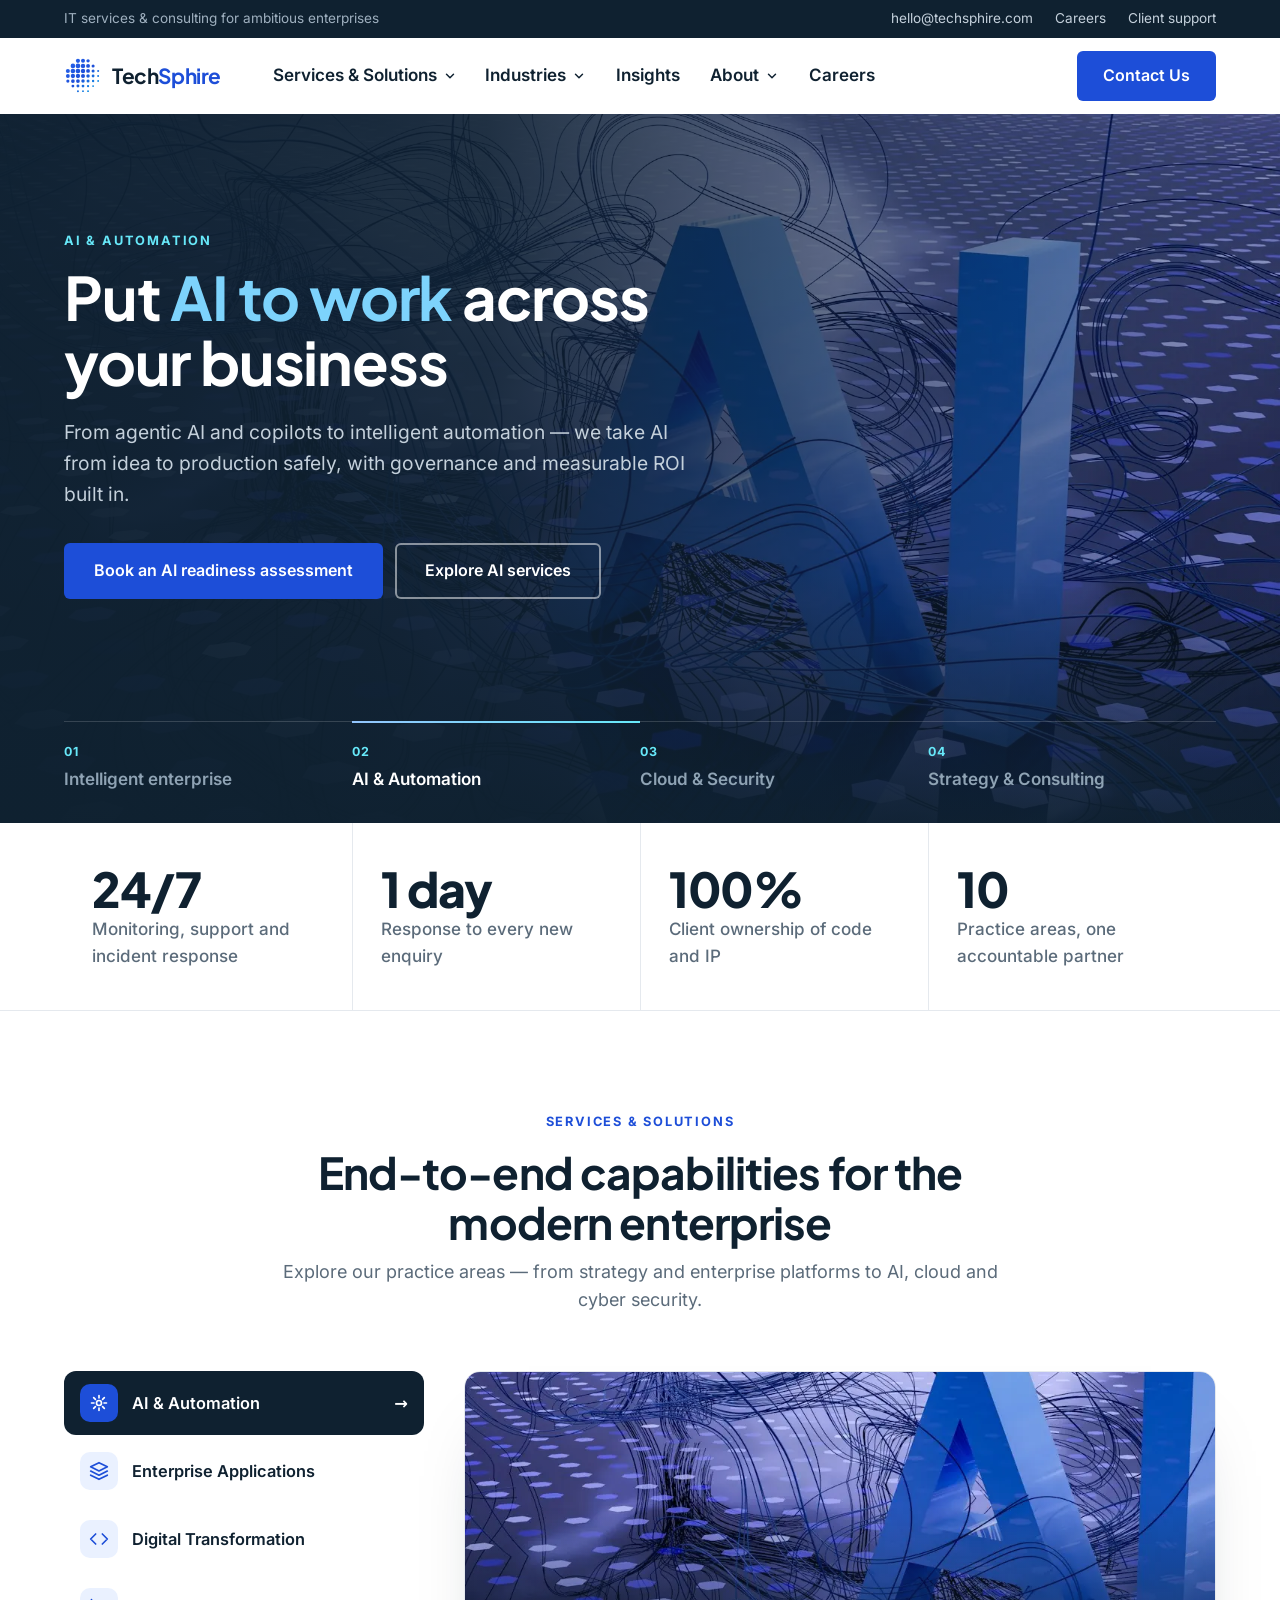
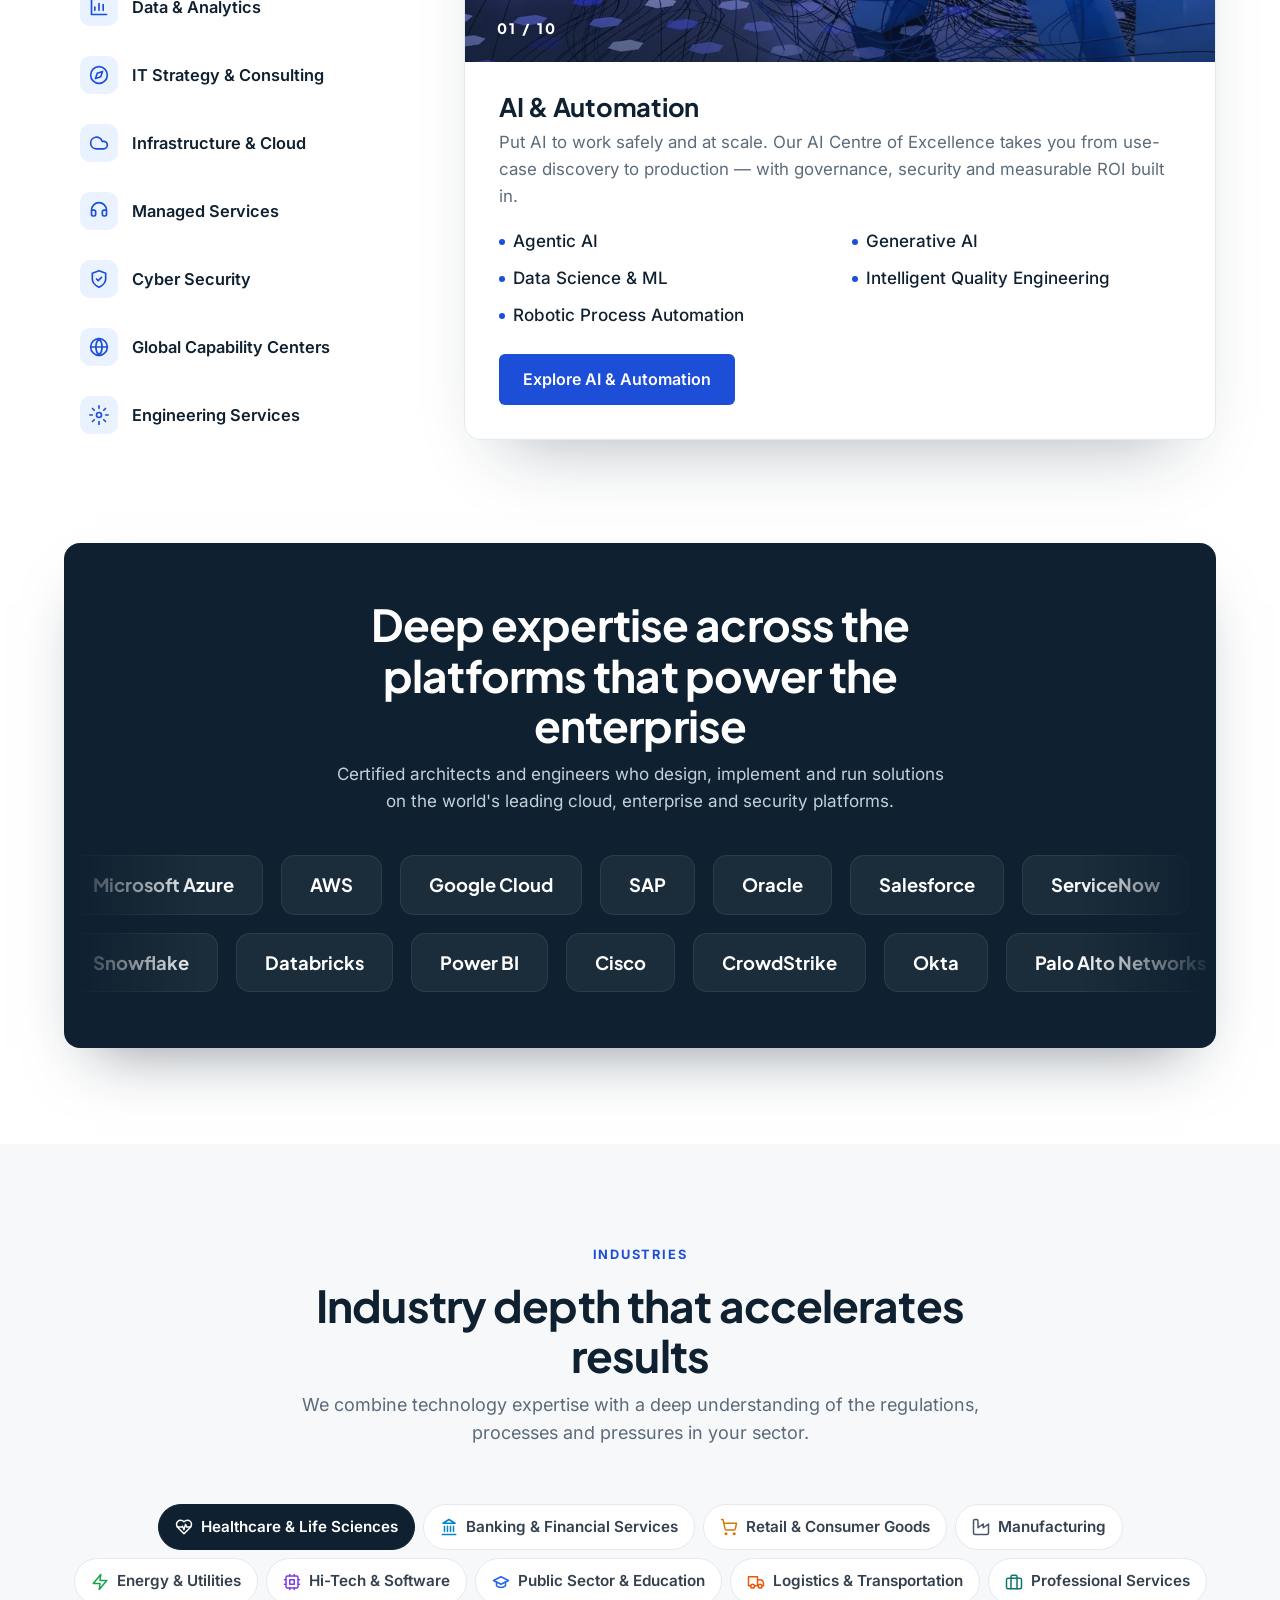
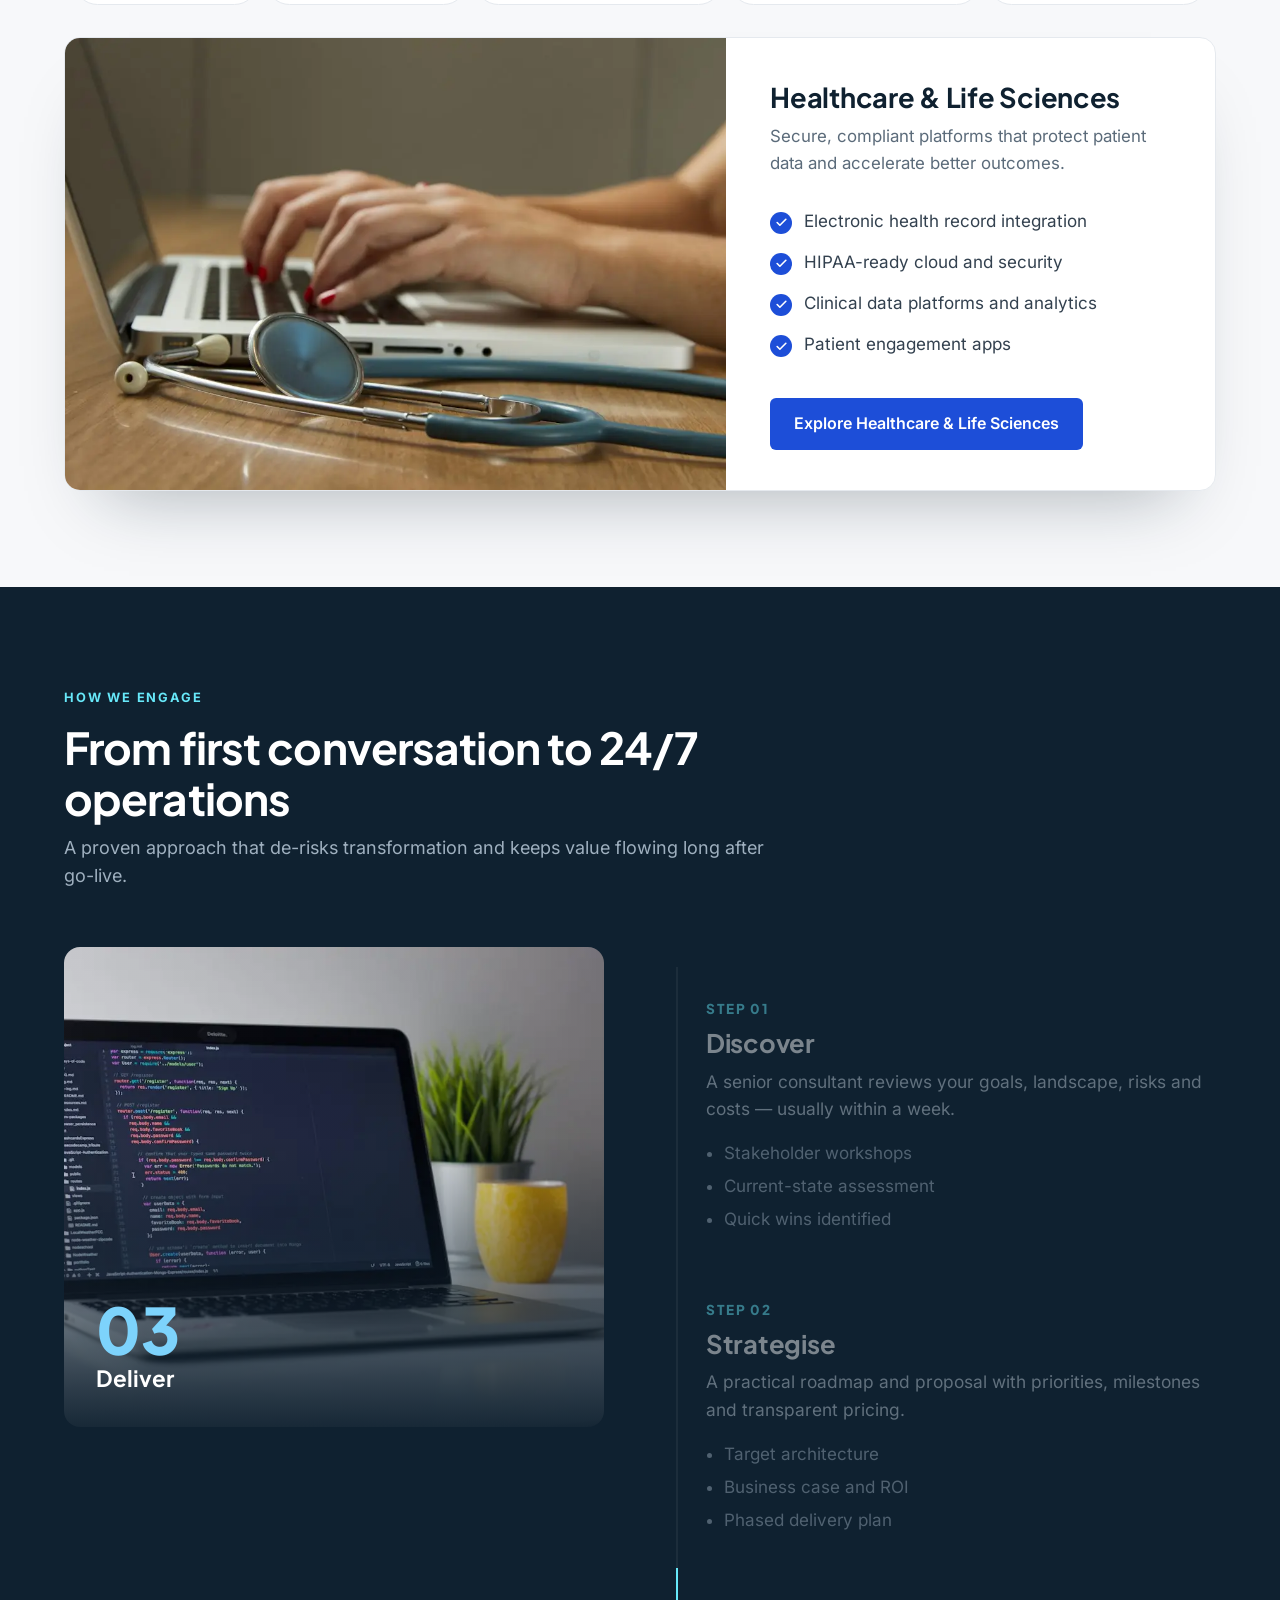
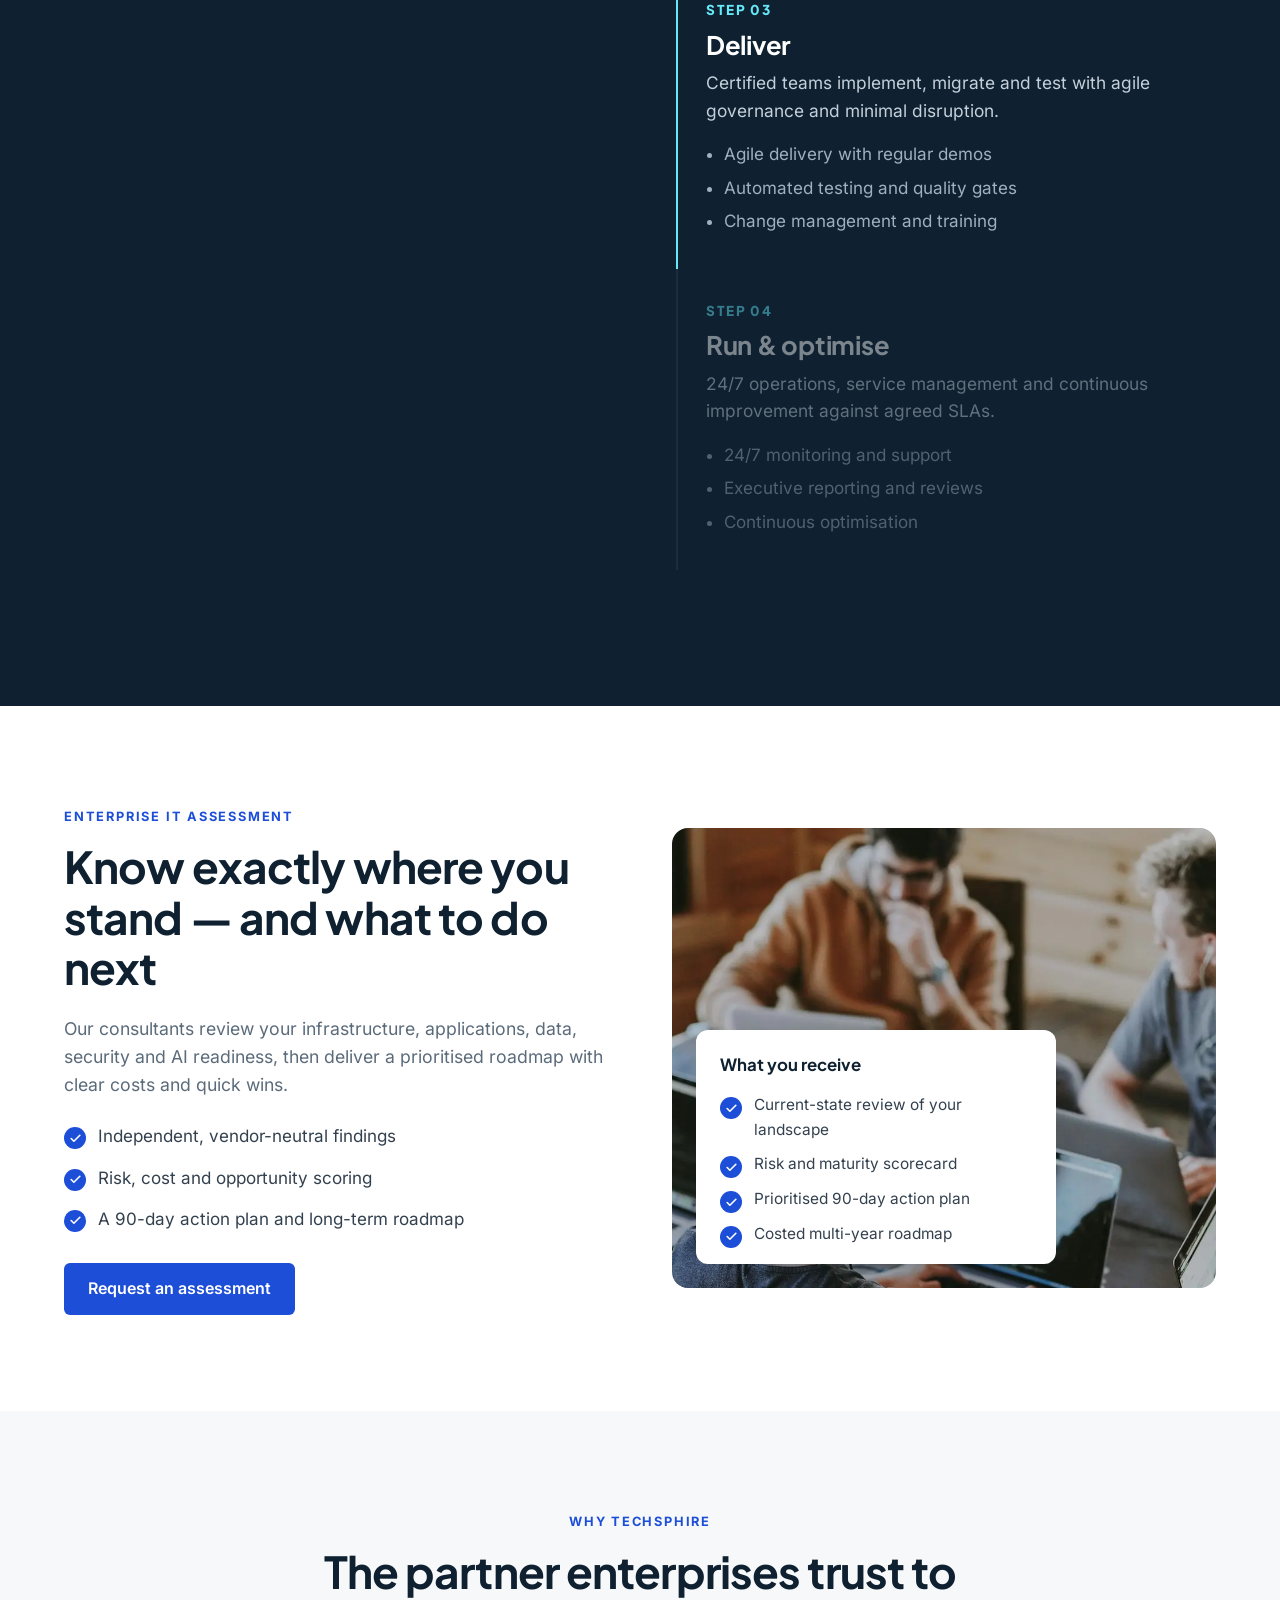
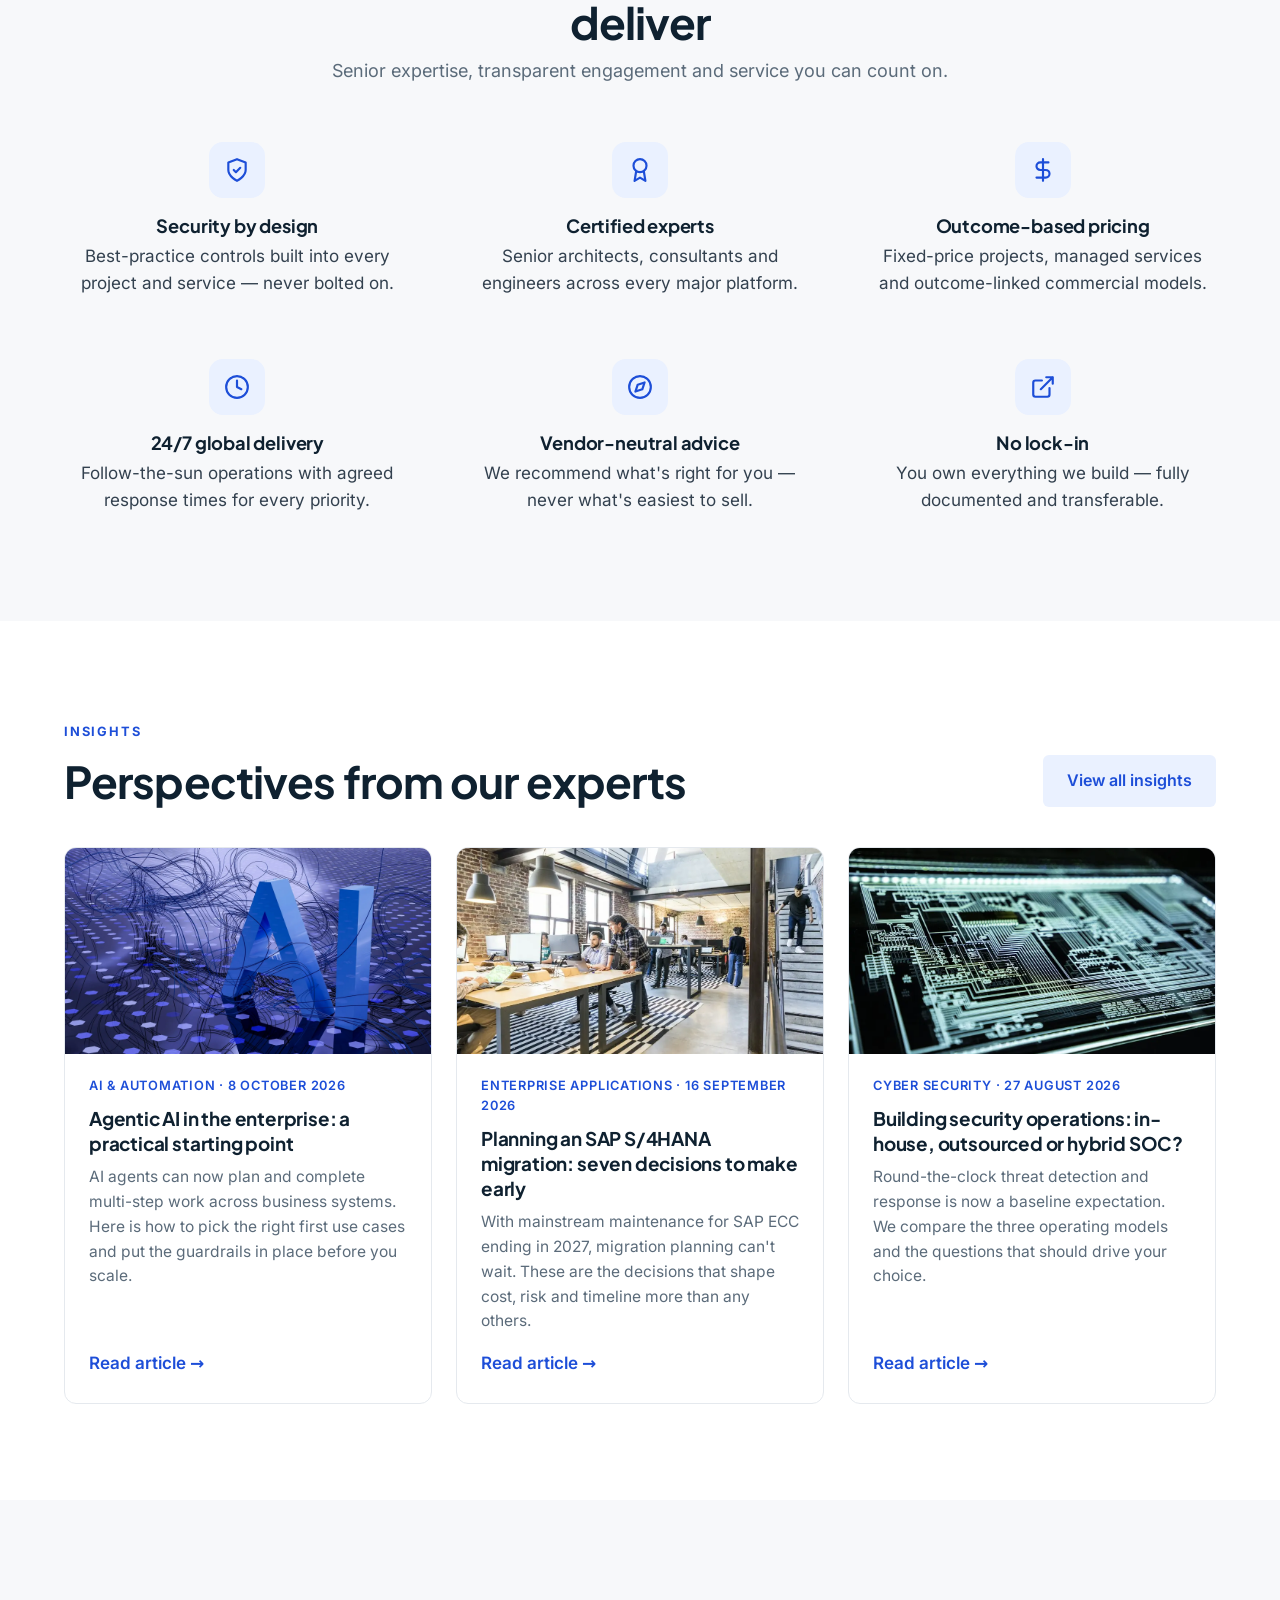
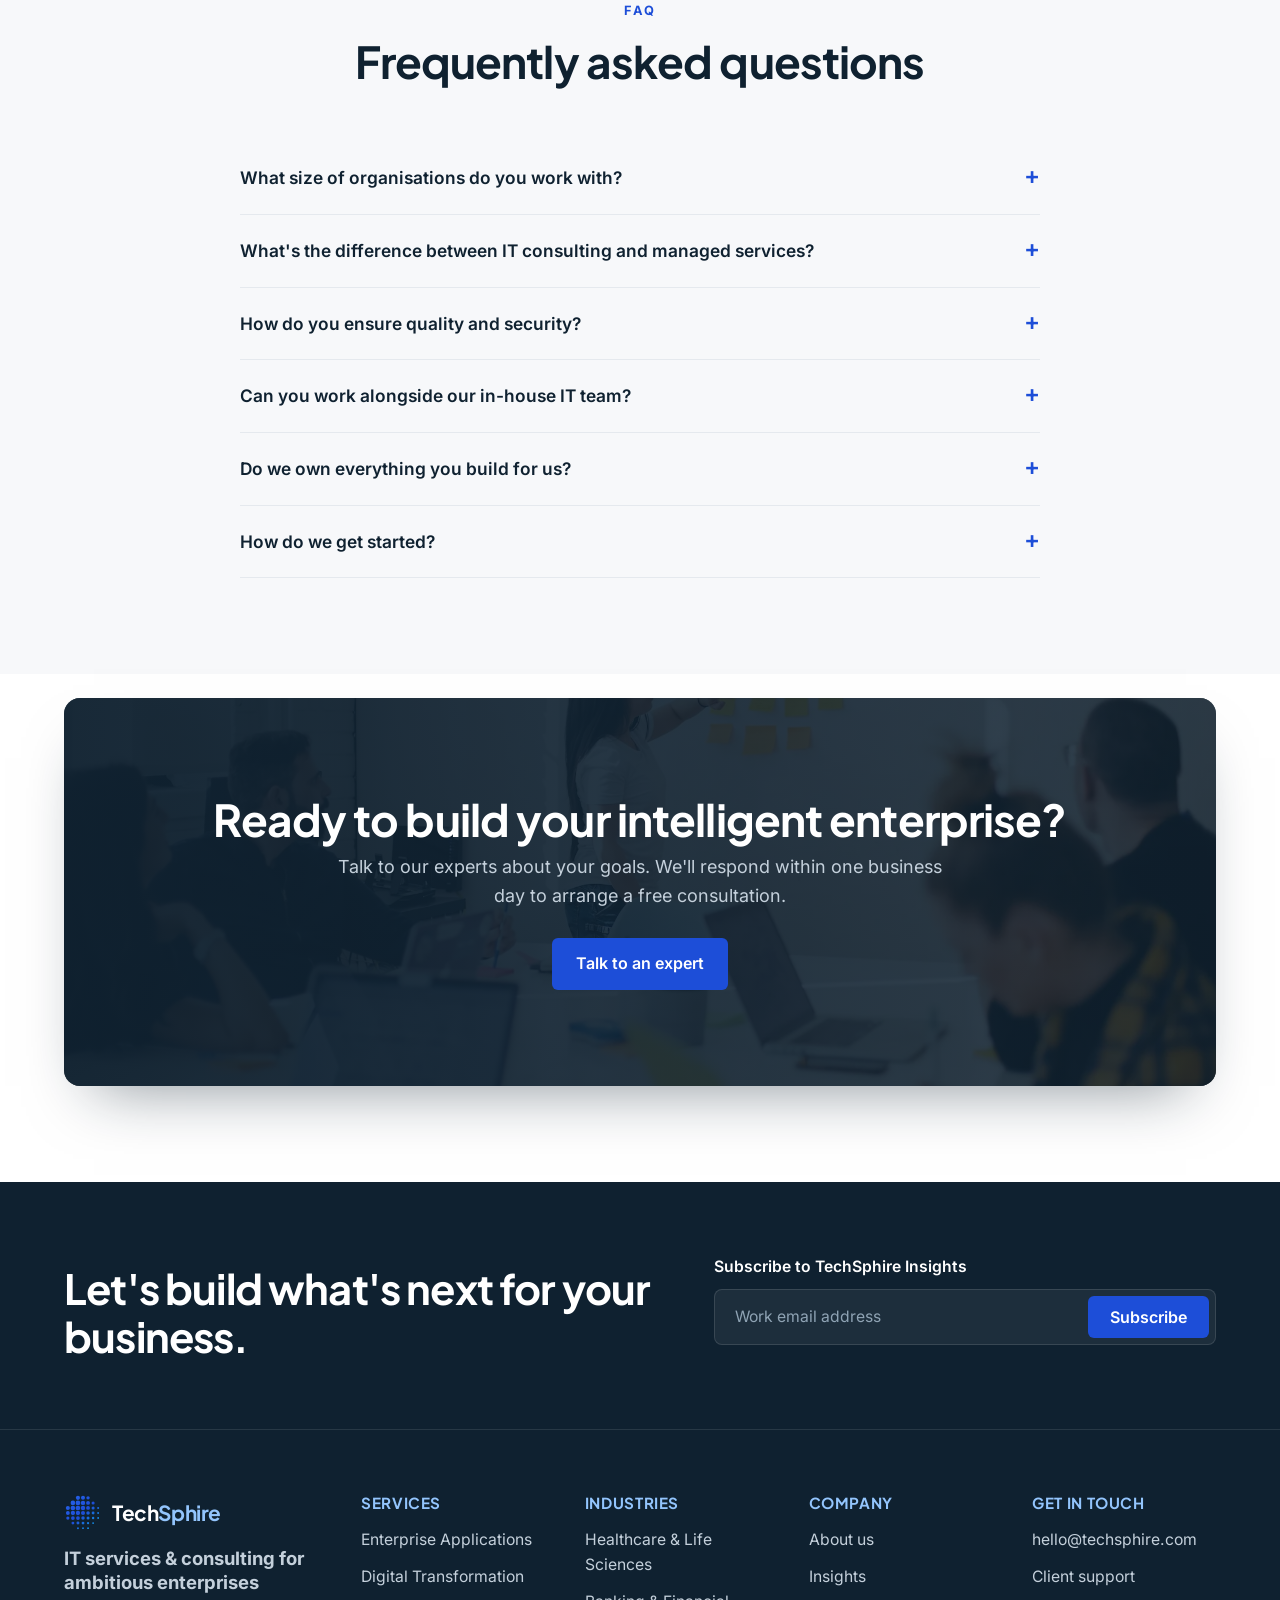
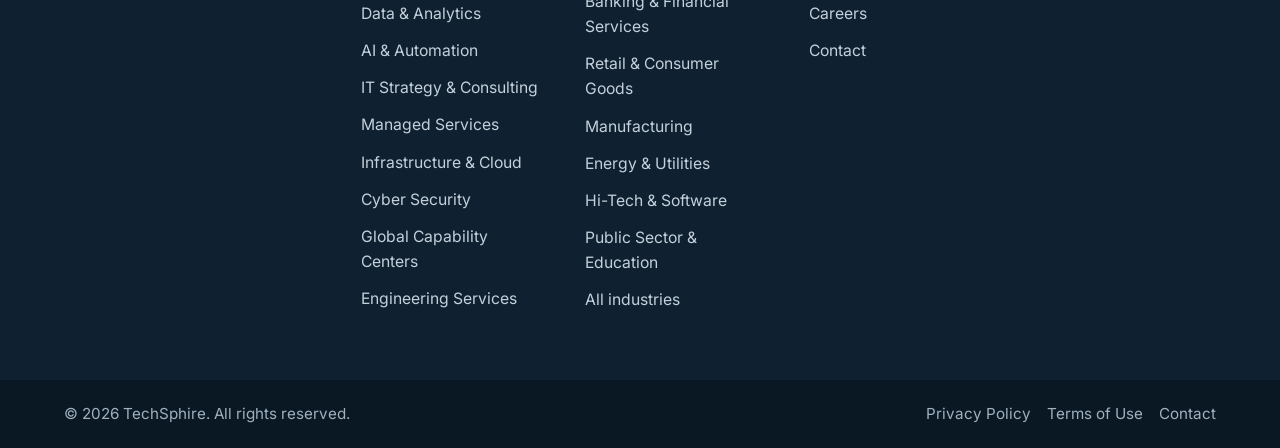
<file: index.html>
<!doctype html>
<html lang="en" class="no-js">
<head>
  <meta charset="utf-8">
  <meta name="viewport" content="width=device-width, initial-scale=1">
  <title>TechSphire — IT Services &amp; Consulting for the Intelligent Enterprise</title>
  <meta name="description" content="TechSphire is an IT services and consulting company: enterprise applications, digital transformation, data &amp; AI, cloud, cyber security, managed services and more.">
  <link rel="canonical" href="https://www.techsphire.com/">
  <meta property="og:site_name" content="TechSphire">
  <meta property="og:title" content="TechSphire — IT Services &amp; Consulting for the Intelligent Enterprise">
  <meta property="og:description" content="TechSphire is an IT services and consulting company: enterprise applications, digital transformation, data &amp; AI, cloud, cyber security, managed services and more.">
  <meta property="og:type" content="website">
  <meta property="og:url" content="https://www.techsphire.com/">
  <meta property="og:image" content="https://www.techsphire.com/assets/img/og-image.png">
  <meta name="twitter:card" content="summary_large_image">
  <meta name="theme-color" content="#0f2130">
  <link rel="icon" href="assets/img/logo-small.svg" type="image/svg+xml">
  <link rel="apple-touch-icon" href="assets/img/apple-touch-icon.png">
  <link rel="preload" href="assets/fonts/inter-latin.woff2" as="font" type="font/woff2" crossorigin>
  <link rel="stylesheet" href="assets/css/styles.css">
</head>
<body>
  <a class="skip-link" href="#main">Skip to content</a>

  <div class="topbar">
    <div class="container">
      <span>IT services &amp; consulting for ambitious enterprises</span>
      <nav aria-label="Utility">
        <a href="mailto:hello@techsphire.com">hello@techsphire.com</a>
        
        <a href="careers.html">Careers</a>
        <a href="contact.html#support">Client support</a>
      </nav>
    </div>
  </div>

  <header class="site-header">
    <nav class="container nav" aria-label="Main">
      <a class="logo" href="index.html" aria-label="TechSphire home"><img src="assets/img/logo-small.svg" alt="" width="38" height="38"><span>Tech<b>Sphire</b></span></a>
      <button class="nav-toggle" aria-label="Toggle menu" aria-expanded="false" aria-controls="nav-links">
        <svg viewBox="0 0 24 24" fill="none" stroke="currentColor" stroke-width="2" stroke-linecap="round" aria-hidden="true"><path d="M4 6h16M4 12h16M4 18h16"/></svg>
      </button>
      <ul class="nav-links" id="nav-links">
        <li class="has-drop">
          <button class="nav-trigger" aria-expanded="false">Services &amp; Solutions <svg viewBox="0 0 24 24" fill="none" stroke="currentColor" stroke-width="2.5" stroke-linecap="round" stroke-linejoin="round" aria-hidden="true"><path d="m6 9 6 6 6-6"/></svg></button>
          <div class="mega">
            <div class="container mega-grid"><div><div class="mega-group"><h4><a href="services.html#erp"><svg viewBox="0 0 24 24" fill="none" stroke="currentColor" stroke-width="2" stroke-linecap="round" stroke-linejoin="round" aria-hidden="true"><path d="m12 2 10 5-10 5L2 7z"/><path d="m2 17 10 5 10-5M2 12l10 5 10-5"/></svg>Enterprise Applications</a></h4><ul><li><a href="services.html#sap">SAP</a></li><li><a href="services.html#oracle">Oracle</a></li><li><a href="services.html#microsoft">Microsoft Dynamics 365</a></li><li><a href="services.html#enterprise-integration">Enterprise Integration</a></li><li><a href="services.html#servicenow">ServiceNow</a></li><li><a href="services.html#salesforce">Salesforce</a></li></ul></div><div class="mega-group"><h4><a href="services.html#digital"><svg viewBox="0 0 24 24" fill="none" stroke="currentColor" stroke-width="2" stroke-linecap="round" stroke-linejoin="round" aria-hidden="true"><path d="m16 18 6-6-6-6M8 6l-6 6 6 6"/></svg>Digital Transformation</a></h4><ul><li><a href="services.html#application-services">Application Services</a></li><li><a href="services.html#digital-services">Digital Services</a></li><li><a href="services.html#devops">DevOps</a></li><li><a href="services.html#product-engineering">Product Engineering</a></li><li><a href="services.html#iot">Internet of Things (IoT)</a></li><li><a href="services.html#experience-design">Experience Design</a></li></ul></div></div><div><div class="mega-group"><h4><a href="services.html#data"><svg viewBox="0 0 24 24" fill="none" stroke="currentColor" stroke-width="2" stroke-linecap="round" stroke-linejoin="round" aria-hidden="true"><path d="M3 3v18h18"/><path d="M7 16v-4M12 16V8M17 16v-7"/></svg>Data &amp; Analytics</a></h4><ul><li><a href="services.html#data-engineering">Data Engineering</a></li><li><a href="services.html#data-management">Data Management</a></li><li><a href="services.html#epm">Enterprise Performance Management (EPM)</a></li><li><a href="services.html#bi">BI &amp; Visualization</a></li></ul></div><div class="mega-group"><h4><a href="services.html#ai"><svg viewBox="0 0 24 24" fill="none" stroke="currentColor" stroke-width="2" stroke-linecap="round" stroke-linejoin="round" aria-hidden="true"><path d="M12 3v3M12 18v3M3 12h3M18 12h3M5.6 5.6l2.1 2.1M16.3 16.3l2.1 2.1M5.6 18.4l2.1-2.1M16.3 7.7l2.1-2.1"/><circle cx="12" cy="12" r="3"/></svg>AI &amp; Automation</a></h4><ul><li><a href="services.html#agentic-ai">Agentic AI</a></li><li><a href="services.html#generative-ai">Generative AI</a></li><li><a href="services.html#data-science">Data Science &amp; ML</a></li><li><a href="services.html#quality-engineering">Intelligent Quality Engineering</a></li><li><a href="services.html#rpa">Robotic Process Automation</a></li></ul></div><div class="mega-group"><h4><a href="services.html#gcc"><svg viewBox="0 0 24 24" fill="none" stroke="currentColor" stroke-width="2" stroke-linecap="round" stroke-linejoin="round" aria-hidden="true"><circle cx="12" cy="12" r="10"/><path d="M2 12h20M12 2a15 15 0 0 1 0 20M12 2a15 15 0 0 0 0 20"/></svg>Global Capability Centers</a></h4><ul><li><a href="services.html#gcc-setup">GCC Strategy &amp; Setup</a></li><li><a href="services.html#build-operate-transfer">Build-Operate-Transfer</a></li><li><a href="services.html#gcc-operations">GCC Operations &amp; Scaling</a></li></ul></div></div><div><div class="mega-group"><h4><a href="services.html#consulting"><svg viewBox="0 0 24 24" fill="none" stroke="currentColor" stroke-width="2" stroke-linecap="round" stroke-linejoin="round" aria-hidden="true"><circle cx="12" cy="12" r="10"/><path d="m16.24 7.76-2.12 6.36-6.36 2.12 2.12-6.36z"/></svg>IT Strategy &amp; Consulting</a></h4><ul><li><a href="services.html#it-strategy">IT Strategy &amp; Roadmaps</a></li><li><a href="services.html#transformation-advisory">Digital Transformation Advisory</a></li><li><a href="services.html#enterprise-architecture">Enterprise Architecture</a></li><li><a href="services.html#virtual-cio">Virtual CIO / CTO</a></li><li><a href="services.html#program-management">Program Management</a></li></ul></div><div class="mega-group"><h4><a href="services.html#managed"><svg viewBox="0 0 24 24" fill="none" stroke="currentColor" stroke-width="2" stroke-linecap="round" stroke-linejoin="round" aria-hidden="true"><path d="M3 11h3a2 2 0 0 1 2 2v3a2 2 0 0 1-2 2H5a2 2 0 0 1-2-2v-5a9 9 0 0 1 18 0v5a2 2 0 0 1-2 2h-1a2 2 0 0 1-2-2v-3a2 2 0 0 1 2-2h3"/></svg>Managed Services</a></h4><ul><li><a href="services.html#managed-it">Managed IT Services</a></li><li><a href="services.html#application-management">Application Management</a></li><li><a href="services.html#business-process">Business Process Services</a></li><li><a href="services.html#staffing">IT Staffing</a></li></ul></div><div class="mega-group"><h4><a href="services.html#engineering"><svg viewBox="0 0 24 24" fill="none" stroke="currentColor" stroke-width="2" stroke-linecap="round" stroke-linejoin="round" aria-hidden="true"><circle cx="12" cy="12" r="3"/><path d="M12 1v3M12 20v3M4.2 4.2l2.1 2.1M17.7 17.7l2.1 2.1M1 12h3M20 12h3M4.2 19.8l2.1-2.1M17.7 6.3l2.1-2.1"/></svg>Engineering Services</a></h4><ul><li><a href="services.html#plm">Product Lifecycle Management (PLM)</a></li><li><a href="services.html#product-design">Product Design &amp; Development</a></li><li><a href="services.html#mes">Manufacturing Execution Systems (MES)</a></li><li><a href="services.html#transformational-services">Transformational Services</a></li></ul></div></div><div><div class="mega-group"><h4><a href="services.html#cloud"><svg viewBox="0 0 24 24" fill="none" stroke="currentColor" stroke-width="2" stroke-linecap="round" stroke-linejoin="round" aria-hidden="true"><path d="M17.5 19H9a7 7 0 1 1 6.71-9h1.79a4.5 4.5 0 1 1 0 9Z"/></svg>Infrastructure &amp; Cloud</a></h4><ul><li><a href="services.html#service-desk">Service Desk &amp; Smart Hands</a></li><li><a href="services.html#data-center">Data Center Services</a></li><li><a href="services.html#multi-cloud">Multi-Cloud Services</a></li><li><a href="services.html#sre">Site Reliability Engineering (SRE)</a></li><li><a href="services.html#m365">Microsoft 365 Services</a></li><li><a href="services.html#noc">Network Operations Center (NOC)</a></li></ul></div><div class="mega-group"><h4><a href="services.html#security"><svg viewBox="0 0 24 24" fill="none" stroke="currentColor" stroke-width="2" stroke-linecap="round" stroke-linejoin="round" aria-hidden="true"><path d="M12 22s8-4 8-10V5l-8-3-8 3v7c0 6 8 10 8 10Z"/><path d="m9 12 2 2 4-4"/></svg>Cyber Security</a></h4><ul><li><a href="services.html#soc">Security Operations Center (SOC)</a></li><li><a href="services.html#iam">Identity &amp; Access Management (IAM)</a></li><li><a href="services.html#vulnerability">Vulnerability &amp; Penetration Testing</a></li><li><a href="services.html#grc">Governance, Risk &amp; Compliance</a></li></ul></div></div><div class="mega-promo">
                <img src="assets/img/photos/px-ai.webp" alt="" loading="lazy" width="260" height="130">
                <div><strong>AI Readiness Assessment</strong><p>Identify the AI use cases with the strongest business case for your organisation.</p><a href="contact.html">Request an assessment →</a></div>
              </div></div>
            <div class="mega-foot"><div class="container"><span>Advisory, implementation and managed services across 10 practice areas</span><a href="contact.html">Not sure where to start? Talk to an expert →</a></div></div>
          </div>
        </li>
        <li class="has-drop small">
          <button class="nav-trigger" aria-expanded="false">Industries <svg viewBox="0 0 24 24" fill="none" stroke="currentColor" stroke-width="2.5" stroke-linecap="round" stroke-linejoin="round" aria-hidden="true"><path d="m6 9 6 6 6-6"/></svg></button>
          <div class="dropdown"><a href="industries.html#healthcare">Healthcare &amp; Life Sciences</a><a href="industries.html#financial-services">Banking &amp; Financial Services</a><a href="industries.html#retail">Retail &amp; Consumer Goods</a><a href="industries.html#manufacturing">Manufacturing</a><a href="industries.html#energy">Energy &amp; Utilities</a><a href="industries.html#hi-tech">Hi-Tech &amp; Software</a><a href="industries.html#public-sector">Public Sector &amp; Education</a><a href="industries.html#logistics">Logistics &amp; Transportation</a><a href="industries.html#professional-services">Professional Services</a><a href="industries.html" style="color:var(--brand)">All industries →</a></div>
        </li>
        <li><a href="insights.html">Insights</a></li>
        <li class="has-drop small">
          <button class="nav-trigger" aria-expanded="false">About <svg viewBox="0 0 24 24" fill="none" stroke="currentColor" stroke-width="2.5" stroke-linecap="round" stroke-linejoin="round" aria-hidden="true"><path d="m6 9 6 6 6-6"/></svg></button>
          <div class="dropdown"><a href="about.html">About TechSphire<small>Our story, mission and values</small></a><a href="about.html#approach">Our approach<small>Advise, build and run</small></a><a href="insights.html">Insights<small>Perspectives from our experts</small></a><a href="careers.html">Careers<small>Join our team</small></a></div>
        </li>
        <li><a href="careers.html">Careers</a></li>
        <li class="nav-cta"><a class="btn btn-primary" href="contact.html">Contact Us</a></li>
      </ul>
    </nav>
  </header>

  <main id="main">
    <section class="hero-slider show-globe" data-slider aria-roledescription="carousel">
      <div class="slides">
          <div class="slide is-active" data-plain id="slide-0" role="tabpanel">
            <div class="slide-bg"></div>
            <div class="container slide-inner">
              <div class="slide-copy">
                <span class="eyebrow">IT services &amp; consulting</span>
                <h1>Engineering the <span class="grad-text">intelligent enterprise</span></h1>
                <p class="lead">TechSphire helps enterprises modernise core systems, harness data and AI, secure every layer and run technology at scale — with one accountable partner from strategy to 24/7 operations.</p>
                <div class="hero-actions">
                  <a class="btn btn-primary" href="contact.html">Talk to an expert</a>
                  <a class="btn btn-ghost" href="services.html">Explore services</a>
                </div>
              </div>
            </div>
          </div>
          <div class="slide" id="slide-1" role="tabpanel">
            <div class="slide-bg" style="background-image:url(assets/img/photos/hero-ai.webp)"></div>
            <div class="container slide-inner">
              <div class="slide-copy">
                <span class="eyebrow">AI &amp; automation</span>
                <h2>Put <span class="grad-text">AI to work</span> across your business</h2>
                <p class="lead">From agentic AI and copilots to intelligent automation — we take AI from idea to production safely, with governance and measurable ROI built in.</p>
                <div class="hero-actions">
                  <a class="btn btn-primary" href="contact.html">Book an AI readiness assessment</a>
                  <a class="btn btn-ghost" href="services.html#ai">Explore AI services</a>
                </div>
              </div>
            </div>
          </div>
          <div class="slide" id="slide-2" role="tabpanel">
            <div class="slide-bg" style="background-image:url(assets/img/photos/hero-cloud.webp)"></div>
            <div class="container slide-inner">
              <div class="slide-copy">
                <span class="eyebrow">Infrastructure, cloud &amp; cyber security</span>
                <h2>Resilient cloud. <span class="grad-text">Secure by design.</span></h2>
                <p class="lead">Migrate, modernise and operate across every major cloud — protected by a 24/7 Security Operations Center and identity-first security.</p>
                <div class="hero-actions">
                  <a class="btn btn-primary" href="contact.html">Talk to a cloud expert</a>
                  <a class="btn btn-ghost" href="services.html#cloud">Explore cloud &amp; security</a>
                </div>
              </div>
            </div>
          </div>
          <div class="slide" id="slide-3" role="tabpanel">
            <div class="slide-bg" style="background-image:url(assets/img/photos/hero-consulting.webp)"></div>
            <div class="container slide-inner">
              <div class="slide-copy">
                <span class="eyebrow">IT strategy &amp; consulting</span>
                <h2>Strategy that turns into <span class="grad-text">measurable results</span></h2>
                <p class="lead">Senior consultants align technology with your business goals — and stay accountable through delivery and beyond.</p>
                <div class="hero-actions">
                  <a class="btn btn-primary" href="contact.html">Book a free consultation</a>
                  <a class="btn btn-ghost" href="about.html#approach">Our approach</a>
                </div>
              </div>
            </div>
          </div>
      </div>
      <div class="globe-wrap" aria-hidden="true"><canvas id="globe"></canvas></div>
      <div class="slider-tabs"><div class="container" role="tablist"><button class="slider-tab is-active" role="tab" aria-selected="true" aria-controls="slide-0"><i></i><b>01</b><span>Intelligent enterprise</span></button><button class="slider-tab" role="tab" aria-selected="false" aria-controls="slide-1"><i></i><b>02</b><span>AI &amp; Automation</span></button><button class="slider-tab" role="tab" aria-selected="false" aria-controls="slide-2"><i></i><b>03</b><span>Cloud &amp; Security</span></button><button class="slider-tab" role="tab" aria-selected="false" aria-controls="slide-3"><i></i><b>04</b><span>Strategy &amp; Consulting</span></button></div></div>
    </section>

    <section class="stats-band">
      <div class="container">
        <div class="stat"><strong>24/7</strong><span>Monitoring, support and incident response</span></div>
        <div class="stat"><strong>1 day</strong><span>Response to every new enquiry</span></div>
        <div class="stat"><strong data-count="100" data-suffix="%">100%</strong><span>Client ownership of code and IP</span></div>
        <div class="stat"><strong data-count="10">10</strong><span>Practice areas, one accountable partner</span></div>
      </div>
    </section>

    <section class="section">
      <div class="container">
        <div class="section-head center reveal">
          <span class="eyebrow">Services &amp; solutions</span>
          <h2>End-to-end capabilities for the modern enterprise</h2>
          <p>Explore our practice areas — from strategy and enterprise platforms to AI, cloud and cyber security.</p>
        </div>
        <div class="explorer reveal" data-tabs data-hover>
          <div class="ex-list" role="tablist">
            <button class="ex-tab is-active" role="tab" data-tab="ai" aria-selected="true"><span class="ex-ic"><svg viewBox="0 0 24 24" fill="none" stroke="currentColor" stroke-width="2" stroke-linecap="round" stroke-linejoin="round" aria-hidden="true"><path d="M12 3v3M12 18v3M3 12h3M18 12h3M5.6 5.6l2.1 2.1M16.3 16.3l2.1 2.1M5.6 18.4l2.1-2.1M16.3 7.7l2.1-2.1"/><circle cx="12" cy="12" r="3"/></svg></span>AI &amp; Automation</button>
            <button class="ex-tab" role="tab" data-tab="erp" aria-selected="false"><span class="ex-ic"><svg viewBox="0 0 24 24" fill="none" stroke="currentColor" stroke-width="2" stroke-linecap="round" stroke-linejoin="round" aria-hidden="true"><path d="m12 2 10 5-10 5L2 7z"/><path d="m2 17 10 5 10-5M2 12l10 5 10-5"/></svg></span>Enterprise Applications</button>
            <button class="ex-tab" role="tab" data-tab="digital" aria-selected="false"><span class="ex-ic"><svg viewBox="0 0 24 24" fill="none" stroke="currentColor" stroke-width="2" stroke-linecap="round" stroke-linejoin="round" aria-hidden="true"><path d="m16 18 6-6-6-6M8 6l-6 6 6 6"/></svg></span>Digital Transformation</button>
            <button class="ex-tab" role="tab" data-tab="data" aria-selected="false"><span class="ex-ic"><svg viewBox="0 0 24 24" fill="none" stroke="currentColor" stroke-width="2" stroke-linecap="round" stroke-linejoin="round" aria-hidden="true"><path d="M3 3v18h18"/><path d="M7 16v-4M12 16V8M17 16v-7"/></svg></span>Data &amp; Analytics</button>
            <button class="ex-tab" role="tab" data-tab="consulting" aria-selected="false"><span class="ex-ic"><svg viewBox="0 0 24 24" fill="none" stroke="currentColor" stroke-width="2" stroke-linecap="round" stroke-linejoin="round" aria-hidden="true"><circle cx="12" cy="12" r="10"/><path d="m16.24 7.76-2.12 6.36-6.36 2.12 2.12-6.36z"/></svg></span>IT Strategy &amp; Consulting</button>
            <button class="ex-tab" role="tab" data-tab="cloud" aria-selected="false"><span class="ex-ic"><svg viewBox="0 0 24 24" fill="none" stroke="currentColor" stroke-width="2" stroke-linecap="round" stroke-linejoin="round" aria-hidden="true"><path d="M17.5 19H9a7 7 0 1 1 6.71-9h1.79a4.5 4.5 0 1 1 0 9Z"/></svg></span>Infrastructure &amp; Cloud</button>
            <button class="ex-tab" role="tab" data-tab="managed" aria-selected="false"><span class="ex-ic"><svg viewBox="0 0 24 24" fill="none" stroke="currentColor" stroke-width="2" stroke-linecap="round" stroke-linejoin="round" aria-hidden="true"><path d="M3 11h3a2 2 0 0 1 2 2v3a2 2 0 0 1-2 2H5a2 2 0 0 1-2-2v-5a9 9 0 0 1 18 0v5a2 2 0 0 1-2 2h-1a2 2 0 0 1-2-2v-3a2 2 0 0 1 2-2h3"/></svg></span>Managed Services</button>
            <button class="ex-tab" role="tab" data-tab="security" aria-selected="false"><span class="ex-ic"><svg viewBox="0 0 24 24" fill="none" stroke="currentColor" stroke-width="2" stroke-linecap="round" stroke-linejoin="round" aria-hidden="true"><path d="M12 22s8-4 8-10V5l-8-3-8 3v7c0 6 8 10 8 10Z"/><path d="m9 12 2 2 4-4"/></svg></span>Cyber Security</button>
            <button class="ex-tab" role="tab" data-tab="gcc" aria-selected="false"><span class="ex-ic"><svg viewBox="0 0 24 24" fill="none" stroke="currentColor" stroke-width="2" stroke-linecap="round" stroke-linejoin="round" aria-hidden="true"><circle cx="12" cy="12" r="10"/><path d="M2 12h20M12 2a15 15 0 0 1 0 20M12 2a15 15 0 0 0 0 20"/></svg></span>Global Capability Centers</button>
            <button class="ex-tab" role="tab" data-tab="engineering" aria-selected="false"><span class="ex-ic"><svg viewBox="0 0 24 24" fill="none" stroke="currentColor" stroke-width="2" stroke-linecap="round" stroke-linejoin="round" aria-hidden="true"><circle cx="12" cy="12" r="3"/><path d="M12 1v3M12 20v3M4.2 4.2l2.1 2.1M17.7 17.7l2.1 2.1M1 12h3M20 12h3M4.2 19.8l2.1-2.1M17.7 6.3l2.1-2.1"/></svg></span>Engineering Services</button>
          </div>
          <div class="ex-panels">
            <div class="ex-panel is-active" data-panel="ai" role="tabpanel">
              <div class="ex-media"><img src="assets/img/photos/px-ai.webp" alt="" loading="lazy" width="1000" height="680"><span class="num">01 / 10</span></div>
              <div class="ex-body">
                <h3>AI &amp; Automation</h3>
                <p>Put AI to work safely and at scale. Our AI Centre of Excellence takes you from use-case discovery to production — with governance, security and measurable ROI built in.</p>
                <ul><li><a href="services.html#agentic-ai">Agentic AI</a></li><li><a href="services.html#generative-ai">Generative AI</a></li><li><a href="services.html#data-science">Data Science &amp; ML</a></li><li><a href="services.html#quality-engineering">Intelligent Quality Engineering</a></li><li><a href="services.html#rpa">Robotic Process Automation</a></li></ul>
                <a class="btn btn-primary" style="border-radius:999px" href="services.html#ai">Explore AI &amp; Automation</a>
              </div>
            </div>
            <div class="ex-panel" data-panel="erp" role="tabpanel">
              <div class="ex-media"><img src="assets/img/photos/px-erp.webp" alt="" loading="lazy" width="1000" height="680"><span class="num">02 / 10</span></div>
              <div class="ex-body">
                <h3>Enterprise Applications</h3>
                <p>Modernise the core systems that run your business. We implement, upgrade, integrate and support the world's leading enterprise platforms — and connect them into one seamless landscape.</p>
                <ul><li><a href="services.html#sap">SAP</a></li><li><a href="services.html#oracle">Oracle</a></li><li><a href="services.html#microsoft">Microsoft Dynamics 365</a></li><li><a href="services.html#enterprise-integration">Enterprise Integration</a></li><li><a href="services.html#servicenow">ServiceNow</a></li><li><a href="services.html#salesforce">Salesforce</a></li></ul>
                <a class="btn btn-primary" style="border-radius:999px" href="services.html#erp">Explore Enterprise Applications</a>
              </div>
            </div>
            <div class="ex-panel" data-panel="digital" role="tabpanel">
              <div class="ex-media"><img src="assets/img/photos/px-digital.webp" alt="" loading="lazy" width="1000" height="680"><span class="num">03 / 10</span></div>
              <div class="ex-body">
                <h3>Digital Transformation</h3>
                <p>Reimagine how you serve customers and run operations. Our engineering teams design, build and modernise digital products that are secure, scalable and a pleasure to use.</p>
                <ul><li><a href="services.html#application-services">Application Services</a></li><li><a href="services.html#digital-services">Digital Services</a></li><li><a href="services.html#devops">DevOps</a></li><li><a href="services.html#product-engineering">Product Engineering</a></li><li><a href="services.html#iot">Internet of Things (IoT)</a></li><li><a href="services.html#experience-design">Experience Design</a></li></ul>
                <a class="btn btn-primary" style="border-radius:999px" href="services.html#digital">Explore Digital Transformation</a>
              </div>
            </div>
            <div class="ex-panel" data-panel="data" role="tabpanel">
              <div class="ex-media"><img src="assets/img/photos/px-data.webp" alt="" loading="lazy" width="1000" height="680"><span class="num">04 / 10</span></div>
              <div class="ex-body">
                <h3>Data &amp; Analytics</h3>
                <p>Turn data into a competitive advantage. We build modern data platforms, establish governance you can trust and deliver insight to every decision-maker.</p>
                <ul><li><a href="services.html#data-engineering">Data Engineering</a></li><li><a href="services.html#data-management">Data Management</a></li><li><a href="services.html#epm">Enterprise Performance Management (EPM)</a></li><li><a href="services.html#bi">BI &amp; Visualization</a></li></ul>
                <a class="btn btn-primary" style="border-radius:999px" href="services.html#data">Explore Data &amp; Analytics</a>
              </div>
            </div>
            <div class="ex-panel" data-panel="consulting" role="tabpanel">
              <div class="ex-media"><img src="assets/img/photos/px-consulting.webp" alt="" loading="lazy" width="1000" height="680"><span class="num">05 / 10</span></div>
              <div class="ex-body">
                <h3>IT Strategy &amp; Consulting</h3>
                <p>Make confident technology decisions. Our senior consultants align IT with your business strategy and lead complex change from boardroom to delivery.</p>
                <ul><li><a href="services.html#it-strategy">IT Strategy &amp; Roadmaps</a></li><li><a href="services.html#transformation-advisory">Digital Transformation Advisory</a></li><li><a href="services.html#enterprise-architecture">Enterprise Architecture</a></li><li><a href="services.html#virtual-cio">Virtual CIO / CTO</a></li><li><a href="services.html#program-management">Program Management</a></li></ul>
                <a class="btn btn-primary" style="border-radius:999px" href="services.html#consulting">Explore IT Strategy &amp; Consulting</a>
              </div>
            </div>
            <div class="ex-panel" data-panel="cloud" role="tabpanel">
              <div class="ex-media"><img src="assets/img/photos/px-cloud.webp" alt="" loading="lazy" width="1000" height="680"><span class="num">06 / 10</span></div>
              <div class="ex-body">
                <h3>Infrastructure &amp; Cloud</h3>
                <p>Build on a foundation that never sleeps. We design, migrate and operate resilient infrastructure across data centres and every major cloud.</p>
                <ul><li><a href="services.html#service-desk">Service Desk &amp; Smart Hands</a></li><li><a href="services.html#data-center">Data Center Services</a></li><li><a href="services.html#multi-cloud">Multi-Cloud Services</a></li><li><a href="services.html#sre">Site Reliability Engineering (SRE)</a></li><li><a href="services.html#m365">Microsoft 365 Services</a></li><li><a href="services.html#noc">Network Operations Center (NOC)</a></li></ul>
                <a class="btn btn-primary" style="border-radius:999px" href="services.html#cloud">Explore Infrastructure &amp; Cloud</a>
              </div>
            </div>
            <div class="ex-panel" data-panel="managed" role="tabpanel">
              <div class="ex-media"><img src="assets/img/photos/px-managed.webp" alt="" loading="lazy" width="1000" height="680"><span class="num">07 / 10</span></div>
              <div class="ex-body">
                <h3>Managed Services</h3>
                <p>Hand day-to-day operations to a team that prevents problems before they happen — with predictable costs, clear service levels and continuous improvement.</p>
                <ul><li><a href="services.html#managed-it">Managed IT Services</a></li><li><a href="services.html#application-management">Application Management</a></li><li><a href="services.html#business-process">Business Process Services</a></li><li><a href="services.html#staffing">IT Staffing</a></li></ul>
                <a class="btn btn-primary" style="border-radius:999px" href="services.html#managed">Explore Managed Services</a>
              </div>
            </div>
            <div class="ex-panel" data-panel="security" role="tabpanel">
              <div class="ex-media"><img src="assets/img/photos/px-security.webp" alt="" loading="lazy" width="1000" height="680"><span class="num">08 / 10</span></div>
              <div class="ex-body">
                <h3>Cyber Security</h3>
                <p>Protect your people, data and reputation. Our security teams detect and stop threats around the clock and help you prove compliance to customers and regulators.</p>
                <ul><li><a href="services.html#soc">Security Operations Center (SOC)</a></li><li><a href="services.html#iam">Identity &amp; Access Management (IAM)</a></li><li><a href="services.html#vulnerability">Vulnerability &amp; Penetration Testing</a></li><li><a href="services.html#grc">Governance, Risk &amp; Compliance</a></li></ul>
                <a class="btn btn-primary" style="border-radius:999px" href="services.html#security">Explore Cyber Security</a>
              </div>
            </div>
            <div class="ex-panel" data-panel="gcc" role="tabpanel">
              <div class="ex-media"><img src="assets/img/photos/px-gcc.webp" alt="" loading="lazy" width="1000" height="680"><span class="num">09 / 10</span></div>
              <div class="ex-body">
                <h3>Global Capability Centers</h3>
                <p>Build world-class capability at scale. We help enterprises design, launch and run Global Capability Centers that become engines of innovation and efficiency.</p>
                <ul><li><a href="services.html#gcc-setup">GCC Strategy &amp; Setup</a></li><li><a href="services.html#build-operate-transfer">Build-Operate-Transfer</a></li><li><a href="services.html#gcc-operations">GCC Operations &amp; Scaling</a></li></ul>
                <a class="btn btn-primary" style="border-radius:999px" href="services.html#gcc">Explore Global Capability Centers</a>
              </div>
            </div>
            <div class="ex-panel" data-panel="engineering" role="tabpanel">
              <div class="ex-media"><img src="assets/img/photos/px-engineering.webp" alt="" loading="lazy" width="1000" height="680"><span class="num">10 / 10</span></div>
              <div class="ex-body">
                <h3>Engineering Services</h3>
                <p>Accelerate innovation from design to the shop floor. Our engineering services connect product data, design and manufacturing into one digital thread.</p>
                <ul><li><a href="services.html#plm">Product Lifecycle Management (PLM)</a></li><li><a href="services.html#product-design">Product Design &amp; Development</a></li><li><a href="services.html#mes">Manufacturing Execution Systems (MES)</a></li><li><a href="services.html#transformational-services">Transformational Services</a></li></ul>
                <a class="btn btn-primary" style="border-radius:999px" href="services.html#engineering">Explore Engineering Services</a>
              </div>
            </div>
          </div>
        </div>
      </div>
    </section>

    <section class="section" style="padding-top:0">
      <div class="container">
        <div class="marquee-panel reveal">
          <h2>Deep expertise across the platforms that power the enterprise</h2>
          <p>Certified architects and engineers who design, implement and run solutions on the world's leading cloud, enterprise and security platforms.</p>
          <div class="marquee" aria-label="Platforms we work with"><div class="marquee-track"><span>Microsoft Azure</span><span>AWS</span><span>Google Cloud</span><span>SAP</span><span>Oracle</span><span>Salesforce</span><span>ServiceNow</span><span>Microsoft 365</span><span>Microsoft Azure</span><span>AWS</span><span>Google Cloud</span><span>SAP</span><span>Oracle</span><span>Salesforce</span><span>ServiceNow</span><span>Microsoft 365</span></div></div>
          <div class="marquee reverse" aria-hidden="true"><div class="marquee-track"><span>Snowflake</span><span>Databricks</span><span>Power BI</span><span>Cisco</span><span>CrowdStrike</span><span>Okta</span><span>Palo Alto Networks</span><span>Kubernetes</span><span>Snowflake</span><span>Databricks</span><span>Power BI</span><span>Cisco</span><span>CrowdStrike</span><span>Okta</span><span>Palo Alto Networks</span><span>Kubernetes</span></div></div>
        </div>
      </div>
    </section>

    <section class="section section-alt">
      <div class="container">
        <div class="section-head center reveal">
          <span class="eyebrow">Industries</span>
          <h2>Industry depth that accelerates results</h2>
          <p>We combine technology expertise with a deep understanding of the regulations, processes and pressures in your sector.</p>
        </div>
        <div class="reveal" data-tabs>
          <div class="ind-tabs" role="tablist"><button class="ind-tab is-active" role="tab" data-tab="healthcare" aria-selected="true" style="--c:#e11d48"><svg viewBox="0 0 24 24" fill="none" stroke="currentColor" stroke-width="2" stroke-linecap="round" stroke-linejoin="round" aria-hidden="true"><path d="M19 14c1.49-1.46 3-3.21 3-5.5A5.5 5.5 0 0 0 16.5 3c-1.76 0-3 .5-4.5 2-1.5-1.5-2.74-2-4.5-2A5.5 5.5 0 0 0 2 8.5c0 2.3 1.5 4.05 3 5.5l7 7Z"/><path d="M3.22 12H9.5l.5-1 2 4.5 2-7 1.5 3.5h5.27"/></svg>Healthcare &amp; Life Sciences</button><button class="ind-tab" role="tab" data-tab="financial-services" aria-selected="false" style="--c:#0284c7"><svg viewBox="0 0 24 24" fill="none" stroke="currentColor" stroke-width="2" stroke-linecap="round" stroke-linejoin="round" aria-hidden="true"><path d="M3 22h18M6 18v-7M10 18v-7M14 18v-7M18 18v-7M12 2l8 5H4z"/></svg>Banking &amp; Financial Services</button><button class="ind-tab" role="tab" data-tab="retail" aria-selected="false" style="--c:#d97706"><svg viewBox="0 0 24 24" fill="none" stroke="currentColor" stroke-width="2" stroke-linecap="round" stroke-linejoin="round" aria-hidden="true"><circle cx="8" cy="21" r="1"/><circle cx="19" cy="21" r="1"/><path d="M2.05 2.05h2l2.66 12.42a2 2 0 0 0 2 1.58h9.78a2 2 0 0 0 1.95-1.57l1.65-7.43H5.12"/></svg>Retail &amp; Consumer Goods</button><button class="ind-tab" role="tab" data-tab="manufacturing" aria-selected="false" style="--c:#475569"><svg viewBox="0 0 24 24" fill="none" stroke="currentColor" stroke-width="2" stroke-linecap="round" stroke-linejoin="round" aria-hidden="true"><path d="M2 20a2 2 0 0 0 2 2h16a2 2 0 0 0 2-2V8l-7 5V8l-7 5V4a2 2 0 0 0-2-2H4a2 2 0 0 0-2 2Z"/></svg>Manufacturing</button><button class="ind-tab" role="tab" data-tab="energy" aria-selected="false" style="--c:#16a34a"><svg viewBox="0 0 24 24" fill="none" stroke="currentColor" stroke-width="2" stroke-linecap="round" stroke-linejoin="round" aria-hidden="true"><path d="M13 2 3 14h9l-1 8 10-12h-9l1-8z"/></svg>Energy &amp; Utilities</button><button class="ind-tab" role="tab" data-tab="hi-tech" aria-selected="false" style="--c:#7c3aed"><svg viewBox="0 0 24 24" fill="none" stroke="currentColor" stroke-width="2" stroke-linecap="round" stroke-linejoin="round" aria-hidden="true"><rect x="4" y="4" width="16" height="16" rx="2"/><rect x="9" y="9" width="6" height="6"/><path d="M15 2v2M15 20v2M2 15h2M2 9h2M20 15h2M20 9h2M9 2v2M9 20v2"/></svg>Hi-Tech &amp; Software</button><button class="ind-tab" role="tab" data-tab="public-sector" aria-selected="false" style="--c:#2563eb"><svg viewBox="0 0 24 24" fill="none" stroke="currentColor" stroke-width="2" stroke-linecap="round" stroke-linejoin="round" aria-hidden="true"><path d="M22 10 12 5 2 10l10 5 10-5z"/><path d="M6 12v5c3 3 9 3 12 0v-5"/></svg>Public Sector &amp; Education</button><button class="ind-tab" role="tab" data-tab="logistics" aria-selected="false" style="--c:#ea580c"><svg viewBox="0 0 24 24" fill="none" stroke="currentColor" stroke-width="2" stroke-linecap="round" stroke-linejoin="round" aria-hidden="true"><path d="M10 17h4V5H2v12h3M20 17h2v-3.34a4 4 0 0 0-1.17-2.83L19 9h-5v8h1"/><circle cx="7.5" cy="17.5" r="2.5"/><circle cx="17.5" cy="17.5" r="2.5"/></svg>Logistics &amp; Transportation</button><button class="ind-tab" role="tab" data-tab="professional-services" aria-selected="false" style="--c:#0f766e"><svg viewBox="0 0 24 24" fill="none" stroke="currentColor" stroke-width="2" stroke-linecap="round" stroke-linejoin="round" aria-hidden="true"><rect x="2" y="7" width="20" height="14" rx="2"/><path d="M16 21V5a2 2 0 0 0-2-2h-4a2 2 0 0 0-2 2v16"/></svg>Professional Services</button></div>
          <div class="ind-panel is-active" data-panel="healthcare" role="tabpanel">
            <img src="assets/img/photos/ind-healthcare.webp" alt="" loading="lazy" width="1100" height="720">
            <div class="ind-body">
              <h3>Healthcare &amp; Life Sciences</h3>
              <p>Secure, compliant platforms that protect patient data and accelerate better outcomes.</p>
              <ul class="checklist"><li>Electronic health record integration</li><li>HIPAA-ready cloud and security</li><li>Clinical data platforms and analytics</li><li>Patient engagement apps</li></ul>
              <a class="btn btn-primary" href="industries.html#healthcare">Explore Healthcare &amp; Life Sciences</a>
            </div>
          </div>
          <div class="ind-panel" data-panel="financial-services" role="tabpanel">
            <img src="assets/img/photos/ind-financial-services.webp" alt="" loading="lazy" width="1100" height="720">
            <div class="ind-body">
              <h3>Banking &amp; Financial Services</h3>
              <p>Resilient, regulated technology for banks, insurers, wealth managers and fintechs.</p>
              <ul class="checklist"><li>Core modernisation and cloud migration</li><li>Fraud analytics and AI</li><li>Regulatory compliance and reporting</li><li>Digital onboarding and self-service</li></ul>
              <a class="btn btn-primary" href="industries.html#financial-services">Explore Banking &amp; Financial Services</a>
            </div>
          </div>
          <div class="ind-panel" data-panel="retail" role="tabpanel">
            <img src="assets/img/photos/ind-retail.webp" alt="" loading="lazy" width="1100" height="720">
            <div class="ind-body">
              <h3>Retail &amp; Consumer Goods</h3>
              <p>Omnichannel commerce, supply chain visibility and data-driven customer experiences.</p>
              <ul class="checklist"><li>E-commerce and order management</li><li>Demand forecasting with AI</li><li>Store and POS systems support</li><li>Customer data platforms</li></ul>
              <a class="btn btn-primary" href="industries.html#retail">Explore Retail &amp; Consumer Goods</a>
            </div>
          </div>
          <div class="ind-panel" data-panel="manufacturing" role="tabpanel">
            <img src="assets/img/photos/ind-manufacturing.webp" alt="" loading="lazy" width="1100" height="720">
            <div class="ind-body">
              <h3>Manufacturing</h3>
              <p>Connected operations from engineering and ERP to the shop floor.</p>
              <ul class="checklist"><li>ERP and MES implementation</li><li>PLM and digital thread</li><li>IoT and predictive maintenance</li><li>Supply chain analytics</li></ul>
              <a class="btn btn-primary" href="industries.html#manufacturing">Explore Manufacturing</a>
            </div>
          </div>
          <div class="ind-panel" data-panel="energy" role="tabpanel">
            <img src="assets/img/photos/ind-energy.webp" alt="" loading="lazy" width="1100" height="720">
            <div class="ind-body">
              <h3>Energy &amp; Utilities</h3>
              <p>Reliable, secure systems for generation, grid operations and customer service.</p>
              <ul class="checklist"><li>Asset and work management</li><li>OT and IT security</li><li>Smart metering data platforms</li><li>Field service mobility</li></ul>
              <a class="btn btn-primary" href="industries.html#energy">Explore Energy &amp; Utilities</a>
            </div>
          </div>
          <div class="ind-panel" data-panel="hi-tech" role="tabpanel">
            <img src="assets/img/photos/ind-hi-tech.webp" alt="" loading="lazy" width="1100" height="720">
            <div class="ind-body">
              <h3>Hi-Tech &amp; Software</h3>
              <p>Product engineering, platform scale and AI for technology companies.</p>
              <ul class="checklist"><li>SaaS product engineering</li><li>Cloud-native platforms and SRE</li><li>Quality engineering at scale</li><li>Generative AI features</li></ul>
              <a class="btn btn-primary" href="industries.html#hi-tech">Explore Hi-Tech &amp; Software</a>
            </div>
          </div>
          <div class="ind-panel" data-panel="public-sector" role="tabpanel">
            <img src="assets/img/photos/ind-public-sector.webp" alt="" loading="lazy" width="1100" height="720">
            <div class="ind-body">
              <h3>Public Sector &amp; Education</h3>
              <p>Cost-effective, secure digital services for government, education and non-profits.</p>
              <ul class="checklist"><li>Citizen and student portals</li><li>Cloud and Microsoft 365 adoption</li><li>Cybersecurity and compliance</li><li>Data and reporting platforms</li></ul>
              <a class="btn btn-primary" href="industries.html#public-sector">Explore Public Sector &amp; Education</a>
            </div>
          </div>
          <div class="ind-panel" data-panel="logistics" role="tabpanel">
            <img src="assets/img/photos/ind-logistics.webp" alt="" loading="lazy" width="1100" height="720">
            <div class="ind-body">
              <h3>Logistics &amp; Transportation</h3>
              <p>Real-time visibility, integration and automation that keep goods moving.</p>
              <ul class="checklist"><li>Transport and warehouse systems</li><li>Track-and-trace and IoT</li><li>Partner and EDI integration</li><li>Route and capacity optimisation</li></ul>
              <a class="btn btn-primary" href="industries.html#logistics">Explore Logistics &amp; Transportation</a>
            </div>
          </div>
          <div class="ind-panel" data-panel="professional-services" role="tabpanel">
            <img src="assets/img/photos/ind-professional-services.webp" alt="" loading="lazy" width="1100" height="720">
            <div class="ind-body">
              <h3>Professional Services</h3>
              <p>Secure, efficient IT for legal, accounting and consulting firms.</p>
              <ul class="checklist"><li>Managed IT and 24/7 support</li><li>Document and knowledge management</li><li>Client portals and automation</li><li>Data protection and compliance</li></ul>
              <a class="btn btn-primary" href="industries.html#professional-services">Explore Professional Services</a>
            </div>
          </div>
        </div>
      </div>
    </section>

    <section class="section story-sec">
      <div class="container">
        <div class="section-head reveal">
          <span class="eyebrow">How we engage</span>
          <h2>From first conversation to 24/7 operations</h2>
          <p>A proven approach that de-risks transformation and keeps value flowing long after go-live.</p>
        </div>
        <div class="story">
          <div class="story-visual" aria-hidden="true">
            <div class="sv-item is-active">
              <img src="assets/img/photos/px-consulting.webp" alt="" loading="lazy" width="1000" height="680">
              <div class="sv-cap"><b>01</b><span>Discover</span></div>
            </div>
            <div class="sv-item">
              <img src="assets/img/photos/px-data.webp" alt="" loading="lazy" width="1000" height="680">
              <div class="sv-cap"><b>02</b><span>Strategise</span></div>
            </div>
            <div class="sv-item">
              <img src="assets/img/photos/px-digital.webp" alt="" loading="lazy" width="1000" height="680">
              <div class="sv-cap"><b>03</b><span>Deliver</span></div>
            </div>
            <div class="sv-item">
              <img src="assets/img/photos/px-managed.webp" alt="" loading="lazy" width="1000" height="680">
              <div class="sv-cap"><b>04</b><span>Run &amp; optimise</span></div>
            </div>
          </div>
          <div class="story-steps">
            <div class="story-step is-active">
              <span class="num">STEP 01</span>
              <h3>Discover</h3>
              <p>A senior consultant reviews your goals, landscape, risks and costs — usually within a week.</p>
              <ul><li>Stakeholder workshops</li><li>Current-state assessment</li><li>Quick wins identified</li></ul>
            </div>
            <div class="story-step">
              <span class="num">STEP 02</span>
              <h3>Strategise</h3>
              <p>A practical roadmap and proposal with priorities, milestones and transparent pricing.</p>
              <ul><li>Target architecture</li><li>Business case and ROI</li><li>Phased delivery plan</li></ul>
            </div>
            <div class="story-step">
              <span class="num">STEP 03</span>
              <h3>Deliver</h3>
              <p>Certified teams implement, migrate and test with agile governance and minimal disruption.</p>
              <ul><li>Agile delivery with regular demos</li><li>Automated testing and quality gates</li><li>Change management and training</li></ul>
            </div>
            <div class="story-step">
              <span class="num">STEP 04</span>
              <h3>Run &amp; optimise</h3>
              <p>24/7 operations, service management and continuous improvement against agreed SLAs.</p>
              <ul><li>24/7 monitoring and support</li><li>Executive reporting and reviews</li><li>Continuous optimisation</li></ul>
            </div>
          </div>
        </div>
      </div>
    </section>

    <section class="section">
      <div class="container spotlight">
        <div class="reveal">
          <span class="eyebrow">Enterprise IT assessment</span>
          <h2>Know exactly where you stand — and what to do next</h2>
          <p style="color:var(--muted);font-size:1.1rem">Our consultants review your infrastructure, applications, data, security and AI readiness, then deliver a prioritised roadmap with clear costs and quick wins.</p>
          <ul class="checklist">
            <li>Independent, vendor-neutral findings</li>
            <li>Risk, cost and opportunity scoring</li>
            <li>A 90-day action plan and long-term roadmap</li>
          </ul>
          <div class="hero-actions" style="justify-content:flex-start"><a class="btn btn-primary" href="contact.html">Request an assessment</a></div>
        </div>
        <div class="spot-visual reveal">
          <img src="assets/img/photos/page-about.webp" alt="Consultants reviewing an IT assessment" loading="lazy" width="1920" height="800">
          <div class="spot-card">
            <strong>What you receive</strong>
            <ul class="checklist">
              <li>Current-state review of your landscape</li>
              <li>Risk and maturity scorecard</li>
              <li>Prioritised 90-day action plan</li>
              <li>Costed multi-year roadmap</li>
            </ul>
          </div>
        </div>
      </div>
    </section>

    <section class="section section-alt">
      <div class="container">
        <div class="section-head center reveal">
          <span class="eyebrow">Why TechSphire</span>
          <h2>The partner enterprises trust to deliver</h2>
          <p>Senior expertise, transparent engagement and service you can count on.</p>
        </div>
        <div class="features center stagger">
          <div class="feature reveal">
            <div class="f-icon"><svg viewBox="0 0 24 24" fill="none" stroke="currentColor" stroke-width="2" stroke-linecap="round" stroke-linejoin="round" aria-hidden="true"><path d="M12 22s8-4 8-10V5l-8-3-8 3v7c0 6 8 10 8 10Z"/><path d="m9 12 2 2 4-4"/></svg></div>
            <h3>Security by design</h3>
            <p>Best-practice controls built into every project and service — never bolted on.</p>
          </div>
          <div class="feature reveal">
            <div class="f-icon"><svg viewBox="0 0 24 24" fill="none" stroke="currentColor" stroke-width="2" stroke-linecap="round" stroke-linejoin="round" aria-hidden="true"><circle cx="12" cy="8" r="6"/><path d="M15.48 12.89 17 22l-5-3-5 3 1.52-9.11"/></svg></div>
            <h3>Certified experts</h3>
            <p>Senior architects, consultants and engineers across every major platform.</p>
          </div>
          <div class="feature reveal">
            <div class="f-icon"><svg viewBox="0 0 24 24" fill="none" stroke="currentColor" stroke-width="2" stroke-linecap="round" stroke-linejoin="round" aria-hidden="true"><path d="M12 2v20M17 5H9.5a3.5 3.5 0 0 0 0 7h5a3.5 3.5 0 0 1 0 7H6"/></svg></div>
            <h3>Outcome-based pricing</h3>
            <p>Fixed-price projects, managed services and outcome-linked commercial models.</p>
          </div>
          <div class="feature reveal">
            <div class="f-icon"><svg viewBox="0 0 24 24" fill="none" stroke="currentColor" stroke-width="2" stroke-linecap="round" stroke-linejoin="round" aria-hidden="true"><circle cx="12" cy="12" r="10"/><path d="M12 6v6l4 2"/></svg></div>
            <h3>24/7 global delivery</h3>
            <p>Follow-the-sun operations with agreed response times for every priority.</p>
          </div>
          <div class="feature reveal">
            <div class="f-icon"><svg viewBox="0 0 24 24" fill="none" stroke="currentColor" stroke-width="2" stroke-linecap="round" stroke-linejoin="round" aria-hidden="true"><circle cx="12" cy="12" r="10"/><path d="m16.24 7.76-2.12 6.36-6.36 2.12 2.12-6.36z"/></svg></div>
            <h3>Vendor-neutral advice</h3>
            <p>We recommend what's right for you — never what's easiest to sell.</p>
          </div>
          <div class="feature reveal">
            <div class="f-icon"><svg viewBox="0 0 24 24" fill="none" stroke="currentColor" stroke-width="2" stroke-linecap="round" stroke-linejoin="round" aria-hidden="true"><path d="M15 3h6v6M10 14 21 3M18 13v6a2 2 0 0 1-2 2H5a2 2 0 0 1-2-2V8a2 2 0 0 1 2-2h6"/></svg></div>
            <h3>No lock-in</h3>
            <p>You own everything we build — fully documented and transferable.</p>
          </div>
        </div>
      </div>
    </section>

    <section class="section">
      <div class="container">
        <div class="section-split reveal">
          <div><span class="eyebrow">Insights</span><h2>Perspectives from our experts</h2></div>
          <a class="btn btn-soft" href="insights.html">View all insights</a>
        </div>
        <div class="insight-grid stagger">
          <a class="insight-card reveal" href="insight-agentic-ai-enterprise-starting-point.html">
            <div class="ic-img"><img src="assets/img/photos/hero-ai.webp" alt="" loading="lazy" width="1000" height="680"></div>
            <div class="ic-text">
              <span class="ic-meta">AI &amp; Automation · 8 October 2026</span>
              <h3>Agentic AI in the enterprise: a practical starting point</h3>
              <p>AI agents can now plan and complete multi-step work across business systems. Here is how to pick the right first use cases and put the guardrails in place before you scale.</p>
              <span class="more">Read article →</span>
            </div>
          </a>
          <a class="insight-card reveal" href="insight-sap-s4hana-migration-decisions.html">
            <div class="ic-img"><img src="assets/img/photos/px-erp.webp" alt="" loading="lazy" width="1000" height="680"></div>
            <div class="ic-text">
              <span class="ic-meta">Enterprise Applications · 16 September 2026</span>
              <h3>Planning an SAP S/4HANA migration: seven decisions to make early</h3>
              <p>With mainstream maintenance for SAP ECC ending in 2027, migration planning can't wait. These are the decisions that shape cost, risk and timeline more than any others.</p>
              <span class="more">Read article →</span>
            </div>
          </a>
          <a class="insight-card reveal" href="insight-soc-in-house-outsourced-hybrid.html">
            <div class="ic-img"><img src="assets/img/photos/px-security.webp" alt="" loading="lazy" width="1000" height="680"></div>
            <div class="ic-text">
              <span class="ic-meta">Cyber Security · 27 August 2026</span>
              <h3>Building security operations: in-house, outsourced or hybrid SOC?</h3>
              <p>Round-the-clock threat detection and response is now a baseline expectation. We compare the three operating models and the questions that should drive your choice.</p>
              <span class="more">Read article →</span>
            </div>
          </a>
        </div>
      </div>
    </section>

    <section class="section section-alt">
      <div class="container">
        <div class="section-head center reveal">
          <span class="eyebrow">FAQ</span>
          <h2>Frequently asked questions</h2>
        </div>
        <div class="faq reveal">
          <details>
            <summary>What size of organisations do you work with?</summary>
            <p>We partner with organisations of every size — from fast-growing mid-market companies to global enterprises — scaling our teams and engagement model to fit your needs.</p>
          </details>
          <details>
            <summary>What's the difference between IT consulting and managed services?</summary>
            <p>IT consulting helps you decide what to do: strategy, architecture, roadmaps and major programmes. Managed services take care of running it day to day — monitoring, support, security and maintenance — under agreed service levels. Many clients use both.</p>
          </details>
          <details>
            <summary>How do you ensure quality and security?</summary>
            <p>Every engagement follows defined delivery and security practices: experienced leads, peer review, automated testing, least-privilege access and full documentation. We align with your own policies and compliance requirements.</p>
          </details>
          <details>
            <summary>Can you work alongside our in-house IT team?</summary>
            <p>Absolutely. We regularly co-deliver with internal teams — adding specialist skills, extra capacity, after-hours cover or a complete managed service — while you keep full control.</p>
          </details>
          <details>
            <summary>Do we own everything you build for us?</summary>
            <p>Yes. All code, configurations, documentation and credentials belong to you. We document everything so you're never locked in.</p>
          </details>
          <details>
            <summary>How do we get started?</summary>
            <p>Book a free consultation. We'll learn about your goals and current landscape, then send a clear proposal with scope, timeline and transparent pricing — no obligation.</p>
          </details>
        </div>
      </div>
    </section>

    <section class="section" style="padding-top:24px">
      <div class="container">
        <div class="cta photo-cta reveal">
          <div class="cta-photo" style="background-image:url(assets/img/photos/hero-consulting.webp)" aria-hidden="true"></div>
          <h2>Ready to build your intelligent enterprise?</h2>
          <p>Talk to our experts about your goals. We'll respond within one business day to arrange a free consultation.</p>
          <div class="hero-actions">
            <a class="btn btn-primary" href="contact.html">Talk to an expert</a>
          </div>
        </div>
      </div>
    </section>

    <script type="application/ld+json">{"@context": "https://schema.org", "@type": "Organization", "name": "TechSphire", "url": "https://www.techsphire.com", "logo": "https://www.techsphire.com/assets/img/logo-512.png", "email": "hello@techsphire.com", "sameAs": []}</script>
  </main>

  <footer class="site-footer">
    <div class="footer-top">
      <div class="container">
        <h2>Let's build what's next for your business.</h2>
        <!-- Add data-endpoint="https://formspree.io/f/your-id" to collect sign-ups directly. -->
        <form class="newsletter" id="newsletter" data-email="hello@techsphire.com" novalidate>
          <label for="nl-email">Subscribe to TechSphire Insights</label>
          <div class="nl-row">
            <input id="nl-email" name="email" type="email" placeholder="Work email address" autocomplete="email" required>
            <button class="btn btn-primary" type="submit">Subscribe</button>
          </div>
          <p class="nl-status" role="status" aria-live="polite"></p>
        </form>
      </div>
    </div>
    <div class="footer-main">
      <div class="container footer-grid wide">
        <div class="footer-brand">
          <a class="logo" href="index.html" aria-label="TechSphire home"><img src="assets/img/logo-small.svg" alt="" width="38" height="38"><span>Tech<b>Sphire</b></span></a>
          <p>IT services &amp; consulting for ambitious enterprises</p>
          
        </div>
        <div>
          <h4>Services</h4>
          <ul><li><a href="services.html#erp">Enterprise Applications</a></li><li><a href="services.html#digital">Digital Transformation</a></li><li><a href="services.html#data">Data &amp; Analytics</a></li><li><a href="services.html#ai">AI &amp; Automation</a></li><li><a href="services.html#consulting">IT Strategy &amp; Consulting</a></li><li><a href="services.html#managed">Managed Services</a></li><li><a href="services.html#cloud">Infrastructure &amp; Cloud</a></li><li><a href="services.html#security">Cyber Security</a></li><li><a href="services.html#gcc">Global Capability Centers</a></li><li><a href="services.html#engineering">Engineering Services</a></li></ul>
        </div>
        <div>
          <h4>Industries</h4>
          <ul><li><a href="industries.html#healthcare">Healthcare &amp; Life Sciences</a></li><li><a href="industries.html#financial-services">Banking &amp; Financial Services</a></li><li><a href="industries.html#retail">Retail &amp; Consumer Goods</a></li><li><a href="industries.html#manufacturing">Manufacturing</a></li><li><a href="industries.html#energy">Energy &amp; Utilities</a></li><li><a href="industries.html#hi-tech">Hi-Tech &amp; Software</a></li><li><a href="industries.html#public-sector">Public Sector &amp; Education</a></li><li><a href="industries.html">All industries</a></li></ul>
        </div>
        <div>
          <h4>Company</h4>
          <ul>
            <li><a href="about.html">About us</a></li>
            
            <li><a href="insights.html">Insights</a></li>
            <li><a href="careers.html">Careers</a></li>
            <li><a href="contact.html">Contact</a></li>
          </ul>
        </div>
        <div>
          <h4>Get in touch</h4>
          <ul>
            <li><a href="mailto:hello@techsphire.com">hello@techsphire.com</a></li>
            
            <li><a href="contact.html#support">Client support</a></li>
          </ul>
        </div>
      </div>
    </div>
    <div class="footer-bottom">
      <div class="container">
        <span>© <span data-year>2026</span> TechSphire. All rights reserved.</span>
        <nav aria-label="Legal"><a href="privacy.html">Privacy Policy</a><a href="terms.html">Terms of Use</a><a href="contact.html">Contact</a></nav>
      </div>
    </div>
  </footer>

  <div class="mobile-cta">
    <a class="btn btn-ghost" href="mailto:hello@techsphire.com">Email us</a>
    <a class="btn btn-primary" href="contact.html">Talk to an expert</a>
  </div>

  <script src="assets/js/main.js"></script>
</body>
</html>
</file>
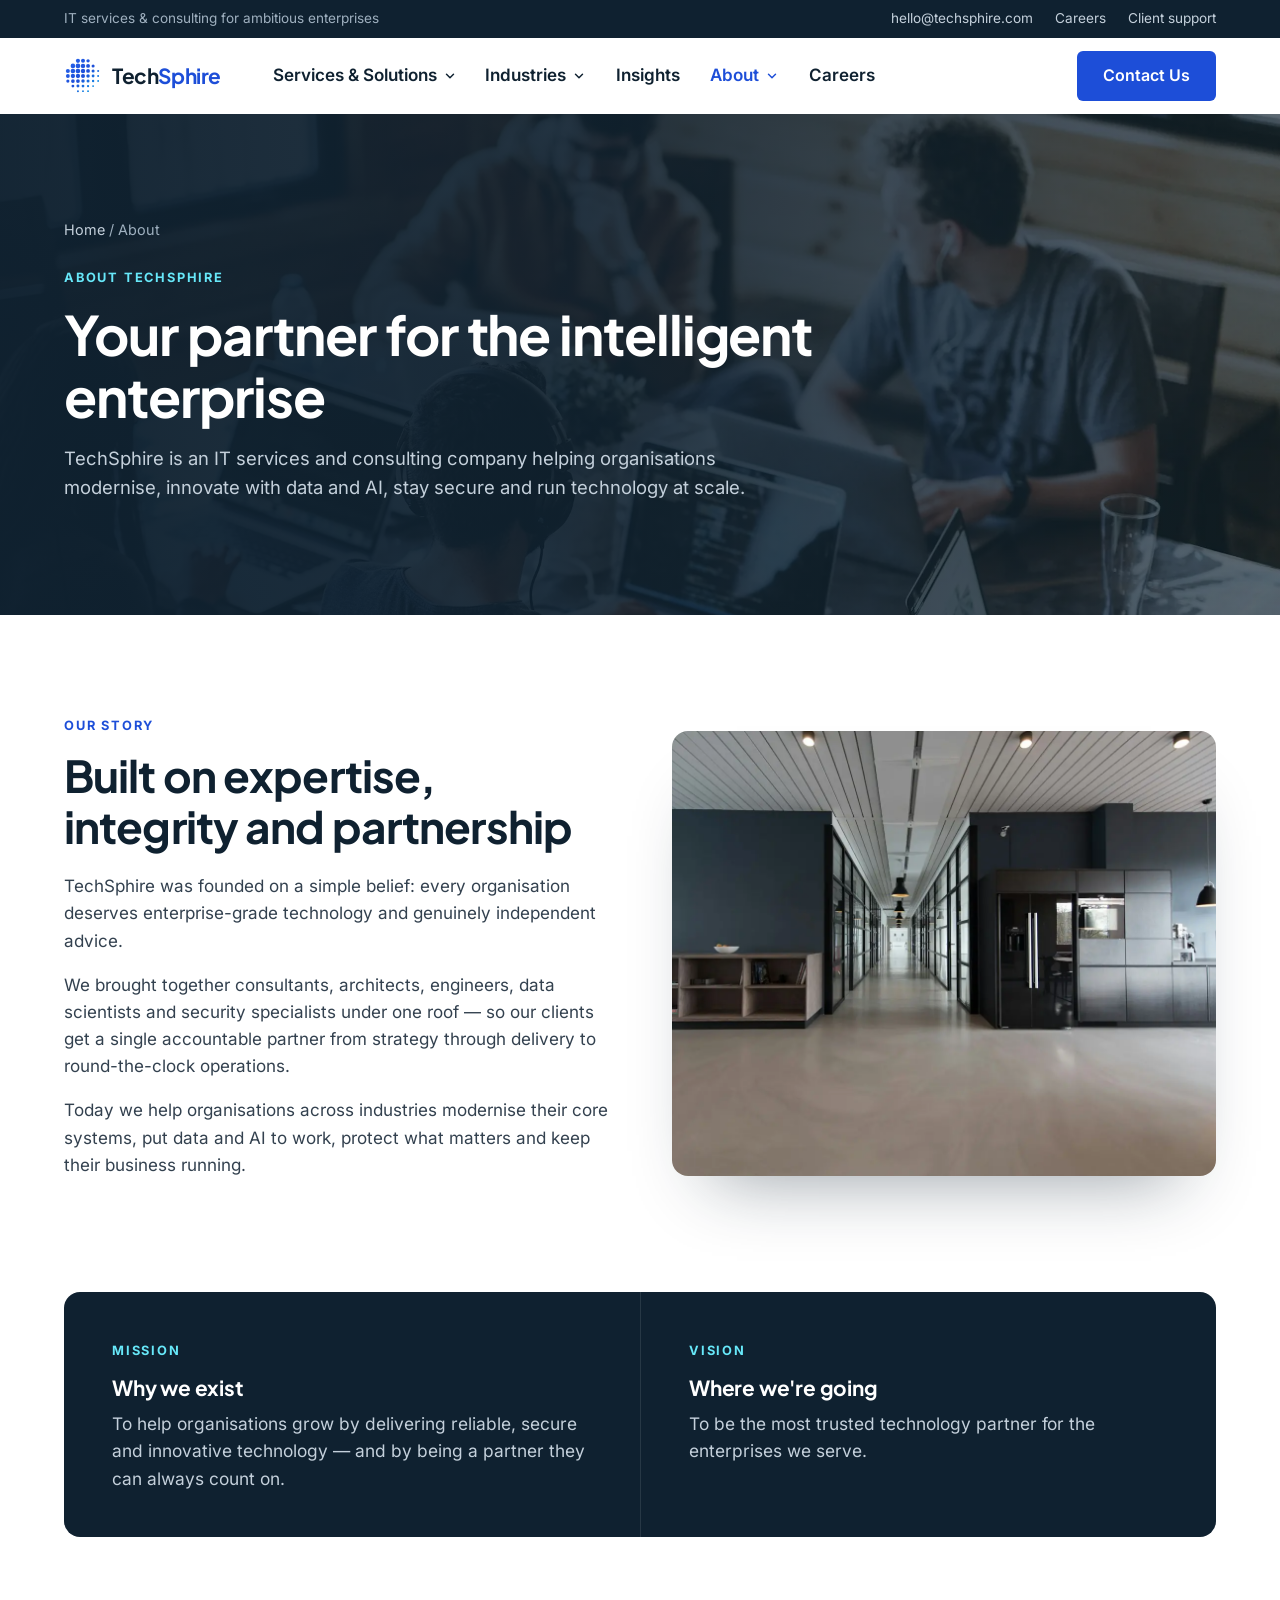
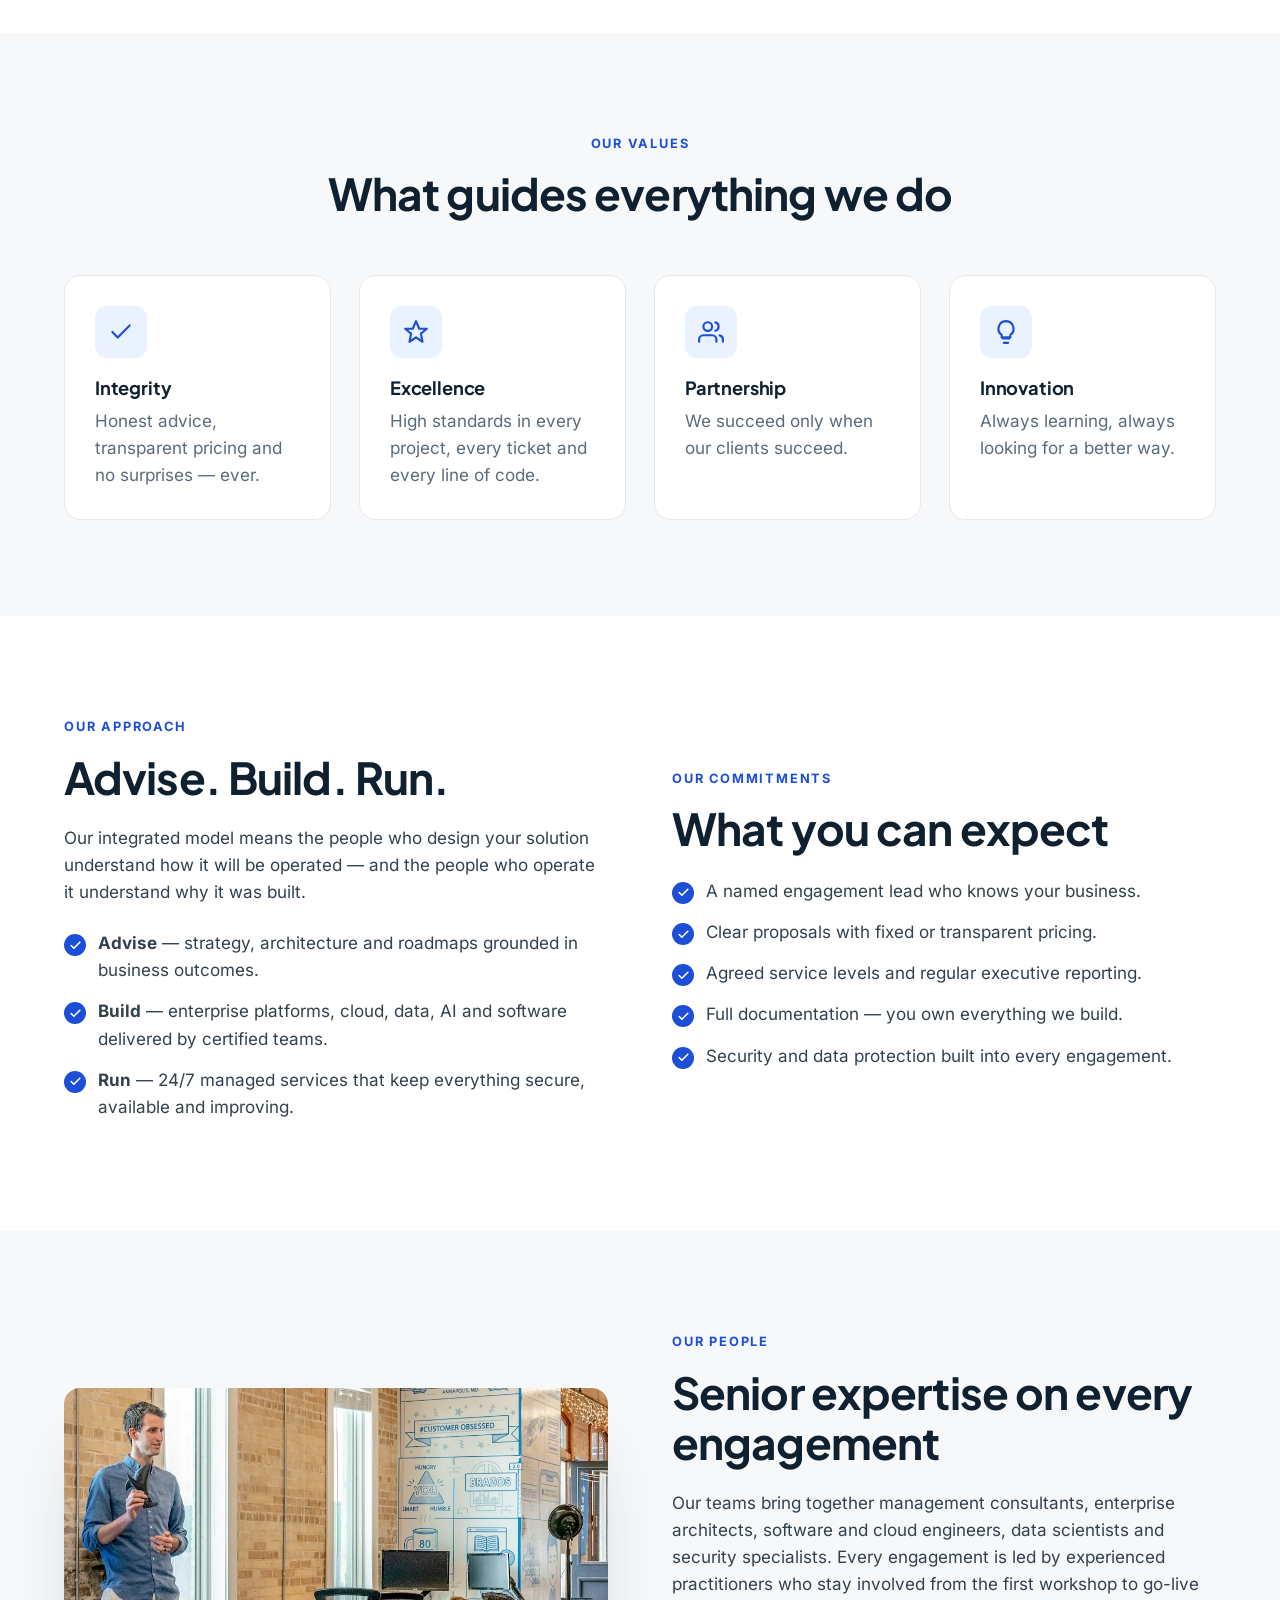
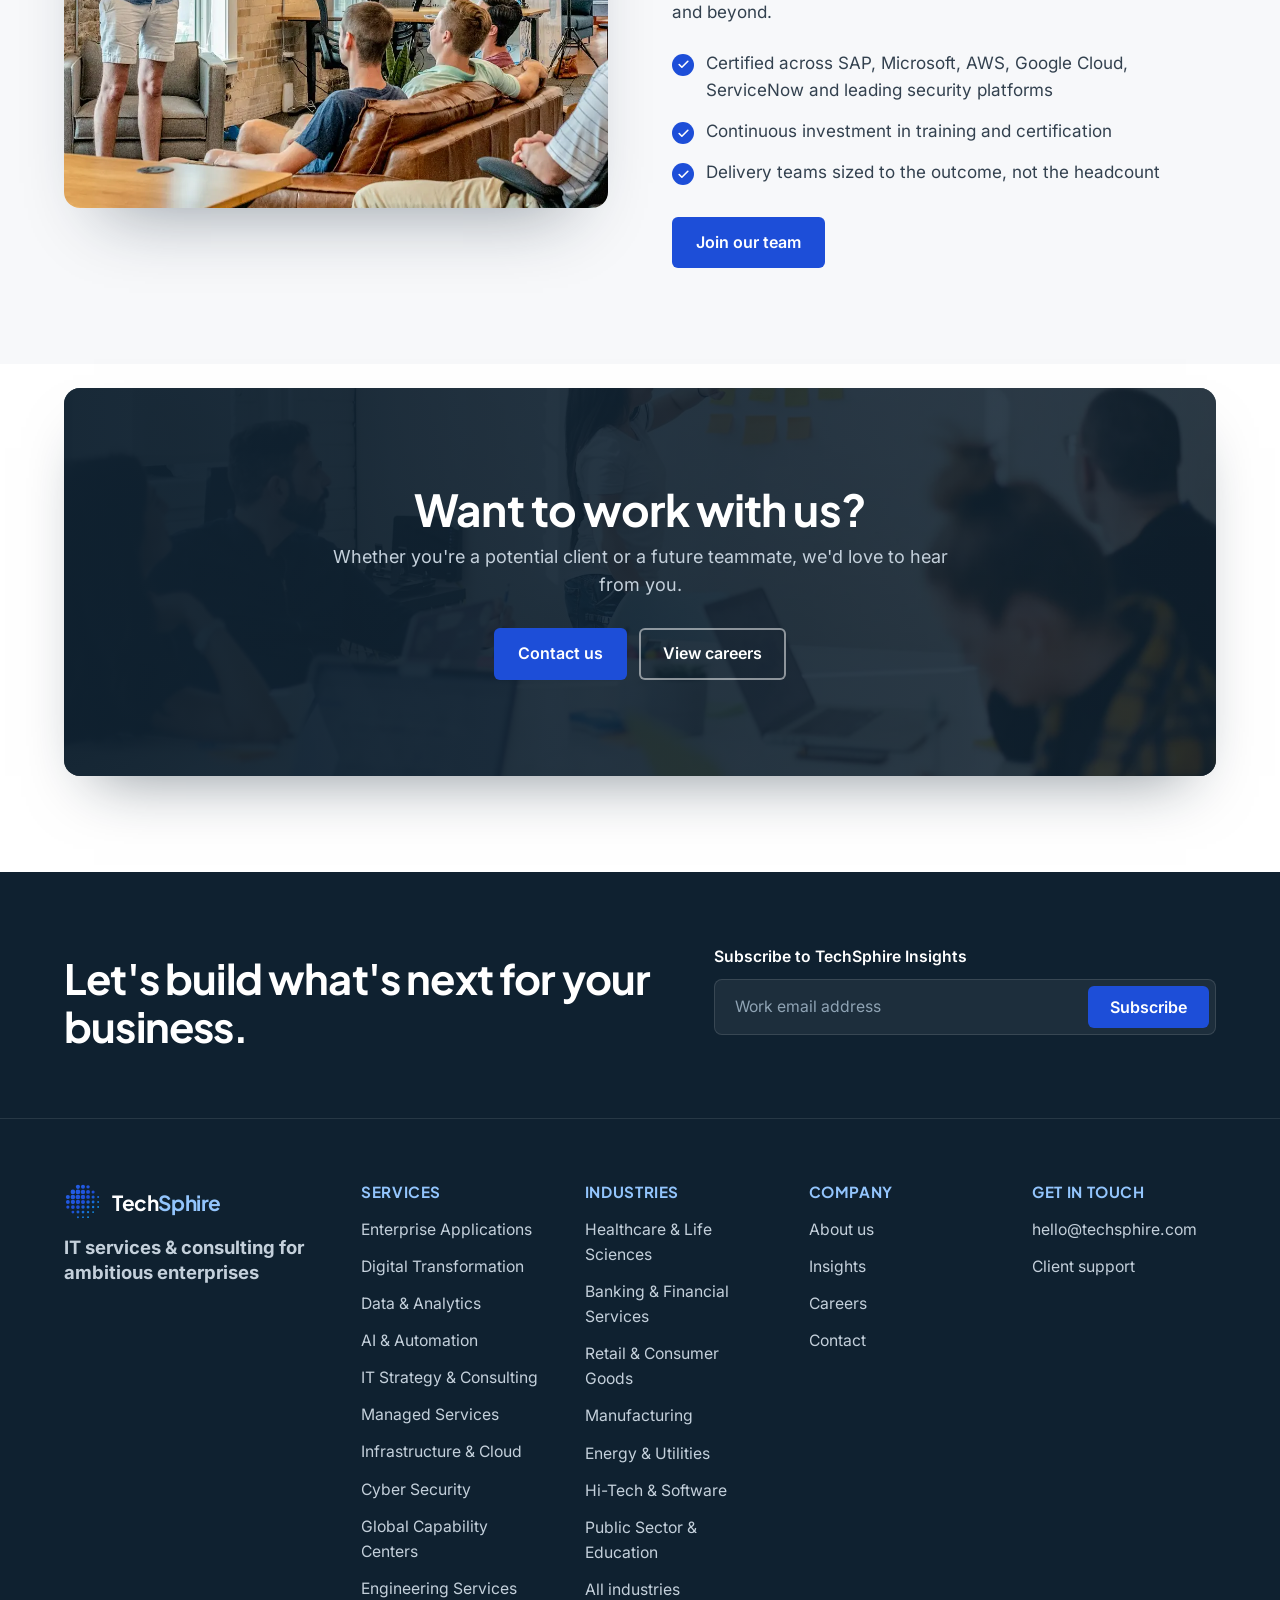
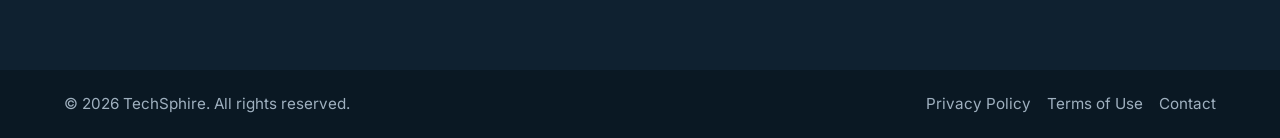
<file: about.html>
<!doctype html>
<html lang="en" class="no-js">
<head>
  <meta charset="utf-8">
  <meta name="viewport" content="width=device-width, initial-scale=1">
  <title>About us — TechSphire</title>
  <meta name="description" content="TechSphire is an IT services and consulting company. Learn about our story, mission, values, approach and leadership.">
  <link rel="canonical" href="https://www.techsphire.com/about.html">
  <meta property="og:site_name" content="TechSphire">
  <meta property="og:title" content="About us — TechSphire">
  <meta property="og:description" content="TechSphire is an IT services and consulting company. Learn about our story, mission, values, approach and leadership.">
  <meta property="og:type" content="website">
  <meta property="og:url" content="https://www.techsphire.com/about.html">
  <meta property="og:image" content="https://www.techsphire.com/assets/img/og-image.png">
  <meta name="twitter:card" content="summary_large_image">
  <meta name="theme-color" content="#0f2130">
  <link rel="icon" href="assets/img/logo-small.svg" type="image/svg+xml">
  <link rel="apple-touch-icon" href="assets/img/apple-touch-icon.png">
  <link rel="preload" href="assets/fonts/inter-latin.woff2" as="font" type="font/woff2" crossorigin>
  <link rel="stylesheet" href="assets/css/styles.css">
</head>
<body>
  <a class="skip-link" href="#main">Skip to content</a>

  <div class="topbar">
    <div class="container">
      <span>IT services &amp; consulting for ambitious enterprises</span>
      <nav aria-label="Utility">
        <a href="mailto:hello@techsphire.com">hello@techsphire.com</a>
        
        <a href="careers.html">Careers</a>
        <a href="contact.html#support">Client support</a>
      </nav>
    </div>
  </div>

  <header class="site-header">
    <nav class="container nav" aria-label="Main">
      <a class="logo" href="index.html" aria-label="TechSphire home"><img src="assets/img/logo-small.svg" alt="" width="38" height="38"><span>Tech<b>Sphire</b></span></a>
      <button class="nav-toggle" aria-label="Toggle menu" aria-expanded="false" aria-controls="nav-links">
        <svg viewBox="0 0 24 24" fill="none" stroke="currentColor" stroke-width="2" stroke-linecap="round" aria-hidden="true"><path d="M4 6h16M4 12h16M4 18h16"/></svg>
      </button>
      <ul class="nav-links" id="nav-links">
        <li class="has-drop">
          <button class="nav-trigger" aria-expanded="false">Services &amp; Solutions <svg viewBox="0 0 24 24" fill="none" stroke="currentColor" stroke-width="2.5" stroke-linecap="round" stroke-linejoin="round" aria-hidden="true"><path d="m6 9 6 6 6-6"/></svg></button>
          <div class="mega">
            <div class="container mega-grid"><div><div class="mega-group"><h4><a href="services.html#erp"><svg viewBox="0 0 24 24" fill="none" stroke="currentColor" stroke-width="2" stroke-linecap="round" stroke-linejoin="round" aria-hidden="true"><path d="m12 2 10 5-10 5L2 7z"/><path d="m2 17 10 5 10-5M2 12l10 5 10-5"/></svg>Enterprise Applications</a></h4><ul><li><a href="services.html#sap">SAP</a></li><li><a href="services.html#oracle">Oracle</a></li><li><a href="services.html#microsoft">Microsoft Dynamics 365</a></li><li><a href="services.html#enterprise-integration">Enterprise Integration</a></li><li><a href="services.html#servicenow">ServiceNow</a></li><li><a href="services.html#salesforce">Salesforce</a></li></ul></div><div class="mega-group"><h4><a href="services.html#digital"><svg viewBox="0 0 24 24" fill="none" stroke="currentColor" stroke-width="2" stroke-linecap="round" stroke-linejoin="round" aria-hidden="true"><path d="m16 18 6-6-6-6M8 6l-6 6 6 6"/></svg>Digital Transformation</a></h4><ul><li><a href="services.html#application-services">Application Services</a></li><li><a href="services.html#digital-services">Digital Services</a></li><li><a href="services.html#devops">DevOps</a></li><li><a href="services.html#product-engineering">Product Engineering</a></li><li><a href="services.html#iot">Internet of Things (IoT)</a></li><li><a href="services.html#experience-design">Experience Design</a></li></ul></div></div><div><div class="mega-group"><h4><a href="services.html#data"><svg viewBox="0 0 24 24" fill="none" stroke="currentColor" stroke-width="2" stroke-linecap="round" stroke-linejoin="round" aria-hidden="true"><path d="M3 3v18h18"/><path d="M7 16v-4M12 16V8M17 16v-7"/></svg>Data &amp; Analytics</a></h4><ul><li><a href="services.html#data-engineering">Data Engineering</a></li><li><a href="services.html#data-management">Data Management</a></li><li><a href="services.html#epm">Enterprise Performance Management (EPM)</a></li><li><a href="services.html#bi">BI &amp; Visualization</a></li></ul></div><div class="mega-group"><h4><a href="services.html#ai"><svg viewBox="0 0 24 24" fill="none" stroke="currentColor" stroke-width="2" stroke-linecap="round" stroke-linejoin="round" aria-hidden="true"><path d="M12 3v3M12 18v3M3 12h3M18 12h3M5.6 5.6l2.1 2.1M16.3 16.3l2.1 2.1M5.6 18.4l2.1-2.1M16.3 7.7l2.1-2.1"/><circle cx="12" cy="12" r="3"/></svg>AI &amp; Automation</a></h4><ul><li><a href="services.html#agentic-ai">Agentic AI</a></li><li><a href="services.html#generative-ai">Generative AI</a></li><li><a href="services.html#data-science">Data Science &amp; ML</a></li><li><a href="services.html#quality-engineering">Intelligent Quality Engineering</a></li><li><a href="services.html#rpa">Robotic Process Automation</a></li></ul></div><div class="mega-group"><h4><a href="services.html#gcc"><svg viewBox="0 0 24 24" fill="none" stroke="currentColor" stroke-width="2" stroke-linecap="round" stroke-linejoin="round" aria-hidden="true"><circle cx="12" cy="12" r="10"/><path d="M2 12h20M12 2a15 15 0 0 1 0 20M12 2a15 15 0 0 0 0 20"/></svg>Global Capability Centers</a></h4><ul><li><a href="services.html#gcc-setup">GCC Strategy &amp; Setup</a></li><li><a href="services.html#build-operate-transfer">Build-Operate-Transfer</a></li><li><a href="services.html#gcc-operations">GCC Operations &amp; Scaling</a></li></ul></div></div><div><div class="mega-group"><h4><a href="services.html#consulting"><svg viewBox="0 0 24 24" fill="none" stroke="currentColor" stroke-width="2" stroke-linecap="round" stroke-linejoin="round" aria-hidden="true"><circle cx="12" cy="12" r="10"/><path d="m16.24 7.76-2.12 6.36-6.36 2.12 2.12-6.36z"/></svg>IT Strategy &amp; Consulting</a></h4><ul><li><a href="services.html#it-strategy">IT Strategy &amp; Roadmaps</a></li><li><a href="services.html#transformation-advisory">Digital Transformation Advisory</a></li><li><a href="services.html#enterprise-architecture">Enterprise Architecture</a></li><li><a href="services.html#virtual-cio">Virtual CIO / CTO</a></li><li><a href="services.html#program-management">Program Management</a></li></ul></div><div class="mega-group"><h4><a href="services.html#managed"><svg viewBox="0 0 24 24" fill="none" stroke="currentColor" stroke-width="2" stroke-linecap="round" stroke-linejoin="round" aria-hidden="true"><path d="M3 11h3a2 2 0 0 1 2 2v3a2 2 0 0 1-2 2H5a2 2 0 0 1-2-2v-5a9 9 0 0 1 18 0v5a2 2 0 0 1-2 2h-1a2 2 0 0 1-2-2v-3a2 2 0 0 1 2-2h3"/></svg>Managed Services</a></h4><ul><li><a href="services.html#managed-it">Managed IT Services</a></li><li><a href="services.html#application-management">Application Management</a></li><li><a href="services.html#business-process">Business Process Services</a></li><li><a href="services.html#staffing">IT Staffing</a></li></ul></div><div class="mega-group"><h4><a href="services.html#engineering"><svg viewBox="0 0 24 24" fill="none" stroke="currentColor" stroke-width="2" stroke-linecap="round" stroke-linejoin="round" aria-hidden="true"><circle cx="12" cy="12" r="3"/><path d="M12 1v3M12 20v3M4.2 4.2l2.1 2.1M17.7 17.7l2.1 2.1M1 12h3M20 12h3M4.2 19.8l2.1-2.1M17.7 6.3l2.1-2.1"/></svg>Engineering Services</a></h4><ul><li><a href="services.html#plm">Product Lifecycle Management (PLM)</a></li><li><a href="services.html#product-design">Product Design &amp; Development</a></li><li><a href="services.html#mes">Manufacturing Execution Systems (MES)</a></li><li><a href="services.html#transformational-services">Transformational Services</a></li></ul></div></div><div><div class="mega-group"><h4><a href="services.html#cloud"><svg viewBox="0 0 24 24" fill="none" stroke="currentColor" stroke-width="2" stroke-linecap="round" stroke-linejoin="round" aria-hidden="true"><path d="M17.5 19H9a7 7 0 1 1 6.71-9h1.79a4.5 4.5 0 1 1 0 9Z"/></svg>Infrastructure &amp; Cloud</a></h4><ul><li><a href="services.html#service-desk">Service Desk &amp; Smart Hands</a></li><li><a href="services.html#data-center">Data Center Services</a></li><li><a href="services.html#multi-cloud">Multi-Cloud Services</a></li><li><a href="services.html#sre">Site Reliability Engineering (SRE)</a></li><li><a href="services.html#m365">Microsoft 365 Services</a></li><li><a href="services.html#noc">Network Operations Center (NOC)</a></li></ul></div><div class="mega-group"><h4><a href="services.html#security"><svg viewBox="0 0 24 24" fill="none" stroke="currentColor" stroke-width="2" stroke-linecap="round" stroke-linejoin="round" aria-hidden="true"><path d="M12 22s8-4 8-10V5l-8-3-8 3v7c0 6 8 10 8 10Z"/><path d="m9 12 2 2 4-4"/></svg>Cyber Security</a></h4><ul><li><a href="services.html#soc">Security Operations Center (SOC)</a></li><li><a href="services.html#iam">Identity &amp; Access Management (IAM)</a></li><li><a href="services.html#vulnerability">Vulnerability &amp; Penetration Testing</a></li><li><a href="services.html#grc">Governance, Risk &amp; Compliance</a></li></ul></div></div><div class="mega-promo">
                <img src="assets/img/photos/px-ai.webp" alt="" loading="lazy" width="260" height="130">
                <div><strong>AI Readiness Assessment</strong><p>Identify the AI use cases with the strongest business case for your organisation.</p><a href="contact.html">Request an assessment →</a></div>
              </div></div>
            <div class="mega-foot"><div class="container"><span>Advisory, implementation and managed services across 10 practice areas</span><a href="contact.html">Not sure where to start? Talk to an expert →</a></div></div>
          </div>
        </li>
        <li class="has-drop small">
          <button class="nav-trigger" aria-expanded="false">Industries <svg viewBox="0 0 24 24" fill="none" stroke="currentColor" stroke-width="2.5" stroke-linecap="round" stroke-linejoin="round" aria-hidden="true"><path d="m6 9 6 6 6-6"/></svg></button>
          <div class="dropdown"><a href="industries.html#healthcare">Healthcare &amp; Life Sciences</a><a href="industries.html#financial-services">Banking &amp; Financial Services</a><a href="industries.html#retail">Retail &amp; Consumer Goods</a><a href="industries.html#manufacturing">Manufacturing</a><a href="industries.html#energy">Energy &amp; Utilities</a><a href="industries.html#hi-tech">Hi-Tech &amp; Software</a><a href="industries.html#public-sector">Public Sector &amp; Education</a><a href="industries.html#logistics">Logistics &amp; Transportation</a><a href="industries.html#professional-services">Professional Services</a><a href="industries.html" style="color:var(--brand)">All industries →</a></div>
        </li>
        <li><a href="insights.html">Insights</a></li>
        <li class="has-drop small">
          <button class="nav-trigger" aria-expanded="false" style="color:var(--brand)">About <svg viewBox="0 0 24 24" fill="none" stroke="currentColor" stroke-width="2.5" stroke-linecap="round" stroke-linejoin="round" aria-hidden="true"><path d="m6 9 6 6 6-6"/></svg></button>
          <div class="dropdown"><a href="about.html">About TechSphire<small>Our story, mission and values</small></a><a href="about.html#approach">Our approach<small>Advise, build and run</small></a><a href="insights.html">Insights<small>Perspectives from our experts</small></a><a href="careers.html">Careers<small>Join our team</small></a></div>
        </li>
        <li><a href="careers.html">Careers</a></li>
        <li class="nav-cta"><a class="btn btn-primary" href="contact.html">Contact Us</a></li>
      </ul>
    </nav>
  </header>

  <main id="main">
    <section class="page-hero dark photo">
      <div class="ph-bg" style="background-image:url(assets/img/photos/page-about.webp)"></div>
      <div class="container">
        <div class="crumbs"><a href="index.html">Home</a> / About</div>
        <span class="eyebrow">About TechSphire</span>
        <h1>Your partner for the intelligent enterprise</h1>
        <p>TechSphire is an IT services and consulting company helping organisations modernise, innovate with data and AI, stay secure and run technology at scale.</p>
      </div>
    </section>

    <section class="section">
      <div class="container split">
        <div class="reveal">
          <span class="eyebrow">Our story</span>
          <h2>Built on expertise, integrity and partnership</h2>
          <p>TechSphire was founded on a simple belief: every organisation deserves enterprise-grade technology and genuinely independent advice.</p>
          <p>We brought together consultants, architects, engineers, data scientists and security specialists under one roof — so our clients get a single accountable partner from strategy through delivery to round-the-clock operations.</p>
          <p>Today we help organisations across industries modernise their core systems, put data and AI to work, protect what matters and keep their business running.</p>
        </div>
        <div class="story-img reveal"><img src="assets/img/photos/about-story.webp" alt="TechSphire office" loading="lazy" width="1100" height="900"></div>
      </div>
    </section>

    <section class="section" style="padding-top:0">
      <div class="container">
        <div class="mv-band reveal">
          <div><span class="eyebrow" style="color:#67e8f9">Mission</span><h3>Why we exist</h3><p>To help organisations grow by delivering reliable, secure and innovative technology — and by being a partner they can always count on.</p></div>
          <div><span class="eyebrow" style="color:#67e8f9">Vision</span><h3>Where we're going</h3><p>To be the most trusted technology partner for the enterprises we serve.</p></div>
        </div>
      </div>
    </section>

    <section class="section section-alt">
      <div class="container">
        <div class="section-head center reveal">
          <span class="eyebrow">Our values</span>
          <h2>What guides everything we do</h2>
        </div>
        <div class="grid grid-4 stagger">
          <div class="card value reveal">
            <div class="icon"><svg viewBox="0 0 24 24" fill="none" stroke="currentColor" stroke-width="2" stroke-linecap="round" stroke-linejoin="round" aria-hidden="true"><path d="M20 6 9 17l-5-5"/></svg></div>
            <h3>Integrity</h3>
            <p>Honest advice, transparent pricing and no surprises — ever.</p>
          </div>
          <div class="card value reveal">
            <div class="icon"><svg viewBox="0 0 24 24" fill="none" stroke="currentColor" stroke-width="2" stroke-linecap="round" stroke-linejoin="round" aria-hidden="true"><path d="M12 2l3 7h7l-5.5 4.5L18 21l-6-4-6 4 1.5-7.5L2 9h7z"/></svg></div>
            <h3>Excellence</h3>
            <p>High standards in every project, every ticket and every line of code.</p>
          </div>
          <div class="card value reveal">
            <div class="icon"><svg viewBox="0 0 24 24" fill="none" stroke="currentColor" stroke-width="2" stroke-linecap="round" stroke-linejoin="round" aria-hidden="true"><path d="M17 21v-2a4 4 0 0 0-4-4H5a4 4 0 0 0-4 4v2"/><circle cx="9" cy="7" r="4"/><path d="M23 21v-2a4 4 0 0 0-3-3.87M16 3.13a4 4 0 0 1 0 7.75"/></svg></div>
            <h3>Partnership</h3>
            <p>We succeed only when our clients succeed.</p>
          </div>
          <div class="card value reveal">
            <div class="icon"><svg viewBox="0 0 24 24" fill="none" stroke="currentColor" stroke-width="2" stroke-linecap="round" stroke-linejoin="round" aria-hidden="true"><path d="M9 18h6M10 22h4M12 2a7 7 0 0 0-4 12.7V17h8v-2.3A7 7 0 0 0 12 2z"/></svg></div>
            <h3>Innovation</h3>
            <p>Always learning, always looking for a better way.</p>
          </div>
        </div>
      </div>
    </section>

    <section class="section" id="approach" style="scroll-margin-top:80px">
      <div class="container split">
        <div class="reveal">
          <span class="eyebrow">Our approach</span>
          <h2>Advise. Build. Run.</h2>
          <p>Our integrated model means the people who design your solution understand how it will be operated — and the people who operate it understand why it was built.</p>
          <ul class="checklist">
            <li><strong>Advise</strong> — strategy, architecture and roadmaps grounded in business outcomes.</li>
            <li><strong>Build</strong> — enterprise platforms, cloud, data, AI and software delivered by certified teams.</li>
            <li><strong>Run</strong> — 24/7 managed services that keep everything secure, available and improving.</li>
          </ul>
        </div>
        <div class="reveal">
          <span class="eyebrow">Our commitments</span>
          <h2>What you can expect</h2>
          <ul class="checklist">
            <li>A named engagement lead who knows your business.</li>
            <li>Clear proposals with fixed or transparent pricing.</li>
            <li>Agreed service levels and regular executive reporting.</li>
            <li>Full documentation — you own everything we build.</li>
            <li>Security and data protection built into every engagement.</li>
          </ul>
        </div>
      </div>
    </section>


    <section class="section section-alt" id="people" style="scroll-margin-top:80px">
      <div class="container split">
        <div class="story-img reveal"><img src="assets/img/photos/page-careers.webp" alt="TechSphire team collaborating" loading="lazy" width="1920" height="800"></div>
        <div class="reveal">
          <span class="eyebrow">Our people</span>
          <h2>Senior expertise on every engagement</h2>
          <p>Our teams bring together management consultants, enterprise architects, software and cloud engineers, data scientists and security specialists. Every engagement is led by experienced practitioners who stay involved from the first workshop to go-live and beyond.</p>
          <ul class="checklist">
            <li>Certified across SAP, Microsoft, AWS, Google Cloud, ServiceNow and leading security platforms</li>
            <li>Continuous investment in training and certification</li>
            <li>Delivery teams sized to the outcome, not the headcount</li>
          </ul>
          <div class="hero-actions" style="justify-content:flex-start"><a class="btn btn-primary" href="careers.html">Join our team</a></div>
        </div>
      </div>
    </section>

    <section class="section" style="padding-top:24px">
      <div class="container">
        <div class="cta photo-cta reveal">
          <div class="cta-photo" style="background-image:url(assets/img/photos/hero-consulting.webp)" aria-hidden="true"></div>
          <h2>Want to work with us?</h2>
          <p>Whether you're a potential client or a future teammate, we'd love to hear from you.</p>
          <div class="hero-actions">
            <a class="btn btn-primary" href="contact.html">Contact us</a>
            <a class="btn btn-ghost" href="careers.html">View careers</a>
          </div>
        </div>
      </div>
    </section>
  </main>

  <footer class="site-footer">
    <div class="footer-top">
      <div class="container">
        <h2>Let's build what's next for your business.</h2>
        <!-- Add data-endpoint="https://formspree.io/f/your-id" to collect sign-ups directly. -->
        <form class="newsletter" id="newsletter" data-email="hello@techsphire.com" novalidate>
          <label for="nl-email">Subscribe to TechSphire Insights</label>
          <div class="nl-row">
            <input id="nl-email" name="email" type="email" placeholder="Work email address" autocomplete="email" required>
            <button class="btn btn-primary" type="submit">Subscribe</button>
          </div>
          <p class="nl-status" role="status" aria-live="polite"></p>
        </form>
      </div>
    </div>
    <div class="footer-main">
      <div class="container footer-grid wide">
        <div class="footer-brand">
          <a class="logo" href="index.html" aria-label="TechSphire home"><img src="assets/img/logo-small.svg" alt="" width="38" height="38"><span>Tech<b>Sphire</b></span></a>
          <p>IT services &amp; consulting for ambitious enterprises</p>
          
        </div>
        <div>
          <h4>Services</h4>
          <ul><li><a href="services.html#erp">Enterprise Applications</a></li><li><a href="services.html#digital">Digital Transformation</a></li><li><a href="services.html#data">Data &amp; Analytics</a></li><li><a href="services.html#ai">AI &amp; Automation</a></li><li><a href="services.html#consulting">IT Strategy &amp; Consulting</a></li><li><a href="services.html#managed">Managed Services</a></li><li><a href="services.html#cloud">Infrastructure &amp; Cloud</a></li><li><a href="services.html#security">Cyber Security</a></li><li><a href="services.html#gcc">Global Capability Centers</a></li><li><a href="services.html#engineering">Engineering Services</a></li></ul>
        </div>
        <div>
          <h4>Industries</h4>
          <ul><li><a href="industries.html#healthcare">Healthcare &amp; Life Sciences</a></li><li><a href="industries.html#financial-services">Banking &amp; Financial Services</a></li><li><a href="industries.html#retail">Retail &amp; Consumer Goods</a></li><li><a href="industries.html#manufacturing">Manufacturing</a></li><li><a href="industries.html#energy">Energy &amp; Utilities</a></li><li><a href="industries.html#hi-tech">Hi-Tech &amp; Software</a></li><li><a href="industries.html#public-sector">Public Sector &amp; Education</a></li><li><a href="industries.html">All industries</a></li></ul>
        </div>
        <div>
          <h4>Company</h4>
          <ul>
            <li><a href="about.html">About us</a></li>
            
            <li><a href="insights.html">Insights</a></li>
            <li><a href="careers.html">Careers</a></li>
            <li><a href="contact.html">Contact</a></li>
          </ul>
        </div>
        <div>
          <h4>Get in touch</h4>
          <ul>
            <li><a href="mailto:hello@techsphire.com">hello@techsphire.com</a></li>
            
            <li><a href="contact.html#support">Client support</a></li>
          </ul>
        </div>
      </div>
    </div>
    <div class="footer-bottom">
      <div class="container">
        <span>© <span data-year>2026</span> TechSphire. All rights reserved.</span>
        <nav aria-label="Legal"><a href="privacy.html">Privacy Policy</a><a href="terms.html">Terms of Use</a><a href="contact.html">Contact</a></nav>
      </div>
    </div>
  </footer>

  <div class="mobile-cta">
    <a class="btn btn-ghost" href="mailto:hello@techsphire.com">Email us</a>
    <a class="btn btn-primary" href="contact.html">Talk to an expert</a>
  </div>

  <script src="assets/js/main.js"></script>
</body>
</html>
</file>
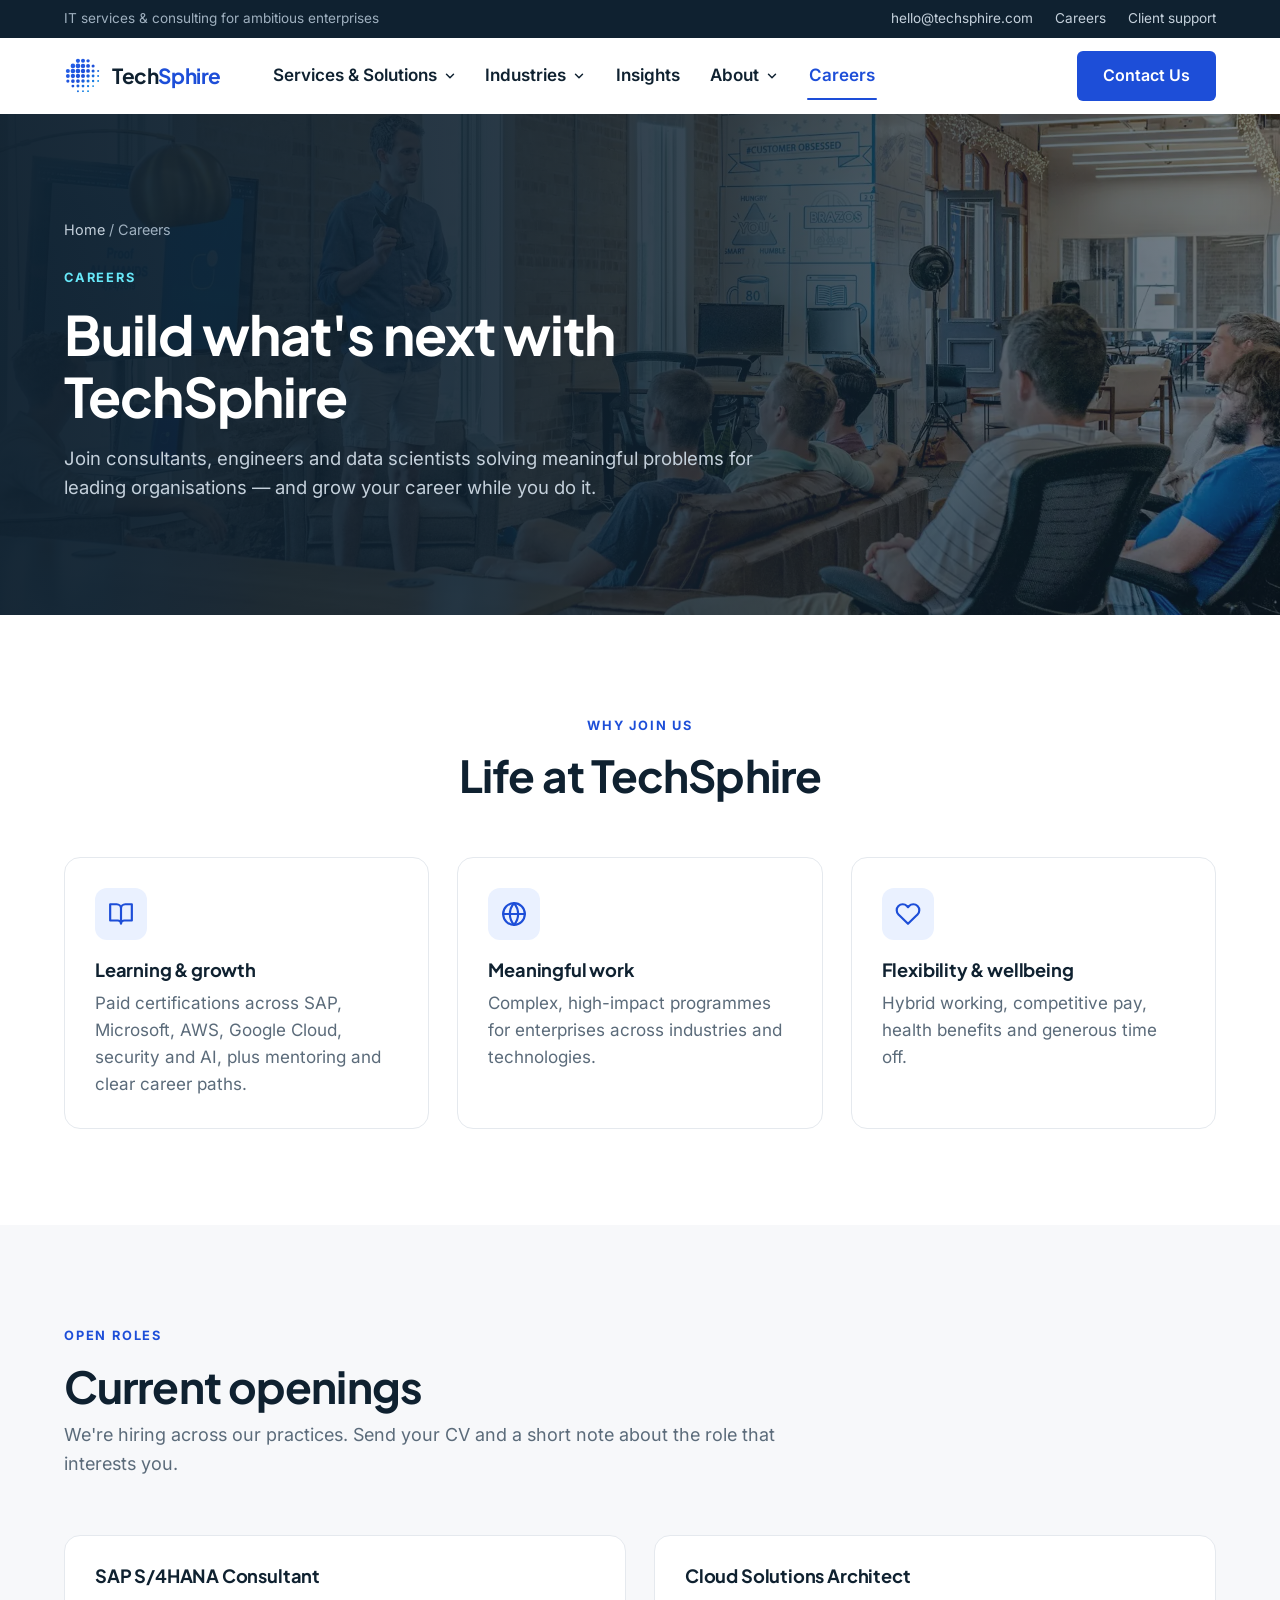
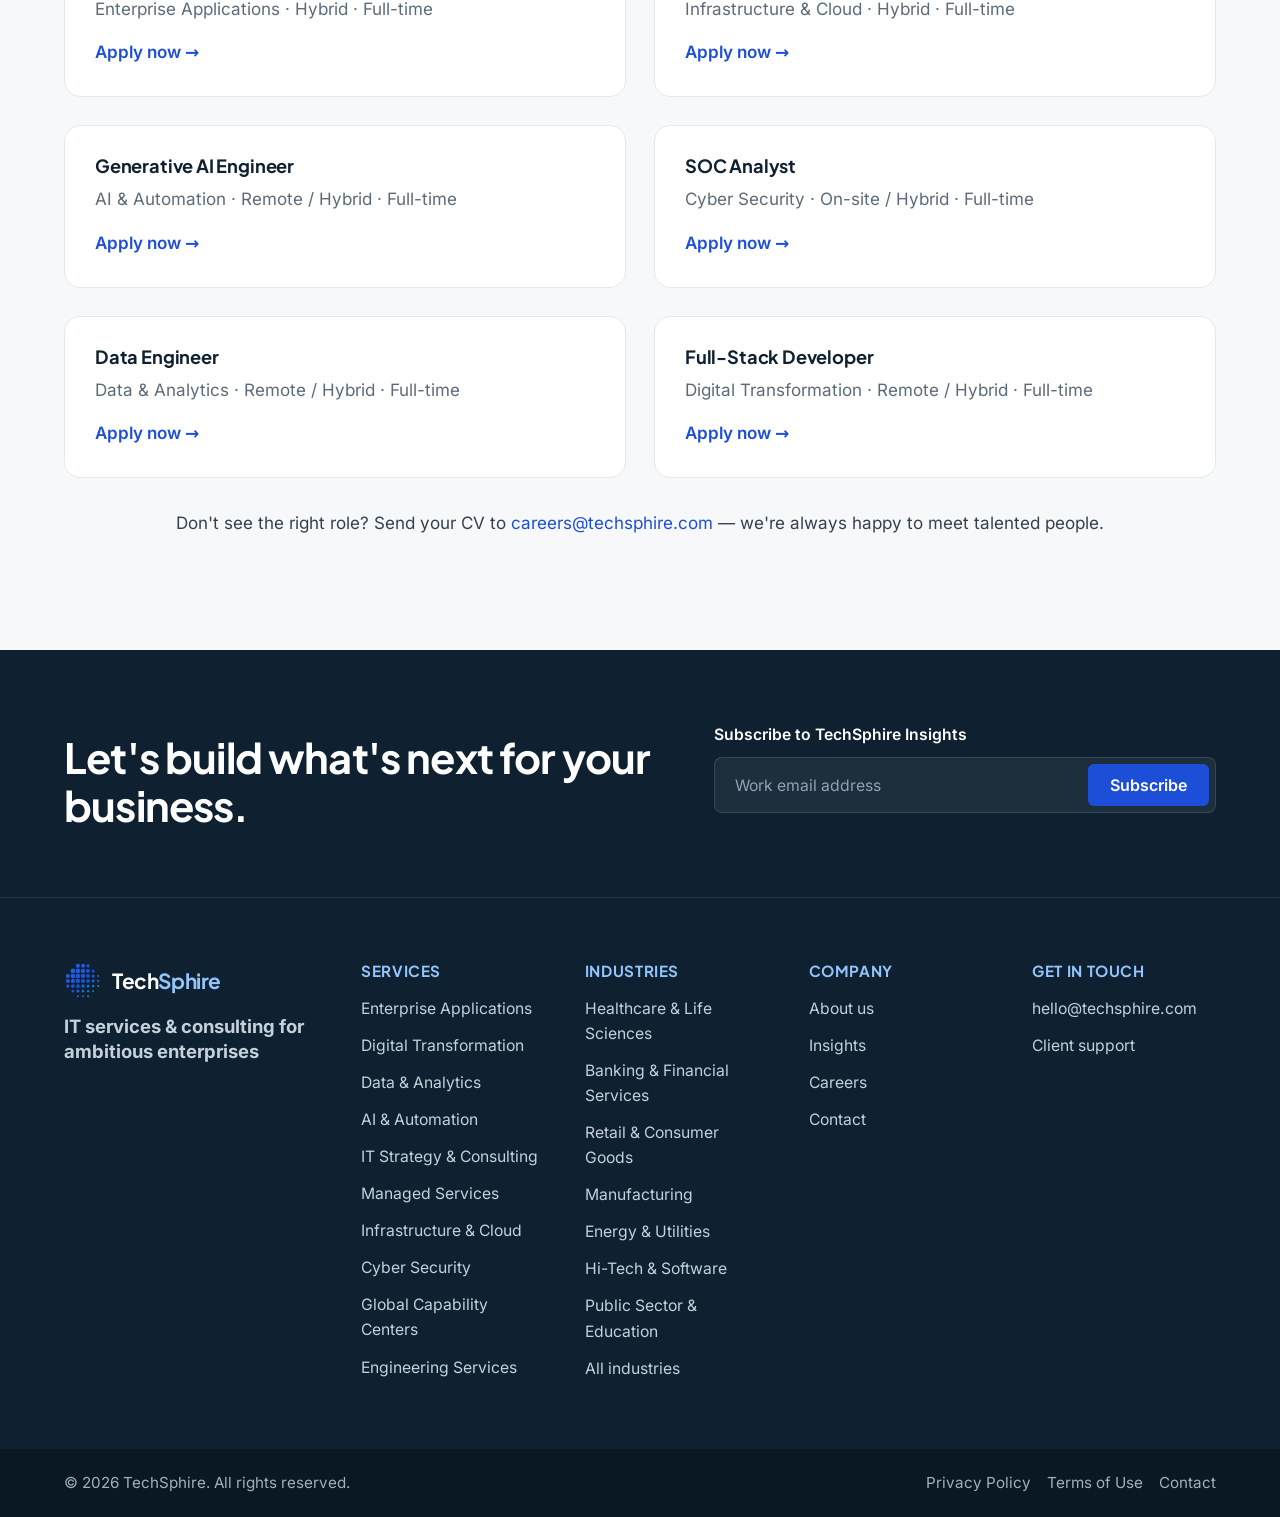
<file: careers.html>
<!doctype html>
<html lang="en" class="no-js">
<head>
  <meta charset="utf-8">
  <meta name="viewport" content="width=device-width, initial-scale=1">
  <title>Careers — TechSphire</title>
  <meta name="description" content="Join TechSphire. Careers in enterprise applications, cloud, AI, data, cyber security and digital engineering.">
  <link rel="canonical" href="https://www.techsphire.com/careers.html">
  <meta property="og:site_name" content="TechSphire">
  <meta property="og:title" content="Careers — TechSphire">
  <meta property="og:description" content="Join TechSphire. Careers in enterprise applications, cloud, AI, data, cyber security and digital engineering.">
  <meta property="og:type" content="website">
  <meta property="og:url" content="https://www.techsphire.com/careers.html">
  <meta property="og:image" content="https://www.techsphire.com/assets/img/og-image.png">
  <meta name="twitter:card" content="summary_large_image">
  <meta name="theme-color" content="#0f2130">
  <link rel="icon" href="assets/img/logo-small.svg" type="image/svg+xml">
  <link rel="apple-touch-icon" href="assets/img/apple-touch-icon.png">
  <link rel="preload" href="assets/fonts/inter-latin.woff2" as="font" type="font/woff2" crossorigin>
  <link rel="stylesheet" href="assets/css/styles.css">
</head>
<body>
  <a class="skip-link" href="#main">Skip to content</a>

  <div class="topbar">
    <div class="container">
      <span>IT services &amp; consulting for ambitious enterprises</span>
      <nav aria-label="Utility">
        <a href="mailto:hello@techsphire.com">hello@techsphire.com</a>
        
        <a href="careers.html">Careers</a>
        <a href="contact.html#support">Client support</a>
      </nav>
    </div>
  </div>

  <header class="site-header">
    <nav class="container nav" aria-label="Main">
      <a class="logo" href="index.html" aria-label="TechSphire home"><img src="assets/img/logo-small.svg" alt="" width="38" height="38"><span>Tech<b>Sphire</b></span></a>
      <button class="nav-toggle" aria-label="Toggle menu" aria-expanded="false" aria-controls="nav-links">
        <svg viewBox="0 0 24 24" fill="none" stroke="currentColor" stroke-width="2" stroke-linecap="round" aria-hidden="true"><path d="M4 6h16M4 12h16M4 18h16"/></svg>
      </button>
      <ul class="nav-links" id="nav-links">
        <li class="has-drop">
          <button class="nav-trigger" aria-expanded="false">Services &amp; Solutions <svg viewBox="0 0 24 24" fill="none" stroke="currentColor" stroke-width="2.5" stroke-linecap="round" stroke-linejoin="round" aria-hidden="true"><path d="m6 9 6 6 6-6"/></svg></button>
          <div class="mega">
            <div class="container mega-grid"><div><div class="mega-group"><h4><a href="services.html#erp"><svg viewBox="0 0 24 24" fill="none" stroke="currentColor" stroke-width="2" stroke-linecap="round" stroke-linejoin="round" aria-hidden="true"><path d="m12 2 10 5-10 5L2 7z"/><path d="m2 17 10 5 10-5M2 12l10 5 10-5"/></svg>Enterprise Applications</a></h4><ul><li><a href="services.html#sap">SAP</a></li><li><a href="services.html#oracle">Oracle</a></li><li><a href="services.html#microsoft">Microsoft Dynamics 365</a></li><li><a href="services.html#enterprise-integration">Enterprise Integration</a></li><li><a href="services.html#servicenow">ServiceNow</a></li><li><a href="services.html#salesforce">Salesforce</a></li></ul></div><div class="mega-group"><h4><a href="services.html#digital"><svg viewBox="0 0 24 24" fill="none" stroke="currentColor" stroke-width="2" stroke-linecap="round" stroke-linejoin="round" aria-hidden="true"><path d="m16 18 6-6-6-6M8 6l-6 6 6 6"/></svg>Digital Transformation</a></h4><ul><li><a href="services.html#application-services">Application Services</a></li><li><a href="services.html#digital-services">Digital Services</a></li><li><a href="services.html#devops">DevOps</a></li><li><a href="services.html#product-engineering">Product Engineering</a></li><li><a href="services.html#iot">Internet of Things (IoT)</a></li><li><a href="services.html#experience-design">Experience Design</a></li></ul></div></div><div><div class="mega-group"><h4><a href="services.html#data"><svg viewBox="0 0 24 24" fill="none" stroke="currentColor" stroke-width="2" stroke-linecap="round" stroke-linejoin="round" aria-hidden="true"><path d="M3 3v18h18"/><path d="M7 16v-4M12 16V8M17 16v-7"/></svg>Data &amp; Analytics</a></h4><ul><li><a href="services.html#data-engineering">Data Engineering</a></li><li><a href="services.html#data-management">Data Management</a></li><li><a href="services.html#epm">Enterprise Performance Management (EPM)</a></li><li><a href="services.html#bi">BI &amp; Visualization</a></li></ul></div><div class="mega-group"><h4><a href="services.html#ai"><svg viewBox="0 0 24 24" fill="none" stroke="currentColor" stroke-width="2" stroke-linecap="round" stroke-linejoin="round" aria-hidden="true"><path d="M12 3v3M12 18v3M3 12h3M18 12h3M5.6 5.6l2.1 2.1M16.3 16.3l2.1 2.1M5.6 18.4l2.1-2.1M16.3 7.7l2.1-2.1"/><circle cx="12" cy="12" r="3"/></svg>AI &amp; Automation</a></h4><ul><li><a href="services.html#agentic-ai">Agentic AI</a></li><li><a href="services.html#generative-ai">Generative AI</a></li><li><a href="services.html#data-science">Data Science &amp; ML</a></li><li><a href="services.html#quality-engineering">Intelligent Quality Engineering</a></li><li><a href="services.html#rpa">Robotic Process Automation</a></li></ul></div><div class="mega-group"><h4><a href="services.html#gcc"><svg viewBox="0 0 24 24" fill="none" stroke="currentColor" stroke-width="2" stroke-linecap="round" stroke-linejoin="round" aria-hidden="true"><circle cx="12" cy="12" r="10"/><path d="M2 12h20M12 2a15 15 0 0 1 0 20M12 2a15 15 0 0 0 0 20"/></svg>Global Capability Centers</a></h4><ul><li><a href="services.html#gcc-setup">GCC Strategy &amp; Setup</a></li><li><a href="services.html#build-operate-transfer">Build-Operate-Transfer</a></li><li><a href="services.html#gcc-operations">GCC Operations &amp; Scaling</a></li></ul></div></div><div><div class="mega-group"><h4><a href="services.html#consulting"><svg viewBox="0 0 24 24" fill="none" stroke="currentColor" stroke-width="2" stroke-linecap="round" stroke-linejoin="round" aria-hidden="true"><circle cx="12" cy="12" r="10"/><path d="m16.24 7.76-2.12 6.36-6.36 2.12 2.12-6.36z"/></svg>IT Strategy &amp; Consulting</a></h4><ul><li><a href="services.html#it-strategy">IT Strategy &amp; Roadmaps</a></li><li><a href="services.html#transformation-advisory">Digital Transformation Advisory</a></li><li><a href="services.html#enterprise-architecture">Enterprise Architecture</a></li><li><a href="services.html#virtual-cio">Virtual CIO / CTO</a></li><li><a href="services.html#program-management">Program Management</a></li></ul></div><div class="mega-group"><h4><a href="services.html#managed"><svg viewBox="0 0 24 24" fill="none" stroke="currentColor" stroke-width="2" stroke-linecap="round" stroke-linejoin="round" aria-hidden="true"><path d="M3 11h3a2 2 0 0 1 2 2v3a2 2 0 0 1-2 2H5a2 2 0 0 1-2-2v-5a9 9 0 0 1 18 0v5a2 2 0 0 1-2 2h-1a2 2 0 0 1-2-2v-3a2 2 0 0 1 2-2h3"/></svg>Managed Services</a></h4><ul><li><a href="services.html#managed-it">Managed IT Services</a></li><li><a href="services.html#application-management">Application Management</a></li><li><a href="services.html#business-process">Business Process Services</a></li><li><a href="services.html#staffing">IT Staffing</a></li></ul></div><div class="mega-group"><h4><a href="services.html#engineering"><svg viewBox="0 0 24 24" fill="none" stroke="currentColor" stroke-width="2" stroke-linecap="round" stroke-linejoin="round" aria-hidden="true"><circle cx="12" cy="12" r="3"/><path d="M12 1v3M12 20v3M4.2 4.2l2.1 2.1M17.7 17.7l2.1 2.1M1 12h3M20 12h3M4.2 19.8l2.1-2.1M17.7 6.3l2.1-2.1"/></svg>Engineering Services</a></h4><ul><li><a href="services.html#plm">Product Lifecycle Management (PLM)</a></li><li><a href="services.html#product-design">Product Design &amp; Development</a></li><li><a href="services.html#mes">Manufacturing Execution Systems (MES)</a></li><li><a href="services.html#transformational-services">Transformational Services</a></li></ul></div></div><div><div class="mega-group"><h4><a href="services.html#cloud"><svg viewBox="0 0 24 24" fill="none" stroke="currentColor" stroke-width="2" stroke-linecap="round" stroke-linejoin="round" aria-hidden="true"><path d="M17.5 19H9a7 7 0 1 1 6.71-9h1.79a4.5 4.5 0 1 1 0 9Z"/></svg>Infrastructure &amp; Cloud</a></h4><ul><li><a href="services.html#service-desk">Service Desk &amp; Smart Hands</a></li><li><a href="services.html#data-center">Data Center Services</a></li><li><a href="services.html#multi-cloud">Multi-Cloud Services</a></li><li><a href="services.html#sre">Site Reliability Engineering (SRE)</a></li><li><a href="services.html#m365">Microsoft 365 Services</a></li><li><a href="services.html#noc">Network Operations Center (NOC)</a></li></ul></div><div class="mega-group"><h4><a href="services.html#security"><svg viewBox="0 0 24 24" fill="none" stroke="currentColor" stroke-width="2" stroke-linecap="round" stroke-linejoin="round" aria-hidden="true"><path d="M12 22s8-4 8-10V5l-8-3-8 3v7c0 6 8 10 8 10Z"/><path d="m9 12 2 2 4-4"/></svg>Cyber Security</a></h4><ul><li><a href="services.html#soc">Security Operations Center (SOC)</a></li><li><a href="services.html#iam">Identity &amp; Access Management (IAM)</a></li><li><a href="services.html#vulnerability">Vulnerability &amp; Penetration Testing</a></li><li><a href="services.html#grc">Governance, Risk &amp; Compliance</a></li></ul></div></div><div class="mega-promo">
                <img src="assets/img/photos/px-ai.webp" alt="" loading="lazy" width="260" height="130">
                <div><strong>AI Readiness Assessment</strong><p>Identify the AI use cases with the strongest business case for your organisation.</p><a href="contact.html">Request an assessment →</a></div>
              </div></div>
            <div class="mega-foot"><div class="container"><span>Advisory, implementation and managed services across 10 practice areas</span><a href="contact.html">Not sure where to start? Talk to an expert →</a></div></div>
          </div>
        </li>
        <li class="has-drop small">
          <button class="nav-trigger" aria-expanded="false">Industries <svg viewBox="0 0 24 24" fill="none" stroke="currentColor" stroke-width="2.5" stroke-linecap="round" stroke-linejoin="round" aria-hidden="true"><path d="m6 9 6 6 6-6"/></svg></button>
          <div class="dropdown"><a href="industries.html#healthcare">Healthcare &amp; Life Sciences</a><a href="industries.html#financial-services">Banking &amp; Financial Services</a><a href="industries.html#retail">Retail &amp; Consumer Goods</a><a href="industries.html#manufacturing">Manufacturing</a><a href="industries.html#energy">Energy &amp; Utilities</a><a href="industries.html#hi-tech">Hi-Tech &amp; Software</a><a href="industries.html#public-sector">Public Sector &amp; Education</a><a href="industries.html#logistics">Logistics &amp; Transportation</a><a href="industries.html#professional-services">Professional Services</a><a href="industries.html" style="color:var(--brand)">All industries →</a></div>
        </li>
        <li><a href="insights.html">Insights</a></li>
        <li class="has-drop small">
          <button class="nav-trigger" aria-expanded="false">About <svg viewBox="0 0 24 24" fill="none" stroke="currentColor" stroke-width="2.5" stroke-linecap="round" stroke-linejoin="round" aria-hidden="true"><path d="m6 9 6 6 6-6"/></svg></button>
          <div class="dropdown"><a href="about.html">About TechSphire<small>Our story, mission and values</small></a><a href="about.html#approach">Our approach<small>Advise, build and run</small></a><a href="insights.html">Insights<small>Perspectives from our experts</small></a><a href="careers.html">Careers<small>Join our team</small></a></div>
        </li>
        <li><a href="careers.html" aria-current="page">Careers</a></li>
        <li class="nav-cta"><a class="btn btn-primary" href="contact.html">Contact Us</a></li>
      </ul>
    </nav>
  </header>

  <main id="main">
    <section class="page-hero dark photo">
      <div class="ph-bg" style="background-image:url(assets/img/photos/page-careers.webp)"></div>
      <div class="container">
        <div class="crumbs"><a href="index.html">Home</a> / Careers</div>
        <span class="eyebrow">Careers</span>
        <h1>Build what's next with TechSphire</h1>
        <p>Join consultants, engineers and data scientists solving meaningful problems for leading organisations — and grow your career while you do it.</p>
      </div>
    </section>

    <section class="section">
      <div class="container">
        <div class="section-head center reveal">
          <span class="eyebrow">Why join us</span>
          <h2>Life at TechSphire</h2>
        </div>
        <div class="grid grid-3 stagger">
          <div class="card reveal">
            <div class="icon"><svg viewBox="0 0 24 24" fill="none" stroke="currentColor" stroke-width="2" stroke-linecap="round" stroke-linejoin="round" aria-hidden="true"><path d="M2 3h6a4 4 0 0 1 4 4v14a3 3 0 0 0-3-3H2zM22 3h-6a4 4 0 0 0-4 4v14a3 3 0 0 1 3-3h7z"/></svg></div>
            <h3>Learning &amp; growth</h3>
            <p>Paid certifications across SAP, Microsoft, AWS, Google Cloud, security and AI, plus mentoring and clear career paths.</p>
          </div>
          <div class="card reveal">
            <div class="icon"><svg viewBox="0 0 24 24" fill="none" stroke="currentColor" stroke-width="2" stroke-linecap="round" stroke-linejoin="round" aria-hidden="true"><circle cx="12" cy="12" r="10"/><path d="M2 12h20M12 2a15 15 0 0 1 0 20M12 2a15 15 0 0 0 0 20"/></svg></div>
            <h3>Meaningful work</h3>
            <p>Complex, high-impact programmes for enterprises across industries and technologies.</p>
          </div>
          <div class="card reveal">
            <div class="icon"><svg viewBox="0 0 24 24" fill="none" stroke="currentColor" stroke-width="2" stroke-linecap="round" stroke-linejoin="round" aria-hidden="true"><path d="M20.8 4.6a5.5 5.5 0 0 0-7.8 0L12 5.7l-1-1.1a5.5 5.5 0 0 0-7.8 7.8l1 1L12 21l7.8-7.6 1-1a5.5 5.5 0 0 0 0-7.8z"/></svg></div>
            <h3>Flexibility &amp; wellbeing</h3>
            <p>Hybrid working, competitive pay, health benefits and generous time off.</p>
          </div>
        </div>
      </div>
    </section>

    <section class="section section-alt">
      <div class="container">
        <div class="section-head reveal">
          <span class="eyebrow">Open roles</span>
          <h2>Current openings</h2>
          <p>We're hiring across our practices. Send your CV and a short note about the role that interests you.</p>
        </div>
        <div class="grid grid-2 stagger">
          <article class="card reveal">
            <h3>SAP S/4HANA Consultant</h3>
            <p>Enterprise Applications · Hybrid · Full-time</p>
            <a class="link" href="mailto:careers@techsphire.com?subject=Application%3A%20SAP%20S/4HANA%20Consultant">Apply now →</a>
          </article>
          <article class="card reveal">
            <h3>Cloud Solutions Architect</h3>
            <p>Infrastructure &amp; Cloud · Hybrid · Full-time</p>
            <a class="link" href="mailto:careers@techsphire.com?subject=Application%3A%20Cloud%20Solutions%20Architect">Apply now →</a>
          </article>
          <article class="card reveal">
            <h3>Generative AI Engineer</h3>
            <p>AI &amp; Automation · Remote / Hybrid · Full-time</p>
            <a class="link" href="mailto:careers@techsphire.com?subject=Application%3A%20Generative%20AI%20Engineer">Apply now →</a>
          </article>
          <article class="card reveal">
            <h3>SOC Analyst</h3>
            <p>Cyber Security · On-site / Hybrid · Full-time</p>
            <a class="link" href="mailto:careers@techsphire.com?subject=Application%3A%20SOC%20Analyst">Apply now →</a>
          </article>
          <article class="card reveal">
            <h3>Data Engineer</h3>
            <p>Data &amp; Analytics · Remote / Hybrid · Full-time</p>
            <a class="link" href="mailto:careers@techsphire.com?subject=Application%3A%20Data%20Engineer">Apply now →</a>
          </article>
          <article class="card reveal">
            <h3>Full-Stack Developer</h3>
            <p>Digital Transformation · Remote / Hybrid · Full-time</p>
            <a class="link" href="mailto:careers@techsphire.com?subject=Application%3A%20Full-Stack%20Developer">Apply now →</a>
          </article>
        </div>
        <p class="reveal" style="margin-top:32px;text-align:center">Don't see the right role? Send your CV to <a href="mailto:careers@techsphire.com">careers@techsphire.com</a> — we're always happy to meet talented people.</p>
      </div>
    </section>
  </main>

  <footer class="site-footer">
    <div class="footer-top">
      <div class="container">
        <h2>Let's build what's next for your business.</h2>
        <!-- Add data-endpoint="https://formspree.io/f/your-id" to collect sign-ups directly. -->
        <form class="newsletter" id="newsletter" data-email="hello@techsphire.com" novalidate>
          <label for="nl-email">Subscribe to TechSphire Insights</label>
          <div class="nl-row">
            <input id="nl-email" name="email" type="email" placeholder="Work email address" autocomplete="email" required>
            <button class="btn btn-primary" type="submit">Subscribe</button>
          </div>
          <p class="nl-status" role="status" aria-live="polite"></p>
        </form>
      </div>
    </div>
    <div class="footer-main">
      <div class="container footer-grid wide">
        <div class="footer-brand">
          <a class="logo" href="index.html" aria-label="TechSphire home"><img src="assets/img/logo-small.svg" alt="" width="38" height="38"><span>Tech<b>Sphire</b></span></a>
          <p>IT services &amp; consulting for ambitious enterprises</p>
          
        </div>
        <div>
          <h4>Services</h4>
          <ul><li><a href="services.html#erp">Enterprise Applications</a></li><li><a href="services.html#digital">Digital Transformation</a></li><li><a href="services.html#data">Data &amp; Analytics</a></li><li><a href="services.html#ai">AI &amp; Automation</a></li><li><a href="services.html#consulting">IT Strategy &amp; Consulting</a></li><li><a href="services.html#managed">Managed Services</a></li><li><a href="services.html#cloud">Infrastructure &amp; Cloud</a></li><li><a href="services.html#security">Cyber Security</a></li><li><a href="services.html#gcc">Global Capability Centers</a></li><li><a href="services.html#engineering">Engineering Services</a></li></ul>
        </div>
        <div>
          <h4>Industries</h4>
          <ul><li><a href="industries.html#healthcare">Healthcare &amp; Life Sciences</a></li><li><a href="industries.html#financial-services">Banking &amp; Financial Services</a></li><li><a href="industries.html#retail">Retail &amp; Consumer Goods</a></li><li><a href="industries.html#manufacturing">Manufacturing</a></li><li><a href="industries.html#energy">Energy &amp; Utilities</a></li><li><a href="industries.html#hi-tech">Hi-Tech &amp; Software</a></li><li><a href="industries.html#public-sector">Public Sector &amp; Education</a></li><li><a href="industries.html">All industries</a></li></ul>
        </div>
        <div>
          <h4>Company</h4>
          <ul>
            <li><a href="about.html">About us</a></li>
            
            <li><a href="insights.html">Insights</a></li>
            <li><a href="careers.html">Careers</a></li>
            <li><a href="contact.html">Contact</a></li>
          </ul>
        </div>
        <div>
          <h4>Get in touch</h4>
          <ul>
            <li><a href="mailto:hello@techsphire.com">hello@techsphire.com</a></li>
            
            <li><a href="contact.html#support">Client support</a></li>
          </ul>
        </div>
      </div>
    </div>
    <div class="footer-bottom">
      <div class="container">
        <span>© <span data-year>2026</span> TechSphire. All rights reserved.</span>
        <nav aria-label="Legal"><a href="privacy.html">Privacy Policy</a><a href="terms.html">Terms of Use</a><a href="contact.html">Contact</a></nav>
      </div>
    </div>
  </footer>

  <div class="mobile-cta">
    <a class="btn btn-ghost" href="mailto:hello@techsphire.com">Email us</a>
    <a class="btn btn-primary" href="contact.html">Talk to an expert</a>
  </div>

  <script src="assets/js/main.js"></script>
</body>
</html>
</file>
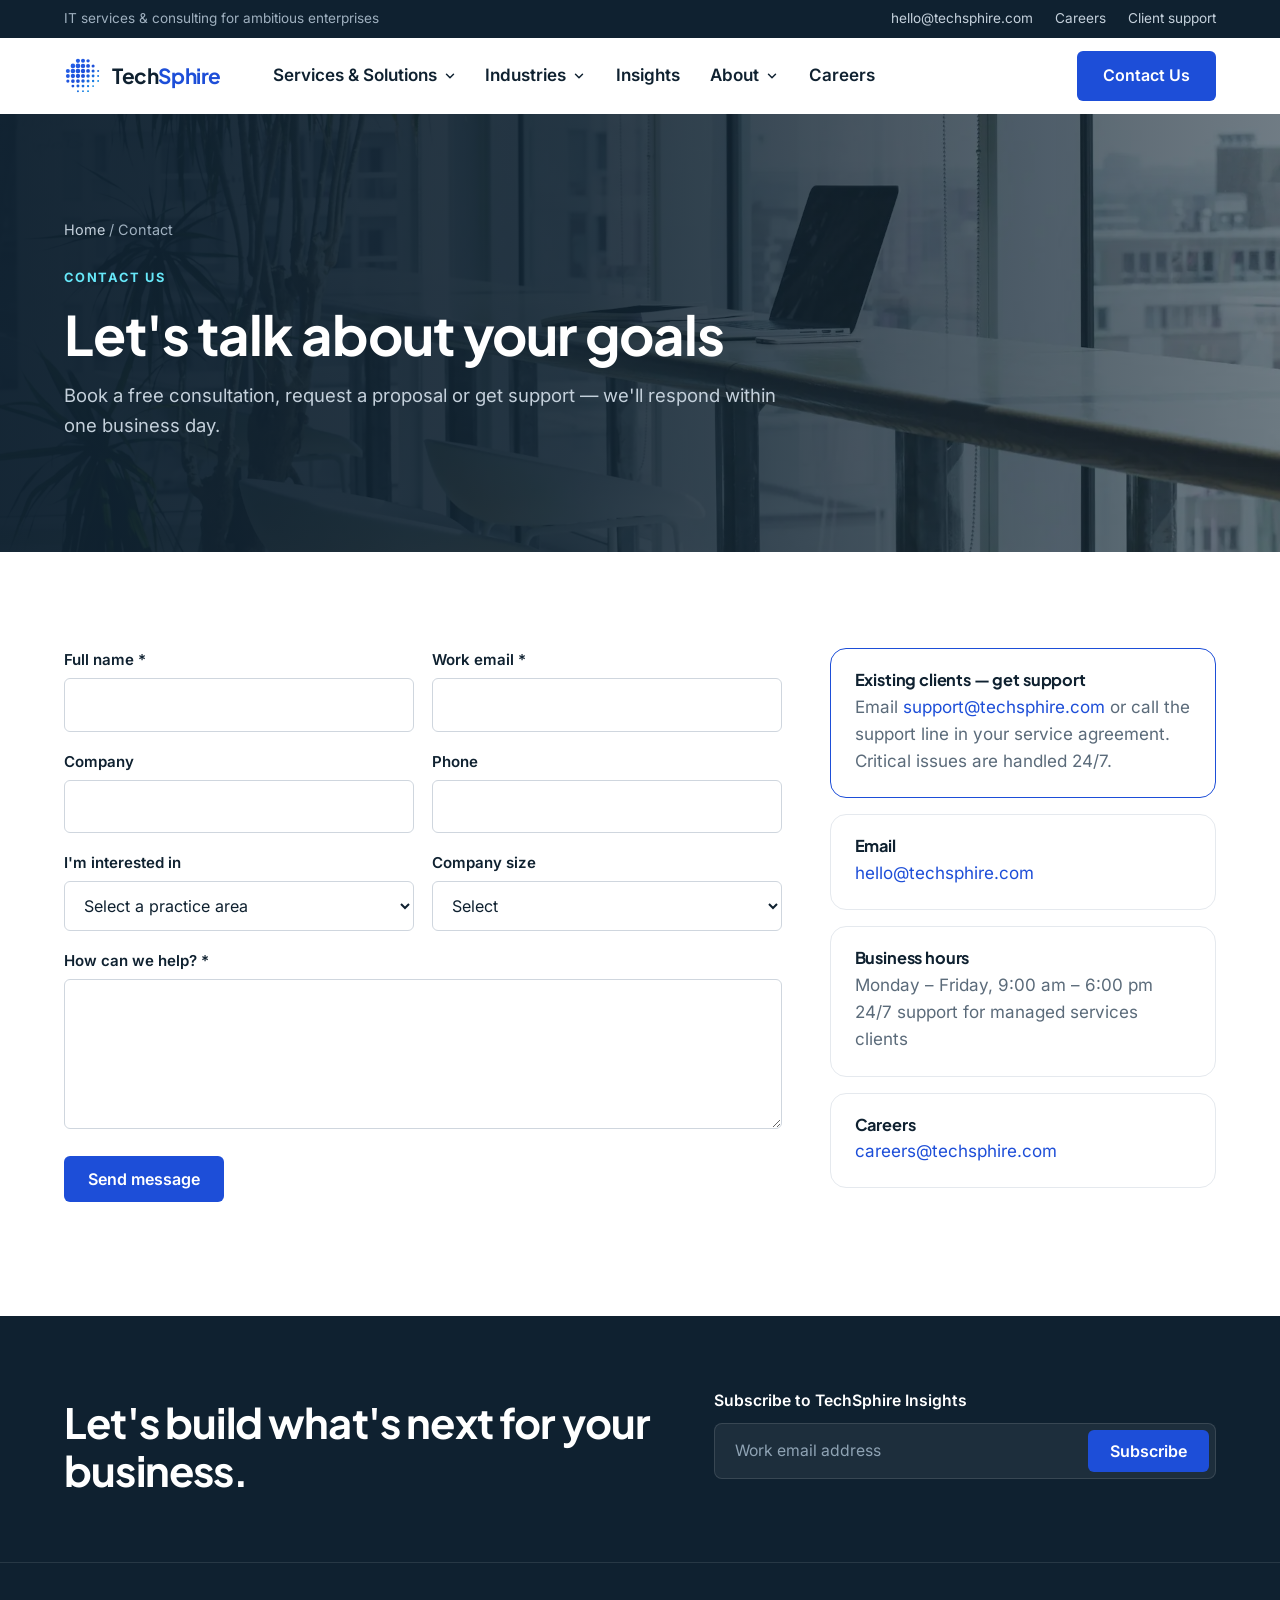
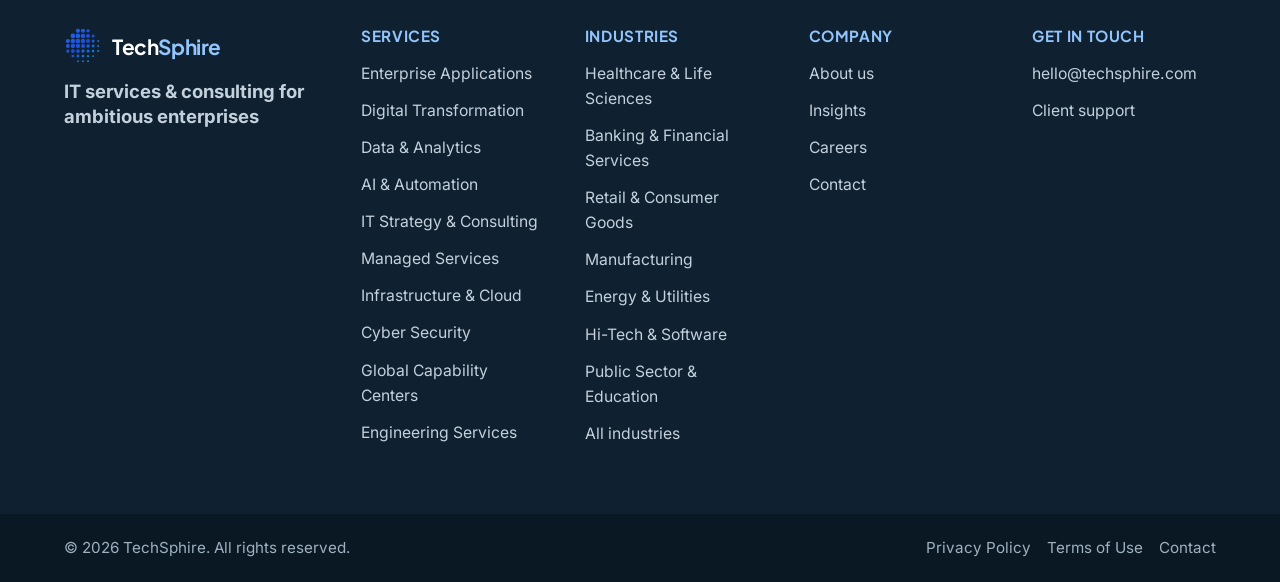
<file: contact.html>
<!doctype html>
<html lang="en" class="no-js">
<head>
  <meta charset="utf-8">
  <meta name="viewport" content="width=device-width, initial-scale=1">
  <title>Contact — TechSphire</title>
  <meta name="description" content="Contact TechSphire to book a free consultation on enterprise applications, data &amp; AI, cloud, cyber security or managed services.">
  <link rel="canonical" href="https://www.techsphire.com/contact.html">
  <meta property="og:site_name" content="TechSphire">
  <meta property="og:title" content="Contact — TechSphire">
  <meta property="og:description" content="Contact TechSphire to book a free consultation on enterprise applications, data &amp; AI, cloud, cyber security or managed services.">
  <meta property="og:type" content="website">
  <meta property="og:url" content="https://www.techsphire.com/contact.html">
  <meta property="og:image" content="https://www.techsphire.com/assets/img/og-image.png">
  <meta name="twitter:card" content="summary_large_image">
  <meta name="theme-color" content="#0f2130">
  <link rel="icon" href="assets/img/logo-small.svg" type="image/svg+xml">
  <link rel="apple-touch-icon" href="assets/img/apple-touch-icon.png">
  <link rel="preload" href="assets/fonts/inter-latin.woff2" as="font" type="font/woff2" crossorigin>
  <link rel="stylesheet" href="assets/css/styles.css">
</head>
<body>
  <a class="skip-link" href="#main">Skip to content</a>

  <div class="topbar">
    <div class="container">
      <span>IT services &amp; consulting for ambitious enterprises</span>
      <nav aria-label="Utility">
        <a href="mailto:hello@techsphire.com">hello@techsphire.com</a>
        
        <a href="careers.html">Careers</a>
        <a href="contact.html#support">Client support</a>
      </nav>
    </div>
  </div>

  <header class="site-header">
    <nav class="container nav" aria-label="Main">
      <a class="logo" href="index.html" aria-label="TechSphire home"><img src="assets/img/logo-small.svg" alt="" width="38" height="38"><span>Tech<b>Sphire</b></span></a>
      <button class="nav-toggle" aria-label="Toggle menu" aria-expanded="false" aria-controls="nav-links">
        <svg viewBox="0 0 24 24" fill="none" stroke="currentColor" stroke-width="2" stroke-linecap="round" aria-hidden="true"><path d="M4 6h16M4 12h16M4 18h16"/></svg>
      </button>
      <ul class="nav-links" id="nav-links">
        <li class="has-drop">
          <button class="nav-trigger" aria-expanded="false">Services &amp; Solutions <svg viewBox="0 0 24 24" fill="none" stroke="currentColor" stroke-width="2.5" stroke-linecap="round" stroke-linejoin="round" aria-hidden="true"><path d="m6 9 6 6 6-6"/></svg></button>
          <div class="mega">
            <div class="container mega-grid"><div><div class="mega-group"><h4><a href="services.html#erp"><svg viewBox="0 0 24 24" fill="none" stroke="currentColor" stroke-width="2" stroke-linecap="round" stroke-linejoin="round" aria-hidden="true"><path d="m12 2 10 5-10 5L2 7z"/><path d="m2 17 10 5 10-5M2 12l10 5 10-5"/></svg>Enterprise Applications</a></h4><ul><li><a href="services.html#sap">SAP</a></li><li><a href="services.html#oracle">Oracle</a></li><li><a href="services.html#microsoft">Microsoft Dynamics 365</a></li><li><a href="services.html#enterprise-integration">Enterprise Integration</a></li><li><a href="services.html#servicenow">ServiceNow</a></li><li><a href="services.html#salesforce">Salesforce</a></li></ul></div><div class="mega-group"><h4><a href="services.html#digital"><svg viewBox="0 0 24 24" fill="none" stroke="currentColor" stroke-width="2" stroke-linecap="round" stroke-linejoin="round" aria-hidden="true"><path d="m16 18 6-6-6-6M8 6l-6 6 6 6"/></svg>Digital Transformation</a></h4><ul><li><a href="services.html#application-services">Application Services</a></li><li><a href="services.html#digital-services">Digital Services</a></li><li><a href="services.html#devops">DevOps</a></li><li><a href="services.html#product-engineering">Product Engineering</a></li><li><a href="services.html#iot">Internet of Things (IoT)</a></li><li><a href="services.html#experience-design">Experience Design</a></li></ul></div></div><div><div class="mega-group"><h4><a href="services.html#data"><svg viewBox="0 0 24 24" fill="none" stroke="currentColor" stroke-width="2" stroke-linecap="round" stroke-linejoin="round" aria-hidden="true"><path d="M3 3v18h18"/><path d="M7 16v-4M12 16V8M17 16v-7"/></svg>Data &amp; Analytics</a></h4><ul><li><a href="services.html#data-engineering">Data Engineering</a></li><li><a href="services.html#data-management">Data Management</a></li><li><a href="services.html#epm">Enterprise Performance Management (EPM)</a></li><li><a href="services.html#bi">BI &amp; Visualization</a></li></ul></div><div class="mega-group"><h4><a href="services.html#ai"><svg viewBox="0 0 24 24" fill="none" stroke="currentColor" stroke-width="2" stroke-linecap="round" stroke-linejoin="round" aria-hidden="true"><path d="M12 3v3M12 18v3M3 12h3M18 12h3M5.6 5.6l2.1 2.1M16.3 16.3l2.1 2.1M5.6 18.4l2.1-2.1M16.3 7.7l2.1-2.1"/><circle cx="12" cy="12" r="3"/></svg>AI &amp; Automation</a></h4><ul><li><a href="services.html#agentic-ai">Agentic AI</a></li><li><a href="services.html#generative-ai">Generative AI</a></li><li><a href="services.html#data-science">Data Science &amp; ML</a></li><li><a href="services.html#quality-engineering">Intelligent Quality Engineering</a></li><li><a href="services.html#rpa">Robotic Process Automation</a></li></ul></div><div class="mega-group"><h4><a href="services.html#gcc"><svg viewBox="0 0 24 24" fill="none" stroke="currentColor" stroke-width="2" stroke-linecap="round" stroke-linejoin="round" aria-hidden="true"><circle cx="12" cy="12" r="10"/><path d="M2 12h20M12 2a15 15 0 0 1 0 20M12 2a15 15 0 0 0 0 20"/></svg>Global Capability Centers</a></h4><ul><li><a href="services.html#gcc-setup">GCC Strategy &amp; Setup</a></li><li><a href="services.html#build-operate-transfer">Build-Operate-Transfer</a></li><li><a href="services.html#gcc-operations">GCC Operations &amp; Scaling</a></li></ul></div></div><div><div class="mega-group"><h4><a href="services.html#consulting"><svg viewBox="0 0 24 24" fill="none" stroke="currentColor" stroke-width="2" stroke-linecap="round" stroke-linejoin="round" aria-hidden="true"><circle cx="12" cy="12" r="10"/><path d="m16.24 7.76-2.12 6.36-6.36 2.12 2.12-6.36z"/></svg>IT Strategy &amp; Consulting</a></h4><ul><li><a href="services.html#it-strategy">IT Strategy &amp; Roadmaps</a></li><li><a href="services.html#transformation-advisory">Digital Transformation Advisory</a></li><li><a href="services.html#enterprise-architecture">Enterprise Architecture</a></li><li><a href="services.html#virtual-cio">Virtual CIO / CTO</a></li><li><a href="services.html#program-management">Program Management</a></li></ul></div><div class="mega-group"><h4><a href="services.html#managed"><svg viewBox="0 0 24 24" fill="none" stroke="currentColor" stroke-width="2" stroke-linecap="round" stroke-linejoin="round" aria-hidden="true"><path d="M3 11h3a2 2 0 0 1 2 2v3a2 2 0 0 1-2 2H5a2 2 0 0 1-2-2v-5a9 9 0 0 1 18 0v5a2 2 0 0 1-2 2h-1a2 2 0 0 1-2-2v-3a2 2 0 0 1 2-2h3"/></svg>Managed Services</a></h4><ul><li><a href="services.html#managed-it">Managed IT Services</a></li><li><a href="services.html#application-management">Application Management</a></li><li><a href="services.html#business-process">Business Process Services</a></li><li><a href="services.html#staffing">IT Staffing</a></li></ul></div><div class="mega-group"><h4><a href="services.html#engineering"><svg viewBox="0 0 24 24" fill="none" stroke="currentColor" stroke-width="2" stroke-linecap="round" stroke-linejoin="round" aria-hidden="true"><circle cx="12" cy="12" r="3"/><path d="M12 1v3M12 20v3M4.2 4.2l2.1 2.1M17.7 17.7l2.1 2.1M1 12h3M20 12h3M4.2 19.8l2.1-2.1M17.7 6.3l2.1-2.1"/></svg>Engineering Services</a></h4><ul><li><a href="services.html#plm">Product Lifecycle Management (PLM)</a></li><li><a href="services.html#product-design">Product Design &amp; Development</a></li><li><a href="services.html#mes">Manufacturing Execution Systems (MES)</a></li><li><a href="services.html#transformational-services">Transformational Services</a></li></ul></div></div><div><div class="mega-group"><h4><a href="services.html#cloud"><svg viewBox="0 0 24 24" fill="none" stroke="currentColor" stroke-width="2" stroke-linecap="round" stroke-linejoin="round" aria-hidden="true"><path d="M17.5 19H9a7 7 0 1 1 6.71-9h1.79a4.5 4.5 0 1 1 0 9Z"/></svg>Infrastructure &amp; Cloud</a></h4><ul><li><a href="services.html#service-desk">Service Desk &amp; Smart Hands</a></li><li><a href="services.html#data-center">Data Center Services</a></li><li><a href="services.html#multi-cloud">Multi-Cloud Services</a></li><li><a href="services.html#sre">Site Reliability Engineering (SRE)</a></li><li><a href="services.html#m365">Microsoft 365 Services</a></li><li><a href="services.html#noc">Network Operations Center (NOC)</a></li></ul></div><div class="mega-group"><h4><a href="services.html#security"><svg viewBox="0 0 24 24" fill="none" stroke="currentColor" stroke-width="2" stroke-linecap="round" stroke-linejoin="round" aria-hidden="true"><path d="M12 22s8-4 8-10V5l-8-3-8 3v7c0 6 8 10 8 10Z"/><path d="m9 12 2 2 4-4"/></svg>Cyber Security</a></h4><ul><li><a href="services.html#soc">Security Operations Center (SOC)</a></li><li><a href="services.html#iam">Identity &amp; Access Management (IAM)</a></li><li><a href="services.html#vulnerability">Vulnerability &amp; Penetration Testing</a></li><li><a href="services.html#grc">Governance, Risk &amp; Compliance</a></li></ul></div></div><div class="mega-promo">
                <img src="assets/img/photos/px-ai.webp" alt="" loading="lazy" width="260" height="130">
                <div><strong>AI Readiness Assessment</strong><p>Identify the AI use cases with the strongest business case for your organisation.</p><a href="contact.html">Request an assessment →</a></div>
              </div></div>
            <div class="mega-foot"><div class="container"><span>Advisory, implementation and managed services across 10 practice areas</span><a href="contact.html">Not sure where to start? Talk to an expert →</a></div></div>
          </div>
        </li>
        <li class="has-drop small">
          <button class="nav-trigger" aria-expanded="false">Industries <svg viewBox="0 0 24 24" fill="none" stroke="currentColor" stroke-width="2.5" stroke-linecap="round" stroke-linejoin="round" aria-hidden="true"><path d="m6 9 6 6 6-6"/></svg></button>
          <div class="dropdown"><a href="industries.html#healthcare">Healthcare &amp; Life Sciences</a><a href="industries.html#financial-services">Banking &amp; Financial Services</a><a href="industries.html#retail">Retail &amp; Consumer Goods</a><a href="industries.html#manufacturing">Manufacturing</a><a href="industries.html#energy">Energy &amp; Utilities</a><a href="industries.html#hi-tech">Hi-Tech &amp; Software</a><a href="industries.html#public-sector">Public Sector &amp; Education</a><a href="industries.html#logistics">Logistics &amp; Transportation</a><a href="industries.html#professional-services">Professional Services</a><a href="industries.html" style="color:var(--brand)">All industries →</a></div>
        </li>
        <li><a href="insights.html">Insights</a></li>
        <li class="has-drop small">
          <button class="nav-trigger" aria-expanded="false">About <svg viewBox="0 0 24 24" fill="none" stroke="currentColor" stroke-width="2.5" stroke-linecap="round" stroke-linejoin="round" aria-hidden="true"><path d="m6 9 6 6 6-6"/></svg></button>
          <div class="dropdown"><a href="about.html">About TechSphire<small>Our story, mission and values</small></a><a href="about.html#approach">Our approach<small>Advise, build and run</small></a><a href="insights.html">Insights<small>Perspectives from our experts</small></a><a href="careers.html">Careers<small>Join our team</small></a></div>
        </li>
        <li><a href="careers.html">Careers</a></li>
        <li class="nav-cta"><a class="btn btn-primary" href="contact.html">Contact Us</a></li>
      </ul>
    </nav>
  </header>

  <main id="main">
    <section class="page-hero dark photo">
      <div class="ph-bg" style="background-image:url(assets/img/photos/page-contact.webp)"></div>
      <div class="container">
        <div class="crumbs"><a href="index.html">Home</a> / Contact</div>
        <span class="eyebrow">Contact us</span>
        <h1>Let's talk about your goals</h1>
        <p>Book a free consultation, request a proposal or get support — we'll respond within one business day.</p>
      </div>
    </section>

    <section class="section">
      <div class="container contact-grid">
        <!-- To submit via a form service (e.g. Formspree), add data-endpoint="https://formspree.io/f/your-id" below.
             Without it, the form opens the visitor's email app addressed to data-email. -->
        <form class="form reveal" id="contact-form" data-email="hello@techsphire.com" novalidate>
          <div class="form-row">
            <div>
              <label for="name">Full name *</label>
              <input id="name" name="name" type="text" autocomplete="name" required>
            </div>
            <div>
              <label for="email">Work email *</label>
              <input id="email" name="email" type="email" autocomplete="email" required>
            </div>
          </div>
          <div class="form-row">
            <div>
              <label for="company">Company</label>
              <input id="company" name="company" type="text" autocomplete="organization">
            </div>
            <div>
              <label for="phone">Phone</label>
              <input id="phone" name="phone" type="tel" autocomplete="tel">
            </div>
          </div>
          <div class="form-row">
            <div>
              <label for="service">I'm interested in</label>
              <select id="service" name="service">
                <option value="">Select a practice area</option>
                <option>Enterprise Applications</option>
                <option>Digital Transformation</option>
                <option>Data &amp; Analytics</option>
                <option>AI &amp; Automation</option>
                <option>IT Strategy &amp; Consulting</option>
                <option>Managed Services</option>
                <option>Infrastructure &amp; Cloud</option>
                <option>Cyber Security</option>
                <option>Global Capability Centers</option>
                <option>Engineering Services</option>
                <option>Something else</option>
              </select>
            </div>
            <div>
              <label for="users">Company size</label>
              <select id="users" name="users">
                <option value="">Select</option>
                <option>1 – 50 employees</option>
                <option>51 – 200 employees</option>
                <option>201 – 1,000 employees</option>
                <option>1,001 – 5,000 employees</option>
                <option>5,000+ employees</option>
              </select>
            </div>
          </div>
          <div>
            <label for="message">How can we help? *</label>
            <textarea id="message" name="message" required></textarea>
          </div>
          <input class="hp" type="text" name="company_website" tabindex="-1" autocomplete="off" aria-hidden="true">
          <div>
            <button class="btn btn-primary" type="submit">Send message</button>
          </div>
          <p class="form-status" role="status" aria-live="polite"></p>
        </form>

        <aside class="contact-info">
          <div class="card reveal" id="support" style="scroll-margin-top:100px;border-color:var(--brand)">
            <h3>Existing clients — get support</h3>
            <p>Email <a href="mailto:support@techsphire.com">support@techsphire.com</a> or call the support line in your service agreement. Critical issues are handled 24/7.</p>
          </div>
          <div class="card reveal">
            <h3>Email</h3>
            <p><a href="mailto:hello@techsphire.com">hello@techsphire.com</a></p>
          </div>
          <div class="card reveal">
            <h3>Business hours</h3>
            <p>Monday – Friday, 9:00 am – 6:00 pm<br>24/7 support for managed services clients</p>
          </div>
          <div class="card reveal">
            <h3>Careers</h3>
            <p><a href="mailto:careers@techsphire.com">careers@techsphire.com</a></p>
          </div>
        </aside>
      </div>
    </section>
  </main>

  <footer class="site-footer">
    <div class="footer-top">
      <div class="container">
        <h2>Let's build what's next for your business.</h2>
        <!-- Add data-endpoint="https://formspree.io/f/your-id" to collect sign-ups directly. -->
        <form class="newsletter" id="newsletter" data-email="hello@techsphire.com" novalidate>
          <label for="nl-email">Subscribe to TechSphire Insights</label>
          <div class="nl-row">
            <input id="nl-email" name="email" type="email" placeholder="Work email address" autocomplete="email" required>
            <button class="btn btn-primary" type="submit">Subscribe</button>
          </div>
          <p class="nl-status" role="status" aria-live="polite"></p>
        </form>
      </div>
    </div>
    <div class="footer-main">
      <div class="container footer-grid wide">
        <div class="footer-brand">
          <a class="logo" href="index.html" aria-label="TechSphire home"><img src="assets/img/logo-small.svg" alt="" width="38" height="38"><span>Tech<b>Sphire</b></span></a>
          <p>IT services &amp; consulting for ambitious enterprises</p>
          
        </div>
        <div>
          <h4>Services</h4>
          <ul><li><a href="services.html#erp">Enterprise Applications</a></li><li><a href="services.html#digital">Digital Transformation</a></li><li><a href="services.html#data">Data &amp; Analytics</a></li><li><a href="services.html#ai">AI &amp; Automation</a></li><li><a href="services.html#consulting">IT Strategy &amp; Consulting</a></li><li><a href="services.html#managed">Managed Services</a></li><li><a href="services.html#cloud">Infrastructure &amp; Cloud</a></li><li><a href="services.html#security">Cyber Security</a></li><li><a href="services.html#gcc">Global Capability Centers</a></li><li><a href="services.html#engineering">Engineering Services</a></li></ul>
        </div>
        <div>
          <h4>Industries</h4>
          <ul><li><a href="industries.html#healthcare">Healthcare &amp; Life Sciences</a></li><li><a href="industries.html#financial-services">Banking &amp; Financial Services</a></li><li><a href="industries.html#retail">Retail &amp; Consumer Goods</a></li><li><a href="industries.html#manufacturing">Manufacturing</a></li><li><a href="industries.html#energy">Energy &amp; Utilities</a></li><li><a href="industries.html#hi-tech">Hi-Tech &amp; Software</a></li><li><a href="industries.html#public-sector">Public Sector &amp; Education</a></li><li><a href="industries.html">All industries</a></li></ul>
        </div>
        <div>
          <h4>Company</h4>
          <ul>
            <li><a href="about.html">About us</a></li>
            
            <li><a href="insights.html">Insights</a></li>
            <li><a href="careers.html">Careers</a></li>
            <li><a href="contact.html">Contact</a></li>
          </ul>
        </div>
        <div>
          <h4>Get in touch</h4>
          <ul>
            <li><a href="mailto:hello@techsphire.com">hello@techsphire.com</a></li>
            
            <li><a href="contact.html#support">Client support</a></li>
          </ul>
        </div>
      </div>
    </div>
    <div class="footer-bottom">
      <div class="container">
        <span>© <span data-year>2026</span> TechSphire. All rights reserved.</span>
        <nav aria-label="Legal"><a href="privacy.html">Privacy Policy</a><a href="terms.html">Terms of Use</a><a href="contact.html">Contact</a></nav>
      </div>
    </div>
  </footer>

  <div class="mobile-cta">
    <a class="btn btn-ghost" href="mailto:hello@techsphire.com">Email us</a>
    <a class="btn btn-primary" href="contact.html">Talk to an expert</a>
  </div>

  <script src="assets/js/main.js"></script>
</body>
</html>
</file>
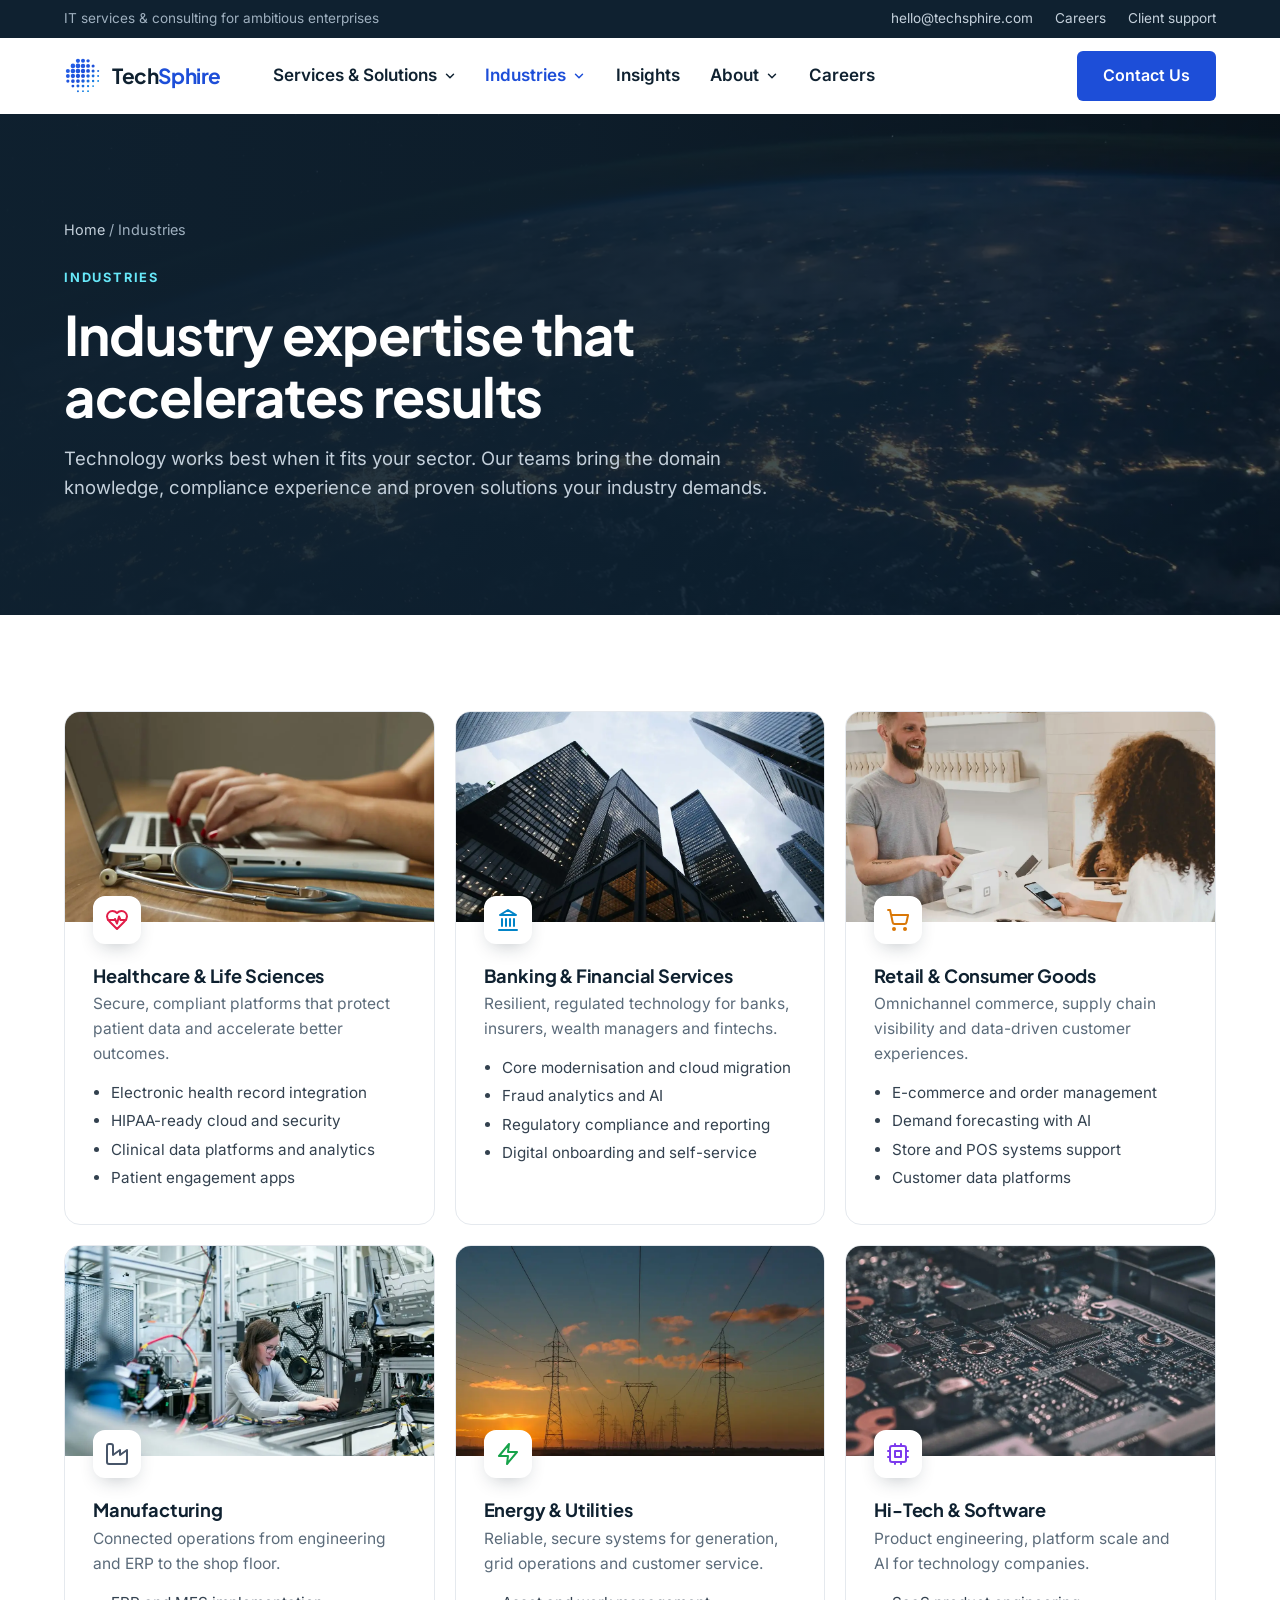
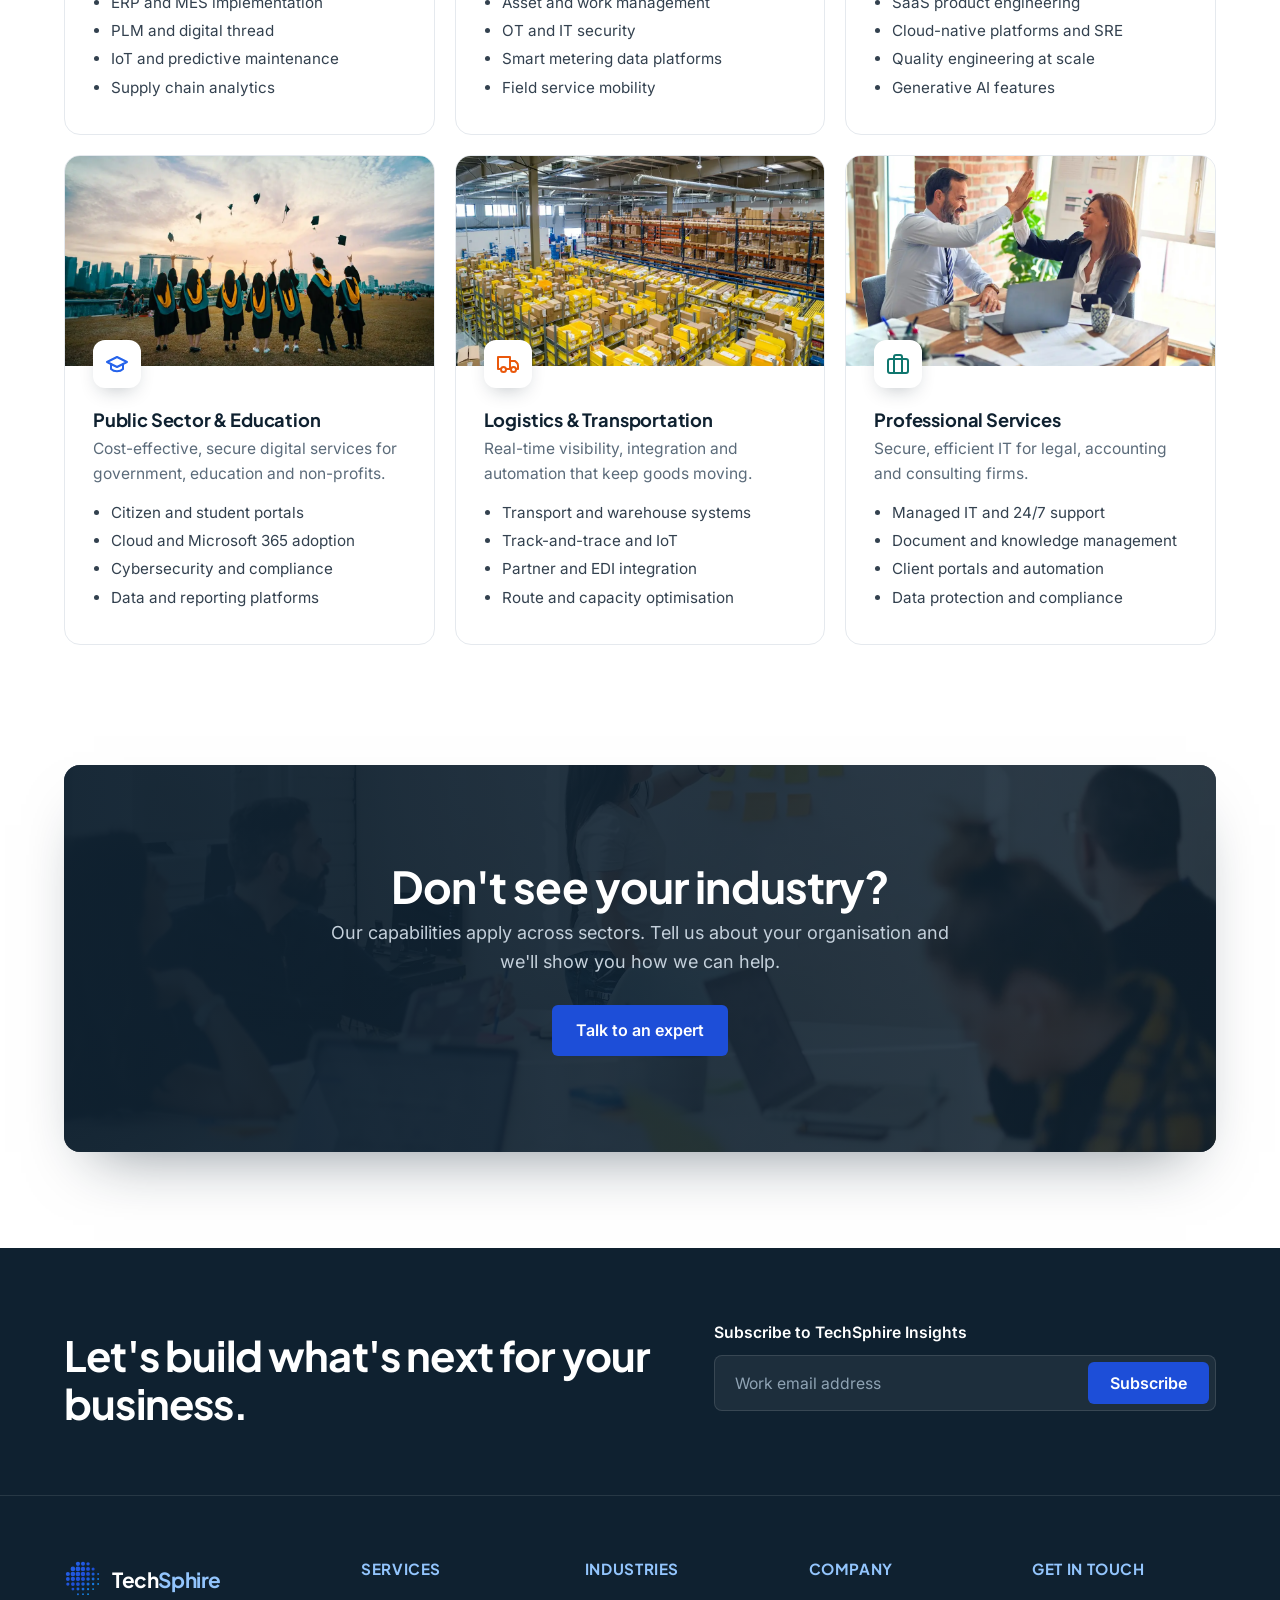
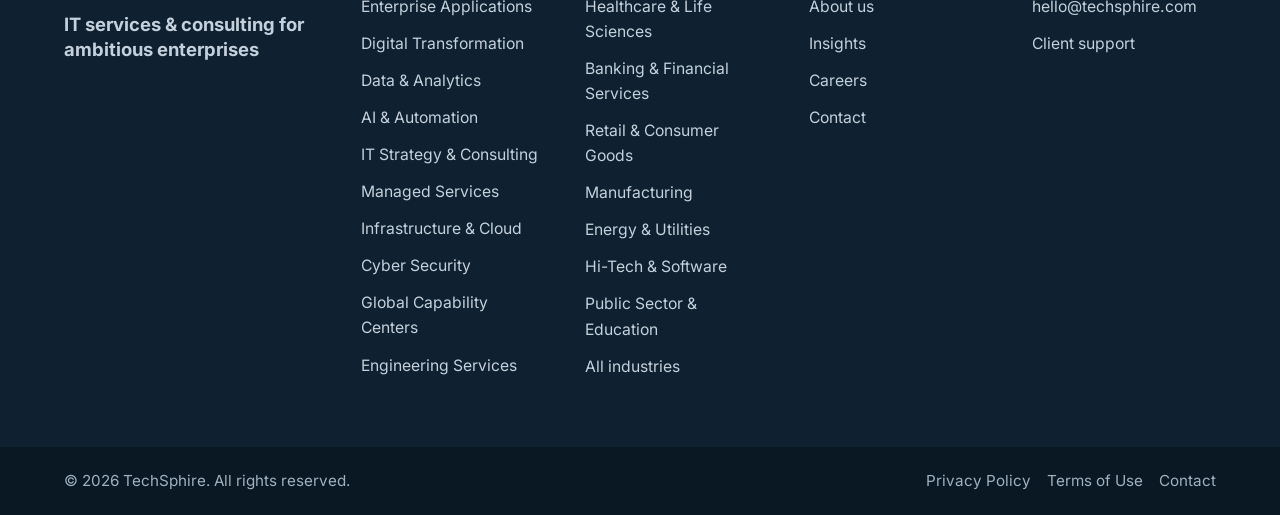
<file: industries.html>
<!doctype html>
<html lang="en" class="no-js">
<head>
  <meta charset="utf-8">
  <meta name="viewport" content="width=device-width, initial-scale=1">
  <title>Industries — TechSphire</title>
  <meta name="description" content="Industry-focused IT services and consulting for healthcare, financial services, retail, manufacturing, energy, hi-tech, public sector, logistics and professional services.">
  <link rel="canonical" href="https://www.techsphire.com/industries.html">
  <meta property="og:site_name" content="TechSphire">
  <meta property="og:title" content="Industries — TechSphire">
  <meta property="og:description" content="Industry-focused IT services and consulting for healthcare, financial services, retail, manufacturing, energy, hi-tech, public sector, logistics and professional services.">
  <meta property="og:type" content="website">
  <meta property="og:url" content="https://www.techsphire.com/industries.html">
  <meta property="og:image" content="https://www.techsphire.com/assets/img/og-image.png">
  <meta name="twitter:card" content="summary_large_image">
  <meta name="theme-color" content="#0f2130">
  <link rel="icon" href="assets/img/logo-small.svg" type="image/svg+xml">
  <link rel="apple-touch-icon" href="assets/img/apple-touch-icon.png">
  <link rel="preload" href="assets/fonts/inter-latin.woff2" as="font" type="font/woff2" crossorigin>
  <link rel="stylesheet" href="assets/css/styles.css">
</head>
<body>
  <a class="skip-link" href="#main">Skip to content</a>

  <div class="topbar">
    <div class="container">
      <span>IT services &amp; consulting for ambitious enterprises</span>
      <nav aria-label="Utility">
        <a href="mailto:hello@techsphire.com">hello@techsphire.com</a>
        
        <a href="careers.html">Careers</a>
        <a href="contact.html#support">Client support</a>
      </nav>
    </div>
  </div>

  <header class="site-header">
    <nav class="container nav" aria-label="Main">
      <a class="logo" href="index.html" aria-label="TechSphire home"><img src="assets/img/logo-small.svg" alt="" width="38" height="38"><span>Tech<b>Sphire</b></span></a>
      <button class="nav-toggle" aria-label="Toggle menu" aria-expanded="false" aria-controls="nav-links">
        <svg viewBox="0 0 24 24" fill="none" stroke="currentColor" stroke-width="2" stroke-linecap="round" aria-hidden="true"><path d="M4 6h16M4 12h16M4 18h16"/></svg>
      </button>
      <ul class="nav-links" id="nav-links">
        <li class="has-drop">
          <button class="nav-trigger" aria-expanded="false">Services &amp; Solutions <svg viewBox="0 0 24 24" fill="none" stroke="currentColor" stroke-width="2.5" stroke-linecap="round" stroke-linejoin="round" aria-hidden="true"><path d="m6 9 6 6 6-6"/></svg></button>
          <div class="mega">
            <div class="container mega-grid"><div><div class="mega-group"><h4><a href="services.html#erp"><svg viewBox="0 0 24 24" fill="none" stroke="currentColor" stroke-width="2" stroke-linecap="round" stroke-linejoin="round" aria-hidden="true"><path d="m12 2 10 5-10 5L2 7z"/><path d="m2 17 10 5 10-5M2 12l10 5 10-5"/></svg>Enterprise Applications</a></h4><ul><li><a href="services.html#sap">SAP</a></li><li><a href="services.html#oracle">Oracle</a></li><li><a href="services.html#microsoft">Microsoft Dynamics 365</a></li><li><a href="services.html#enterprise-integration">Enterprise Integration</a></li><li><a href="services.html#servicenow">ServiceNow</a></li><li><a href="services.html#salesforce">Salesforce</a></li></ul></div><div class="mega-group"><h4><a href="services.html#digital"><svg viewBox="0 0 24 24" fill="none" stroke="currentColor" stroke-width="2" stroke-linecap="round" stroke-linejoin="round" aria-hidden="true"><path d="m16 18 6-6-6-6M8 6l-6 6 6 6"/></svg>Digital Transformation</a></h4><ul><li><a href="services.html#application-services">Application Services</a></li><li><a href="services.html#digital-services">Digital Services</a></li><li><a href="services.html#devops">DevOps</a></li><li><a href="services.html#product-engineering">Product Engineering</a></li><li><a href="services.html#iot">Internet of Things (IoT)</a></li><li><a href="services.html#experience-design">Experience Design</a></li></ul></div></div><div><div class="mega-group"><h4><a href="services.html#data"><svg viewBox="0 0 24 24" fill="none" stroke="currentColor" stroke-width="2" stroke-linecap="round" stroke-linejoin="round" aria-hidden="true"><path d="M3 3v18h18"/><path d="M7 16v-4M12 16V8M17 16v-7"/></svg>Data &amp; Analytics</a></h4><ul><li><a href="services.html#data-engineering">Data Engineering</a></li><li><a href="services.html#data-management">Data Management</a></li><li><a href="services.html#epm">Enterprise Performance Management (EPM)</a></li><li><a href="services.html#bi">BI &amp; Visualization</a></li></ul></div><div class="mega-group"><h4><a href="services.html#ai"><svg viewBox="0 0 24 24" fill="none" stroke="currentColor" stroke-width="2" stroke-linecap="round" stroke-linejoin="round" aria-hidden="true"><path d="M12 3v3M12 18v3M3 12h3M18 12h3M5.6 5.6l2.1 2.1M16.3 16.3l2.1 2.1M5.6 18.4l2.1-2.1M16.3 7.7l2.1-2.1"/><circle cx="12" cy="12" r="3"/></svg>AI &amp; Automation</a></h4><ul><li><a href="services.html#agentic-ai">Agentic AI</a></li><li><a href="services.html#generative-ai">Generative AI</a></li><li><a href="services.html#data-science">Data Science &amp; ML</a></li><li><a href="services.html#quality-engineering">Intelligent Quality Engineering</a></li><li><a href="services.html#rpa">Robotic Process Automation</a></li></ul></div><div class="mega-group"><h4><a href="services.html#gcc"><svg viewBox="0 0 24 24" fill="none" stroke="currentColor" stroke-width="2" stroke-linecap="round" stroke-linejoin="round" aria-hidden="true"><circle cx="12" cy="12" r="10"/><path d="M2 12h20M12 2a15 15 0 0 1 0 20M12 2a15 15 0 0 0 0 20"/></svg>Global Capability Centers</a></h4><ul><li><a href="services.html#gcc-setup">GCC Strategy &amp; Setup</a></li><li><a href="services.html#build-operate-transfer">Build-Operate-Transfer</a></li><li><a href="services.html#gcc-operations">GCC Operations &amp; Scaling</a></li></ul></div></div><div><div class="mega-group"><h4><a href="services.html#consulting"><svg viewBox="0 0 24 24" fill="none" stroke="currentColor" stroke-width="2" stroke-linecap="round" stroke-linejoin="round" aria-hidden="true"><circle cx="12" cy="12" r="10"/><path d="m16.24 7.76-2.12 6.36-6.36 2.12 2.12-6.36z"/></svg>IT Strategy &amp; Consulting</a></h4><ul><li><a href="services.html#it-strategy">IT Strategy &amp; Roadmaps</a></li><li><a href="services.html#transformation-advisory">Digital Transformation Advisory</a></li><li><a href="services.html#enterprise-architecture">Enterprise Architecture</a></li><li><a href="services.html#virtual-cio">Virtual CIO / CTO</a></li><li><a href="services.html#program-management">Program Management</a></li></ul></div><div class="mega-group"><h4><a href="services.html#managed"><svg viewBox="0 0 24 24" fill="none" stroke="currentColor" stroke-width="2" stroke-linecap="round" stroke-linejoin="round" aria-hidden="true"><path d="M3 11h3a2 2 0 0 1 2 2v3a2 2 0 0 1-2 2H5a2 2 0 0 1-2-2v-5a9 9 0 0 1 18 0v5a2 2 0 0 1-2 2h-1a2 2 0 0 1-2-2v-3a2 2 0 0 1 2-2h3"/></svg>Managed Services</a></h4><ul><li><a href="services.html#managed-it">Managed IT Services</a></li><li><a href="services.html#application-management">Application Management</a></li><li><a href="services.html#business-process">Business Process Services</a></li><li><a href="services.html#staffing">IT Staffing</a></li></ul></div><div class="mega-group"><h4><a href="services.html#engineering"><svg viewBox="0 0 24 24" fill="none" stroke="currentColor" stroke-width="2" stroke-linecap="round" stroke-linejoin="round" aria-hidden="true"><circle cx="12" cy="12" r="3"/><path d="M12 1v3M12 20v3M4.2 4.2l2.1 2.1M17.7 17.7l2.1 2.1M1 12h3M20 12h3M4.2 19.8l2.1-2.1M17.7 6.3l2.1-2.1"/></svg>Engineering Services</a></h4><ul><li><a href="services.html#plm">Product Lifecycle Management (PLM)</a></li><li><a href="services.html#product-design">Product Design &amp; Development</a></li><li><a href="services.html#mes">Manufacturing Execution Systems (MES)</a></li><li><a href="services.html#transformational-services">Transformational Services</a></li></ul></div></div><div><div class="mega-group"><h4><a href="services.html#cloud"><svg viewBox="0 0 24 24" fill="none" stroke="currentColor" stroke-width="2" stroke-linecap="round" stroke-linejoin="round" aria-hidden="true"><path d="M17.5 19H9a7 7 0 1 1 6.71-9h1.79a4.5 4.5 0 1 1 0 9Z"/></svg>Infrastructure &amp; Cloud</a></h4><ul><li><a href="services.html#service-desk">Service Desk &amp; Smart Hands</a></li><li><a href="services.html#data-center">Data Center Services</a></li><li><a href="services.html#multi-cloud">Multi-Cloud Services</a></li><li><a href="services.html#sre">Site Reliability Engineering (SRE)</a></li><li><a href="services.html#m365">Microsoft 365 Services</a></li><li><a href="services.html#noc">Network Operations Center (NOC)</a></li></ul></div><div class="mega-group"><h4><a href="services.html#security"><svg viewBox="0 0 24 24" fill="none" stroke="currentColor" stroke-width="2" stroke-linecap="round" stroke-linejoin="round" aria-hidden="true"><path d="M12 22s8-4 8-10V5l-8-3-8 3v7c0 6 8 10 8 10Z"/><path d="m9 12 2 2 4-4"/></svg>Cyber Security</a></h4><ul><li><a href="services.html#soc">Security Operations Center (SOC)</a></li><li><a href="services.html#iam">Identity &amp; Access Management (IAM)</a></li><li><a href="services.html#vulnerability">Vulnerability &amp; Penetration Testing</a></li><li><a href="services.html#grc">Governance, Risk &amp; Compliance</a></li></ul></div></div><div class="mega-promo">
                <img src="assets/img/photos/px-ai.webp" alt="" loading="lazy" width="260" height="130">
                <div><strong>AI Readiness Assessment</strong><p>Identify the AI use cases with the strongest business case for your organisation.</p><a href="contact.html">Request an assessment →</a></div>
              </div></div>
            <div class="mega-foot"><div class="container"><span>Advisory, implementation and managed services across 10 practice areas</span><a href="contact.html">Not sure where to start? Talk to an expert →</a></div></div>
          </div>
        </li>
        <li class="has-drop small">
          <button class="nav-trigger" aria-expanded="false" style="color:var(--brand)">Industries <svg viewBox="0 0 24 24" fill="none" stroke="currentColor" stroke-width="2.5" stroke-linecap="round" stroke-linejoin="round" aria-hidden="true"><path d="m6 9 6 6 6-6"/></svg></button>
          <div class="dropdown"><a href="industries.html#healthcare">Healthcare &amp; Life Sciences</a><a href="industries.html#financial-services">Banking &amp; Financial Services</a><a href="industries.html#retail">Retail &amp; Consumer Goods</a><a href="industries.html#manufacturing">Manufacturing</a><a href="industries.html#energy">Energy &amp; Utilities</a><a href="industries.html#hi-tech">Hi-Tech &amp; Software</a><a href="industries.html#public-sector">Public Sector &amp; Education</a><a href="industries.html#logistics">Logistics &amp; Transportation</a><a href="industries.html#professional-services">Professional Services</a><a href="industries.html" style="color:var(--brand)">All industries →</a></div>
        </li>
        <li><a href="insights.html">Insights</a></li>
        <li class="has-drop small">
          <button class="nav-trigger" aria-expanded="false">About <svg viewBox="0 0 24 24" fill="none" stroke="currentColor" stroke-width="2.5" stroke-linecap="round" stroke-linejoin="round" aria-hidden="true"><path d="m6 9 6 6 6-6"/></svg></button>
          <div class="dropdown"><a href="about.html">About TechSphire<small>Our story, mission and values</small></a><a href="about.html#approach">Our approach<small>Advise, build and run</small></a><a href="insights.html">Insights<small>Perspectives from our experts</small></a><a href="careers.html">Careers<small>Join our team</small></a></div>
        </li>
        <li><a href="careers.html">Careers</a></li>
        <li class="nav-cta"><a class="btn btn-primary" href="contact.html">Contact Us</a></li>
      </ul>
    </nav>
  </header>

  <main id="main">
    <section class="page-hero dark photo">
      <div class="ph-bg" style="background-image:url(assets/img/photos/page-industries.webp)"></div>
      <div class="container">
        <div class="crumbs"><a href="index.html">Home</a> / Industries</div>
        <span class="eyebrow">Industries</span>
        <h1>Industry expertise that accelerates results</h1>
        <p>Technology works best when it fits your sector. Our teams bring the domain knowledge, compliance experience and proven solutions your industry demands.</p>
      </div>
    </section>

    <section class="section">
      <div class="container">
        <div class="industry-grid stagger">
          <article class="industry-card photo reveal" id="healthcare">
            <img src="assets/img/photos/ind-healthcare.webp" alt="" loading="lazy" width="1100" height="720">
            <div class="ic-body">
              <div class="ind-icon" style="--c:#e11d48"><svg viewBox="0 0 24 24" fill="none" stroke="currentColor" stroke-width="2" stroke-linecap="round" stroke-linejoin="round" aria-hidden="true"><path d="M19 14c1.49-1.46 3-3.21 3-5.5A5.5 5.5 0 0 0 16.5 3c-1.76 0-3 .5-4.5 2-1.5-1.5-2.74-2-4.5-2A5.5 5.5 0 0 0 2 8.5c0 2.3 1.5 4.05 3 5.5l7 7Z"/><path d="M3.22 12H9.5l.5-1 2 4.5 2-7 1.5 3.5h5.27"/></svg></div>
              <h3>Healthcare &amp; Life Sciences</h3>
              <p>Secure, compliant platforms that protect patient data and accelerate better outcomes.</p>
              <ul><li>Electronic health record integration</li><li>HIPAA-ready cloud and security</li><li>Clinical data platforms and analytics</li><li>Patient engagement apps</li></ul>
            </div>
          </article>
          <article class="industry-card photo reveal" id="financial-services">
            <img src="assets/img/photos/ind-financial-services.webp" alt="" loading="lazy" width="1100" height="720">
            <div class="ic-body">
              <div class="ind-icon" style="--c:#0284c7"><svg viewBox="0 0 24 24" fill="none" stroke="currentColor" stroke-width="2" stroke-linecap="round" stroke-linejoin="round" aria-hidden="true"><path d="M3 22h18M6 18v-7M10 18v-7M14 18v-7M18 18v-7M12 2l8 5H4z"/></svg></div>
              <h3>Banking &amp; Financial Services</h3>
              <p>Resilient, regulated technology for banks, insurers, wealth managers and fintechs.</p>
              <ul><li>Core modernisation and cloud migration</li><li>Fraud analytics and AI</li><li>Regulatory compliance and reporting</li><li>Digital onboarding and self-service</li></ul>
            </div>
          </article>
          <article class="industry-card photo reveal" id="retail">
            <img src="assets/img/photos/ind-retail.webp" alt="" loading="lazy" width="1100" height="720">
            <div class="ic-body">
              <div class="ind-icon" style="--c:#d97706"><svg viewBox="0 0 24 24" fill="none" stroke="currentColor" stroke-width="2" stroke-linecap="round" stroke-linejoin="round" aria-hidden="true"><circle cx="8" cy="21" r="1"/><circle cx="19" cy="21" r="1"/><path d="M2.05 2.05h2l2.66 12.42a2 2 0 0 0 2 1.58h9.78a2 2 0 0 0 1.95-1.57l1.65-7.43H5.12"/></svg></div>
              <h3>Retail &amp; Consumer Goods</h3>
              <p>Omnichannel commerce, supply chain visibility and data-driven customer experiences.</p>
              <ul><li>E-commerce and order management</li><li>Demand forecasting with AI</li><li>Store and POS systems support</li><li>Customer data platforms</li></ul>
            </div>
          </article>
          <article class="industry-card photo reveal" id="manufacturing">
            <img src="assets/img/photos/ind-manufacturing.webp" alt="" loading="lazy" width="1100" height="720">
            <div class="ic-body">
              <div class="ind-icon" style="--c:#475569"><svg viewBox="0 0 24 24" fill="none" stroke="currentColor" stroke-width="2" stroke-linecap="round" stroke-linejoin="round" aria-hidden="true"><path d="M2 20a2 2 0 0 0 2 2h16a2 2 0 0 0 2-2V8l-7 5V8l-7 5V4a2 2 0 0 0-2-2H4a2 2 0 0 0-2 2Z"/></svg></div>
              <h3>Manufacturing</h3>
              <p>Connected operations from engineering and ERP to the shop floor.</p>
              <ul><li>ERP and MES implementation</li><li>PLM and digital thread</li><li>IoT and predictive maintenance</li><li>Supply chain analytics</li></ul>
            </div>
          </article>
          <article class="industry-card photo reveal" id="energy">
            <img src="assets/img/photos/ind-energy.webp" alt="" loading="lazy" width="1100" height="720">
            <div class="ic-body">
              <div class="ind-icon" style="--c:#16a34a"><svg viewBox="0 0 24 24" fill="none" stroke="currentColor" stroke-width="2" stroke-linecap="round" stroke-linejoin="round" aria-hidden="true"><path d="M13 2 3 14h9l-1 8 10-12h-9l1-8z"/></svg></div>
              <h3>Energy &amp; Utilities</h3>
              <p>Reliable, secure systems for generation, grid operations and customer service.</p>
              <ul><li>Asset and work management</li><li>OT and IT security</li><li>Smart metering data platforms</li><li>Field service mobility</li></ul>
            </div>
          </article>
          <article class="industry-card photo reveal" id="hi-tech">
            <img src="assets/img/photos/ind-hi-tech.webp" alt="" loading="lazy" width="1100" height="720">
            <div class="ic-body">
              <div class="ind-icon" style="--c:#7c3aed"><svg viewBox="0 0 24 24" fill="none" stroke="currentColor" stroke-width="2" stroke-linecap="round" stroke-linejoin="round" aria-hidden="true"><rect x="4" y="4" width="16" height="16" rx="2"/><rect x="9" y="9" width="6" height="6"/><path d="M15 2v2M15 20v2M2 15h2M2 9h2M20 15h2M20 9h2M9 2v2M9 20v2"/></svg></div>
              <h3>Hi-Tech &amp; Software</h3>
              <p>Product engineering, platform scale and AI for technology companies.</p>
              <ul><li>SaaS product engineering</li><li>Cloud-native platforms and SRE</li><li>Quality engineering at scale</li><li>Generative AI features</li></ul>
            </div>
          </article>
          <article class="industry-card photo reveal" id="public-sector">
            <img src="assets/img/photos/ind-public-sector.webp" alt="" loading="lazy" width="1100" height="720">
            <div class="ic-body">
              <div class="ind-icon" style="--c:#2563eb"><svg viewBox="0 0 24 24" fill="none" stroke="currentColor" stroke-width="2" stroke-linecap="round" stroke-linejoin="round" aria-hidden="true"><path d="M22 10 12 5 2 10l10 5 10-5z"/><path d="M6 12v5c3 3 9 3 12 0v-5"/></svg></div>
              <h3>Public Sector &amp; Education</h3>
              <p>Cost-effective, secure digital services for government, education and non-profits.</p>
              <ul><li>Citizen and student portals</li><li>Cloud and Microsoft 365 adoption</li><li>Cybersecurity and compliance</li><li>Data and reporting platforms</li></ul>
            </div>
          </article>
          <article class="industry-card photo reveal" id="logistics">
            <img src="assets/img/photos/ind-logistics.webp" alt="" loading="lazy" width="1100" height="720">
            <div class="ic-body">
              <div class="ind-icon" style="--c:#ea580c"><svg viewBox="0 0 24 24" fill="none" stroke="currentColor" stroke-width="2" stroke-linecap="round" stroke-linejoin="round" aria-hidden="true"><path d="M10 17h4V5H2v12h3M20 17h2v-3.34a4 4 0 0 0-1.17-2.83L19 9h-5v8h1"/><circle cx="7.5" cy="17.5" r="2.5"/><circle cx="17.5" cy="17.5" r="2.5"/></svg></div>
              <h3>Logistics &amp; Transportation</h3>
              <p>Real-time visibility, integration and automation that keep goods moving.</p>
              <ul><li>Transport and warehouse systems</li><li>Track-and-trace and IoT</li><li>Partner and EDI integration</li><li>Route and capacity optimisation</li></ul>
            </div>
          </article>
          <article class="industry-card photo reveal" id="professional-services">
            <img src="assets/img/photos/ind-professional-services.webp" alt="" loading="lazy" width="1100" height="720">
            <div class="ic-body">
              <div class="ind-icon" style="--c:#0f766e"><svg viewBox="0 0 24 24" fill="none" stroke="currentColor" stroke-width="2" stroke-linecap="round" stroke-linejoin="round" aria-hidden="true"><rect x="2" y="7" width="20" height="14" rx="2"/><path d="M16 21V5a2 2 0 0 0-2-2h-4a2 2 0 0 0-2 2v16"/></svg></div>
              <h3>Professional Services</h3>
              <p>Secure, efficient IT for legal, accounting and consulting firms.</p>
              <ul><li>Managed IT and 24/7 support</li><li>Document and knowledge management</li><li>Client portals and automation</li><li>Data protection and compliance</li></ul>
            </div>
          </article>
        </div>
      </div>
    </section>

    <section class="section" style="padding-top:24px">
      <div class="container">
        <div class="cta photo-cta reveal">
          <div class="cta-photo" style="background-image:url(assets/img/photos/hero-consulting.webp)" aria-hidden="true"></div>
          <h2>Don't see your industry?</h2>
          <p>Our capabilities apply across sectors. Tell us about your organisation and we'll show you how we can help.</p>
          <div class="hero-actions">
            <a class="btn btn-primary" href="contact.html">Talk to an expert</a>
          </div>
        </div>
      </div>
    </section>
  </main>

  <footer class="site-footer">
    <div class="footer-top">
      <div class="container">
        <h2>Let's build what's next for your business.</h2>
        <!-- Add data-endpoint="https://formspree.io/f/your-id" to collect sign-ups directly. -->
        <form class="newsletter" id="newsletter" data-email="hello@techsphire.com" novalidate>
          <label for="nl-email">Subscribe to TechSphire Insights</label>
          <div class="nl-row">
            <input id="nl-email" name="email" type="email" placeholder="Work email address" autocomplete="email" required>
            <button class="btn btn-primary" type="submit">Subscribe</button>
          </div>
          <p class="nl-status" role="status" aria-live="polite"></p>
        </form>
      </div>
    </div>
    <div class="footer-main">
      <div class="container footer-grid wide">
        <div class="footer-brand">
          <a class="logo" href="index.html" aria-label="TechSphire home"><img src="assets/img/logo-small.svg" alt="" width="38" height="38"><span>Tech<b>Sphire</b></span></a>
          <p>IT services &amp; consulting for ambitious enterprises</p>
          
        </div>
        <div>
          <h4>Services</h4>
          <ul><li><a href="services.html#erp">Enterprise Applications</a></li><li><a href="services.html#digital">Digital Transformation</a></li><li><a href="services.html#data">Data &amp; Analytics</a></li><li><a href="services.html#ai">AI &amp; Automation</a></li><li><a href="services.html#consulting">IT Strategy &amp; Consulting</a></li><li><a href="services.html#managed">Managed Services</a></li><li><a href="services.html#cloud">Infrastructure &amp; Cloud</a></li><li><a href="services.html#security">Cyber Security</a></li><li><a href="services.html#gcc">Global Capability Centers</a></li><li><a href="services.html#engineering">Engineering Services</a></li></ul>
        </div>
        <div>
          <h4>Industries</h4>
          <ul><li><a href="industries.html#healthcare">Healthcare &amp; Life Sciences</a></li><li><a href="industries.html#financial-services">Banking &amp; Financial Services</a></li><li><a href="industries.html#retail">Retail &amp; Consumer Goods</a></li><li><a href="industries.html#manufacturing">Manufacturing</a></li><li><a href="industries.html#energy">Energy &amp; Utilities</a></li><li><a href="industries.html#hi-tech">Hi-Tech &amp; Software</a></li><li><a href="industries.html#public-sector">Public Sector &amp; Education</a></li><li><a href="industries.html">All industries</a></li></ul>
        </div>
        <div>
          <h4>Company</h4>
          <ul>
            <li><a href="about.html">About us</a></li>
            
            <li><a href="insights.html">Insights</a></li>
            <li><a href="careers.html">Careers</a></li>
            <li><a href="contact.html">Contact</a></li>
          </ul>
        </div>
        <div>
          <h4>Get in touch</h4>
          <ul>
            <li><a href="mailto:hello@techsphire.com">hello@techsphire.com</a></li>
            
            <li><a href="contact.html#support">Client support</a></li>
          </ul>
        </div>
      </div>
    </div>
    <div class="footer-bottom">
      <div class="container">
        <span>© <span data-year>2026</span> TechSphire. All rights reserved.</span>
        <nav aria-label="Legal"><a href="privacy.html">Privacy Policy</a><a href="terms.html">Terms of Use</a><a href="contact.html">Contact</a></nav>
      </div>
    </div>
  </footer>

  <div class="mobile-cta">
    <a class="btn btn-ghost" href="mailto:hello@techsphire.com">Email us</a>
    <a class="btn btn-primary" href="contact.html">Talk to an expert</a>
  </div>

  <script src="assets/js/main.js"></script>
</body>
</html>
</file>
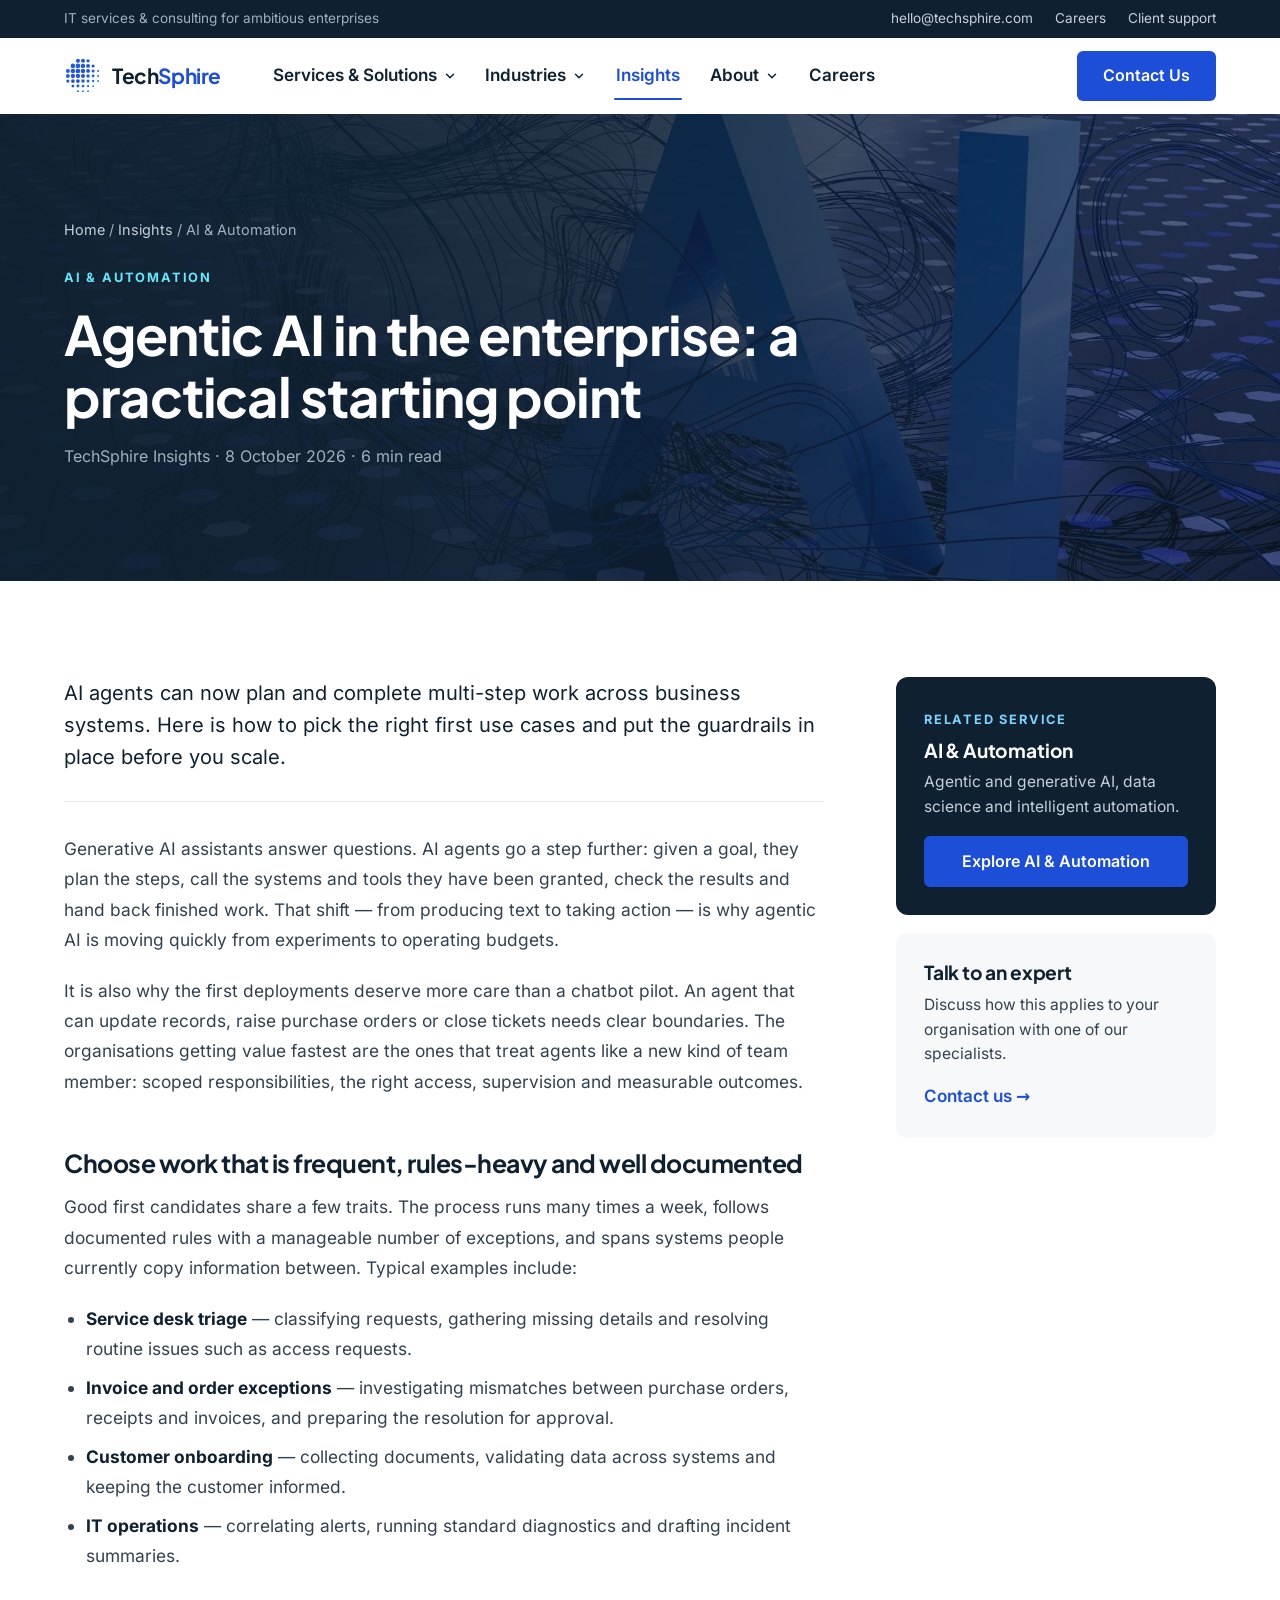
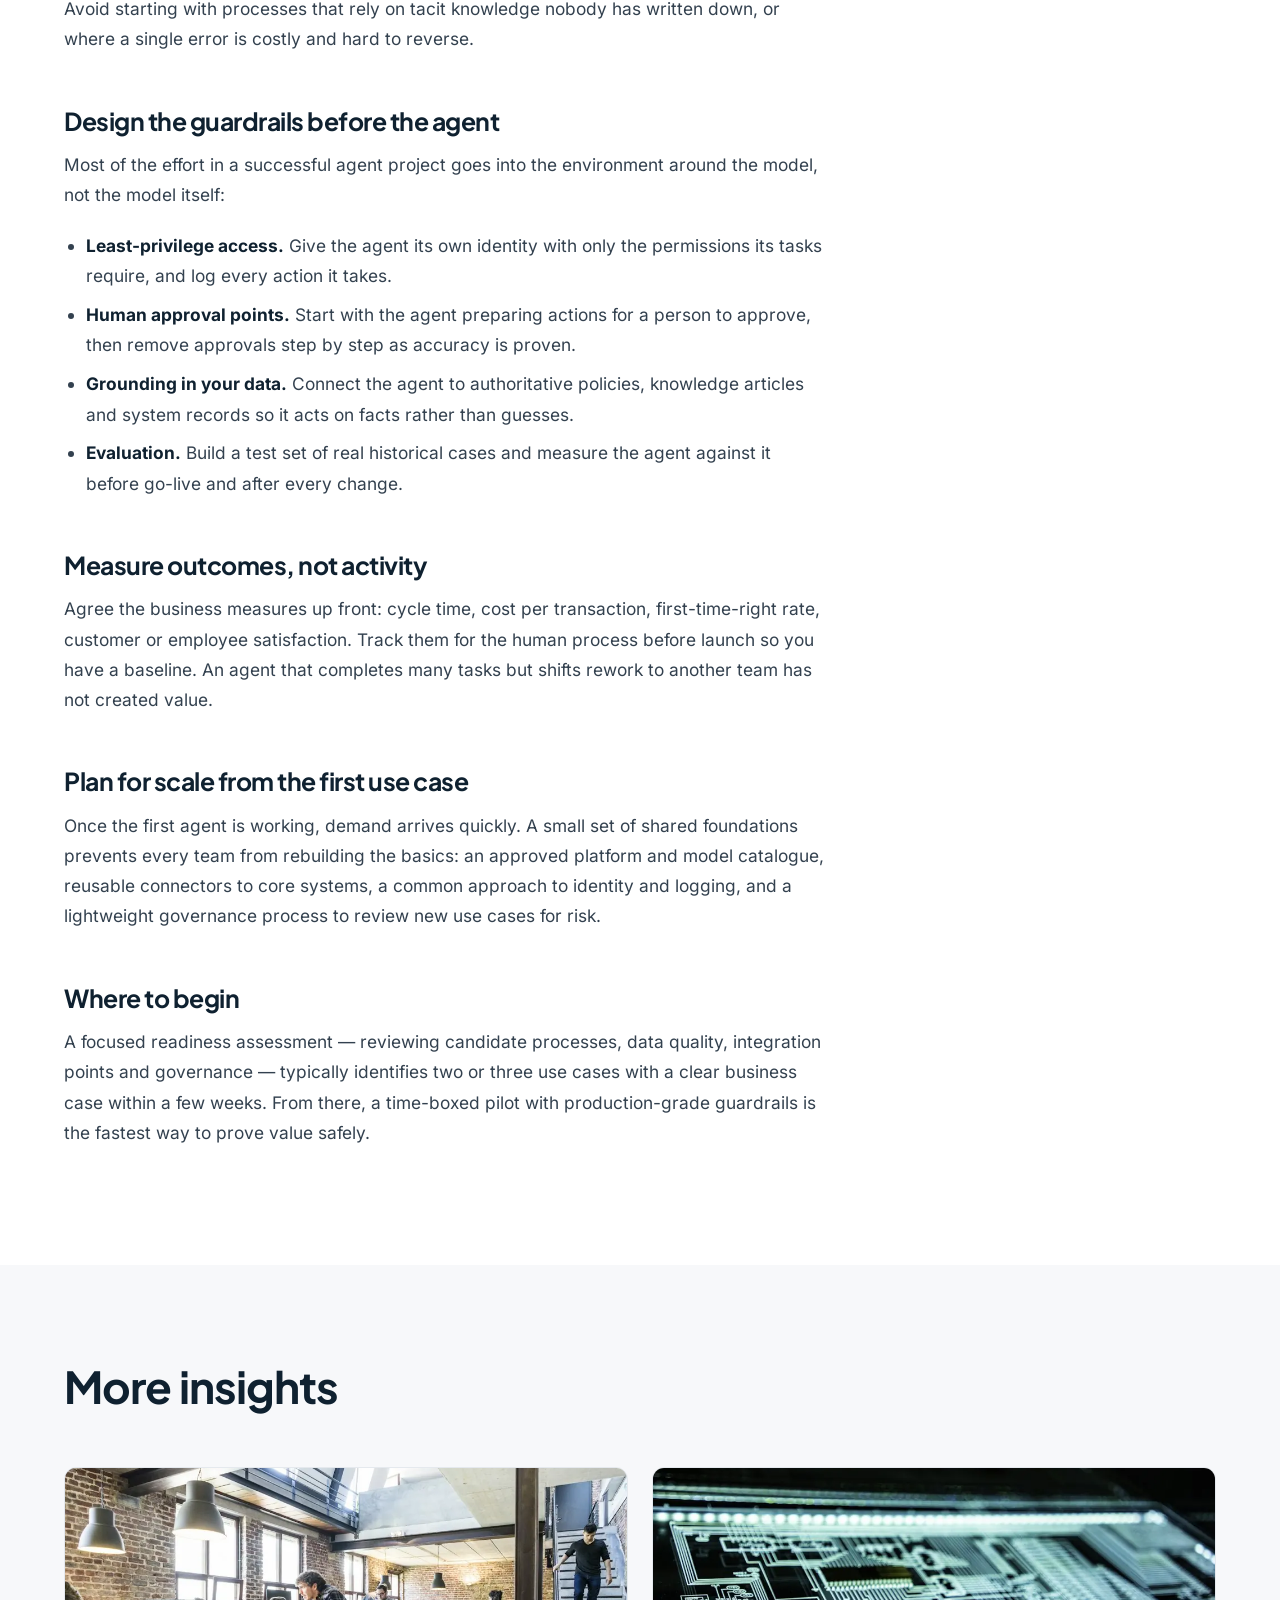
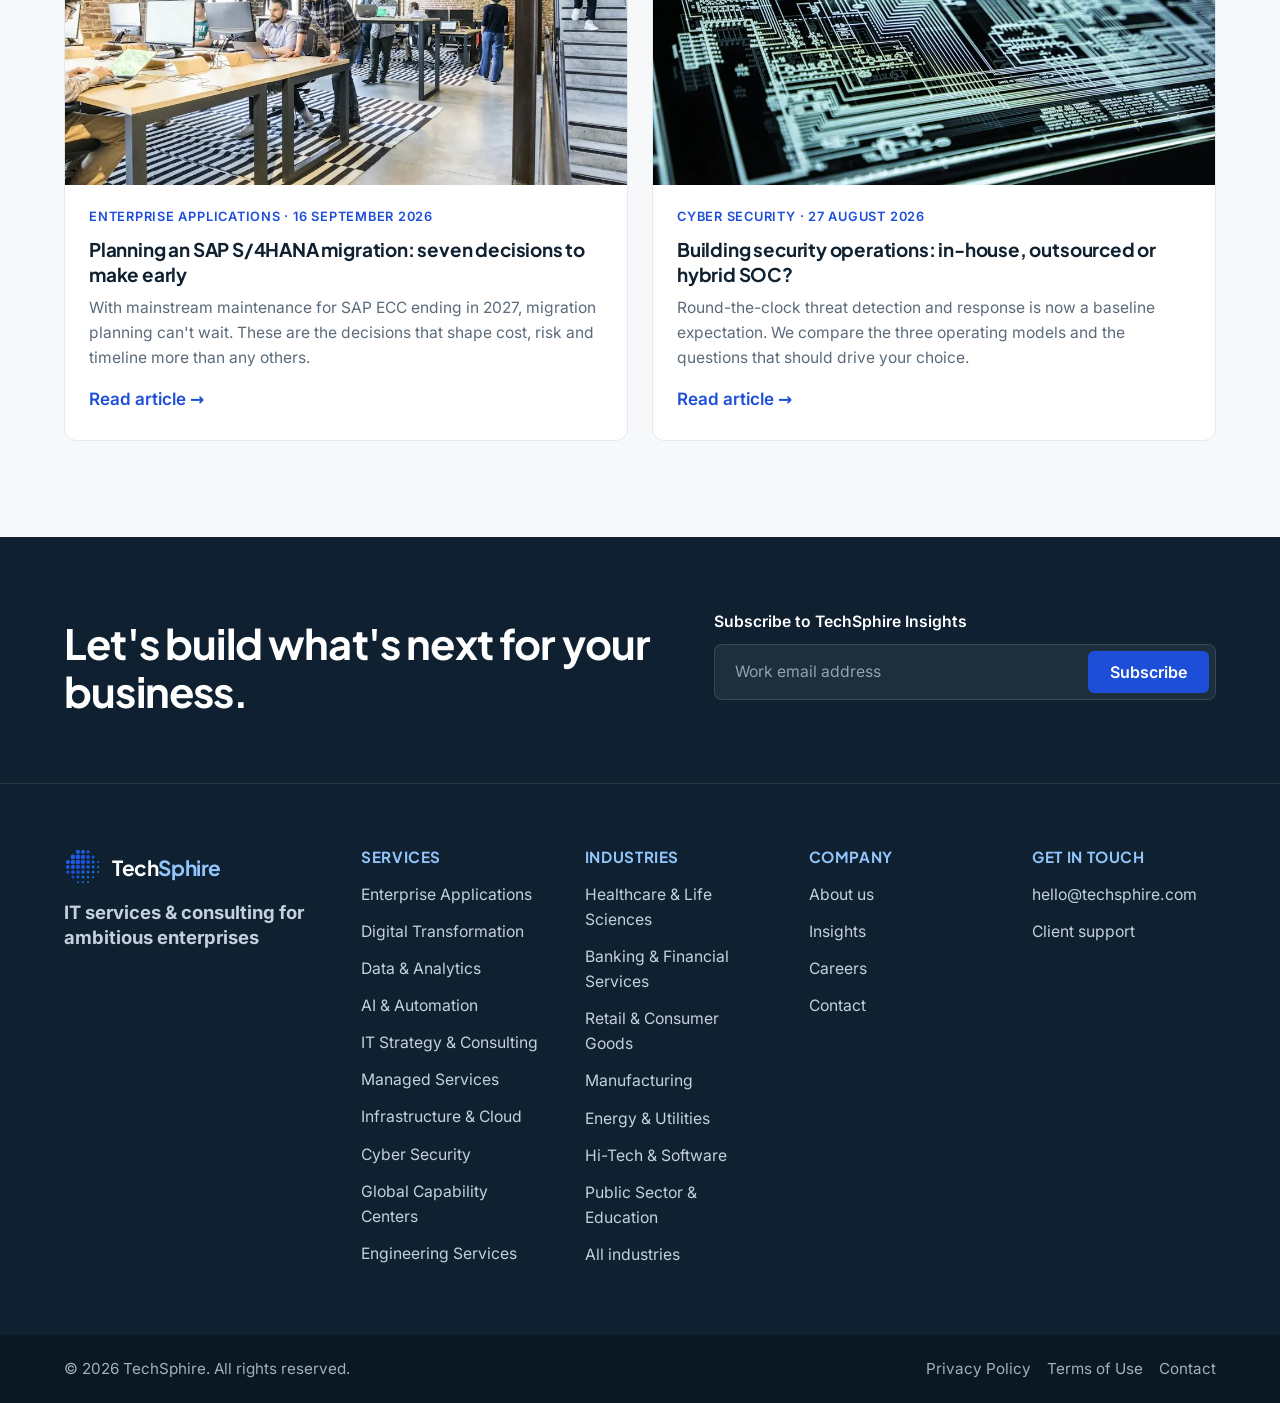
<file: insight-agentic-ai-enterprise-starting-point.html>
<!doctype html>
<html lang="en" class="no-js">
<head>
  <meta charset="utf-8">
  <meta name="viewport" content="width=device-width, initial-scale=1">
  <title>Agentic AI in the enterprise: a practical starting point — TechSphire Insights</title>
  <meta name="description" content="AI agents can now plan and complete multi-step work across business systems. Here is how to pick the right first use cases and put the guardrails in place before you scale.">
  <link rel="canonical" href="https://www.techsphire.com/insight-agentic-ai-enterprise-starting-point.html">
  <meta property="og:site_name" content="TechSphire">
  <meta property="og:title" content="Agentic AI in the enterprise: a practical starting point — TechSphire Insights">
  <meta property="og:description" content="AI agents can now plan and complete multi-step work across business systems. Here is how to pick the right first use cases and put the guardrails in place before you scale.">
  <meta property="og:type" content="website">
  <meta property="og:url" content="https://www.techsphire.com/insight-agentic-ai-enterprise-starting-point.html">
  <meta property="og:image" content="https://www.techsphire.com/assets/img/og-image.png">
  <meta name="twitter:card" content="summary_large_image">
  <meta name="theme-color" content="#0f2130">
  <link rel="icon" href="assets/img/logo-small.svg" type="image/svg+xml">
  <link rel="apple-touch-icon" href="assets/img/apple-touch-icon.png">
  <link rel="preload" href="assets/fonts/inter-latin.woff2" as="font" type="font/woff2" crossorigin>
  <link rel="stylesheet" href="assets/css/styles.css">
</head>
<body>
  <a class="skip-link" href="#main">Skip to content</a>

  <div class="topbar">
    <div class="container">
      <span>IT services &amp; consulting for ambitious enterprises</span>
      <nav aria-label="Utility">
        <a href="mailto:hello@techsphire.com">hello@techsphire.com</a>
        
        <a href="careers.html">Careers</a>
        <a href="contact.html#support">Client support</a>
      </nav>
    </div>
  </div>

  <header class="site-header">
    <nav class="container nav" aria-label="Main">
      <a class="logo" href="index.html" aria-label="TechSphire home"><img src="assets/img/logo-small.svg" alt="" width="38" height="38"><span>Tech<b>Sphire</b></span></a>
      <button class="nav-toggle" aria-label="Toggle menu" aria-expanded="false" aria-controls="nav-links">
        <svg viewBox="0 0 24 24" fill="none" stroke="currentColor" stroke-width="2" stroke-linecap="round" aria-hidden="true"><path d="M4 6h16M4 12h16M4 18h16"/></svg>
      </button>
      <ul class="nav-links" id="nav-links">
        <li class="has-drop">
          <button class="nav-trigger" aria-expanded="false">Services &amp; Solutions <svg viewBox="0 0 24 24" fill="none" stroke="currentColor" stroke-width="2.5" stroke-linecap="round" stroke-linejoin="round" aria-hidden="true"><path d="m6 9 6 6 6-6"/></svg></button>
          <div class="mega">
            <div class="container mega-grid"><div><div class="mega-group"><h4><a href="services.html#erp"><svg viewBox="0 0 24 24" fill="none" stroke="currentColor" stroke-width="2" stroke-linecap="round" stroke-linejoin="round" aria-hidden="true"><path d="m12 2 10 5-10 5L2 7z"/><path d="m2 17 10 5 10-5M2 12l10 5 10-5"/></svg>Enterprise Applications</a></h4><ul><li><a href="services.html#sap">SAP</a></li><li><a href="services.html#oracle">Oracle</a></li><li><a href="services.html#microsoft">Microsoft Dynamics 365</a></li><li><a href="services.html#enterprise-integration">Enterprise Integration</a></li><li><a href="services.html#servicenow">ServiceNow</a></li><li><a href="services.html#salesforce">Salesforce</a></li></ul></div><div class="mega-group"><h4><a href="services.html#digital"><svg viewBox="0 0 24 24" fill="none" stroke="currentColor" stroke-width="2" stroke-linecap="round" stroke-linejoin="round" aria-hidden="true"><path d="m16 18 6-6-6-6M8 6l-6 6 6 6"/></svg>Digital Transformation</a></h4><ul><li><a href="services.html#application-services">Application Services</a></li><li><a href="services.html#digital-services">Digital Services</a></li><li><a href="services.html#devops">DevOps</a></li><li><a href="services.html#product-engineering">Product Engineering</a></li><li><a href="services.html#iot">Internet of Things (IoT)</a></li><li><a href="services.html#experience-design">Experience Design</a></li></ul></div></div><div><div class="mega-group"><h4><a href="services.html#data"><svg viewBox="0 0 24 24" fill="none" stroke="currentColor" stroke-width="2" stroke-linecap="round" stroke-linejoin="round" aria-hidden="true"><path d="M3 3v18h18"/><path d="M7 16v-4M12 16V8M17 16v-7"/></svg>Data &amp; Analytics</a></h4><ul><li><a href="services.html#data-engineering">Data Engineering</a></li><li><a href="services.html#data-management">Data Management</a></li><li><a href="services.html#epm">Enterprise Performance Management (EPM)</a></li><li><a href="services.html#bi">BI &amp; Visualization</a></li></ul></div><div class="mega-group"><h4><a href="services.html#ai"><svg viewBox="0 0 24 24" fill="none" stroke="currentColor" stroke-width="2" stroke-linecap="round" stroke-linejoin="round" aria-hidden="true"><path d="M12 3v3M12 18v3M3 12h3M18 12h3M5.6 5.6l2.1 2.1M16.3 16.3l2.1 2.1M5.6 18.4l2.1-2.1M16.3 7.7l2.1-2.1"/><circle cx="12" cy="12" r="3"/></svg>AI &amp; Automation</a></h4><ul><li><a href="services.html#agentic-ai">Agentic AI</a></li><li><a href="services.html#generative-ai">Generative AI</a></li><li><a href="services.html#data-science">Data Science &amp; ML</a></li><li><a href="services.html#quality-engineering">Intelligent Quality Engineering</a></li><li><a href="services.html#rpa">Robotic Process Automation</a></li></ul></div><div class="mega-group"><h4><a href="services.html#gcc"><svg viewBox="0 0 24 24" fill="none" stroke="currentColor" stroke-width="2" stroke-linecap="round" stroke-linejoin="round" aria-hidden="true"><circle cx="12" cy="12" r="10"/><path d="M2 12h20M12 2a15 15 0 0 1 0 20M12 2a15 15 0 0 0 0 20"/></svg>Global Capability Centers</a></h4><ul><li><a href="services.html#gcc-setup">GCC Strategy &amp; Setup</a></li><li><a href="services.html#build-operate-transfer">Build-Operate-Transfer</a></li><li><a href="services.html#gcc-operations">GCC Operations &amp; Scaling</a></li></ul></div></div><div><div class="mega-group"><h4><a href="services.html#consulting"><svg viewBox="0 0 24 24" fill="none" stroke="currentColor" stroke-width="2" stroke-linecap="round" stroke-linejoin="round" aria-hidden="true"><circle cx="12" cy="12" r="10"/><path d="m16.24 7.76-2.12 6.36-6.36 2.12 2.12-6.36z"/></svg>IT Strategy &amp; Consulting</a></h4><ul><li><a href="services.html#it-strategy">IT Strategy &amp; Roadmaps</a></li><li><a href="services.html#transformation-advisory">Digital Transformation Advisory</a></li><li><a href="services.html#enterprise-architecture">Enterprise Architecture</a></li><li><a href="services.html#virtual-cio">Virtual CIO / CTO</a></li><li><a href="services.html#program-management">Program Management</a></li></ul></div><div class="mega-group"><h4><a href="services.html#managed"><svg viewBox="0 0 24 24" fill="none" stroke="currentColor" stroke-width="2" stroke-linecap="round" stroke-linejoin="round" aria-hidden="true"><path d="M3 11h3a2 2 0 0 1 2 2v3a2 2 0 0 1-2 2H5a2 2 0 0 1-2-2v-5a9 9 0 0 1 18 0v5a2 2 0 0 1-2 2h-1a2 2 0 0 1-2-2v-3a2 2 0 0 1 2-2h3"/></svg>Managed Services</a></h4><ul><li><a href="services.html#managed-it">Managed IT Services</a></li><li><a href="services.html#application-management">Application Management</a></li><li><a href="services.html#business-process">Business Process Services</a></li><li><a href="services.html#staffing">IT Staffing</a></li></ul></div><div class="mega-group"><h4><a href="services.html#engineering"><svg viewBox="0 0 24 24" fill="none" stroke="currentColor" stroke-width="2" stroke-linecap="round" stroke-linejoin="round" aria-hidden="true"><circle cx="12" cy="12" r="3"/><path d="M12 1v3M12 20v3M4.2 4.2l2.1 2.1M17.7 17.7l2.1 2.1M1 12h3M20 12h3M4.2 19.8l2.1-2.1M17.7 6.3l2.1-2.1"/></svg>Engineering Services</a></h4><ul><li><a href="services.html#plm">Product Lifecycle Management (PLM)</a></li><li><a href="services.html#product-design">Product Design &amp; Development</a></li><li><a href="services.html#mes">Manufacturing Execution Systems (MES)</a></li><li><a href="services.html#transformational-services">Transformational Services</a></li></ul></div></div><div><div class="mega-group"><h4><a href="services.html#cloud"><svg viewBox="0 0 24 24" fill="none" stroke="currentColor" stroke-width="2" stroke-linecap="round" stroke-linejoin="round" aria-hidden="true"><path d="M17.5 19H9a7 7 0 1 1 6.71-9h1.79a4.5 4.5 0 1 1 0 9Z"/></svg>Infrastructure &amp; Cloud</a></h4><ul><li><a href="services.html#service-desk">Service Desk &amp; Smart Hands</a></li><li><a href="services.html#data-center">Data Center Services</a></li><li><a href="services.html#multi-cloud">Multi-Cloud Services</a></li><li><a href="services.html#sre">Site Reliability Engineering (SRE)</a></li><li><a href="services.html#m365">Microsoft 365 Services</a></li><li><a href="services.html#noc">Network Operations Center (NOC)</a></li></ul></div><div class="mega-group"><h4><a href="services.html#security"><svg viewBox="0 0 24 24" fill="none" stroke="currentColor" stroke-width="2" stroke-linecap="round" stroke-linejoin="round" aria-hidden="true"><path d="M12 22s8-4 8-10V5l-8-3-8 3v7c0 6 8 10 8 10Z"/><path d="m9 12 2 2 4-4"/></svg>Cyber Security</a></h4><ul><li><a href="services.html#soc">Security Operations Center (SOC)</a></li><li><a href="services.html#iam">Identity &amp; Access Management (IAM)</a></li><li><a href="services.html#vulnerability">Vulnerability &amp; Penetration Testing</a></li><li><a href="services.html#grc">Governance, Risk &amp; Compliance</a></li></ul></div></div><div class="mega-promo">
                <img src="assets/img/photos/px-ai.webp" alt="" loading="lazy" width="260" height="130">
                <div><strong>AI Readiness Assessment</strong><p>Identify the AI use cases with the strongest business case for your organisation.</p><a href="contact.html">Request an assessment →</a></div>
              </div></div>
            <div class="mega-foot"><div class="container"><span>Advisory, implementation and managed services across 10 practice areas</span><a href="contact.html">Not sure where to start? Talk to an expert →</a></div></div>
          </div>
        </li>
        <li class="has-drop small">
          <button class="nav-trigger" aria-expanded="false">Industries <svg viewBox="0 0 24 24" fill="none" stroke="currentColor" stroke-width="2.5" stroke-linecap="round" stroke-linejoin="round" aria-hidden="true"><path d="m6 9 6 6 6-6"/></svg></button>
          <div class="dropdown"><a href="industries.html#healthcare">Healthcare &amp; Life Sciences</a><a href="industries.html#financial-services">Banking &amp; Financial Services</a><a href="industries.html#retail">Retail &amp; Consumer Goods</a><a href="industries.html#manufacturing">Manufacturing</a><a href="industries.html#energy">Energy &amp; Utilities</a><a href="industries.html#hi-tech">Hi-Tech &amp; Software</a><a href="industries.html#public-sector">Public Sector &amp; Education</a><a href="industries.html#logistics">Logistics &amp; Transportation</a><a href="industries.html#professional-services">Professional Services</a><a href="industries.html" style="color:var(--brand)">All industries →</a></div>
        </li>
        <li><a href="insights.html" aria-current="page">Insights</a></li>
        <li class="has-drop small">
          <button class="nav-trigger" aria-expanded="false">About <svg viewBox="0 0 24 24" fill="none" stroke="currentColor" stroke-width="2.5" stroke-linecap="round" stroke-linejoin="round" aria-hidden="true"><path d="m6 9 6 6 6-6"/></svg></button>
          <div class="dropdown"><a href="about.html">About TechSphire<small>Our story, mission and values</small></a><a href="about.html#approach">Our approach<small>Advise, build and run</small></a><a href="insights.html">Insights<small>Perspectives from our experts</small></a><a href="careers.html">Careers<small>Join our team</small></a></div>
        </li>
        <li><a href="careers.html">Careers</a></li>
        <li class="nav-cta"><a class="btn btn-primary" href="contact.html">Contact Us</a></li>
      </ul>
    </nav>
  </header>

  <main id="main">
    <section class="page-hero dark photo article-hero">
      <div class="ph-bg" style="background-image:url(assets/img/photos/hero-ai.webp)"></div>
      <div class="container">
        <div class="crumbs"><a href="index.html">Home</a> / <a href="insights.html">Insights</a> / AI &amp; Automation</div>
        <span class="eyebrow">AI &amp; Automation</span>
        <h1>Agentic AI in the enterprise: a practical starting point</h1>
        <p class="article-meta">TechSphire Insights · 8 October 2026 · 6 min read</p>
      </div>
    </section>

    <section class="section">
      <div class="container article-layout">
        <article class="prose">
          <p class="lede">AI agents can now plan and complete multi-step work across business systems. Here is how to pick the right first use cases and put the guardrails in place before you scale.</p>

<p>Generative AI assistants answer questions. AI agents go a step further: given a goal, they plan the steps, call the systems and tools they have been granted, check the results and hand back finished work. That shift — from producing text to taking action — is why agentic AI is moving quickly from experiments to operating budgets.</p>
<p>It is also why the first deployments deserve more care than a chatbot pilot. An agent that can update records, raise purchase orders or close tickets needs clear boundaries. The organisations getting value fastest are the ones that treat agents like a new kind of team member: scoped responsibilities, the right access, supervision and measurable outcomes.</p>

<h2>Choose work that is frequent, rules-heavy and well documented</h2>
<p>Good first candidates share a few traits. The process runs many times a week, follows documented rules with a manageable number of exceptions, and spans systems people currently copy information between. Typical examples include:</p>
<ul>
  <li><strong>Service desk triage</strong> — classifying requests, gathering missing details and resolving routine issues such as access requests.</li>
  <li><strong>Invoice and order exceptions</strong> — investigating mismatches between purchase orders, receipts and invoices, and preparing the resolution for approval.</li>
  <li><strong>Customer onboarding</strong> — collecting documents, validating data across systems and keeping the customer informed.</li>
  <li><strong>IT operations</strong> — correlating alerts, running standard diagnostics and drafting incident summaries.</li>
</ul>
<p>Avoid starting with processes that rely on tacit knowledge nobody has written down, or where a single error is costly and hard to reverse.</p>

<h2>Design the guardrails before the agent</h2>
<p>Most of the effort in a successful agent project goes into the environment around the model, not the model itself:</p>
<ul>
  <li><strong>Least-privilege access.</strong> Give the agent its own identity with only the permissions its tasks require, and log every action it takes.</li>
  <li><strong>Human approval points.</strong> Start with the agent preparing actions for a person to approve, then remove approvals step by step as accuracy is proven.</li>
  <li><strong>Grounding in your data.</strong> Connect the agent to authoritative policies, knowledge articles and system records so it acts on facts rather than guesses.</li>
  <li><strong>Evaluation.</strong> Build a test set of real historical cases and measure the agent against it before go-live and after every change.</li>
</ul>

<h2>Measure outcomes, not activity</h2>
<p>Agree the business measures up front: cycle time, cost per transaction, first-time-right rate, customer or employee satisfaction. Track them for the human process before launch so you have a baseline. An agent that completes many tasks but shifts rework to another team has not created value.</p>

<h2>Plan for scale from the first use case</h2>
<p>Once the first agent is working, demand arrives quickly. A small set of shared foundations prevents every team from rebuilding the basics: an approved platform and model catalogue, reusable connectors to core systems, a common approach to identity and logging, and a lightweight governance process to review new use cases for risk.</p>

<h2>Where to begin</h2>
<p>A focused readiness assessment — reviewing candidate processes, data quality, integration points and governance — typically identifies two or three use cases with a clear business case within a few weeks. From there, a time-boxed pilot with production-grade guardrails is the fastest way to prove value safely.</p>

        </article>
        <aside class="article-aside">
          <div class="aside-card">
            <span class="eyebrow">Related service</span>
            <h3>AI &amp; Automation</h3>
            <p>Agentic and generative AI, data science and intelligent automation.</p>
            <a class="btn btn-primary" href="services.html#ai">Explore AI &amp; Automation</a>
          </div>
          <div class="aside-card plain">
            <h3>Talk to an expert</h3>
            <p>Discuss how this applies to your organisation with one of our specialists.</p>
            <a class="link-strong" href="contact.html">Contact us →</a>
          </div>
        </aside>
      </div>
    </section>

    <section class="section section-alt">
      <div class="container">
        <div class="section-head reveal">
          <h2>More insights</h2>
        </div>
        <div class="insight-grid two stagger">
          <a class="insight-card reveal" href="insight-sap-s4hana-migration-decisions.html">
            <div class="ic-img"><img src="assets/img/photos/px-erp.webp" alt="" loading="lazy" width="1000" height="680"></div>
            <div class="ic-text">
              <span class="ic-meta">Enterprise Applications · 16 September 2026</span>
              <h3>Planning an SAP S/4HANA migration: seven decisions to make early</h3>
              <p>With mainstream maintenance for SAP ECC ending in 2027, migration planning can't wait. These are the decisions that shape cost, risk and timeline more than any others.</p>
              <span class="more">Read article →</span>
            </div>
          </a>
          <a class="insight-card reveal" href="insight-soc-in-house-outsourced-hybrid.html">
            <div class="ic-img"><img src="assets/img/photos/px-security.webp" alt="" loading="lazy" width="1000" height="680"></div>
            <div class="ic-text">
              <span class="ic-meta">Cyber Security · 27 August 2026</span>
              <h3>Building security operations: in-house, outsourced or hybrid SOC?</h3>
              <p>Round-the-clock threat detection and response is now a baseline expectation. We compare the three operating models and the questions that should drive your choice.</p>
              <span class="more">Read article →</span>
            </div>
          </a>
        </div>
      </div>
    </section>
  </main>

  <footer class="site-footer">
    <div class="footer-top">
      <div class="container">
        <h2>Let's build what's next for your business.</h2>
        <!-- Add data-endpoint="https://formspree.io/f/your-id" to collect sign-ups directly. -->
        <form class="newsletter" id="newsletter" data-email="hello@techsphire.com" novalidate>
          <label for="nl-email">Subscribe to TechSphire Insights</label>
          <div class="nl-row">
            <input id="nl-email" name="email" type="email" placeholder="Work email address" autocomplete="email" required>
            <button class="btn btn-primary" type="submit">Subscribe</button>
          </div>
          <p class="nl-status" role="status" aria-live="polite"></p>
        </form>
      </div>
    </div>
    <div class="footer-main">
      <div class="container footer-grid wide">
        <div class="footer-brand">
          <a class="logo" href="index.html" aria-label="TechSphire home"><img src="assets/img/logo-small.svg" alt="" width="38" height="38"><span>Tech<b>Sphire</b></span></a>
          <p>IT services &amp; consulting for ambitious enterprises</p>
          
        </div>
        <div>
          <h4>Services</h4>
          <ul><li><a href="services.html#erp">Enterprise Applications</a></li><li><a href="services.html#digital">Digital Transformation</a></li><li><a href="services.html#data">Data &amp; Analytics</a></li><li><a href="services.html#ai">AI &amp; Automation</a></li><li><a href="services.html#consulting">IT Strategy &amp; Consulting</a></li><li><a href="services.html#managed">Managed Services</a></li><li><a href="services.html#cloud">Infrastructure &amp; Cloud</a></li><li><a href="services.html#security">Cyber Security</a></li><li><a href="services.html#gcc">Global Capability Centers</a></li><li><a href="services.html#engineering">Engineering Services</a></li></ul>
        </div>
        <div>
          <h4>Industries</h4>
          <ul><li><a href="industries.html#healthcare">Healthcare &amp; Life Sciences</a></li><li><a href="industries.html#financial-services">Banking &amp; Financial Services</a></li><li><a href="industries.html#retail">Retail &amp; Consumer Goods</a></li><li><a href="industries.html#manufacturing">Manufacturing</a></li><li><a href="industries.html#energy">Energy &amp; Utilities</a></li><li><a href="industries.html#hi-tech">Hi-Tech &amp; Software</a></li><li><a href="industries.html#public-sector">Public Sector &amp; Education</a></li><li><a href="industries.html">All industries</a></li></ul>
        </div>
        <div>
          <h4>Company</h4>
          <ul>
            <li><a href="about.html">About us</a></li>
            
            <li><a href="insights.html">Insights</a></li>
            <li><a href="careers.html">Careers</a></li>
            <li><a href="contact.html">Contact</a></li>
          </ul>
        </div>
        <div>
          <h4>Get in touch</h4>
          <ul>
            <li><a href="mailto:hello@techsphire.com">hello@techsphire.com</a></li>
            
            <li><a href="contact.html#support">Client support</a></li>
          </ul>
        </div>
      </div>
    </div>
    <div class="footer-bottom">
      <div class="container">
        <span>© <span data-year>2026</span> TechSphire. All rights reserved.</span>
        <nav aria-label="Legal"><a href="privacy.html">Privacy Policy</a><a href="terms.html">Terms of Use</a><a href="contact.html">Contact</a></nav>
      </div>
    </div>
  </footer>

  <div class="mobile-cta">
    <a class="btn btn-ghost" href="mailto:hello@techsphire.com">Email us</a>
    <a class="btn btn-primary" href="contact.html">Talk to an expert</a>
  </div>

  <script src="assets/js/main.js"></script>
</body>
</html>
</file>
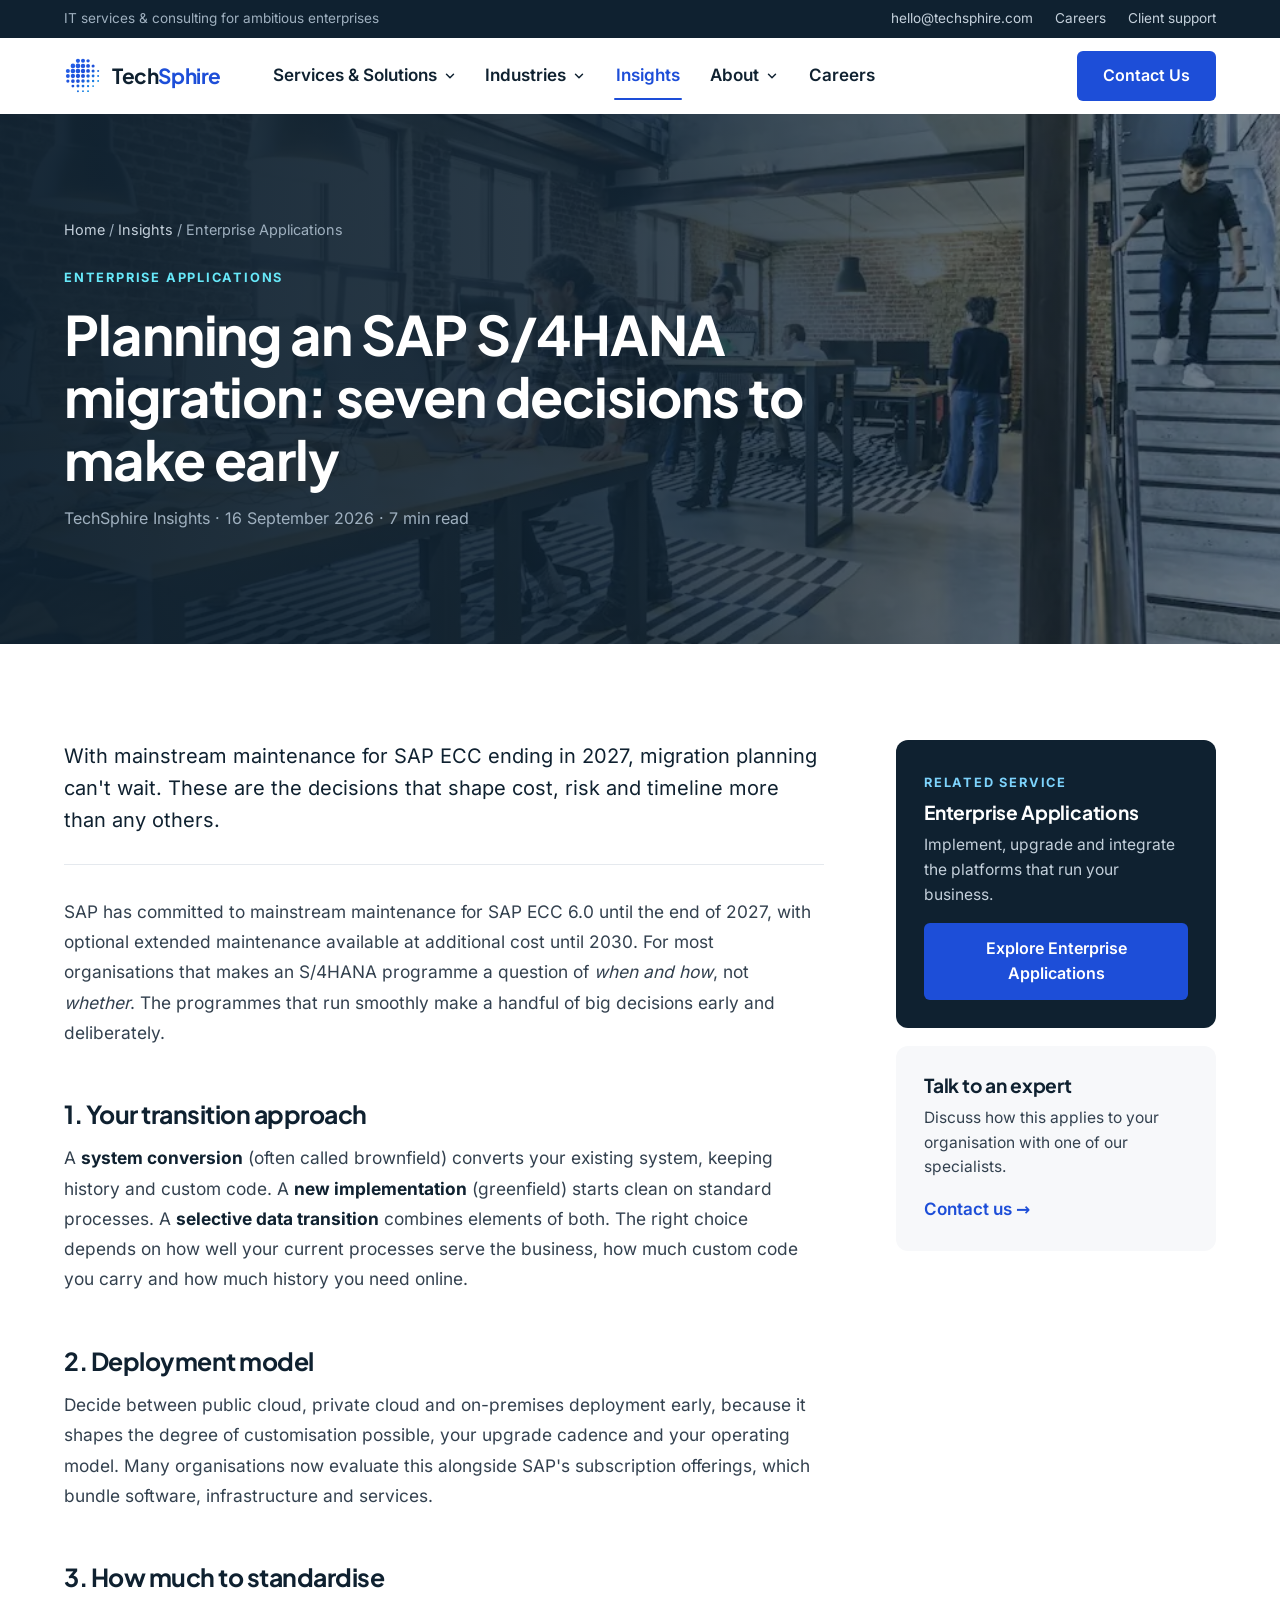
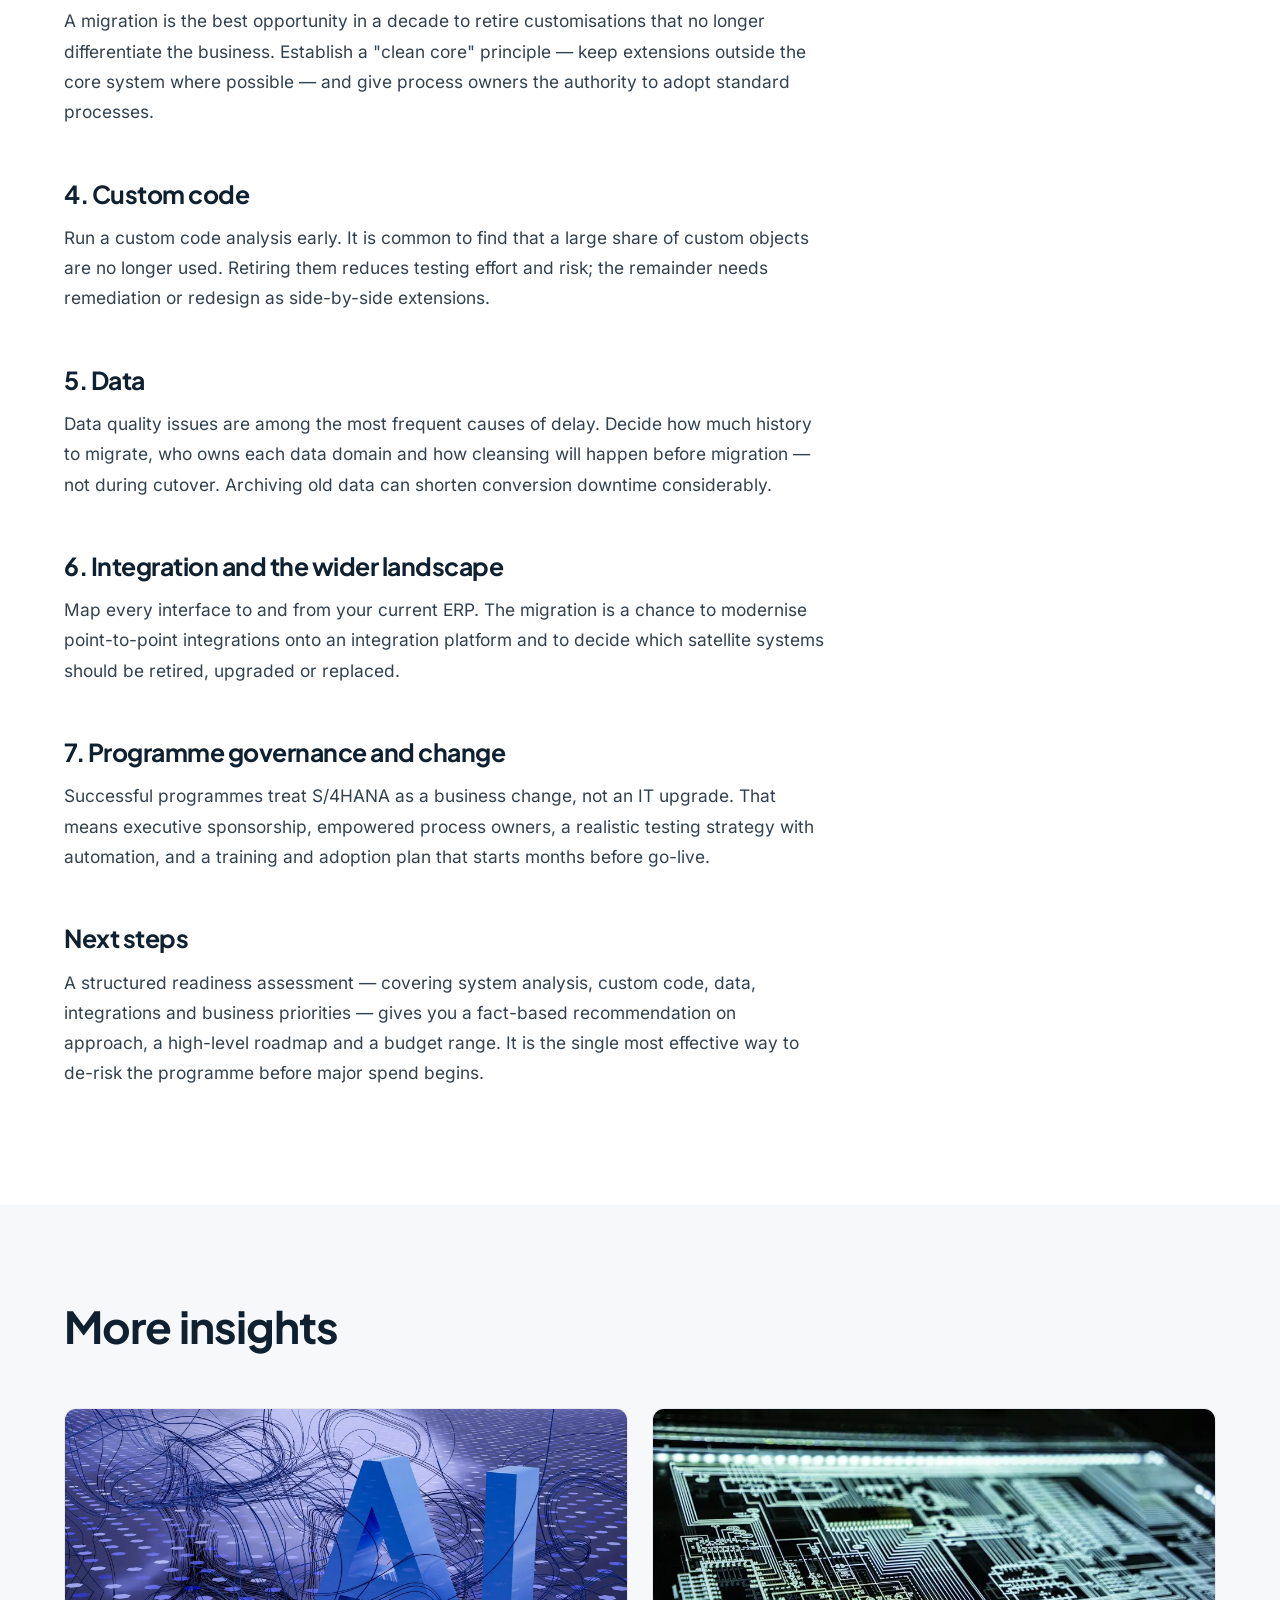
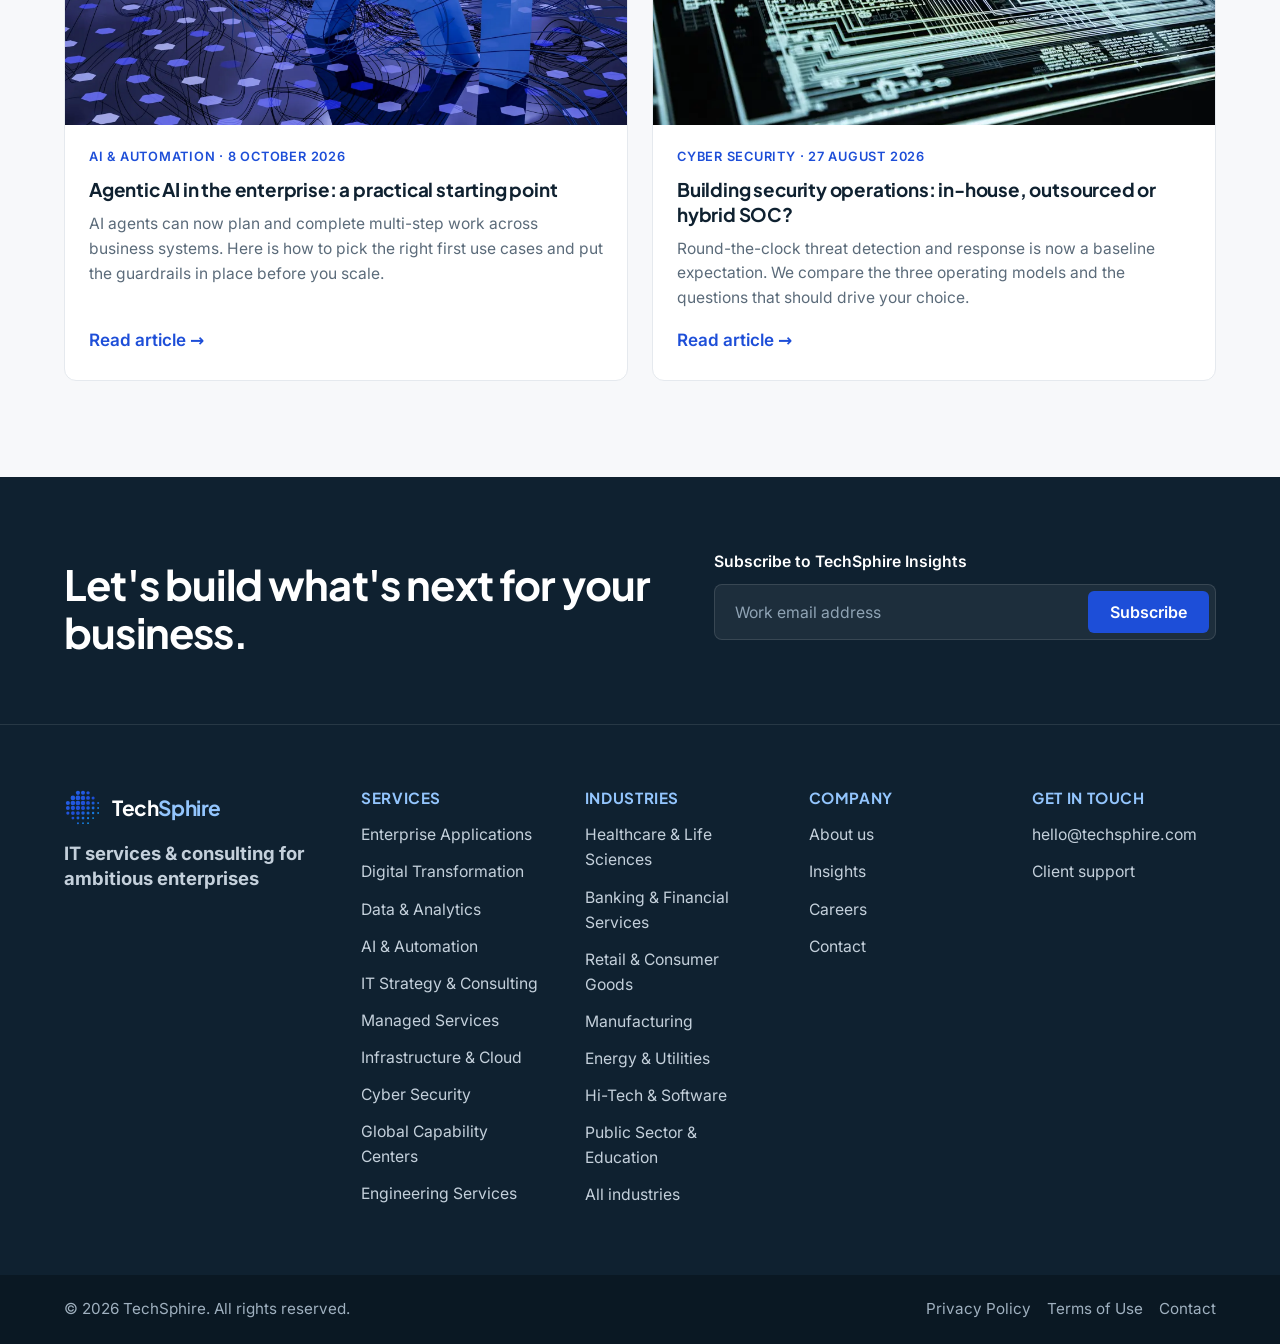
<file: insight-sap-s4hana-migration-decisions.html>
<!doctype html>
<html lang="en" class="no-js">
<head>
  <meta charset="utf-8">
  <meta name="viewport" content="width=device-width, initial-scale=1">
  <title>Planning an SAP S/4HANA migration: seven decisions to make early — TechSphire Insights</title>
  <meta name="description" content="With mainstream maintenance for SAP ECC ending in 2027, migration planning can&#x27;t wait. These are the decisions that shape cost, risk and timeline more than any others.">
  <link rel="canonical" href="https://www.techsphire.com/insight-sap-s4hana-migration-decisions.html">
  <meta property="og:site_name" content="TechSphire">
  <meta property="og:title" content="Planning an SAP S/4HANA migration: seven decisions to make early — TechSphire Insights">
  <meta property="og:description" content="With mainstream maintenance for SAP ECC ending in 2027, migration planning can&#x27;t wait. These are the decisions that shape cost, risk and timeline more than any others.">
  <meta property="og:type" content="website">
  <meta property="og:url" content="https://www.techsphire.com/insight-sap-s4hana-migration-decisions.html">
  <meta property="og:image" content="https://www.techsphire.com/assets/img/og-image.png">
  <meta name="twitter:card" content="summary_large_image">
  <meta name="theme-color" content="#0f2130">
  <link rel="icon" href="assets/img/logo-small.svg" type="image/svg+xml">
  <link rel="apple-touch-icon" href="assets/img/apple-touch-icon.png">
  <link rel="preload" href="assets/fonts/inter-latin.woff2" as="font" type="font/woff2" crossorigin>
  <link rel="stylesheet" href="assets/css/styles.css">
</head>
<body>
  <a class="skip-link" href="#main">Skip to content</a>

  <div class="topbar">
    <div class="container">
      <span>IT services &amp; consulting for ambitious enterprises</span>
      <nav aria-label="Utility">
        <a href="mailto:hello@techsphire.com">hello@techsphire.com</a>
        
        <a href="careers.html">Careers</a>
        <a href="contact.html#support">Client support</a>
      </nav>
    </div>
  </div>

  <header class="site-header">
    <nav class="container nav" aria-label="Main">
      <a class="logo" href="index.html" aria-label="TechSphire home"><img src="assets/img/logo-small.svg" alt="" width="38" height="38"><span>Tech<b>Sphire</b></span></a>
      <button class="nav-toggle" aria-label="Toggle menu" aria-expanded="false" aria-controls="nav-links">
        <svg viewBox="0 0 24 24" fill="none" stroke="currentColor" stroke-width="2" stroke-linecap="round" aria-hidden="true"><path d="M4 6h16M4 12h16M4 18h16"/></svg>
      </button>
      <ul class="nav-links" id="nav-links">
        <li class="has-drop">
          <button class="nav-trigger" aria-expanded="false">Services &amp; Solutions <svg viewBox="0 0 24 24" fill="none" stroke="currentColor" stroke-width="2.5" stroke-linecap="round" stroke-linejoin="round" aria-hidden="true"><path d="m6 9 6 6 6-6"/></svg></button>
          <div class="mega">
            <div class="container mega-grid"><div><div class="mega-group"><h4><a href="services.html#erp"><svg viewBox="0 0 24 24" fill="none" stroke="currentColor" stroke-width="2" stroke-linecap="round" stroke-linejoin="round" aria-hidden="true"><path d="m12 2 10 5-10 5L2 7z"/><path d="m2 17 10 5 10-5M2 12l10 5 10-5"/></svg>Enterprise Applications</a></h4><ul><li><a href="services.html#sap">SAP</a></li><li><a href="services.html#oracle">Oracle</a></li><li><a href="services.html#microsoft">Microsoft Dynamics 365</a></li><li><a href="services.html#enterprise-integration">Enterprise Integration</a></li><li><a href="services.html#servicenow">ServiceNow</a></li><li><a href="services.html#salesforce">Salesforce</a></li></ul></div><div class="mega-group"><h4><a href="services.html#digital"><svg viewBox="0 0 24 24" fill="none" stroke="currentColor" stroke-width="2" stroke-linecap="round" stroke-linejoin="round" aria-hidden="true"><path d="m16 18 6-6-6-6M8 6l-6 6 6 6"/></svg>Digital Transformation</a></h4><ul><li><a href="services.html#application-services">Application Services</a></li><li><a href="services.html#digital-services">Digital Services</a></li><li><a href="services.html#devops">DevOps</a></li><li><a href="services.html#product-engineering">Product Engineering</a></li><li><a href="services.html#iot">Internet of Things (IoT)</a></li><li><a href="services.html#experience-design">Experience Design</a></li></ul></div></div><div><div class="mega-group"><h4><a href="services.html#data"><svg viewBox="0 0 24 24" fill="none" stroke="currentColor" stroke-width="2" stroke-linecap="round" stroke-linejoin="round" aria-hidden="true"><path d="M3 3v18h18"/><path d="M7 16v-4M12 16V8M17 16v-7"/></svg>Data &amp; Analytics</a></h4><ul><li><a href="services.html#data-engineering">Data Engineering</a></li><li><a href="services.html#data-management">Data Management</a></li><li><a href="services.html#epm">Enterprise Performance Management (EPM)</a></li><li><a href="services.html#bi">BI &amp; Visualization</a></li></ul></div><div class="mega-group"><h4><a href="services.html#ai"><svg viewBox="0 0 24 24" fill="none" stroke="currentColor" stroke-width="2" stroke-linecap="round" stroke-linejoin="round" aria-hidden="true"><path d="M12 3v3M12 18v3M3 12h3M18 12h3M5.6 5.6l2.1 2.1M16.3 16.3l2.1 2.1M5.6 18.4l2.1-2.1M16.3 7.7l2.1-2.1"/><circle cx="12" cy="12" r="3"/></svg>AI &amp; Automation</a></h4><ul><li><a href="services.html#agentic-ai">Agentic AI</a></li><li><a href="services.html#generative-ai">Generative AI</a></li><li><a href="services.html#data-science">Data Science &amp; ML</a></li><li><a href="services.html#quality-engineering">Intelligent Quality Engineering</a></li><li><a href="services.html#rpa">Robotic Process Automation</a></li></ul></div><div class="mega-group"><h4><a href="services.html#gcc"><svg viewBox="0 0 24 24" fill="none" stroke="currentColor" stroke-width="2" stroke-linecap="round" stroke-linejoin="round" aria-hidden="true"><circle cx="12" cy="12" r="10"/><path d="M2 12h20M12 2a15 15 0 0 1 0 20M12 2a15 15 0 0 0 0 20"/></svg>Global Capability Centers</a></h4><ul><li><a href="services.html#gcc-setup">GCC Strategy &amp; Setup</a></li><li><a href="services.html#build-operate-transfer">Build-Operate-Transfer</a></li><li><a href="services.html#gcc-operations">GCC Operations &amp; Scaling</a></li></ul></div></div><div><div class="mega-group"><h4><a href="services.html#consulting"><svg viewBox="0 0 24 24" fill="none" stroke="currentColor" stroke-width="2" stroke-linecap="round" stroke-linejoin="round" aria-hidden="true"><circle cx="12" cy="12" r="10"/><path d="m16.24 7.76-2.12 6.36-6.36 2.12 2.12-6.36z"/></svg>IT Strategy &amp; Consulting</a></h4><ul><li><a href="services.html#it-strategy">IT Strategy &amp; Roadmaps</a></li><li><a href="services.html#transformation-advisory">Digital Transformation Advisory</a></li><li><a href="services.html#enterprise-architecture">Enterprise Architecture</a></li><li><a href="services.html#virtual-cio">Virtual CIO / CTO</a></li><li><a href="services.html#program-management">Program Management</a></li></ul></div><div class="mega-group"><h4><a href="services.html#managed"><svg viewBox="0 0 24 24" fill="none" stroke="currentColor" stroke-width="2" stroke-linecap="round" stroke-linejoin="round" aria-hidden="true"><path d="M3 11h3a2 2 0 0 1 2 2v3a2 2 0 0 1-2 2H5a2 2 0 0 1-2-2v-5a9 9 0 0 1 18 0v5a2 2 0 0 1-2 2h-1a2 2 0 0 1-2-2v-3a2 2 0 0 1 2-2h3"/></svg>Managed Services</a></h4><ul><li><a href="services.html#managed-it">Managed IT Services</a></li><li><a href="services.html#application-management">Application Management</a></li><li><a href="services.html#business-process">Business Process Services</a></li><li><a href="services.html#staffing">IT Staffing</a></li></ul></div><div class="mega-group"><h4><a href="services.html#engineering"><svg viewBox="0 0 24 24" fill="none" stroke="currentColor" stroke-width="2" stroke-linecap="round" stroke-linejoin="round" aria-hidden="true"><circle cx="12" cy="12" r="3"/><path d="M12 1v3M12 20v3M4.2 4.2l2.1 2.1M17.7 17.7l2.1 2.1M1 12h3M20 12h3M4.2 19.8l2.1-2.1M17.7 6.3l2.1-2.1"/></svg>Engineering Services</a></h4><ul><li><a href="services.html#plm">Product Lifecycle Management (PLM)</a></li><li><a href="services.html#product-design">Product Design &amp; Development</a></li><li><a href="services.html#mes">Manufacturing Execution Systems (MES)</a></li><li><a href="services.html#transformational-services">Transformational Services</a></li></ul></div></div><div><div class="mega-group"><h4><a href="services.html#cloud"><svg viewBox="0 0 24 24" fill="none" stroke="currentColor" stroke-width="2" stroke-linecap="round" stroke-linejoin="round" aria-hidden="true"><path d="M17.5 19H9a7 7 0 1 1 6.71-9h1.79a4.5 4.5 0 1 1 0 9Z"/></svg>Infrastructure &amp; Cloud</a></h4><ul><li><a href="services.html#service-desk">Service Desk &amp; Smart Hands</a></li><li><a href="services.html#data-center">Data Center Services</a></li><li><a href="services.html#multi-cloud">Multi-Cloud Services</a></li><li><a href="services.html#sre">Site Reliability Engineering (SRE)</a></li><li><a href="services.html#m365">Microsoft 365 Services</a></li><li><a href="services.html#noc">Network Operations Center (NOC)</a></li></ul></div><div class="mega-group"><h4><a href="services.html#security"><svg viewBox="0 0 24 24" fill="none" stroke="currentColor" stroke-width="2" stroke-linecap="round" stroke-linejoin="round" aria-hidden="true"><path d="M12 22s8-4 8-10V5l-8-3-8 3v7c0 6 8 10 8 10Z"/><path d="m9 12 2 2 4-4"/></svg>Cyber Security</a></h4><ul><li><a href="services.html#soc">Security Operations Center (SOC)</a></li><li><a href="services.html#iam">Identity &amp; Access Management (IAM)</a></li><li><a href="services.html#vulnerability">Vulnerability &amp; Penetration Testing</a></li><li><a href="services.html#grc">Governance, Risk &amp; Compliance</a></li></ul></div></div><div class="mega-promo">
                <img src="assets/img/photos/px-ai.webp" alt="" loading="lazy" width="260" height="130">
                <div><strong>AI Readiness Assessment</strong><p>Identify the AI use cases with the strongest business case for your organisation.</p><a href="contact.html">Request an assessment →</a></div>
              </div></div>
            <div class="mega-foot"><div class="container"><span>Advisory, implementation and managed services across 10 practice areas</span><a href="contact.html">Not sure where to start? Talk to an expert →</a></div></div>
          </div>
        </li>
        <li class="has-drop small">
          <button class="nav-trigger" aria-expanded="false">Industries <svg viewBox="0 0 24 24" fill="none" stroke="currentColor" stroke-width="2.5" stroke-linecap="round" stroke-linejoin="round" aria-hidden="true"><path d="m6 9 6 6 6-6"/></svg></button>
          <div class="dropdown"><a href="industries.html#healthcare">Healthcare &amp; Life Sciences</a><a href="industries.html#financial-services">Banking &amp; Financial Services</a><a href="industries.html#retail">Retail &amp; Consumer Goods</a><a href="industries.html#manufacturing">Manufacturing</a><a href="industries.html#energy">Energy &amp; Utilities</a><a href="industries.html#hi-tech">Hi-Tech &amp; Software</a><a href="industries.html#public-sector">Public Sector &amp; Education</a><a href="industries.html#logistics">Logistics &amp; Transportation</a><a href="industries.html#professional-services">Professional Services</a><a href="industries.html" style="color:var(--brand)">All industries →</a></div>
        </li>
        <li><a href="insights.html" aria-current="page">Insights</a></li>
        <li class="has-drop small">
          <button class="nav-trigger" aria-expanded="false">About <svg viewBox="0 0 24 24" fill="none" stroke="currentColor" stroke-width="2.5" stroke-linecap="round" stroke-linejoin="round" aria-hidden="true"><path d="m6 9 6 6 6-6"/></svg></button>
          <div class="dropdown"><a href="about.html">About TechSphire<small>Our story, mission and values</small></a><a href="about.html#approach">Our approach<small>Advise, build and run</small></a><a href="insights.html">Insights<small>Perspectives from our experts</small></a><a href="careers.html">Careers<small>Join our team</small></a></div>
        </li>
        <li><a href="careers.html">Careers</a></li>
        <li class="nav-cta"><a class="btn btn-primary" href="contact.html">Contact Us</a></li>
      </ul>
    </nav>
  </header>

  <main id="main">
    <section class="page-hero dark photo article-hero">
      <div class="ph-bg" style="background-image:url(assets/img/photos/px-erp.webp)"></div>
      <div class="container">
        <div class="crumbs"><a href="index.html">Home</a> / <a href="insights.html">Insights</a> / Enterprise Applications</div>
        <span class="eyebrow">Enterprise Applications</span>
        <h1>Planning an SAP S/4HANA migration: seven decisions to make early</h1>
        <p class="article-meta">TechSphire Insights · 16 September 2026 · 7 min read</p>
      </div>
    </section>

    <section class="section">
      <div class="container article-layout">
        <article class="prose">
          <p class="lede">With mainstream maintenance for SAP ECC ending in 2027, migration planning can't wait. These are the decisions that shape cost, risk and timeline more than any others.</p>

<p>SAP has committed to mainstream maintenance for SAP ECC 6.0 until the end of 2027, with optional extended maintenance available at additional cost until 2030. For most organisations that makes an S/4HANA programme a question of <em>when and how</em>, not <em>whether</em>. The programmes that run smoothly make a handful of big decisions early and deliberately.</p>

<h2>1. Your transition approach</h2>
<p>A <strong>system conversion</strong> (often called brownfield) converts your existing system, keeping history and custom code. A <strong>new implementation</strong> (greenfield) starts clean on standard processes. A <strong>selective data transition</strong> combines elements of both. The right choice depends on how well your current processes serve the business, how much custom code you carry and how much history you need online.</p>

<h2>2. Deployment model</h2>
<p>Decide between public cloud, private cloud and on-premises deployment early, because it shapes the degree of customisation possible, your upgrade cadence and your operating model. Many organisations now evaluate this alongside SAP's subscription offerings, which bundle software, infrastructure and services.</p>

<h2>3. How much to standardise</h2>
<p>A migration is the best opportunity in a decade to retire customisations that no longer differentiate the business. Establish a "clean core" principle — keep extensions outside the core system where possible — and give process owners the authority to adopt standard processes.</p>

<h2>4. Custom code</h2>
<p>Run a custom code analysis early. It is common to find that a large share of custom objects are no longer used. Retiring them reduces testing effort and risk; the remainder needs remediation or redesign as side-by-side extensions.</p>

<h2>5. Data</h2>
<p>Data quality issues are among the most frequent causes of delay. Decide how much history to migrate, who owns each data domain and how cleansing will happen before migration — not during cutover. Archiving old data can shorten conversion downtime considerably.</p>

<h2>6. Integration and the wider landscape</h2>
<p>Map every interface to and from your current ERP. The migration is a chance to modernise point-to-point integrations onto an integration platform and to decide which satellite systems should be retired, upgraded or replaced.</p>

<h2>7. Programme governance and change</h2>
<p>Successful programmes treat S/4HANA as a business change, not an IT upgrade. That means executive sponsorship, empowered process owners, a realistic testing strategy with automation, and a training and adoption plan that starts months before go-live.</p>

<h2>Next steps</h2>
<p>A structured readiness assessment — covering system analysis, custom code, data, integrations and business priorities — gives you a fact-based recommendation on approach, a high-level roadmap and a budget range. It is the single most effective way to de-risk the programme before major spend begins.</p>

        </article>
        <aside class="article-aside">
          <div class="aside-card">
            <span class="eyebrow">Related service</span>
            <h3>Enterprise Applications</h3>
            <p>Implement, upgrade and integrate the platforms that run your business.</p>
            <a class="btn btn-primary" href="services.html#erp">Explore Enterprise Applications</a>
          </div>
          <div class="aside-card plain">
            <h3>Talk to an expert</h3>
            <p>Discuss how this applies to your organisation with one of our specialists.</p>
            <a class="link-strong" href="contact.html">Contact us →</a>
          </div>
        </aside>
      </div>
    </section>

    <section class="section section-alt">
      <div class="container">
        <div class="section-head reveal">
          <h2>More insights</h2>
        </div>
        <div class="insight-grid two stagger">
          <a class="insight-card reveal" href="insight-agentic-ai-enterprise-starting-point.html">
            <div class="ic-img"><img src="assets/img/photos/hero-ai.webp" alt="" loading="lazy" width="1000" height="680"></div>
            <div class="ic-text">
              <span class="ic-meta">AI &amp; Automation · 8 October 2026</span>
              <h3>Agentic AI in the enterprise: a practical starting point</h3>
              <p>AI agents can now plan and complete multi-step work across business systems. Here is how to pick the right first use cases and put the guardrails in place before you scale.</p>
              <span class="more">Read article →</span>
            </div>
          </a>
          <a class="insight-card reveal" href="insight-soc-in-house-outsourced-hybrid.html">
            <div class="ic-img"><img src="assets/img/photos/px-security.webp" alt="" loading="lazy" width="1000" height="680"></div>
            <div class="ic-text">
              <span class="ic-meta">Cyber Security · 27 August 2026</span>
              <h3>Building security operations: in-house, outsourced or hybrid SOC?</h3>
              <p>Round-the-clock threat detection and response is now a baseline expectation. We compare the three operating models and the questions that should drive your choice.</p>
              <span class="more">Read article →</span>
            </div>
          </a>
        </div>
      </div>
    </section>
  </main>

  <footer class="site-footer">
    <div class="footer-top">
      <div class="container">
        <h2>Let's build what's next for your business.</h2>
        <!-- Add data-endpoint="https://formspree.io/f/your-id" to collect sign-ups directly. -->
        <form class="newsletter" id="newsletter" data-email="hello@techsphire.com" novalidate>
          <label for="nl-email">Subscribe to TechSphire Insights</label>
          <div class="nl-row">
            <input id="nl-email" name="email" type="email" placeholder="Work email address" autocomplete="email" required>
            <button class="btn btn-primary" type="submit">Subscribe</button>
          </div>
          <p class="nl-status" role="status" aria-live="polite"></p>
        </form>
      </div>
    </div>
    <div class="footer-main">
      <div class="container footer-grid wide">
        <div class="footer-brand">
          <a class="logo" href="index.html" aria-label="TechSphire home"><img src="assets/img/logo-small.svg" alt="" width="38" height="38"><span>Tech<b>Sphire</b></span></a>
          <p>IT services &amp; consulting for ambitious enterprises</p>
          
        </div>
        <div>
          <h4>Services</h4>
          <ul><li><a href="services.html#erp">Enterprise Applications</a></li><li><a href="services.html#digital">Digital Transformation</a></li><li><a href="services.html#data">Data &amp; Analytics</a></li><li><a href="services.html#ai">AI &amp; Automation</a></li><li><a href="services.html#consulting">IT Strategy &amp; Consulting</a></li><li><a href="services.html#managed">Managed Services</a></li><li><a href="services.html#cloud">Infrastructure &amp; Cloud</a></li><li><a href="services.html#security">Cyber Security</a></li><li><a href="services.html#gcc">Global Capability Centers</a></li><li><a href="services.html#engineering">Engineering Services</a></li></ul>
        </div>
        <div>
          <h4>Industries</h4>
          <ul><li><a href="industries.html#healthcare">Healthcare &amp; Life Sciences</a></li><li><a href="industries.html#financial-services">Banking &amp; Financial Services</a></li><li><a href="industries.html#retail">Retail &amp; Consumer Goods</a></li><li><a href="industries.html#manufacturing">Manufacturing</a></li><li><a href="industries.html#energy">Energy &amp; Utilities</a></li><li><a href="industries.html#hi-tech">Hi-Tech &amp; Software</a></li><li><a href="industries.html#public-sector">Public Sector &amp; Education</a></li><li><a href="industries.html">All industries</a></li></ul>
        </div>
        <div>
          <h4>Company</h4>
          <ul>
            <li><a href="about.html">About us</a></li>
            
            <li><a href="insights.html">Insights</a></li>
            <li><a href="careers.html">Careers</a></li>
            <li><a href="contact.html">Contact</a></li>
          </ul>
        </div>
        <div>
          <h4>Get in touch</h4>
          <ul>
            <li><a href="mailto:hello@techsphire.com">hello@techsphire.com</a></li>
            
            <li><a href="contact.html#support">Client support</a></li>
          </ul>
        </div>
      </div>
    </div>
    <div class="footer-bottom">
      <div class="container">
        <span>© <span data-year>2026</span> TechSphire. All rights reserved.</span>
        <nav aria-label="Legal"><a href="privacy.html">Privacy Policy</a><a href="terms.html">Terms of Use</a><a href="contact.html">Contact</a></nav>
      </div>
    </div>
  </footer>

  <div class="mobile-cta">
    <a class="btn btn-ghost" href="mailto:hello@techsphire.com">Email us</a>
    <a class="btn btn-primary" href="contact.html">Talk to an expert</a>
  </div>

  <script src="assets/js/main.js"></script>
</body>
</html>
</file>
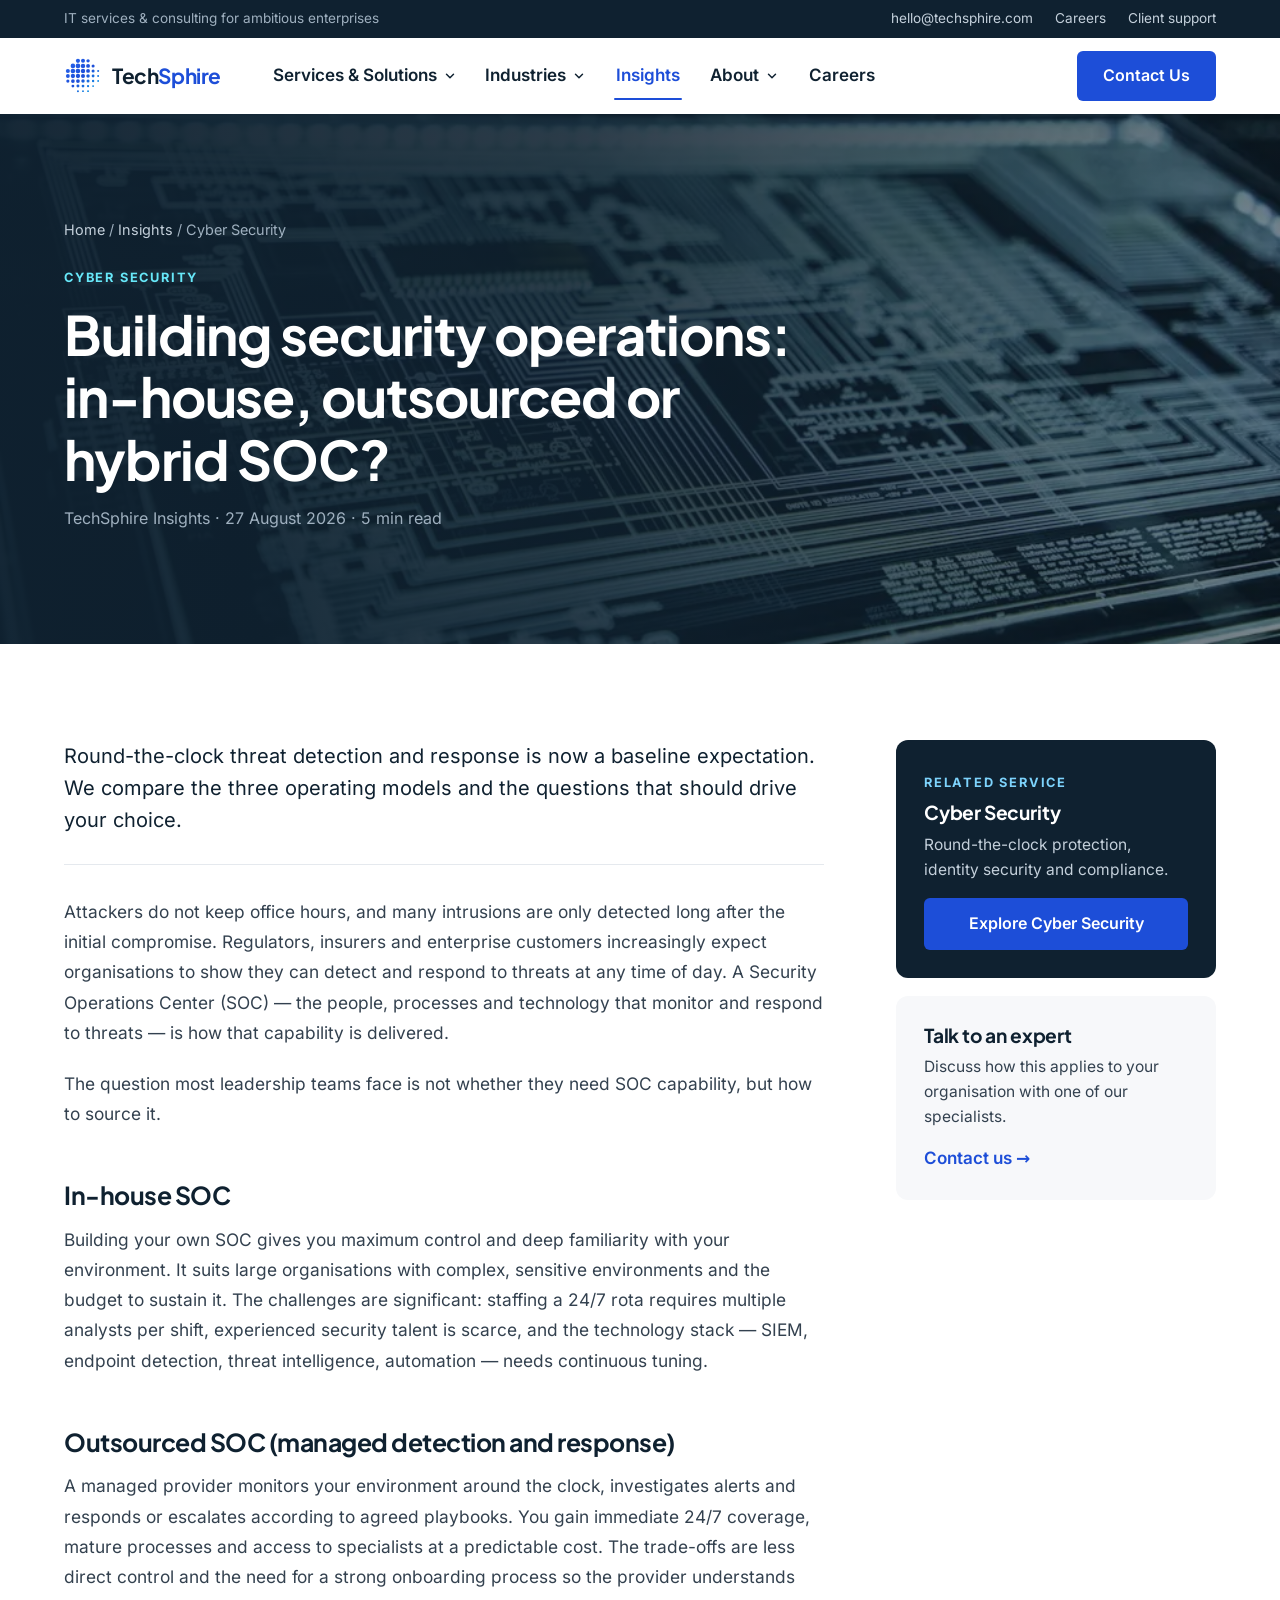
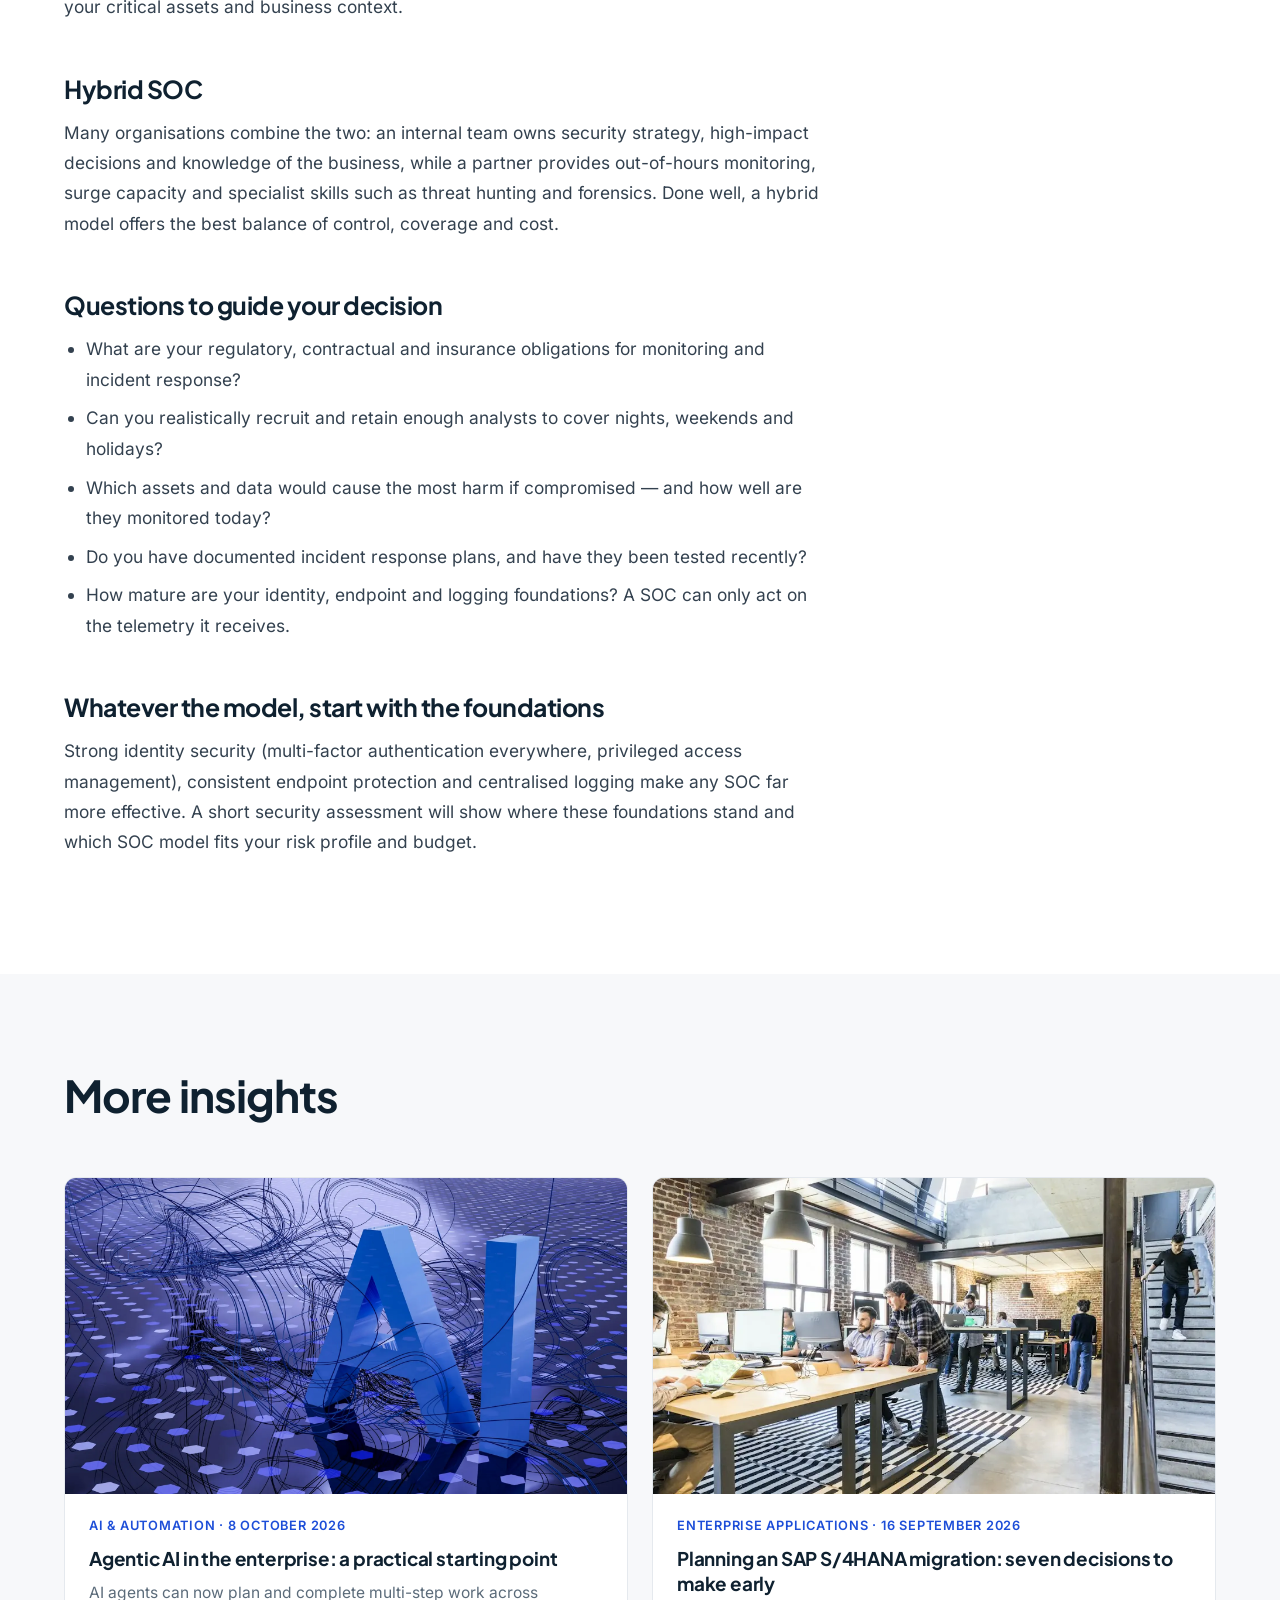
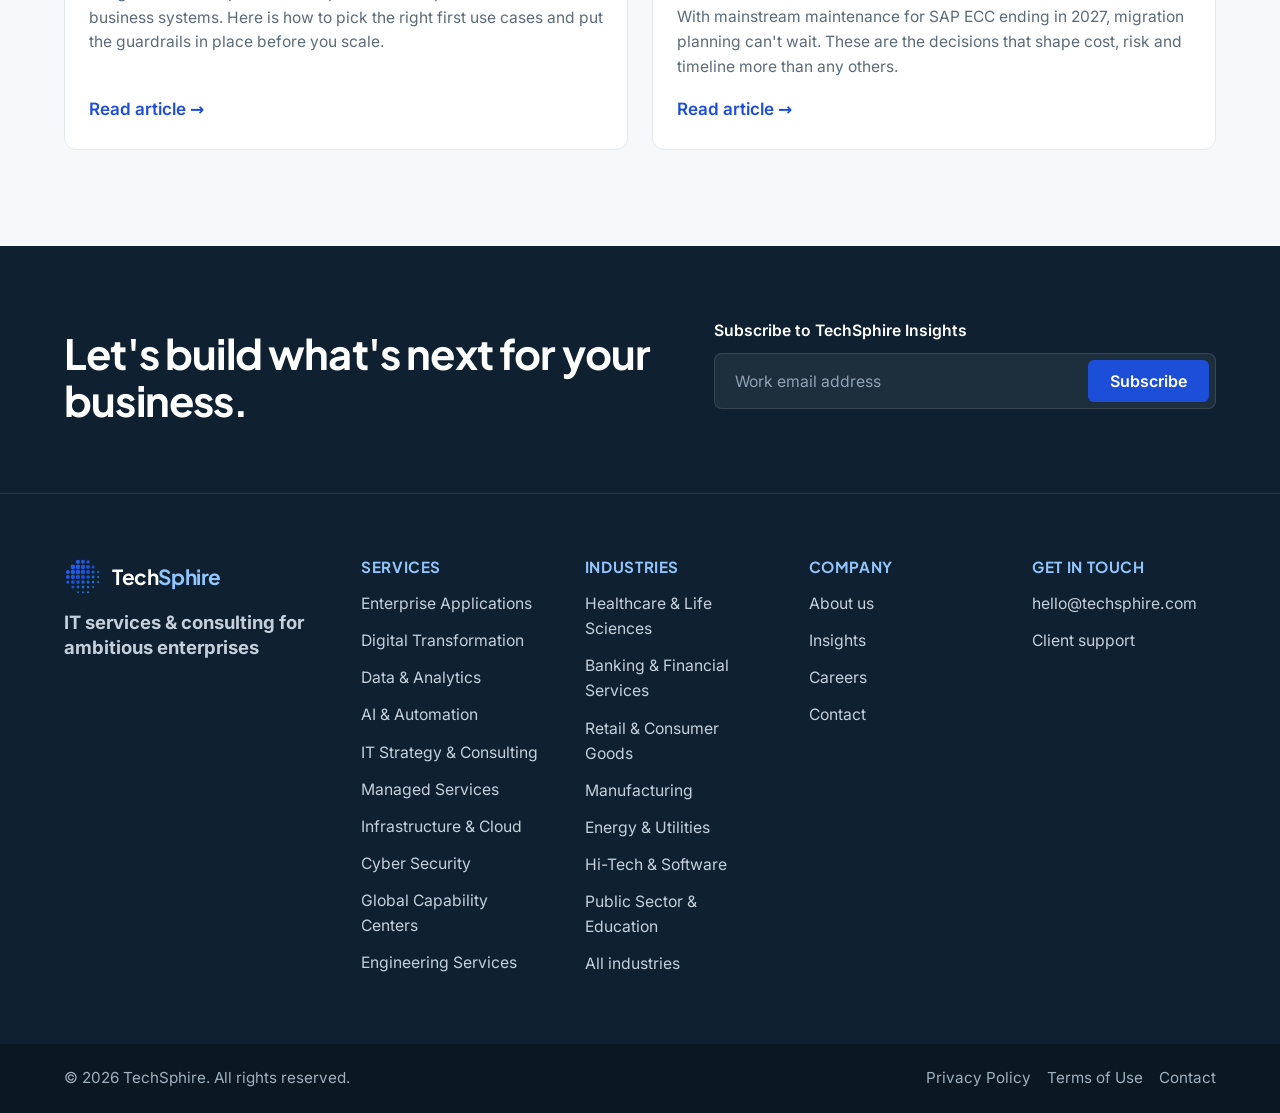
<file: insight-soc-in-house-outsourced-hybrid.html>
<!doctype html>
<html lang="en" class="no-js">
<head>
  <meta charset="utf-8">
  <meta name="viewport" content="width=device-width, initial-scale=1">
  <title>Building security operations: in-house, outsourced or hybrid SOC? — TechSphire Insights</title>
  <meta name="description" content="Round-the-clock threat detection and response is now a baseline expectation. We compare the three operating models and the questions that should drive your choice.">
  <link rel="canonical" href="https://www.techsphire.com/insight-soc-in-house-outsourced-hybrid.html">
  <meta property="og:site_name" content="TechSphire">
  <meta property="og:title" content="Building security operations: in-house, outsourced or hybrid SOC? — TechSphire Insights">
  <meta property="og:description" content="Round-the-clock threat detection and response is now a baseline expectation. We compare the three operating models and the questions that should drive your choice.">
  <meta property="og:type" content="website">
  <meta property="og:url" content="https://www.techsphire.com/insight-soc-in-house-outsourced-hybrid.html">
  <meta property="og:image" content="https://www.techsphire.com/assets/img/og-image.png">
  <meta name="twitter:card" content="summary_large_image">
  <meta name="theme-color" content="#0f2130">
  <link rel="icon" href="assets/img/logo-small.svg" type="image/svg+xml">
  <link rel="apple-touch-icon" href="assets/img/apple-touch-icon.png">
  <link rel="preload" href="assets/fonts/inter-latin.woff2" as="font" type="font/woff2" crossorigin>
  <link rel="stylesheet" href="assets/css/styles.css">
</head>
<body>
  <a class="skip-link" href="#main">Skip to content</a>

  <div class="topbar">
    <div class="container">
      <span>IT services &amp; consulting for ambitious enterprises</span>
      <nav aria-label="Utility">
        <a href="mailto:hello@techsphire.com">hello@techsphire.com</a>
        
        <a href="careers.html">Careers</a>
        <a href="contact.html#support">Client support</a>
      </nav>
    </div>
  </div>

  <header class="site-header">
    <nav class="container nav" aria-label="Main">
      <a class="logo" href="index.html" aria-label="TechSphire home"><img src="assets/img/logo-small.svg" alt="" width="38" height="38"><span>Tech<b>Sphire</b></span></a>
      <button class="nav-toggle" aria-label="Toggle menu" aria-expanded="false" aria-controls="nav-links">
        <svg viewBox="0 0 24 24" fill="none" stroke="currentColor" stroke-width="2" stroke-linecap="round" aria-hidden="true"><path d="M4 6h16M4 12h16M4 18h16"/></svg>
      </button>
      <ul class="nav-links" id="nav-links">
        <li class="has-drop">
          <button class="nav-trigger" aria-expanded="false">Services &amp; Solutions <svg viewBox="0 0 24 24" fill="none" stroke="currentColor" stroke-width="2.5" stroke-linecap="round" stroke-linejoin="round" aria-hidden="true"><path d="m6 9 6 6 6-6"/></svg></button>
          <div class="mega">
            <div class="container mega-grid"><div><div class="mega-group"><h4><a href="services.html#erp"><svg viewBox="0 0 24 24" fill="none" stroke="currentColor" stroke-width="2" stroke-linecap="round" stroke-linejoin="round" aria-hidden="true"><path d="m12 2 10 5-10 5L2 7z"/><path d="m2 17 10 5 10-5M2 12l10 5 10-5"/></svg>Enterprise Applications</a></h4><ul><li><a href="services.html#sap">SAP</a></li><li><a href="services.html#oracle">Oracle</a></li><li><a href="services.html#microsoft">Microsoft Dynamics 365</a></li><li><a href="services.html#enterprise-integration">Enterprise Integration</a></li><li><a href="services.html#servicenow">ServiceNow</a></li><li><a href="services.html#salesforce">Salesforce</a></li></ul></div><div class="mega-group"><h4><a href="services.html#digital"><svg viewBox="0 0 24 24" fill="none" stroke="currentColor" stroke-width="2" stroke-linecap="round" stroke-linejoin="round" aria-hidden="true"><path d="m16 18 6-6-6-6M8 6l-6 6 6 6"/></svg>Digital Transformation</a></h4><ul><li><a href="services.html#application-services">Application Services</a></li><li><a href="services.html#digital-services">Digital Services</a></li><li><a href="services.html#devops">DevOps</a></li><li><a href="services.html#product-engineering">Product Engineering</a></li><li><a href="services.html#iot">Internet of Things (IoT)</a></li><li><a href="services.html#experience-design">Experience Design</a></li></ul></div></div><div><div class="mega-group"><h4><a href="services.html#data"><svg viewBox="0 0 24 24" fill="none" stroke="currentColor" stroke-width="2" stroke-linecap="round" stroke-linejoin="round" aria-hidden="true"><path d="M3 3v18h18"/><path d="M7 16v-4M12 16V8M17 16v-7"/></svg>Data &amp; Analytics</a></h4><ul><li><a href="services.html#data-engineering">Data Engineering</a></li><li><a href="services.html#data-management">Data Management</a></li><li><a href="services.html#epm">Enterprise Performance Management (EPM)</a></li><li><a href="services.html#bi">BI &amp; Visualization</a></li></ul></div><div class="mega-group"><h4><a href="services.html#ai"><svg viewBox="0 0 24 24" fill="none" stroke="currentColor" stroke-width="2" stroke-linecap="round" stroke-linejoin="round" aria-hidden="true"><path d="M12 3v3M12 18v3M3 12h3M18 12h3M5.6 5.6l2.1 2.1M16.3 16.3l2.1 2.1M5.6 18.4l2.1-2.1M16.3 7.7l2.1-2.1"/><circle cx="12" cy="12" r="3"/></svg>AI &amp; Automation</a></h4><ul><li><a href="services.html#agentic-ai">Agentic AI</a></li><li><a href="services.html#generative-ai">Generative AI</a></li><li><a href="services.html#data-science">Data Science &amp; ML</a></li><li><a href="services.html#quality-engineering">Intelligent Quality Engineering</a></li><li><a href="services.html#rpa">Robotic Process Automation</a></li></ul></div><div class="mega-group"><h4><a href="services.html#gcc"><svg viewBox="0 0 24 24" fill="none" stroke="currentColor" stroke-width="2" stroke-linecap="round" stroke-linejoin="round" aria-hidden="true"><circle cx="12" cy="12" r="10"/><path d="M2 12h20M12 2a15 15 0 0 1 0 20M12 2a15 15 0 0 0 0 20"/></svg>Global Capability Centers</a></h4><ul><li><a href="services.html#gcc-setup">GCC Strategy &amp; Setup</a></li><li><a href="services.html#build-operate-transfer">Build-Operate-Transfer</a></li><li><a href="services.html#gcc-operations">GCC Operations &amp; Scaling</a></li></ul></div></div><div><div class="mega-group"><h4><a href="services.html#consulting"><svg viewBox="0 0 24 24" fill="none" stroke="currentColor" stroke-width="2" stroke-linecap="round" stroke-linejoin="round" aria-hidden="true"><circle cx="12" cy="12" r="10"/><path d="m16.24 7.76-2.12 6.36-6.36 2.12 2.12-6.36z"/></svg>IT Strategy &amp; Consulting</a></h4><ul><li><a href="services.html#it-strategy">IT Strategy &amp; Roadmaps</a></li><li><a href="services.html#transformation-advisory">Digital Transformation Advisory</a></li><li><a href="services.html#enterprise-architecture">Enterprise Architecture</a></li><li><a href="services.html#virtual-cio">Virtual CIO / CTO</a></li><li><a href="services.html#program-management">Program Management</a></li></ul></div><div class="mega-group"><h4><a href="services.html#managed"><svg viewBox="0 0 24 24" fill="none" stroke="currentColor" stroke-width="2" stroke-linecap="round" stroke-linejoin="round" aria-hidden="true"><path d="M3 11h3a2 2 0 0 1 2 2v3a2 2 0 0 1-2 2H5a2 2 0 0 1-2-2v-5a9 9 0 0 1 18 0v5a2 2 0 0 1-2 2h-1a2 2 0 0 1-2-2v-3a2 2 0 0 1 2-2h3"/></svg>Managed Services</a></h4><ul><li><a href="services.html#managed-it">Managed IT Services</a></li><li><a href="services.html#application-management">Application Management</a></li><li><a href="services.html#business-process">Business Process Services</a></li><li><a href="services.html#staffing">IT Staffing</a></li></ul></div><div class="mega-group"><h4><a href="services.html#engineering"><svg viewBox="0 0 24 24" fill="none" stroke="currentColor" stroke-width="2" stroke-linecap="round" stroke-linejoin="round" aria-hidden="true"><circle cx="12" cy="12" r="3"/><path d="M12 1v3M12 20v3M4.2 4.2l2.1 2.1M17.7 17.7l2.1 2.1M1 12h3M20 12h3M4.2 19.8l2.1-2.1M17.7 6.3l2.1-2.1"/></svg>Engineering Services</a></h4><ul><li><a href="services.html#plm">Product Lifecycle Management (PLM)</a></li><li><a href="services.html#product-design">Product Design &amp; Development</a></li><li><a href="services.html#mes">Manufacturing Execution Systems (MES)</a></li><li><a href="services.html#transformational-services">Transformational Services</a></li></ul></div></div><div><div class="mega-group"><h4><a href="services.html#cloud"><svg viewBox="0 0 24 24" fill="none" stroke="currentColor" stroke-width="2" stroke-linecap="round" stroke-linejoin="round" aria-hidden="true"><path d="M17.5 19H9a7 7 0 1 1 6.71-9h1.79a4.5 4.5 0 1 1 0 9Z"/></svg>Infrastructure &amp; Cloud</a></h4><ul><li><a href="services.html#service-desk">Service Desk &amp; Smart Hands</a></li><li><a href="services.html#data-center">Data Center Services</a></li><li><a href="services.html#multi-cloud">Multi-Cloud Services</a></li><li><a href="services.html#sre">Site Reliability Engineering (SRE)</a></li><li><a href="services.html#m365">Microsoft 365 Services</a></li><li><a href="services.html#noc">Network Operations Center (NOC)</a></li></ul></div><div class="mega-group"><h4><a href="services.html#security"><svg viewBox="0 0 24 24" fill="none" stroke="currentColor" stroke-width="2" stroke-linecap="round" stroke-linejoin="round" aria-hidden="true"><path d="M12 22s8-4 8-10V5l-8-3-8 3v7c0 6 8 10 8 10Z"/><path d="m9 12 2 2 4-4"/></svg>Cyber Security</a></h4><ul><li><a href="services.html#soc">Security Operations Center (SOC)</a></li><li><a href="services.html#iam">Identity &amp; Access Management (IAM)</a></li><li><a href="services.html#vulnerability">Vulnerability &amp; Penetration Testing</a></li><li><a href="services.html#grc">Governance, Risk &amp; Compliance</a></li></ul></div></div><div class="mega-promo">
                <img src="assets/img/photos/px-ai.webp" alt="" loading="lazy" width="260" height="130">
                <div><strong>AI Readiness Assessment</strong><p>Identify the AI use cases with the strongest business case for your organisation.</p><a href="contact.html">Request an assessment →</a></div>
              </div></div>
            <div class="mega-foot"><div class="container"><span>Advisory, implementation and managed services across 10 practice areas</span><a href="contact.html">Not sure where to start? Talk to an expert →</a></div></div>
          </div>
        </li>
        <li class="has-drop small">
          <button class="nav-trigger" aria-expanded="false">Industries <svg viewBox="0 0 24 24" fill="none" stroke="currentColor" stroke-width="2.5" stroke-linecap="round" stroke-linejoin="round" aria-hidden="true"><path d="m6 9 6 6 6-6"/></svg></button>
          <div class="dropdown"><a href="industries.html#healthcare">Healthcare &amp; Life Sciences</a><a href="industries.html#financial-services">Banking &amp; Financial Services</a><a href="industries.html#retail">Retail &amp; Consumer Goods</a><a href="industries.html#manufacturing">Manufacturing</a><a href="industries.html#energy">Energy &amp; Utilities</a><a href="industries.html#hi-tech">Hi-Tech &amp; Software</a><a href="industries.html#public-sector">Public Sector &amp; Education</a><a href="industries.html#logistics">Logistics &amp; Transportation</a><a href="industries.html#professional-services">Professional Services</a><a href="industries.html" style="color:var(--brand)">All industries →</a></div>
        </li>
        <li><a href="insights.html" aria-current="page">Insights</a></li>
        <li class="has-drop small">
          <button class="nav-trigger" aria-expanded="false">About <svg viewBox="0 0 24 24" fill="none" stroke="currentColor" stroke-width="2.5" stroke-linecap="round" stroke-linejoin="round" aria-hidden="true"><path d="m6 9 6 6 6-6"/></svg></button>
          <div class="dropdown"><a href="about.html">About TechSphire<small>Our story, mission and values</small></a><a href="about.html#approach">Our approach<small>Advise, build and run</small></a><a href="insights.html">Insights<small>Perspectives from our experts</small></a><a href="careers.html">Careers<small>Join our team</small></a></div>
        </li>
        <li><a href="careers.html">Careers</a></li>
        <li class="nav-cta"><a class="btn btn-primary" href="contact.html">Contact Us</a></li>
      </ul>
    </nav>
  </header>

  <main id="main">
    <section class="page-hero dark photo article-hero">
      <div class="ph-bg" style="background-image:url(assets/img/photos/px-security.webp)"></div>
      <div class="container">
        <div class="crumbs"><a href="index.html">Home</a> / <a href="insights.html">Insights</a> / Cyber Security</div>
        <span class="eyebrow">Cyber Security</span>
        <h1>Building security operations: in-house, outsourced or hybrid SOC?</h1>
        <p class="article-meta">TechSphire Insights · 27 August 2026 · 5 min read</p>
      </div>
    </section>

    <section class="section">
      <div class="container article-layout">
        <article class="prose">
          <p class="lede">Round-the-clock threat detection and response is now a baseline expectation. We compare the three operating models and the questions that should drive your choice.</p>

<p>Attackers do not keep office hours, and many intrusions are only detected long after the initial compromise. Regulators, insurers and enterprise customers increasingly expect organisations to show they can detect and respond to threats at any time of day. A Security Operations Center (SOC) — the people, processes and technology that monitor and respond to threats — is how that capability is delivered.</p>
<p>The question most leadership teams face is not whether they need SOC capability, but how to source it.</p>

<h2>In-house SOC</h2>
<p>Building your own SOC gives you maximum control and deep familiarity with your environment. It suits large organisations with complex, sensitive environments and the budget to sustain it. The challenges are significant: staffing a 24/7 rota requires multiple analysts per shift, experienced security talent is scarce, and the technology stack — SIEM, endpoint detection, threat intelligence, automation — needs continuous tuning.</p>

<h2>Outsourced SOC (managed detection and response)</h2>
<p>A managed provider monitors your environment around the clock, investigates alerts and responds or escalates according to agreed playbooks. You gain immediate 24/7 coverage, mature processes and access to specialists at a predictable cost. The trade-offs are less direct control and the need for a strong onboarding process so the provider understands your critical assets and business context.</p>

<h2>Hybrid SOC</h2>
<p>Many organisations combine the two: an internal team owns security strategy, high-impact decisions and knowledge of the business, while a partner provides out-of-hours monitoring, surge capacity and specialist skills such as threat hunting and forensics. Done well, a hybrid model offers the best balance of control, coverage and cost.</p>

<h2>Questions to guide your decision</h2>
<ul>
  <li>What are your regulatory, contractual and insurance obligations for monitoring and incident response?</li>
  <li>Can you realistically recruit and retain enough analysts to cover nights, weekends and holidays?</li>
  <li>Which assets and data would cause the most harm if compromised — and how well are they monitored today?</li>
  <li>Do you have documented incident response plans, and have they been tested recently?</li>
  <li>How mature are your identity, endpoint and logging foundations? A SOC can only act on the telemetry it receives.</li>
</ul>

<h2>Whatever the model, start with the foundations</h2>
<p>Strong identity security (multi-factor authentication everywhere, privileged access management), consistent endpoint protection and centralised logging make any SOC far more effective. A short security assessment will show where these foundations stand and which SOC model fits your risk profile and budget.</p>

        </article>
        <aside class="article-aside">
          <div class="aside-card">
            <span class="eyebrow">Related service</span>
            <h3>Cyber Security</h3>
            <p>Round-the-clock protection, identity security and compliance.</p>
            <a class="btn btn-primary" href="services.html#security">Explore Cyber Security</a>
          </div>
          <div class="aside-card plain">
            <h3>Talk to an expert</h3>
            <p>Discuss how this applies to your organisation with one of our specialists.</p>
            <a class="link-strong" href="contact.html">Contact us →</a>
          </div>
        </aside>
      </div>
    </section>

    <section class="section section-alt">
      <div class="container">
        <div class="section-head reveal">
          <h2>More insights</h2>
        </div>
        <div class="insight-grid two stagger">
          <a class="insight-card reveal" href="insight-agentic-ai-enterprise-starting-point.html">
            <div class="ic-img"><img src="assets/img/photos/hero-ai.webp" alt="" loading="lazy" width="1000" height="680"></div>
            <div class="ic-text">
              <span class="ic-meta">AI &amp; Automation · 8 October 2026</span>
              <h3>Agentic AI in the enterprise: a practical starting point</h3>
              <p>AI agents can now plan and complete multi-step work across business systems. Here is how to pick the right first use cases and put the guardrails in place before you scale.</p>
              <span class="more">Read article →</span>
            </div>
          </a>
          <a class="insight-card reveal" href="insight-sap-s4hana-migration-decisions.html">
            <div class="ic-img"><img src="assets/img/photos/px-erp.webp" alt="" loading="lazy" width="1000" height="680"></div>
            <div class="ic-text">
              <span class="ic-meta">Enterprise Applications · 16 September 2026</span>
              <h3>Planning an SAP S/4HANA migration: seven decisions to make early</h3>
              <p>With mainstream maintenance for SAP ECC ending in 2027, migration planning can't wait. These are the decisions that shape cost, risk and timeline more than any others.</p>
              <span class="more">Read article →</span>
            </div>
          </a>
        </div>
      </div>
    </section>
  </main>

  <footer class="site-footer">
    <div class="footer-top">
      <div class="container">
        <h2>Let's build what's next for your business.</h2>
        <!-- Add data-endpoint="https://formspree.io/f/your-id" to collect sign-ups directly. -->
        <form class="newsletter" id="newsletter" data-email="hello@techsphire.com" novalidate>
          <label for="nl-email">Subscribe to TechSphire Insights</label>
          <div class="nl-row">
            <input id="nl-email" name="email" type="email" placeholder="Work email address" autocomplete="email" required>
            <button class="btn btn-primary" type="submit">Subscribe</button>
          </div>
          <p class="nl-status" role="status" aria-live="polite"></p>
        </form>
      </div>
    </div>
    <div class="footer-main">
      <div class="container footer-grid wide">
        <div class="footer-brand">
          <a class="logo" href="index.html" aria-label="TechSphire home"><img src="assets/img/logo-small.svg" alt="" width="38" height="38"><span>Tech<b>Sphire</b></span></a>
          <p>IT services &amp; consulting for ambitious enterprises</p>
          
        </div>
        <div>
          <h4>Services</h4>
          <ul><li><a href="services.html#erp">Enterprise Applications</a></li><li><a href="services.html#digital">Digital Transformation</a></li><li><a href="services.html#data">Data &amp; Analytics</a></li><li><a href="services.html#ai">AI &amp; Automation</a></li><li><a href="services.html#consulting">IT Strategy &amp; Consulting</a></li><li><a href="services.html#managed">Managed Services</a></li><li><a href="services.html#cloud">Infrastructure &amp; Cloud</a></li><li><a href="services.html#security">Cyber Security</a></li><li><a href="services.html#gcc">Global Capability Centers</a></li><li><a href="services.html#engineering">Engineering Services</a></li></ul>
        </div>
        <div>
          <h4>Industries</h4>
          <ul><li><a href="industries.html#healthcare">Healthcare &amp; Life Sciences</a></li><li><a href="industries.html#financial-services">Banking &amp; Financial Services</a></li><li><a href="industries.html#retail">Retail &amp; Consumer Goods</a></li><li><a href="industries.html#manufacturing">Manufacturing</a></li><li><a href="industries.html#energy">Energy &amp; Utilities</a></li><li><a href="industries.html#hi-tech">Hi-Tech &amp; Software</a></li><li><a href="industries.html#public-sector">Public Sector &amp; Education</a></li><li><a href="industries.html">All industries</a></li></ul>
        </div>
        <div>
          <h4>Company</h4>
          <ul>
            <li><a href="about.html">About us</a></li>
            
            <li><a href="insights.html">Insights</a></li>
            <li><a href="careers.html">Careers</a></li>
            <li><a href="contact.html">Contact</a></li>
          </ul>
        </div>
        <div>
          <h4>Get in touch</h4>
          <ul>
            <li><a href="mailto:hello@techsphire.com">hello@techsphire.com</a></li>
            
            <li><a href="contact.html#support">Client support</a></li>
          </ul>
        </div>
      </div>
    </div>
    <div class="footer-bottom">
      <div class="container">
        <span>© <span data-year>2026</span> TechSphire. All rights reserved.</span>
        <nav aria-label="Legal"><a href="privacy.html">Privacy Policy</a><a href="terms.html">Terms of Use</a><a href="contact.html">Contact</a></nav>
      </div>
    </div>
  </footer>

  <div class="mobile-cta">
    <a class="btn btn-ghost" href="mailto:hello@techsphire.com">Email us</a>
    <a class="btn btn-primary" href="contact.html">Talk to an expert</a>
  </div>

  <script src="assets/js/main.js"></script>
</body>
</html>
</file>
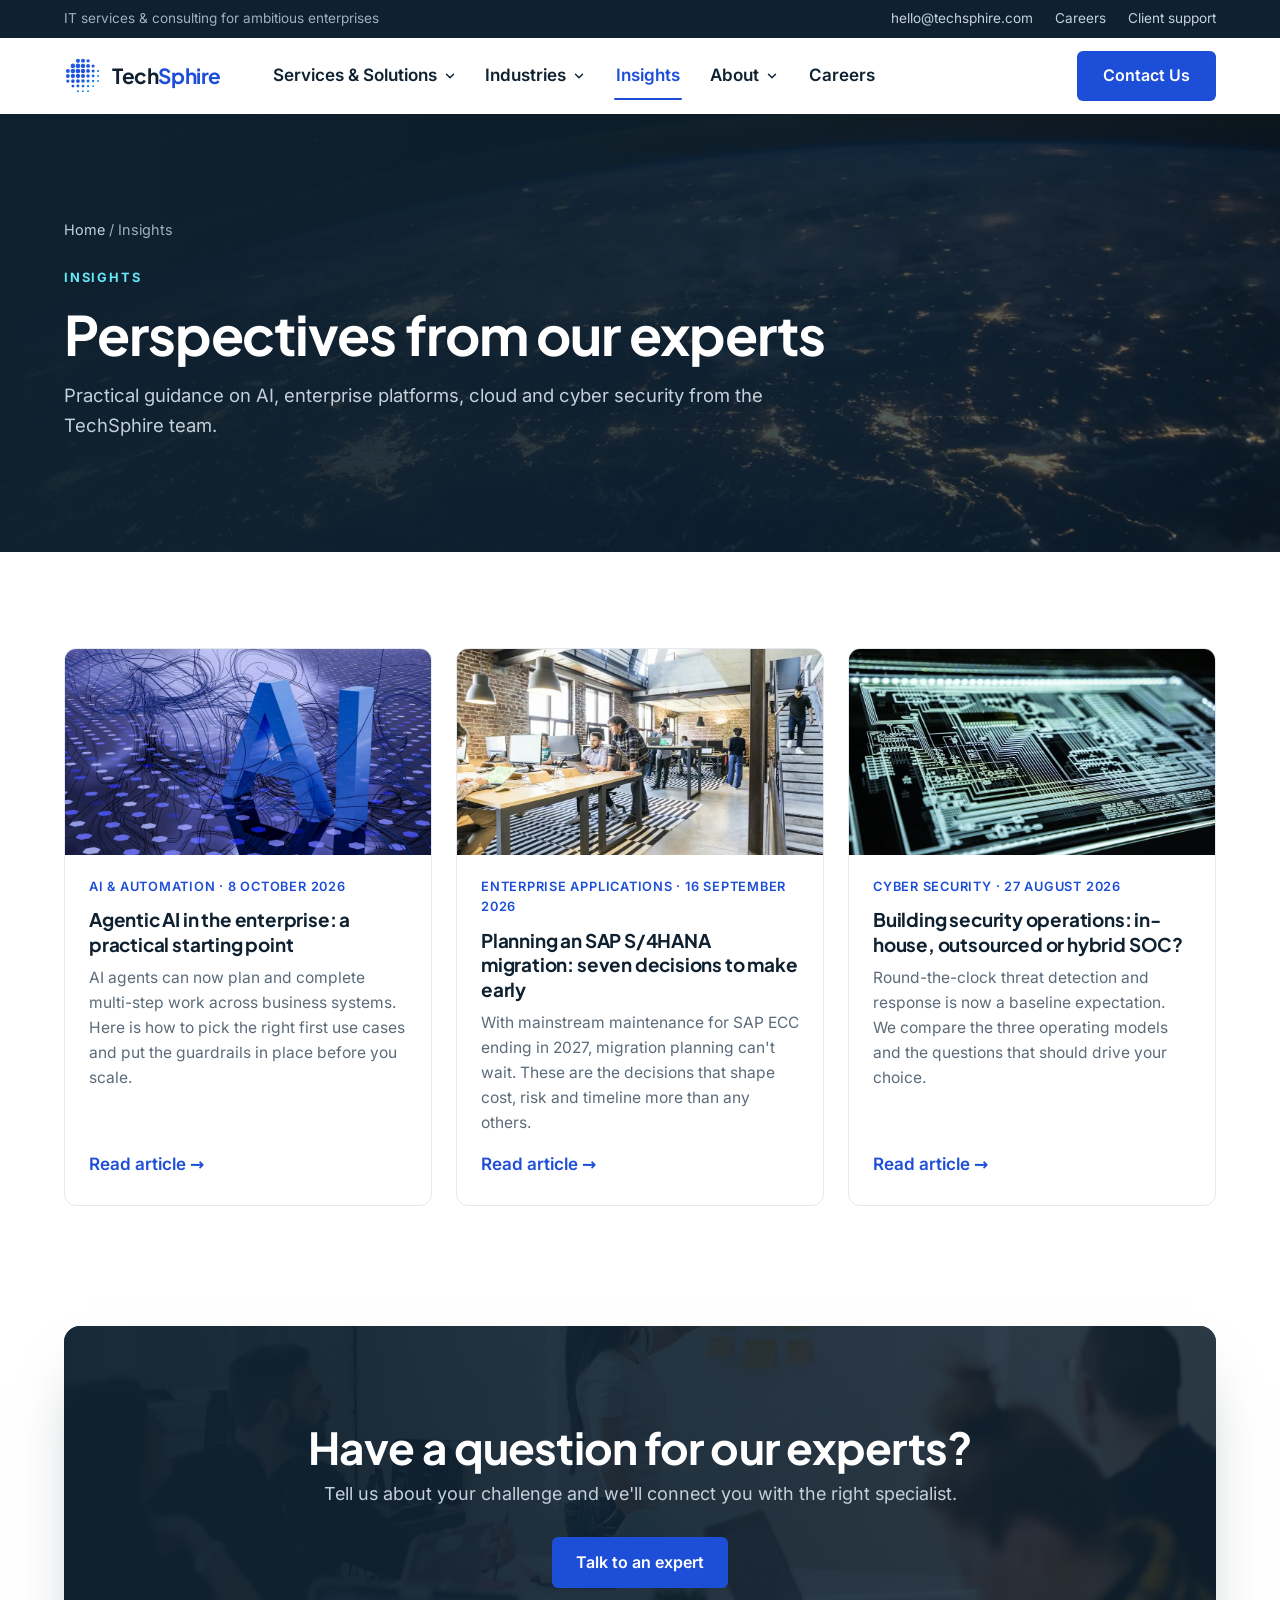
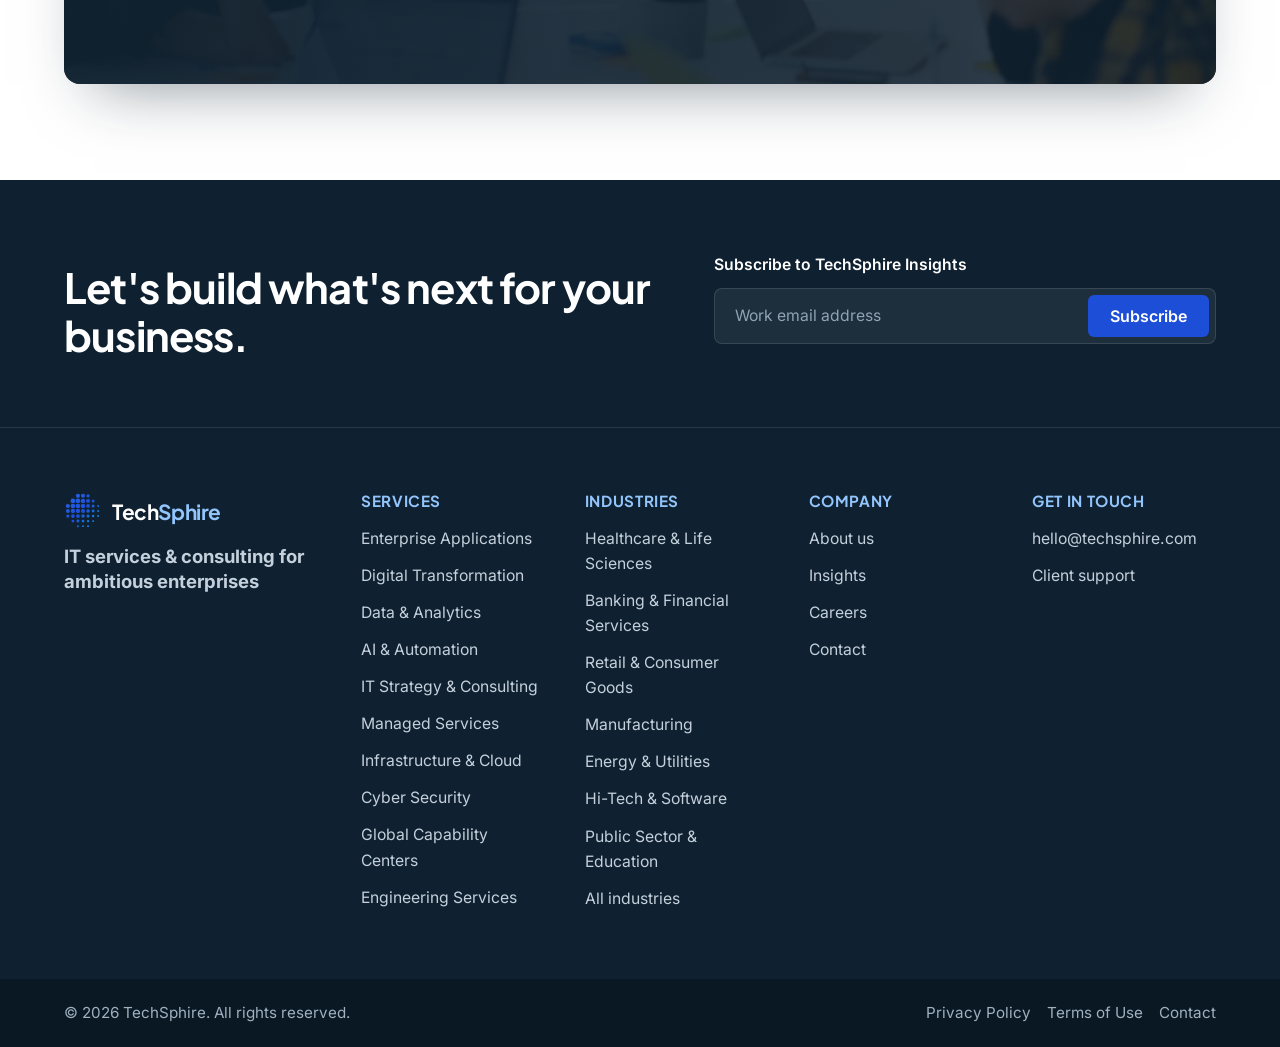
<file: insights.html>
<!doctype html>
<html lang="en" class="no-js">
<head>
  <meta charset="utf-8">
  <meta name="viewport" content="width=device-width, initial-scale=1">
  <title>Insights — TechSphire</title>
  <meta name="description" content="Expert perspectives on AI, enterprise applications, cloud and cyber security from TechSphire.">
  <link rel="canonical" href="https://www.techsphire.com/insights.html">
  <meta property="og:site_name" content="TechSphire">
  <meta property="og:title" content="Insights — TechSphire">
  <meta property="og:description" content="Expert perspectives on AI, enterprise applications, cloud and cyber security from TechSphire.">
  <meta property="og:type" content="website">
  <meta property="og:url" content="https://www.techsphire.com/insights.html">
  <meta property="og:image" content="https://www.techsphire.com/assets/img/og-image.png">
  <meta name="twitter:card" content="summary_large_image">
  <meta name="theme-color" content="#0f2130">
  <link rel="icon" href="assets/img/logo-small.svg" type="image/svg+xml">
  <link rel="apple-touch-icon" href="assets/img/apple-touch-icon.png">
  <link rel="preload" href="assets/fonts/inter-latin.woff2" as="font" type="font/woff2" crossorigin>
  <link rel="stylesheet" href="assets/css/styles.css">
</head>
<body>
  <a class="skip-link" href="#main">Skip to content</a>

  <div class="topbar">
    <div class="container">
      <span>IT services &amp; consulting for ambitious enterprises</span>
      <nav aria-label="Utility">
        <a href="mailto:hello@techsphire.com">hello@techsphire.com</a>
        
        <a href="careers.html">Careers</a>
        <a href="contact.html#support">Client support</a>
      </nav>
    </div>
  </div>

  <header class="site-header">
    <nav class="container nav" aria-label="Main">
      <a class="logo" href="index.html" aria-label="TechSphire home"><img src="assets/img/logo-small.svg" alt="" width="38" height="38"><span>Tech<b>Sphire</b></span></a>
      <button class="nav-toggle" aria-label="Toggle menu" aria-expanded="false" aria-controls="nav-links">
        <svg viewBox="0 0 24 24" fill="none" stroke="currentColor" stroke-width="2" stroke-linecap="round" aria-hidden="true"><path d="M4 6h16M4 12h16M4 18h16"/></svg>
      </button>
      <ul class="nav-links" id="nav-links">
        <li class="has-drop">
          <button class="nav-trigger" aria-expanded="false">Services &amp; Solutions <svg viewBox="0 0 24 24" fill="none" stroke="currentColor" stroke-width="2.5" stroke-linecap="round" stroke-linejoin="round" aria-hidden="true"><path d="m6 9 6 6 6-6"/></svg></button>
          <div class="mega">
            <div class="container mega-grid"><div><div class="mega-group"><h4><a href="services.html#erp"><svg viewBox="0 0 24 24" fill="none" stroke="currentColor" stroke-width="2" stroke-linecap="round" stroke-linejoin="round" aria-hidden="true"><path d="m12 2 10 5-10 5L2 7z"/><path d="m2 17 10 5 10-5M2 12l10 5 10-5"/></svg>Enterprise Applications</a></h4><ul><li><a href="services.html#sap">SAP</a></li><li><a href="services.html#oracle">Oracle</a></li><li><a href="services.html#microsoft">Microsoft Dynamics 365</a></li><li><a href="services.html#enterprise-integration">Enterprise Integration</a></li><li><a href="services.html#servicenow">ServiceNow</a></li><li><a href="services.html#salesforce">Salesforce</a></li></ul></div><div class="mega-group"><h4><a href="services.html#digital"><svg viewBox="0 0 24 24" fill="none" stroke="currentColor" stroke-width="2" stroke-linecap="round" stroke-linejoin="round" aria-hidden="true"><path d="m16 18 6-6-6-6M8 6l-6 6 6 6"/></svg>Digital Transformation</a></h4><ul><li><a href="services.html#application-services">Application Services</a></li><li><a href="services.html#digital-services">Digital Services</a></li><li><a href="services.html#devops">DevOps</a></li><li><a href="services.html#product-engineering">Product Engineering</a></li><li><a href="services.html#iot">Internet of Things (IoT)</a></li><li><a href="services.html#experience-design">Experience Design</a></li></ul></div></div><div><div class="mega-group"><h4><a href="services.html#data"><svg viewBox="0 0 24 24" fill="none" stroke="currentColor" stroke-width="2" stroke-linecap="round" stroke-linejoin="round" aria-hidden="true"><path d="M3 3v18h18"/><path d="M7 16v-4M12 16V8M17 16v-7"/></svg>Data &amp; Analytics</a></h4><ul><li><a href="services.html#data-engineering">Data Engineering</a></li><li><a href="services.html#data-management">Data Management</a></li><li><a href="services.html#epm">Enterprise Performance Management (EPM)</a></li><li><a href="services.html#bi">BI &amp; Visualization</a></li></ul></div><div class="mega-group"><h4><a href="services.html#ai"><svg viewBox="0 0 24 24" fill="none" stroke="currentColor" stroke-width="2" stroke-linecap="round" stroke-linejoin="round" aria-hidden="true"><path d="M12 3v3M12 18v3M3 12h3M18 12h3M5.6 5.6l2.1 2.1M16.3 16.3l2.1 2.1M5.6 18.4l2.1-2.1M16.3 7.7l2.1-2.1"/><circle cx="12" cy="12" r="3"/></svg>AI &amp; Automation</a></h4><ul><li><a href="services.html#agentic-ai">Agentic AI</a></li><li><a href="services.html#generative-ai">Generative AI</a></li><li><a href="services.html#data-science">Data Science &amp; ML</a></li><li><a href="services.html#quality-engineering">Intelligent Quality Engineering</a></li><li><a href="services.html#rpa">Robotic Process Automation</a></li></ul></div><div class="mega-group"><h4><a href="services.html#gcc"><svg viewBox="0 0 24 24" fill="none" stroke="currentColor" stroke-width="2" stroke-linecap="round" stroke-linejoin="round" aria-hidden="true"><circle cx="12" cy="12" r="10"/><path d="M2 12h20M12 2a15 15 0 0 1 0 20M12 2a15 15 0 0 0 0 20"/></svg>Global Capability Centers</a></h4><ul><li><a href="services.html#gcc-setup">GCC Strategy &amp; Setup</a></li><li><a href="services.html#build-operate-transfer">Build-Operate-Transfer</a></li><li><a href="services.html#gcc-operations">GCC Operations &amp; Scaling</a></li></ul></div></div><div><div class="mega-group"><h4><a href="services.html#consulting"><svg viewBox="0 0 24 24" fill="none" stroke="currentColor" stroke-width="2" stroke-linecap="round" stroke-linejoin="round" aria-hidden="true"><circle cx="12" cy="12" r="10"/><path d="m16.24 7.76-2.12 6.36-6.36 2.12 2.12-6.36z"/></svg>IT Strategy &amp; Consulting</a></h4><ul><li><a href="services.html#it-strategy">IT Strategy &amp; Roadmaps</a></li><li><a href="services.html#transformation-advisory">Digital Transformation Advisory</a></li><li><a href="services.html#enterprise-architecture">Enterprise Architecture</a></li><li><a href="services.html#virtual-cio">Virtual CIO / CTO</a></li><li><a href="services.html#program-management">Program Management</a></li></ul></div><div class="mega-group"><h4><a href="services.html#managed"><svg viewBox="0 0 24 24" fill="none" stroke="currentColor" stroke-width="2" stroke-linecap="round" stroke-linejoin="round" aria-hidden="true"><path d="M3 11h3a2 2 0 0 1 2 2v3a2 2 0 0 1-2 2H5a2 2 0 0 1-2-2v-5a9 9 0 0 1 18 0v5a2 2 0 0 1-2 2h-1a2 2 0 0 1-2-2v-3a2 2 0 0 1 2-2h3"/></svg>Managed Services</a></h4><ul><li><a href="services.html#managed-it">Managed IT Services</a></li><li><a href="services.html#application-management">Application Management</a></li><li><a href="services.html#business-process">Business Process Services</a></li><li><a href="services.html#staffing">IT Staffing</a></li></ul></div><div class="mega-group"><h4><a href="services.html#engineering"><svg viewBox="0 0 24 24" fill="none" stroke="currentColor" stroke-width="2" stroke-linecap="round" stroke-linejoin="round" aria-hidden="true"><circle cx="12" cy="12" r="3"/><path d="M12 1v3M12 20v3M4.2 4.2l2.1 2.1M17.7 17.7l2.1 2.1M1 12h3M20 12h3M4.2 19.8l2.1-2.1M17.7 6.3l2.1-2.1"/></svg>Engineering Services</a></h4><ul><li><a href="services.html#plm">Product Lifecycle Management (PLM)</a></li><li><a href="services.html#product-design">Product Design &amp; Development</a></li><li><a href="services.html#mes">Manufacturing Execution Systems (MES)</a></li><li><a href="services.html#transformational-services">Transformational Services</a></li></ul></div></div><div><div class="mega-group"><h4><a href="services.html#cloud"><svg viewBox="0 0 24 24" fill="none" stroke="currentColor" stroke-width="2" stroke-linecap="round" stroke-linejoin="round" aria-hidden="true"><path d="M17.5 19H9a7 7 0 1 1 6.71-9h1.79a4.5 4.5 0 1 1 0 9Z"/></svg>Infrastructure &amp; Cloud</a></h4><ul><li><a href="services.html#service-desk">Service Desk &amp; Smart Hands</a></li><li><a href="services.html#data-center">Data Center Services</a></li><li><a href="services.html#multi-cloud">Multi-Cloud Services</a></li><li><a href="services.html#sre">Site Reliability Engineering (SRE)</a></li><li><a href="services.html#m365">Microsoft 365 Services</a></li><li><a href="services.html#noc">Network Operations Center (NOC)</a></li></ul></div><div class="mega-group"><h4><a href="services.html#security"><svg viewBox="0 0 24 24" fill="none" stroke="currentColor" stroke-width="2" stroke-linecap="round" stroke-linejoin="round" aria-hidden="true"><path d="M12 22s8-4 8-10V5l-8-3-8 3v7c0 6 8 10 8 10Z"/><path d="m9 12 2 2 4-4"/></svg>Cyber Security</a></h4><ul><li><a href="services.html#soc">Security Operations Center (SOC)</a></li><li><a href="services.html#iam">Identity &amp; Access Management (IAM)</a></li><li><a href="services.html#vulnerability">Vulnerability &amp; Penetration Testing</a></li><li><a href="services.html#grc">Governance, Risk &amp; Compliance</a></li></ul></div></div><div class="mega-promo">
                <img src="assets/img/photos/px-ai.webp" alt="" loading="lazy" width="260" height="130">
                <div><strong>AI Readiness Assessment</strong><p>Identify the AI use cases with the strongest business case for your organisation.</p><a href="contact.html">Request an assessment →</a></div>
              </div></div>
            <div class="mega-foot"><div class="container"><span>Advisory, implementation and managed services across 10 practice areas</span><a href="contact.html">Not sure where to start? Talk to an expert →</a></div></div>
          </div>
        </li>
        <li class="has-drop small">
          <button class="nav-trigger" aria-expanded="false">Industries <svg viewBox="0 0 24 24" fill="none" stroke="currentColor" stroke-width="2.5" stroke-linecap="round" stroke-linejoin="round" aria-hidden="true"><path d="m6 9 6 6 6-6"/></svg></button>
          <div class="dropdown"><a href="industries.html#healthcare">Healthcare &amp; Life Sciences</a><a href="industries.html#financial-services">Banking &amp; Financial Services</a><a href="industries.html#retail">Retail &amp; Consumer Goods</a><a href="industries.html#manufacturing">Manufacturing</a><a href="industries.html#energy">Energy &amp; Utilities</a><a href="industries.html#hi-tech">Hi-Tech &amp; Software</a><a href="industries.html#public-sector">Public Sector &amp; Education</a><a href="industries.html#logistics">Logistics &amp; Transportation</a><a href="industries.html#professional-services">Professional Services</a><a href="industries.html" style="color:var(--brand)">All industries →</a></div>
        </li>
        <li><a href="insights.html" aria-current="page">Insights</a></li>
        <li class="has-drop small">
          <button class="nav-trigger" aria-expanded="false">About <svg viewBox="0 0 24 24" fill="none" stroke="currentColor" stroke-width="2.5" stroke-linecap="round" stroke-linejoin="round" aria-hidden="true"><path d="m6 9 6 6 6-6"/></svg></button>
          <div class="dropdown"><a href="about.html">About TechSphire<small>Our story, mission and values</small></a><a href="about.html#approach">Our approach<small>Advise, build and run</small></a><a href="insights.html">Insights<small>Perspectives from our experts</small></a><a href="careers.html">Careers<small>Join our team</small></a></div>
        </li>
        <li><a href="careers.html">Careers</a></li>
        <li class="nav-cta"><a class="btn btn-primary" href="contact.html">Contact Us</a></li>
      </ul>
    </nav>
  </header>

  <main id="main">
    <section class="page-hero dark photo">
      <div class="ph-bg" style="background-image:url(assets/img/photos/page-industries.webp)"></div>
      <div class="container">
        <div class="crumbs"><a href="index.html">Home</a> / Insights</div>
        <span class="eyebrow">Insights</span>
        <h1>Perspectives from our experts</h1>
        <p>Practical guidance on AI, enterprise platforms, cloud and cyber security from the TechSphire team.</p>
      </div>
    </section>

    <section class="section">
      <div class="container">
        <div class="insight-grid stagger">
          <a class="insight-card reveal" href="insight-agentic-ai-enterprise-starting-point.html">
            <div class="ic-img"><img src="assets/img/photos/hero-ai.webp" alt="" loading="lazy" width="1000" height="680"></div>
            <div class="ic-text">
              <span class="ic-meta">AI &amp; Automation · 8 October 2026</span>
              <h3>Agentic AI in the enterprise: a practical starting point</h3>
              <p>AI agents can now plan and complete multi-step work across business systems. Here is how to pick the right first use cases and put the guardrails in place before you scale.</p>
              <span class="more">Read article →</span>
            </div>
          </a>
          <a class="insight-card reveal" href="insight-sap-s4hana-migration-decisions.html">
            <div class="ic-img"><img src="assets/img/photos/px-erp.webp" alt="" loading="lazy" width="1000" height="680"></div>
            <div class="ic-text">
              <span class="ic-meta">Enterprise Applications · 16 September 2026</span>
              <h3>Planning an SAP S/4HANA migration: seven decisions to make early</h3>
              <p>With mainstream maintenance for SAP ECC ending in 2027, migration planning can't wait. These are the decisions that shape cost, risk and timeline more than any others.</p>
              <span class="more">Read article →</span>
            </div>
          </a>
          <a class="insight-card reveal" href="insight-soc-in-house-outsourced-hybrid.html">
            <div class="ic-img"><img src="assets/img/photos/px-security.webp" alt="" loading="lazy" width="1000" height="680"></div>
            <div class="ic-text">
              <span class="ic-meta">Cyber Security · 27 August 2026</span>
              <h3>Building security operations: in-house, outsourced or hybrid SOC?</h3>
              <p>Round-the-clock threat detection and response is now a baseline expectation. We compare the three operating models and the questions that should drive your choice.</p>
              <span class="more">Read article →</span>
            </div>
          </a>
        </div>
      </div>
    </section>

    <section class="section" style="padding-top:24px">
      <div class="container">
        <div class="cta photo-cta reveal">
          <div class="cta-photo" style="background-image:url(assets/img/photos/hero-consulting.webp)" aria-hidden="true"></div>
          <h2>Have a question for our experts?</h2>
          <p>Tell us about your challenge and we'll connect you with the right specialist.</p>
          <div class="hero-actions">
            <a class="btn btn-primary" href="contact.html">Talk to an expert</a>
          </div>
        </div>
      </div>
    </section>
  </main>

  <footer class="site-footer">
    <div class="footer-top">
      <div class="container">
        <h2>Let's build what's next for your business.</h2>
        <!-- Add data-endpoint="https://formspree.io/f/your-id" to collect sign-ups directly. -->
        <form class="newsletter" id="newsletter" data-email="hello@techsphire.com" novalidate>
          <label for="nl-email">Subscribe to TechSphire Insights</label>
          <div class="nl-row">
            <input id="nl-email" name="email" type="email" placeholder="Work email address" autocomplete="email" required>
            <button class="btn btn-primary" type="submit">Subscribe</button>
          </div>
          <p class="nl-status" role="status" aria-live="polite"></p>
        </form>
      </div>
    </div>
    <div class="footer-main">
      <div class="container footer-grid wide">
        <div class="footer-brand">
          <a class="logo" href="index.html" aria-label="TechSphire home"><img src="assets/img/logo-small.svg" alt="" width="38" height="38"><span>Tech<b>Sphire</b></span></a>
          <p>IT services &amp; consulting for ambitious enterprises</p>
          
        </div>
        <div>
          <h4>Services</h4>
          <ul><li><a href="services.html#erp">Enterprise Applications</a></li><li><a href="services.html#digital">Digital Transformation</a></li><li><a href="services.html#data">Data &amp; Analytics</a></li><li><a href="services.html#ai">AI &amp; Automation</a></li><li><a href="services.html#consulting">IT Strategy &amp; Consulting</a></li><li><a href="services.html#managed">Managed Services</a></li><li><a href="services.html#cloud">Infrastructure &amp; Cloud</a></li><li><a href="services.html#security">Cyber Security</a></li><li><a href="services.html#gcc">Global Capability Centers</a></li><li><a href="services.html#engineering">Engineering Services</a></li></ul>
        </div>
        <div>
          <h4>Industries</h4>
          <ul><li><a href="industries.html#healthcare">Healthcare &amp; Life Sciences</a></li><li><a href="industries.html#financial-services">Banking &amp; Financial Services</a></li><li><a href="industries.html#retail">Retail &amp; Consumer Goods</a></li><li><a href="industries.html#manufacturing">Manufacturing</a></li><li><a href="industries.html#energy">Energy &amp; Utilities</a></li><li><a href="industries.html#hi-tech">Hi-Tech &amp; Software</a></li><li><a href="industries.html#public-sector">Public Sector &amp; Education</a></li><li><a href="industries.html">All industries</a></li></ul>
        </div>
        <div>
          <h4>Company</h4>
          <ul>
            <li><a href="about.html">About us</a></li>
            
            <li><a href="insights.html">Insights</a></li>
            <li><a href="careers.html">Careers</a></li>
            <li><a href="contact.html">Contact</a></li>
          </ul>
        </div>
        <div>
          <h4>Get in touch</h4>
          <ul>
            <li><a href="mailto:hello@techsphire.com">hello@techsphire.com</a></li>
            
            <li><a href="contact.html#support">Client support</a></li>
          </ul>
        </div>
      </div>
    </div>
    <div class="footer-bottom">
      <div class="container">
        <span>© <span data-year>2026</span> TechSphire. All rights reserved.</span>
        <nav aria-label="Legal"><a href="privacy.html">Privacy Policy</a><a href="terms.html">Terms of Use</a><a href="contact.html">Contact</a></nav>
      </div>
    </div>
  </footer>

  <div class="mobile-cta">
    <a class="btn btn-ghost" href="mailto:hello@techsphire.com">Email us</a>
    <a class="btn btn-primary" href="contact.html">Talk to an expert</a>
  </div>

  <script src="assets/js/main.js"></script>
</body>
</html>
</file>
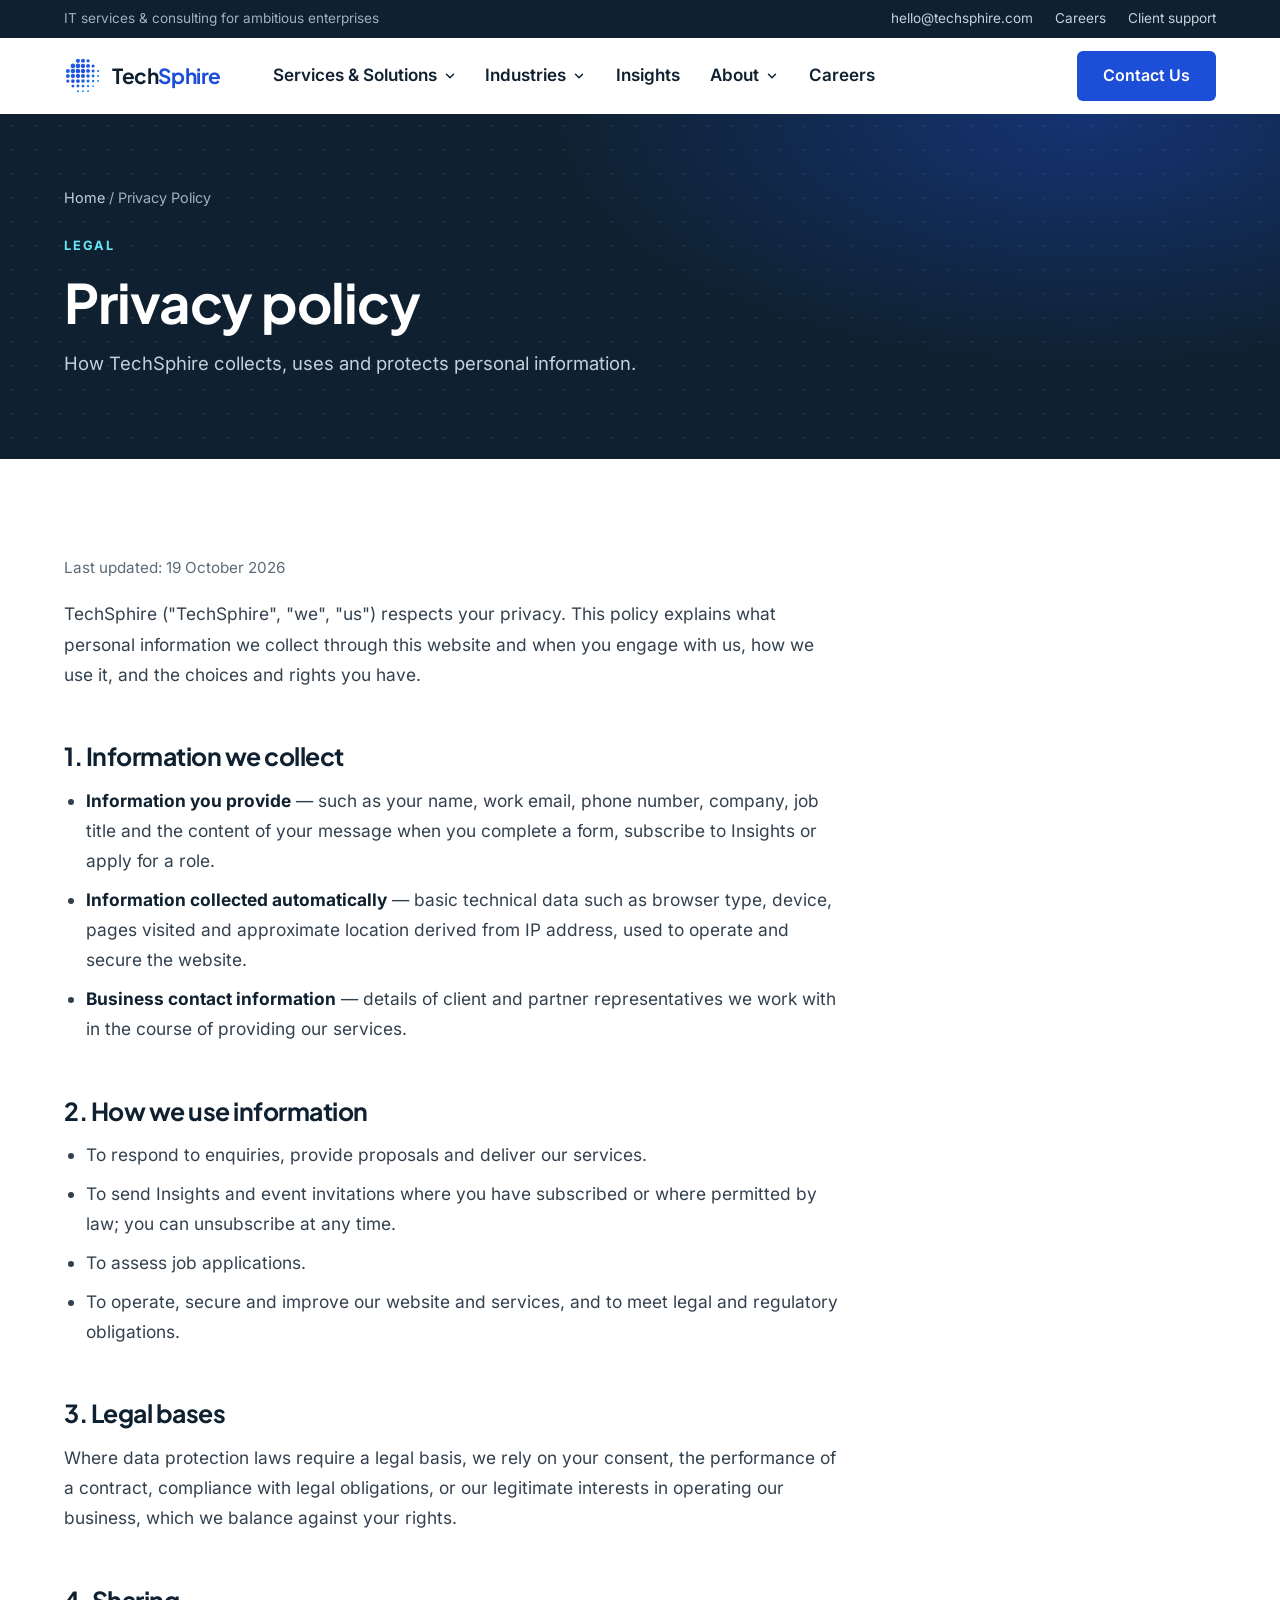
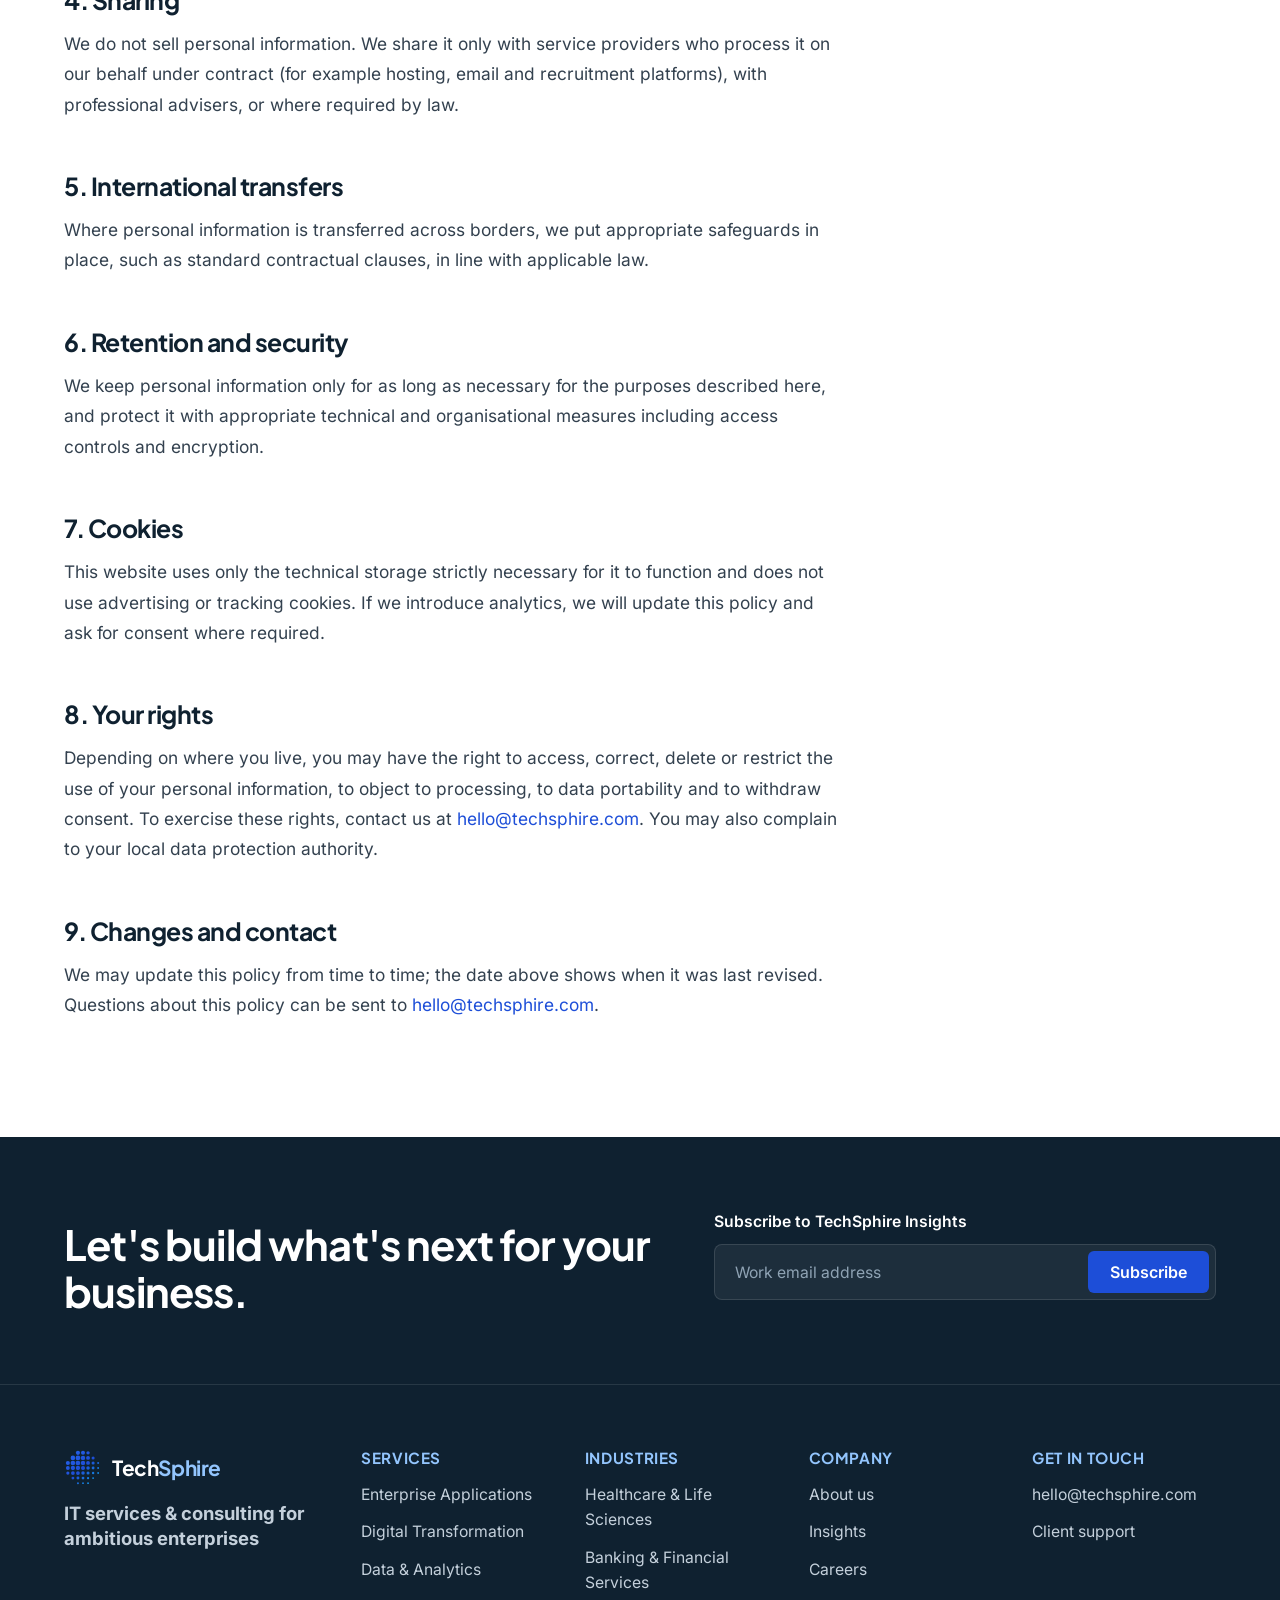
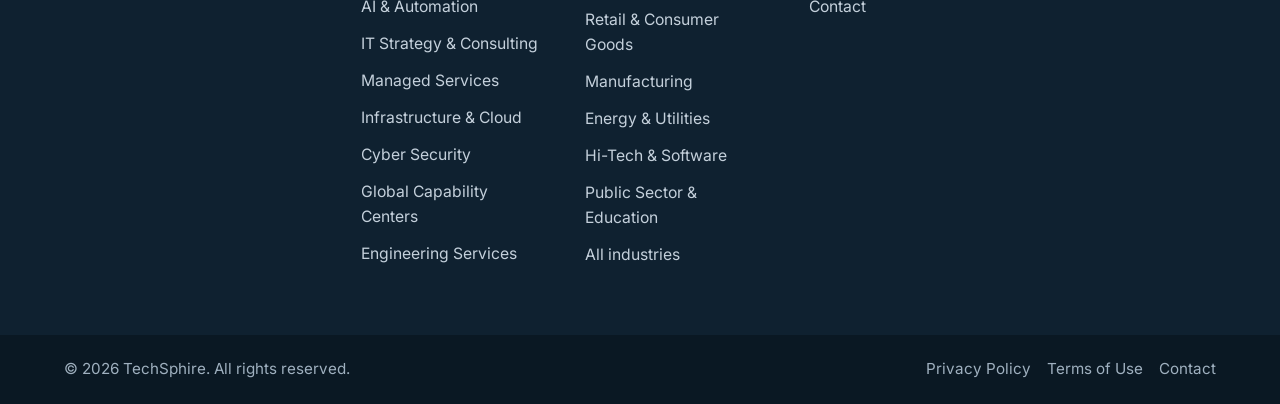
<file: privacy.html>
<!doctype html>
<html lang="en" class="no-js">
<head>
  <meta charset="utf-8">
  <meta name="viewport" content="width=device-width, initial-scale=1">
  <title>Privacy Policy — TechSphire</title>
  <meta name="description" content="How TechSphire collects, uses and protects your personal information.">
  <link rel="canonical" href="https://www.techsphire.com/privacy.html">
  <meta property="og:site_name" content="TechSphire">
  <meta property="og:title" content="Privacy Policy — TechSphire">
  <meta property="og:description" content="How TechSphire collects, uses and protects your personal information.">
  <meta property="og:type" content="website">
  <meta property="og:url" content="https://www.techsphire.com/privacy.html">
  <meta property="og:image" content="https://www.techsphire.com/assets/img/og-image.png">
  <meta name="twitter:card" content="summary_large_image">
  <meta name="theme-color" content="#0f2130">
  <link rel="icon" href="assets/img/logo-small.svg" type="image/svg+xml">
  <link rel="apple-touch-icon" href="assets/img/apple-touch-icon.png">
  <link rel="preload" href="assets/fonts/inter-latin.woff2" as="font" type="font/woff2" crossorigin>
  <link rel="stylesheet" href="assets/css/styles.css">
</head>
<body>
  <a class="skip-link" href="#main">Skip to content</a>

  <div class="topbar">
    <div class="container">
      <span>IT services &amp; consulting for ambitious enterprises</span>
      <nav aria-label="Utility">
        <a href="mailto:hello@techsphire.com">hello@techsphire.com</a>
        
        <a href="careers.html">Careers</a>
        <a href="contact.html#support">Client support</a>
      </nav>
    </div>
  </div>

  <header class="site-header">
    <nav class="container nav" aria-label="Main">
      <a class="logo" href="index.html" aria-label="TechSphire home"><img src="assets/img/logo-small.svg" alt="" width="38" height="38"><span>Tech<b>Sphire</b></span></a>
      <button class="nav-toggle" aria-label="Toggle menu" aria-expanded="false" aria-controls="nav-links">
        <svg viewBox="0 0 24 24" fill="none" stroke="currentColor" stroke-width="2" stroke-linecap="round" aria-hidden="true"><path d="M4 6h16M4 12h16M4 18h16"/></svg>
      </button>
      <ul class="nav-links" id="nav-links">
        <li class="has-drop">
          <button class="nav-trigger" aria-expanded="false">Services &amp; Solutions <svg viewBox="0 0 24 24" fill="none" stroke="currentColor" stroke-width="2.5" stroke-linecap="round" stroke-linejoin="round" aria-hidden="true"><path d="m6 9 6 6 6-6"/></svg></button>
          <div class="mega">
            <div class="container mega-grid"><div><div class="mega-group"><h4><a href="services.html#erp"><svg viewBox="0 0 24 24" fill="none" stroke="currentColor" stroke-width="2" stroke-linecap="round" stroke-linejoin="round" aria-hidden="true"><path d="m12 2 10 5-10 5L2 7z"/><path d="m2 17 10 5 10-5M2 12l10 5 10-5"/></svg>Enterprise Applications</a></h4><ul><li><a href="services.html#sap">SAP</a></li><li><a href="services.html#oracle">Oracle</a></li><li><a href="services.html#microsoft">Microsoft Dynamics 365</a></li><li><a href="services.html#enterprise-integration">Enterprise Integration</a></li><li><a href="services.html#servicenow">ServiceNow</a></li><li><a href="services.html#salesforce">Salesforce</a></li></ul></div><div class="mega-group"><h4><a href="services.html#digital"><svg viewBox="0 0 24 24" fill="none" stroke="currentColor" stroke-width="2" stroke-linecap="round" stroke-linejoin="round" aria-hidden="true"><path d="m16 18 6-6-6-6M8 6l-6 6 6 6"/></svg>Digital Transformation</a></h4><ul><li><a href="services.html#application-services">Application Services</a></li><li><a href="services.html#digital-services">Digital Services</a></li><li><a href="services.html#devops">DevOps</a></li><li><a href="services.html#product-engineering">Product Engineering</a></li><li><a href="services.html#iot">Internet of Things (IoT)</a></li><li><a href="services.html#experience-design">Experience Design</a></li></ul></div></div><div><div class="mega-group"><h4><a href="services.html#data"><svg viewBox="0 0 24 24" fill="none" stroke="currentColor" stroke-width="2" stroke-linecap="round" stroke-linejoin="round" aria-hidden="true"><path d="M3 3v18h18"/><path d="M7 16v-4M12 16V8M17 16v-7"/></svg>Data &amp; Analytics</a></h4><ul><li><a href="services.html#data-engineering">Data Engineering</a></li><li><a href="services.html#data-management">Data Management</a></li><li><a href="services.html#epm">Enterprise Performance Management (EPM)</a></li><li><a href="services.html#bi">BI &amp; Visualization</a></li></ul></div><div class="mega-group"><h4><a href="services.html#ai"><svg viewBox="0 0 24 24" fill="none" stroke="currentColor" stroke-width="2" stroke-linecap="round" stroke-linejoin="round" aria-hidden="true"><path d="M12 3v3M12 18v3M3 12h3M18 12h3M5.6 5.6l2.1 2.1M16.3 16.3l2.1 2.1M5.6 18.4l2.1-2.1M16.3 7.7l2.1-2.1"/><circle cx="12" cy="12" r="3"/></svg>AI &amp; Automation</a></h4><ul><li><a href="services.html#agentic-ai">Agentic AI</a></li><li><a href="services.html#generative-ai">Generative AI</a></li><li><a href="services.html#data-science">Data Science &amp; ML</a></li><li><a href="services.html#quality-engineering">Intelligent Quality Engineering</a></li><li><a href="services.html#rpa">Robotic Process Automation</a></li></ul></div><div class="mega-group"><h4><a href="services.html#gcc"><svg viewBox="0 0 24 24" fill="none" stroke="currentColor" stroke-width="2" stroke-linecap="round" stroke-linejoin="round" aria-hidden="true"><circle cx="12" cy="12" r="10"/><path d="M2 12h20M12 2a15 15 0 0 1 0 20M12 2a15 15 0 0 0 0 20"/></svg>Global Capability Centers</a></h4><ul><li><a href="services.html#gcc-setup">GCC Strategy &amp; Setup</a></li><li><a href="services.html#build-operate-transfer">Build-Operate-Transfer</a></li><li><a href="services.html#gcc-operations">GCC Operations &amp; Scaling</a></li></ul></div></div><div><div class="mega-group"><h4><a href="services.html#consulting"><svg viewBox="0 0 24 24" fill="none" stroke="currentColor" stroke-width="2" stroke-linecap="round" stroke-linejoin="round" aria-hidden="true"><circle cx="12" cy="12" r="10"/><path d="m16.24 7.76-2.12 6.36-6.36 2.12 2.12-6.36z"/></svg>IT Strategy &amp; Consulting</a></h4><ul><li><a href="services.html#it-strategy">IT Strategy &amp; Roadmaps</a></li><li><a href="services.html#transformation-advisory">Digital Transformation Advisory</a></li><li><a href="services.html#enterprise-architecture">Enterprise Architecture</a></li><li><a href="services.html#virtual-cio">Virtual CIO / CTO</a></li><li><a href="services.html#program-management">Program Management</a></li></ul></div><div class="mega-group"><h4><a href="services.html#managed"><svg viewBox="0 0 24 24" fill="none" stroke="currentColor" stroke-width="2" stroke-linecap="round" stroke-linejoin="round" aria-hidden="true"><path d="M3 11h3a2 2 0 0 1 2 2v3a2 2 0 0 1-2 2H5a2 2 0 0 1-2-2v-5a9 9 0 0 1 18 0v5a2 2 0 0 1-2 2h-1a2 2 0 0 1-2-2v-3a2 2 0 0 1 2-2h3"/></svg>Managed Services</a></h4><ul><li><a href="services.html#managed-it">Managed IT Services</a></li><li><a href="services.html#application-management">Application Management</a></li><li><a href="services.html#business-process">Business Process Services</a></li><li><a href="services.html#staffing">IT Staffing</a></li></ul></div><div class="mega-group"><h4><a href="services.html#engineering"><svg viewBox="0 0 24 24" fill="none" stroke="currentColor" stroke-width="2" stroke-linecap="round" stroke-linejoin="round" aria-hidden="true"><circle cx="12" cy="12" r="3"/><path d="M12 1v3M12 20v3M4.2 4.2l2.1 2.1M17.7 17.7l2.1 2.1M1 12h3M20 12h3M4.2 19.8l2.1-2.1M17.7 6.3l2.1-2.1"/></svg>Engineering Services</a></h4><ul><li><a href="services.html#plm">Product Lifecycle Management (PLM)</a></li><li><a href="services.html#product-design">Product Design &amp; Development</a></li><li><a href="services.html#mes">Manufacturing Execution Systems (MES)</a></li><li><a href="services.html#transformational-services">Transformational Services</a></li></ul></div></div><div><div class="mega-group"><h4><a href="services.html#cloud"><svg viewBox="0 0 24 24" fill="none" stroke="currentColor" stroke-width="2" stroke-linecap="round" stroke-linejoin="round" aria-hidden="true"><path d="M17.5 19H9a7 7 0 1 1 6.71-9h1.79a4.5 4.5 0 1 1 0 9Z"/></svg>Infrastructure &amp; Cloud</a></h4><ul><li><a href="services.html#service-desk">Service Desk &amp; Smart Hands</a></li><li><a href="services.html#data-center">Data Center Services</a></li><li><a href="services.html#multi-cloud">Multi-Cloud Services</a></li><li><a href="services.html#sre">Site Reliability Engineering (SRE)</a></li><li><a href="services.html#m365">Microsoft 365 Services</a></li><li><a href="services.html#noc">Network Operations Center (NOC)</a></li></ul></div><div class="mega-group"><h4><a href="services.html#security"><svg viewBox="0 0 24 24" fill="none" stroke="currentColor" stroke-width="2" stroke-linecap="round" stroke-linejoin="round" aria-hidden="true"><path d="M12 22s8-4 8-10V5l-8-3-8 3v7c0 6 8 10 8 10Z"/><path d="m9 12 2 2 4-4"/></svg>Cyber Security</a></h4><ul><li><a href="services.html#soc">Security Operations Center (SOC)</a></li><li><a href="services.html#iam">Identity &amp; Access Management (IAM)</a></li><li><a href="services.html#vulnerability">Vulnerability &amp; Penetration Testing</a></li><li><a href="services.html#grc">Governance, Risk &amp; Compliance</a></li></ul></div></div><div class="mega-promo">
                <img src="assets/img/photos/px-ai.webp" alt="" loading="lazy" width="260" height="130">
                <div><strong>AI Readiness Assessment</strong><p>Identify the AI use cases with the strongest business case for your organisation.</p><a href="contact.html">Request an assessment →</a></div>
              </div></div>
            <div class="mega-foot"><div class="container"><span>Advisory, implementation and managed services across 10 practice areas</span><a href="contact.html">Not sure where to start? Talk to an expert →</a></div></div>
          </div>
        </li>
        <li class="has-drop small">
          <button class="nav-trigger" aria-expanded="false">Industries <svg viewBox="0 0 24 24" fill="none" stroke="currentColor" stroke-width="2.5" stroke-linecap="round" stroke-linejoin="round" aria-hidden="true"><path d="m6 9 6 6 6-6"/></svg></button>
          <div class="dropdown"><a href="industries.html#healthcare">Healthcare &amp; Life Sciences</a><a href="industries.html#financial-services">Banking &amp; Financial Services</a><a href="industries.html#retail">Retail &amp; Consumer Goods</a><a href="industries.html#manufacturing">Manufacturing</a><a href="industries.html#energy">Energy &amp; Utilities</a><a href="industries.html#hi-tech">Hi-Tech &amp; Software</a><a href="industries.html#public-sector">Public Sector &amp; Education</a><a href="industries.html#logistics">Logistics &amp; Transportation</a><a href="industries.html#professional-services">Professional Services</a><a href="industries.html" style="color:var(--brand)">All industries →</a></div>
        </li>
        <li><a href="insights.html">Insights</a></li>
        <li class="has-drop small">
          <button class="nav-trigger" aria-expanded="false">About <svg viewBox="0 0 24 24" fill="none" stroke="currentColor" stroke-width="2.5" stroke-linecap="round" stroke-linejoin="round" aria-hidden="true"><path d="m6 9 6 6 6-6"/></svg></button>
          <div class="dropdown"><a href="about.html">About TechSphire<small>Our story, mission and values</small></a><a href="about.html#approach">Our approach<small>Advise, build and run</small></a><a href="insights.html">Insights<small>Perspectives from our experts</small></a><a href="careers.html">Careers<small>Join our team</small></a></div>
        </li>
        <li><a href="careers.html">Careers</a></li>
        <li class="nav-cta"><a class="btn btn-primary" href="contact.html">Contact Us</a></li>
      </ul>
    </nav>
  </header>

  <main id="main">
    <section class="page-hero dark">
      <div class="container">
        <div class="crumbs"><a href="index.html">Home</a> / Privacy Policy</div>
        <span class="eyebrow">Legal</span>
        <h1>Privacy policy</h1>
        <p>How TechSphire collects, uses and protects personal information.</p>
      </div>
    </section>

    <section class="section">
      <div class="container prose-wrap">
        <article class="prose">
          <p class="legal-meta">Last updated: 19 October 2026</p>

          <p>TechSphire ("TechSphire", "we", "us") respects your privacy. This policy explains what personal information we collect through this website and when you engage with us, how we use it, and the choices and rights you have.</p>
          <h2>1. Information we collect</h2>
          <ul>
            <li><strong>Information you provide</strong> — such as your name, work email, phone number, company, job title and the content of your message when you complete a form, subscribe to Insights or apply for a role.</li>
            <li><strong>Information collected automatically</strong> — basic technical data such as browser type, device, pages visited and approximate location derived from IP address, used to operate and secure the website.</li>
            <li><strong>Business contact information</strong> — details of client and partner representatives we work with in the course of providing our services.</li>
          </ul>
          <h2>2. How we use information</h2>
          <ul>
            <li>To respond to enquiries, provide proposals and deliver our services.</li>
            <li>To send Insights and event invitations where you have subscribed or where permitted by law; you can unsubscribe at any time.</li>
            <li>To assess job applications.</li>
            <li>To operate, secure and improve our website and services, and to meet legal and regulatory obligations.</li>
          </ul>
          <h2>3. Legal bases</h2>
          <p>Where data protection laws require a legal basis, we rely on your consent, the performance of a contract, compliance with legal obligations, or our legitimate interests in operating our business, which we balance against your rights.</p>
          <h2>4. Sharing</h2>
          <p>We do not sell personal information. We share it only with service providers who process it on our behalf under contract (for example hosting, email and recruitment platforms), with professional advisers, or where required by law.</p>
          <h2>5. International transfers</h2>
          <p>Where personal information is transferred across borders, we put appropriate safeguards in place, such as standard contractual clauses, in line with applicable law.</p>
          <h2>6. Retention and security</h2>
          <p>We keep personal information only for as long as necessary for the purposes described here, and protect it with appropriate technical and organisational measures including access controls and encryption.</p>
          <h2>7. Cookies</h2>
          <p>This website uses only the technical storage strictly necessary for it to function and does not use advertising or tracking cookies. If we introduce analytics, we will update this policy and ask for consent where required.</p>
          <h2>8. Your rights</h2>
          <p>Depending on where you live, you may have the right to access, correct, delete or restrict the use of your personal information, to object to processing, to data portability and to withdraw consent. To exercise these rights, contact us at <a href="mailto:hello@techsphire.com">hello@techsphire.com</a>. You may also complain to your local data protection authority.</p>
          <h2>9. Changes and contact</h2>
          <p>We may update this policy from time to time; the date above shows when it was last revised. Questions about this policy can be sent to <a href="mailto:hello@techsphire.com">hello@techsphire.com</a>.</p>
        </article>
      </div>
    </section>
  </main>

  <footer class="site-footer">
    <div class="footer-top">
      <div class="container">
        <h2>Let's build what's next for your business.</h2>
        <!-- Add data-endpoint="https://formspree.io/f/your-id" to collect sign-ups directly. -->
        <form class="newsletter" id="newsletter" data-email="hello@techsphire.com" novalidate>
          <label for="nl-email">Subscribe to TechSphire Insights</label>
          <div class="nl-row">
            <input id="nl-email" name="email" type="email" placeholder="Work email address" autocomplete="email" required>
            <button class="btn btn-primary" type="submit">Subscribe</button>
          </div>
          <p class="nl-status" role="status" aria-live="polite"></p>
        </form>
      </div>
    </div>
    <div class="footer-main">
      <div class="container footer-grid wide">
        <div class="footer-brand">
          <a class="logo" href="index.html" aria-label="TechSphire home"><img src="assets/img/logo-small.svg" alt="" width="38" height="38"><span>Tech<b>Sphire</b></span></a>
          <p>IT services &amp; consulting for ambitious enterprises</p>
          
        </div>
        <div>
          <h4>Services</h4>
          <ul><li><a href="services.html#erp">Enterprise Applications</a></li><li><a href="services.html#digital">Digital Transformation</a></li><li><a href="services.html#data">Data &amp; Analytics</a></li><li><a href="services.html#ai">AI &amp; Automation</a></li><li><a href="services.html#consulting">IT Strategy &amp; Consulting</a></li><li><a href="services.html#managed">Managed Services</a></li><li><a href="services.html#cloud">Infrastructure &amp; Cloud</a></li><li><a href="services.html#security">Cyber Security</a></li><li><a href="services.html#gcc">Global Capability Centers</a></li><li><a href="services.html#engineering">Engineering Services</a></li></ul>
        </div>
        <div>
          <h4>Industries</h4>
          <ul><li><a href="industries.html#healthcare">Healthcare &amp; Life Sciences</a></li><li><a href="industries.html#financial-services">Banking &amp; Financial Services</a></li><li><a href="industries.html#retail">Retail &amp; Consumer Goods</a></li><li><a href="industries.html#manufacturing">Manufacturing</a></li><li><a href="industries.html#energy">Energy &amp; Utilities</a></li><li><a href="industries.html#hi-tech">Hi-Tech &amp; Software</a></li><li><a href="industries.html#public-sector">Public Sector &amp; Education</a></li><li><a href="industries.html">All industries</a></li></ul>
        </div>
        <div>
          <h4>Company</h4>
          <ul>
            <li><a href="about.html">About us</a></li>
            
            <li><a href="insights.html">Insights</a></li>
            <li><a href="careers.html">Careers</a></li>
            <li><a href="contact.html">Contact</a></li>
          </ul>
        </div>
        <div>
          <h4>Get in touch</h4>
          <ul>
            <li><a href="mailto:hello@techsphire.com">hello@techsphire.com</a></li>
            
            <li><a href="contact.html#support">Client support</a></li>
          </ul>
        </div>
      </div>
    </div>
    <div class="footer-bottom">
      <div class="container">
        <span>© <span data-year>2026</span> TechSphire. All rights reserved.</span>
        <nav aria-label="Legal"><a href="privacy.html">Privacy Policy</a><a href="terms.html">Terms of Use</a><a href="contact.html">Contact</a></nav>
      </div>
    </div>
  </footer>

  <div class="mobile-cta">
    <a class="btn btn-ghost" href="mailto:hello@techsphire.com">Email us</a>
    <a class="btn btn-primary" href="contact.html">Talk to an expert</a>
  </div>

  <script src="assets/js/main.js"></script>
</body>
</html>
</file>
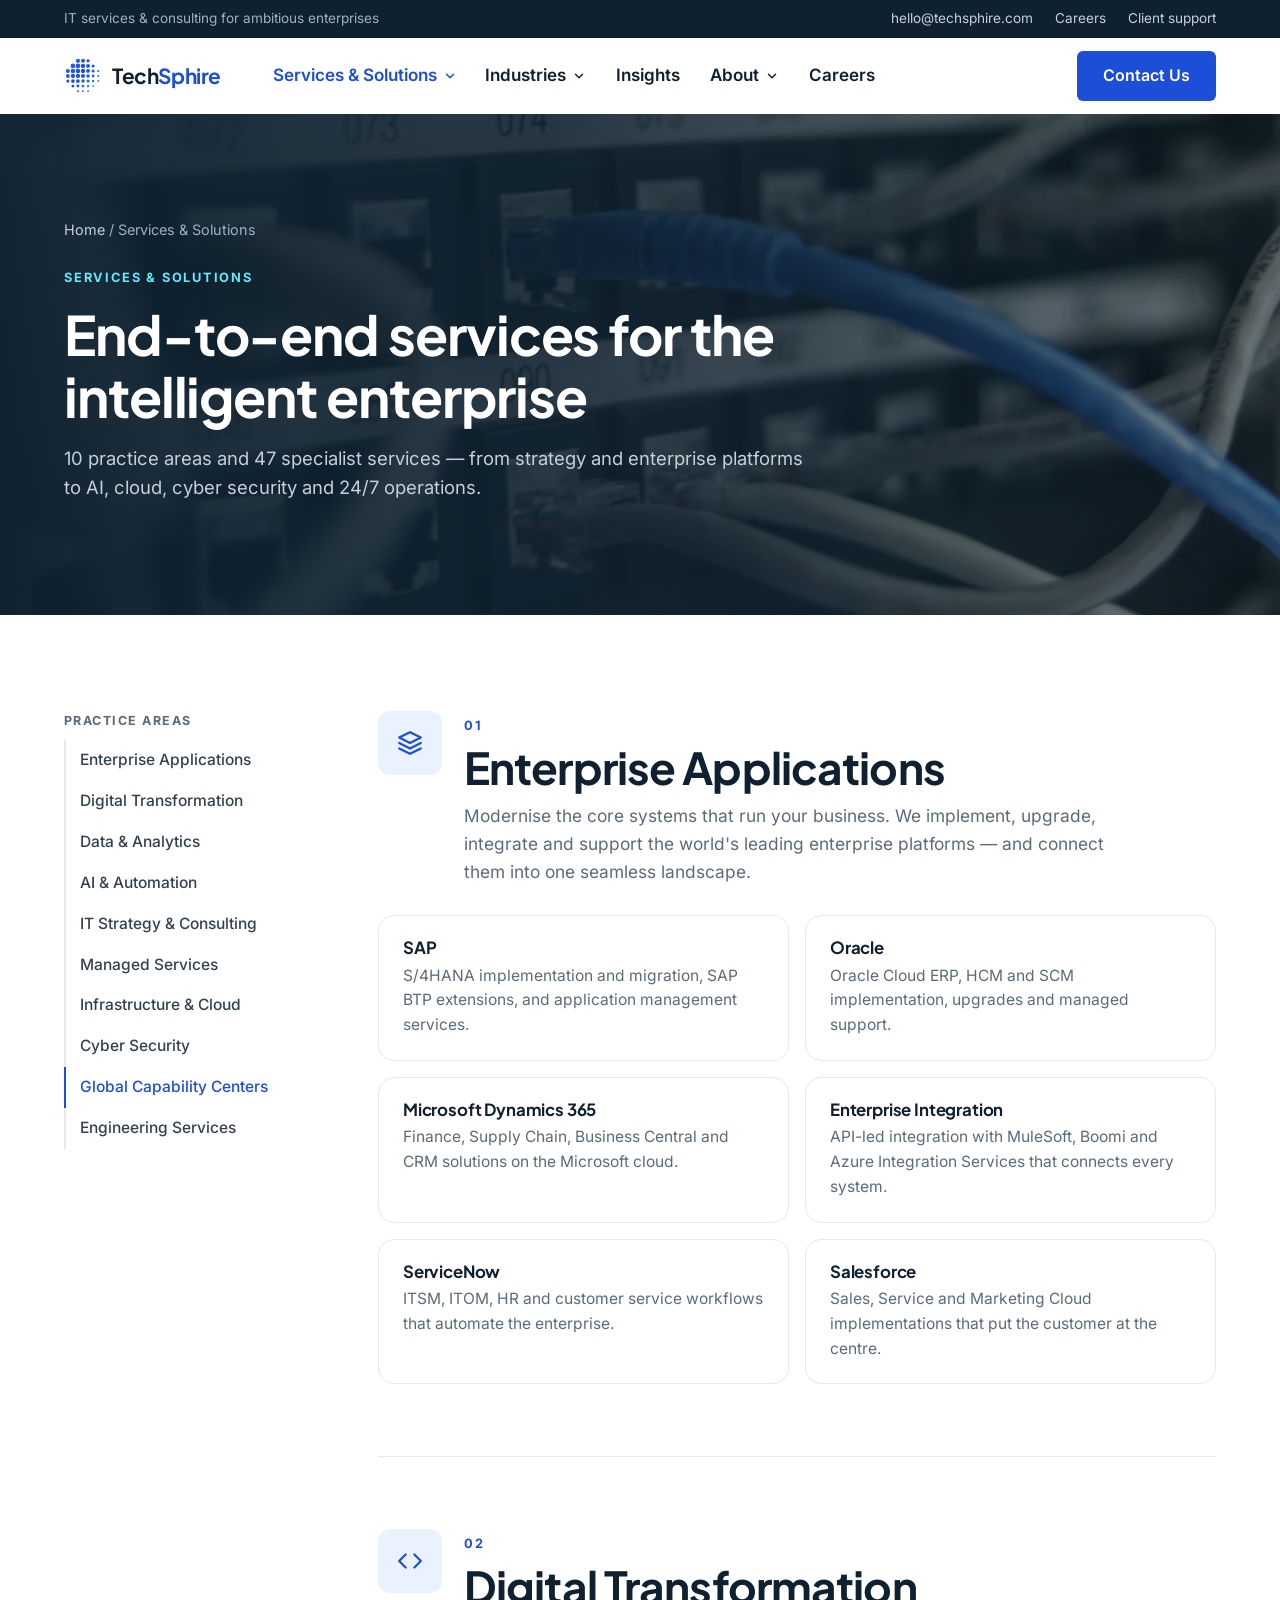
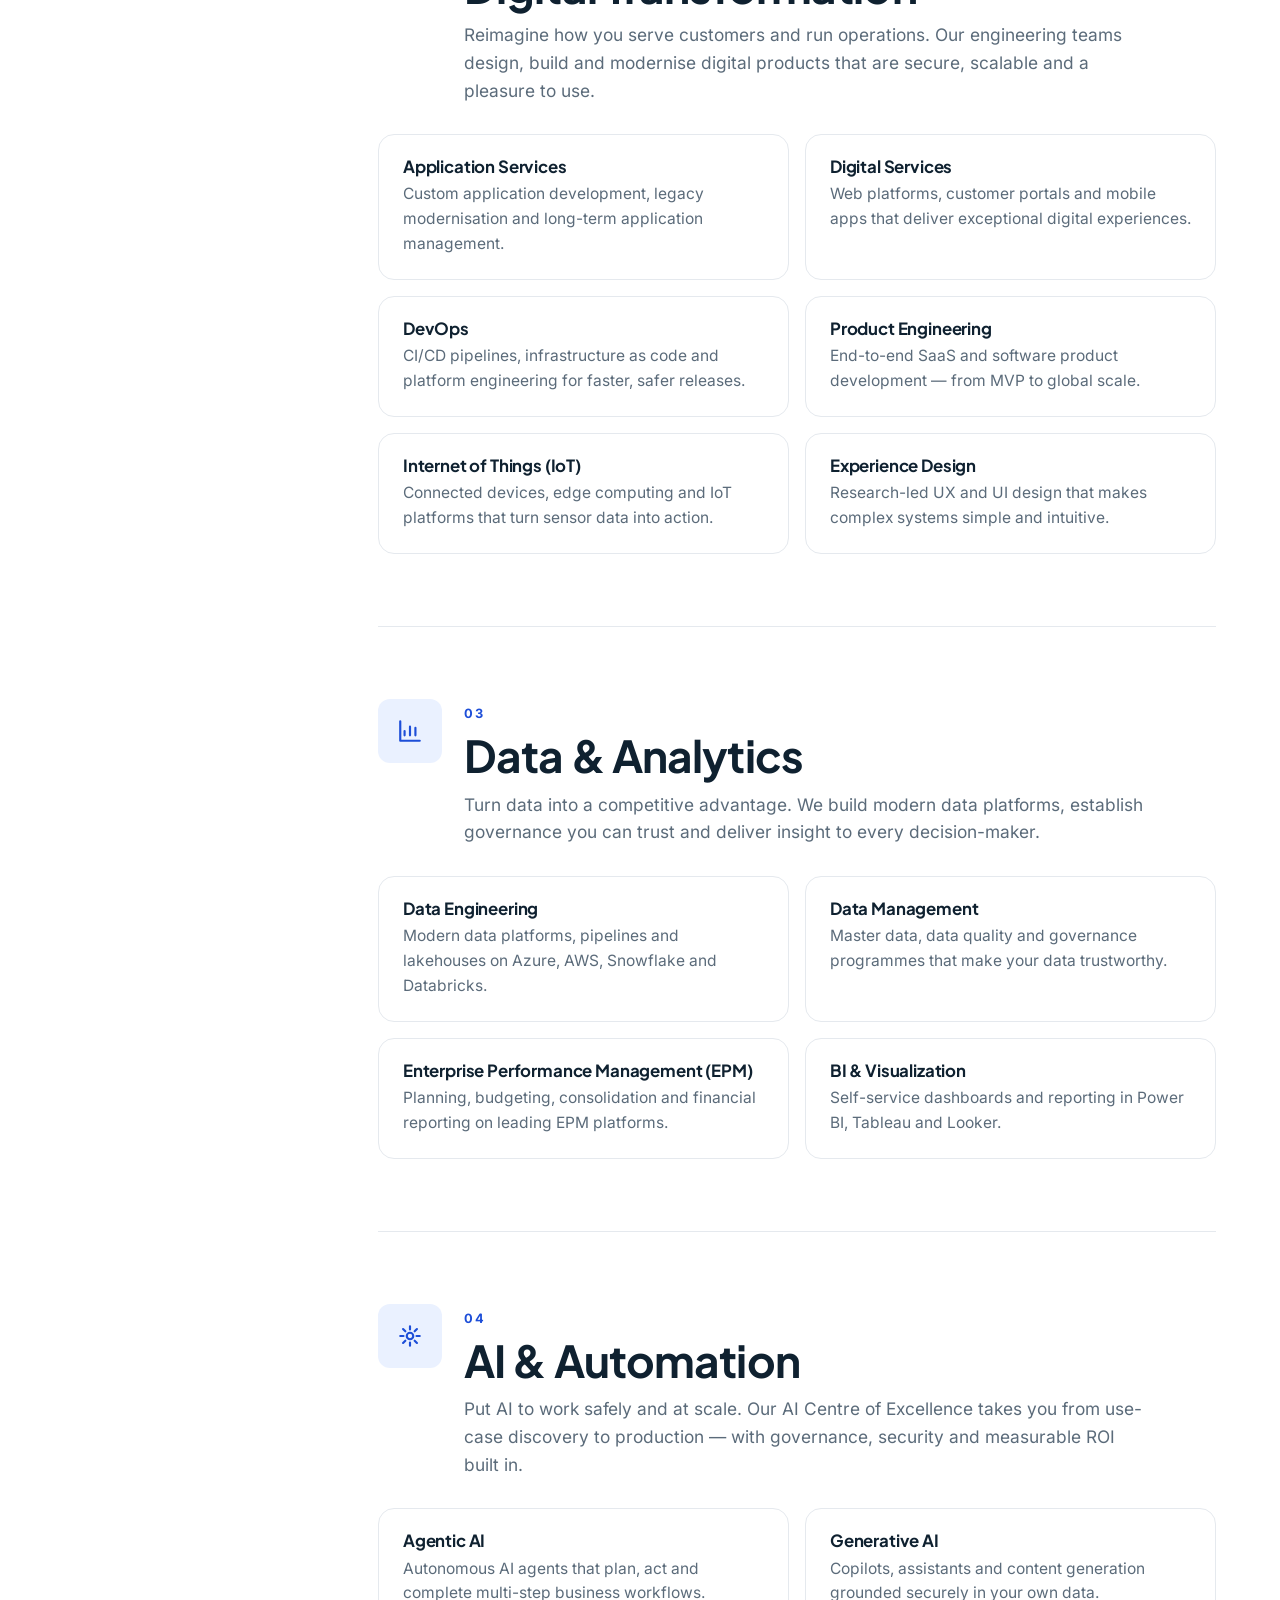
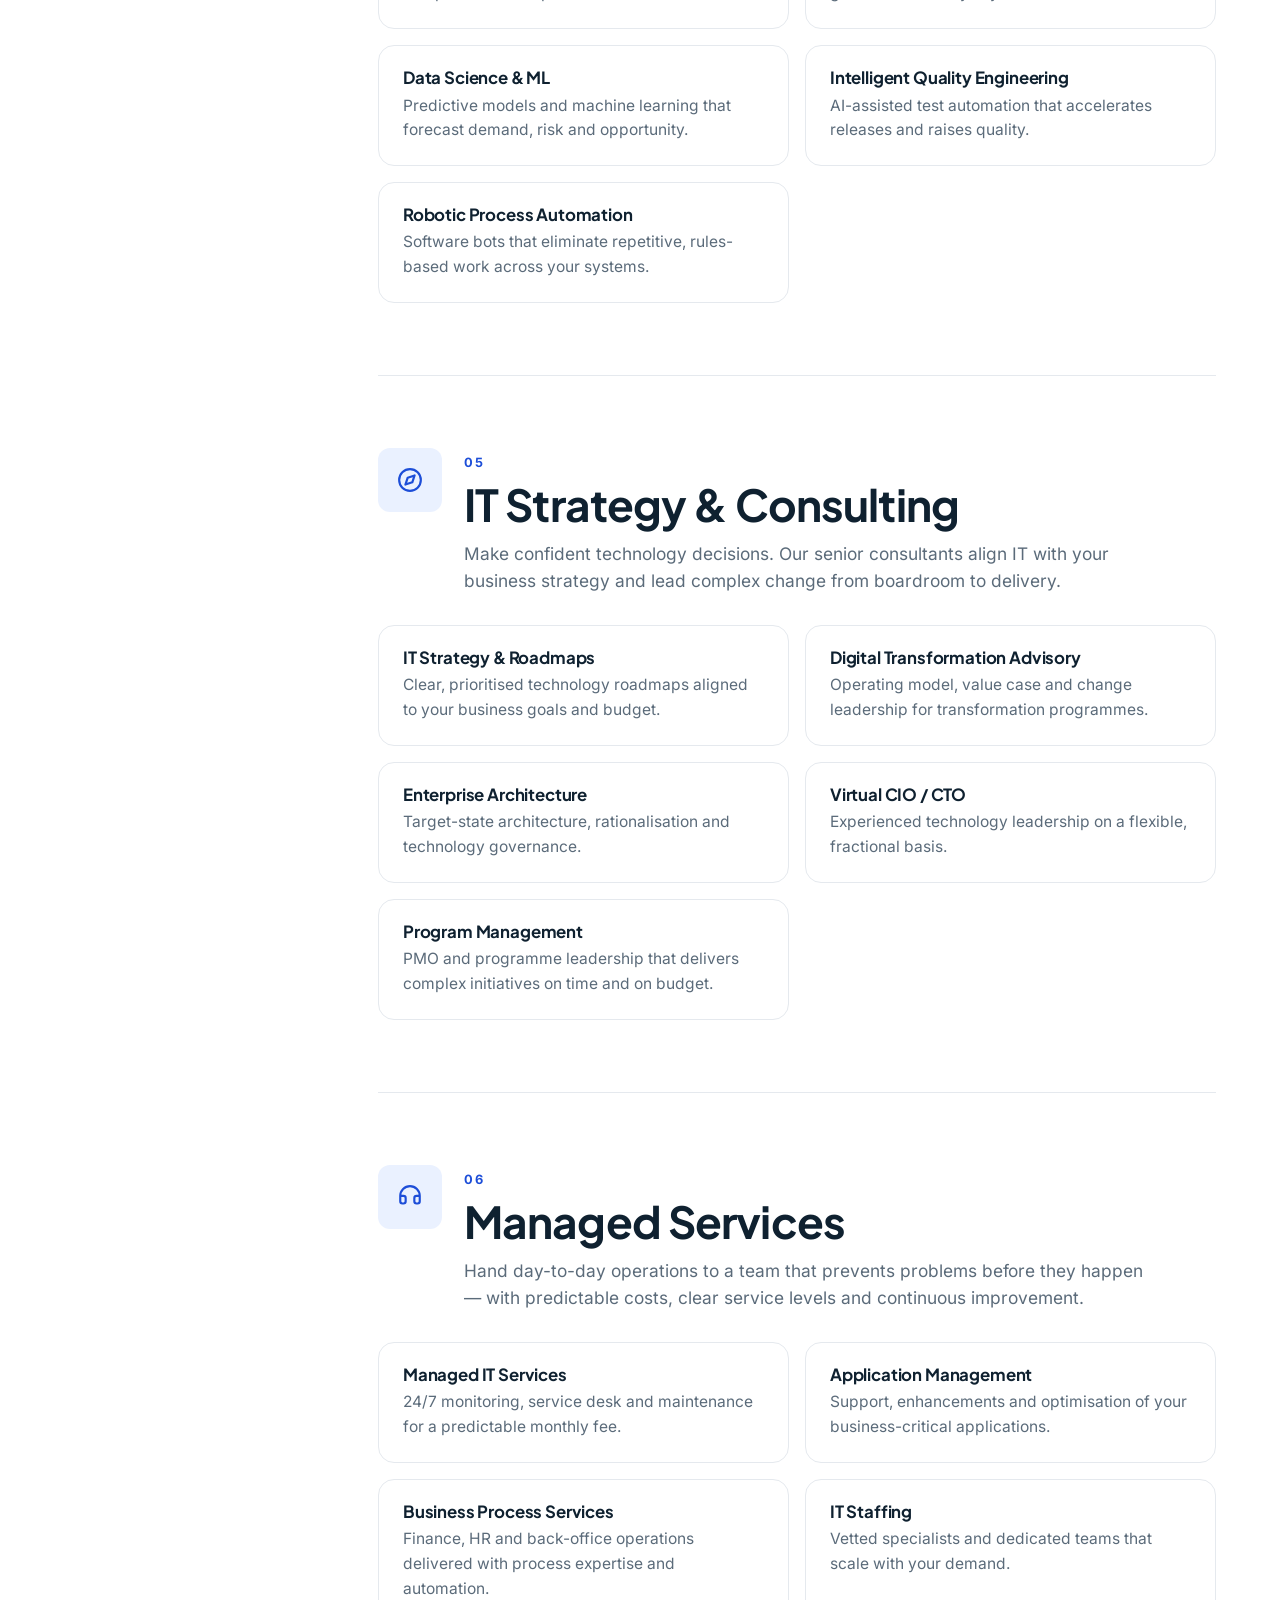
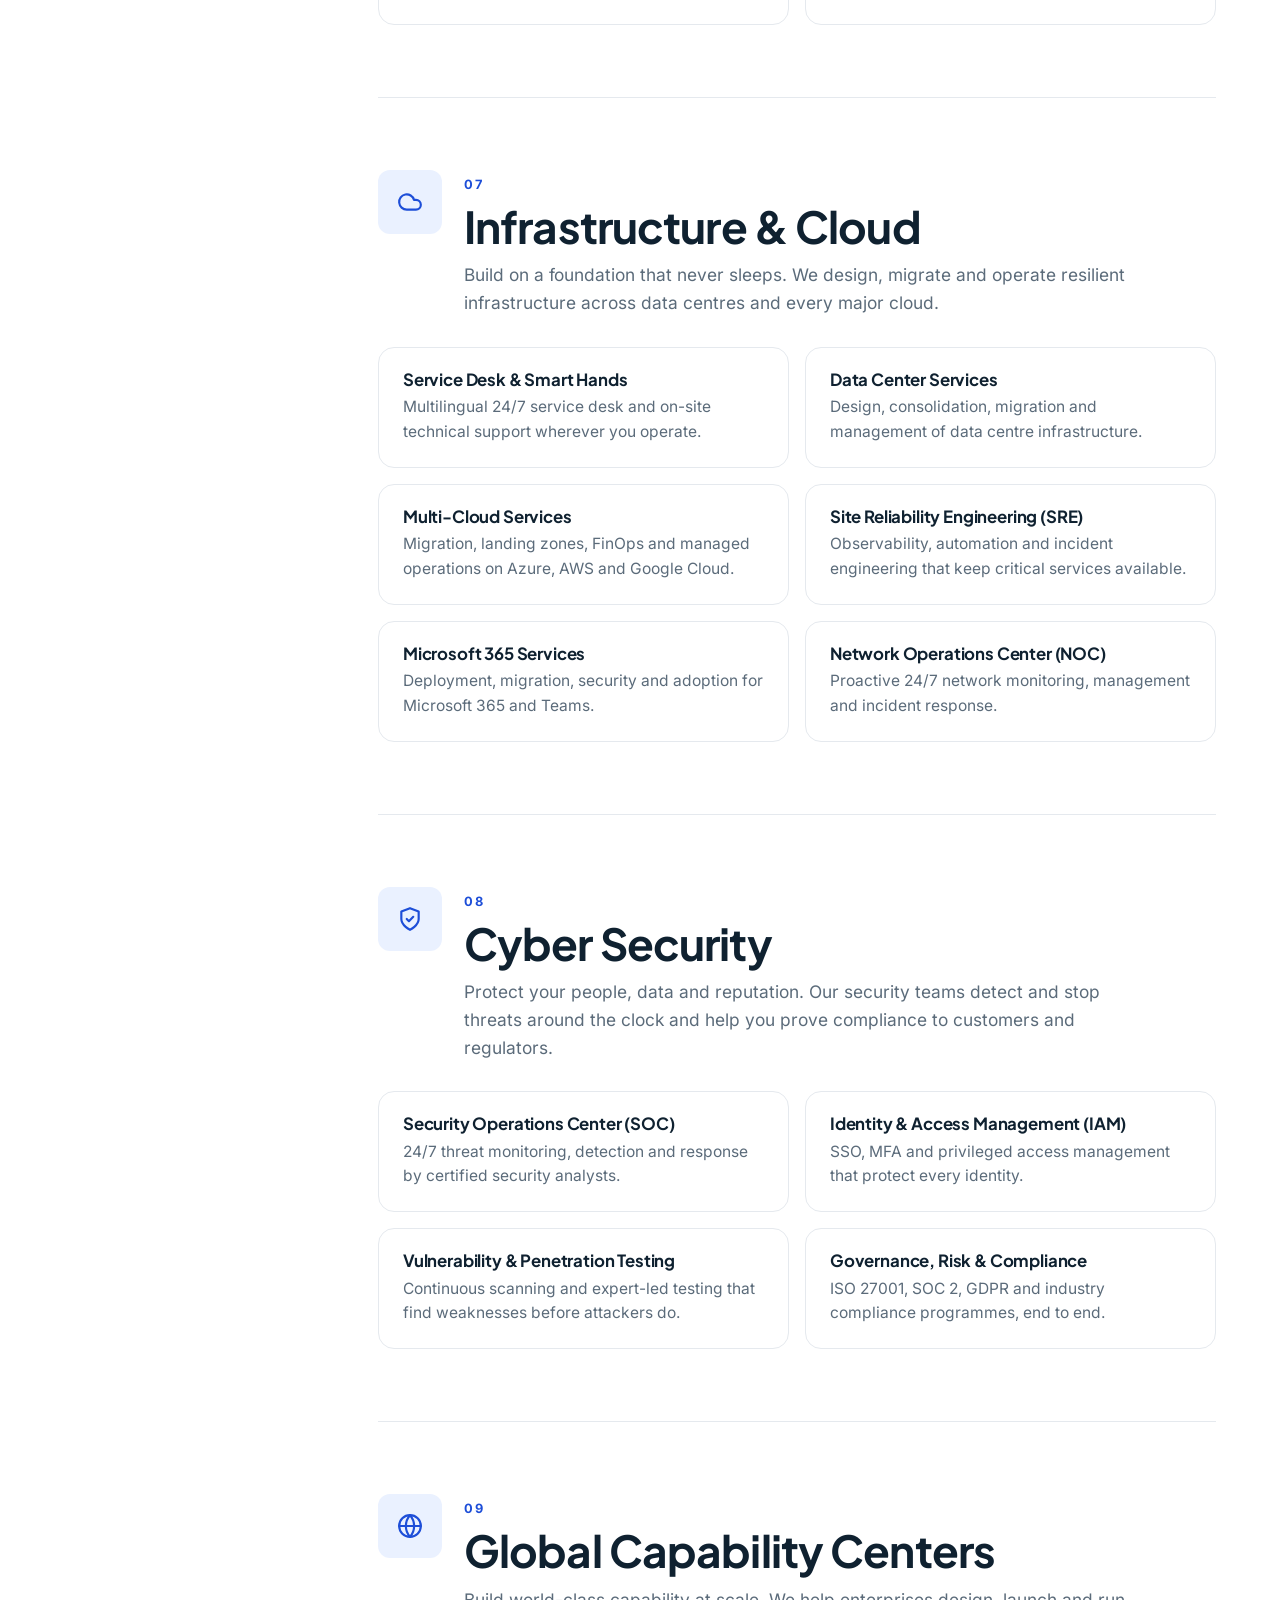
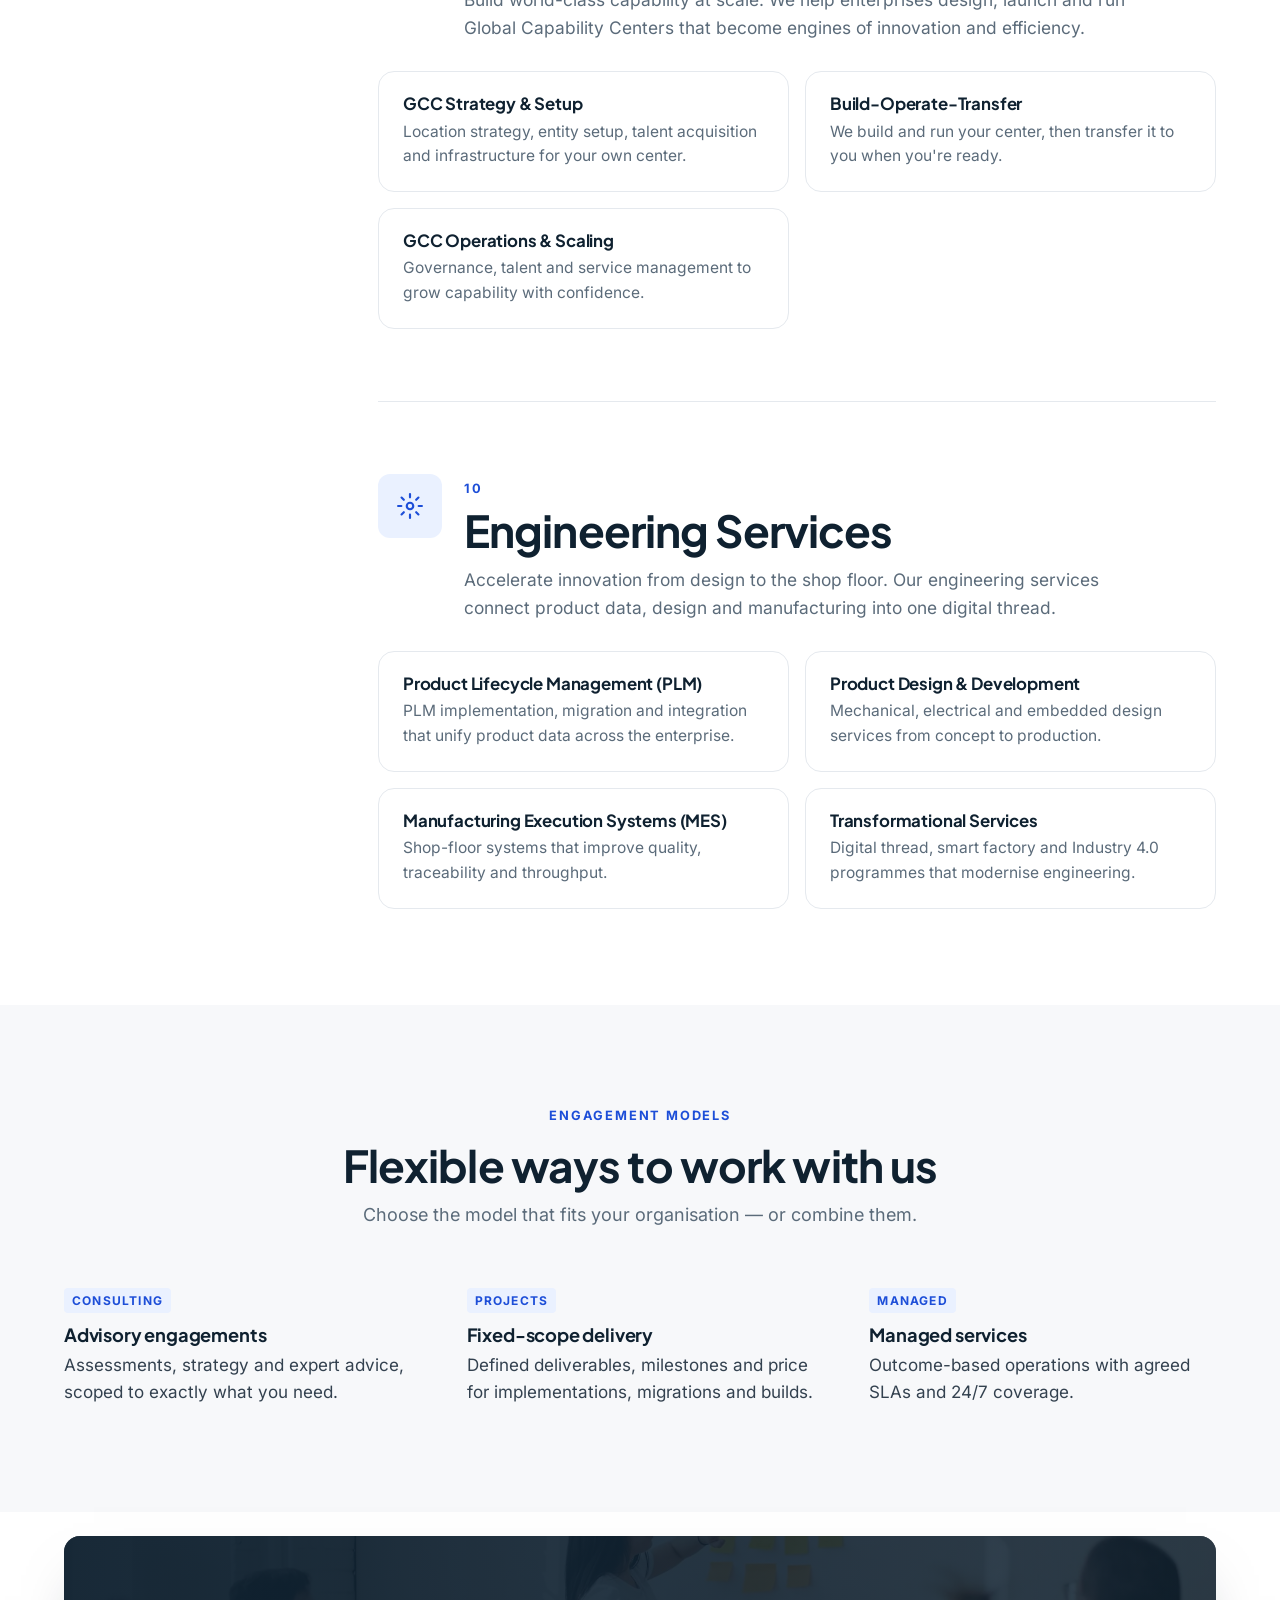
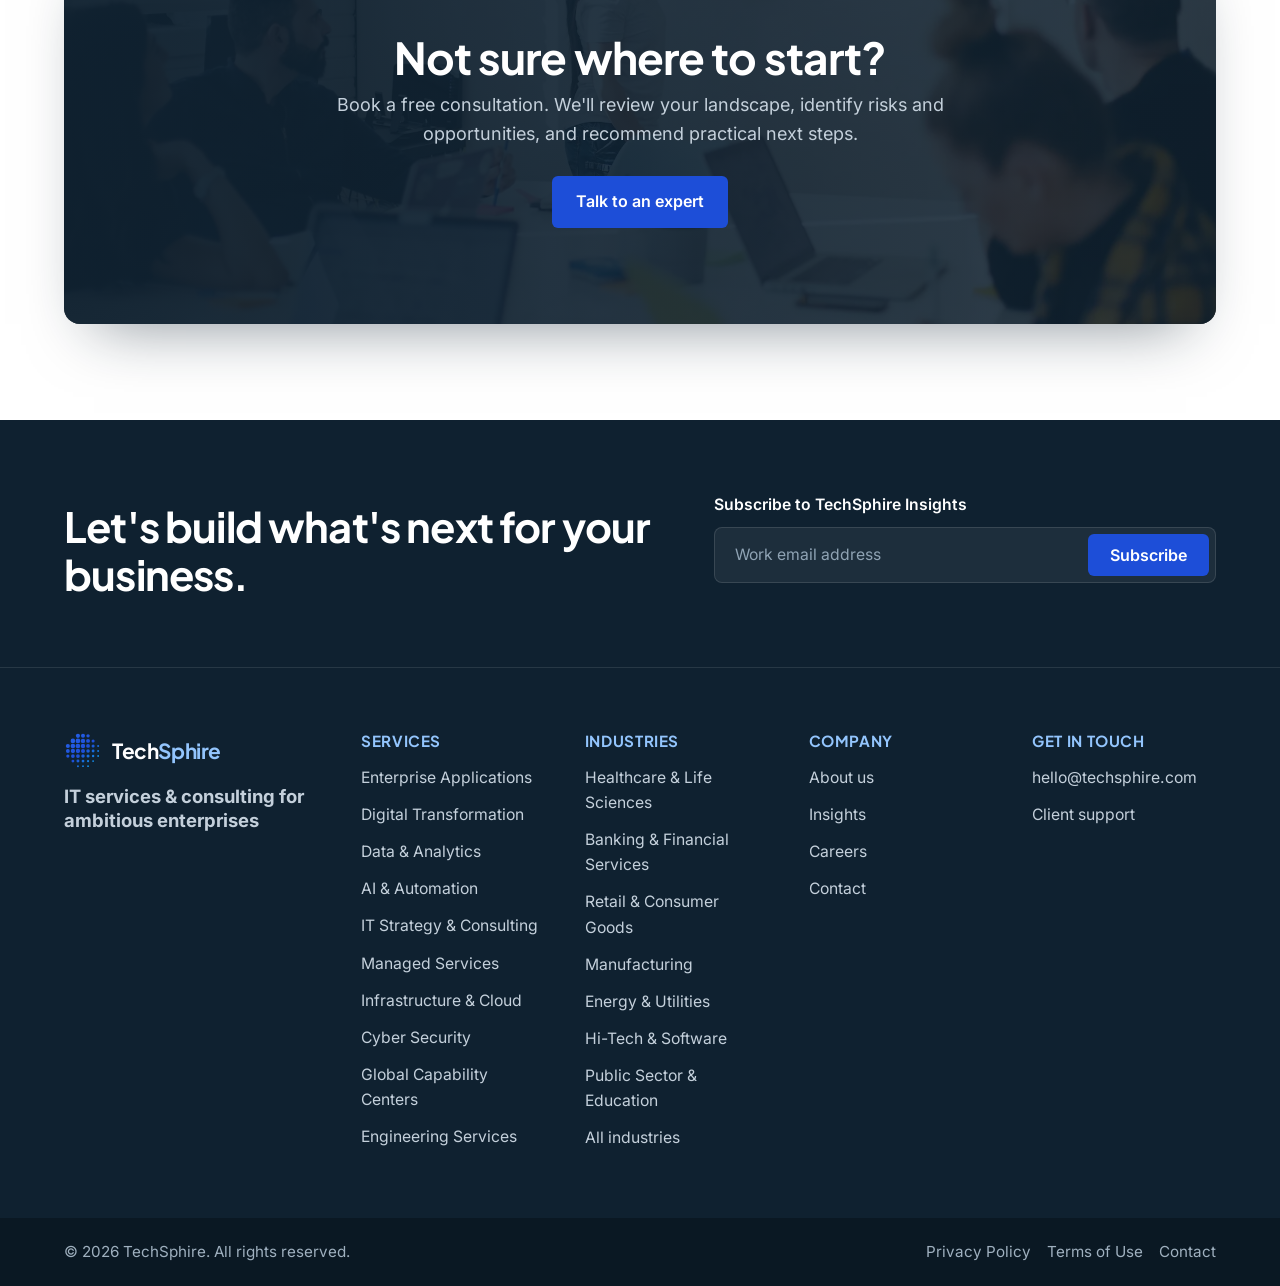
<file: services.html>
<!doctype html>
<html lang="en" class="no-js">
<head>
  <meta charset="utf-8">
  <meta name="viewport" content="width=device-width, initial-scale=1">
  <title>Services &amp; Solutions — TechSphire</title>
  <meta name="description" content="Enterprise applications, digital transformation, data &amp; analytics, AI &amp; automation, IT consulting, managed services, infrastructure &amp; cloud, cyber security, GCCs and engineering services.">
  <link rel="canonical" href="https://www.techsphire.com/services.html">
  <meta property="og:site_name" content="TechSphire">
  <meta property="og:title" content="Services &amp; Solutions — TechSphire">
  <meta property="og:description" content="Enterprise applications, digital transformation, data &amp; analytics, AI &amp; automation, IT consulting, managed services, infrastructure &amp; cloud, cyber security, GCCs and engineering services.">
  <meta property="og:type" content="website">
  <meta property="og:url" content="https://www.techsphire.com/services.html">
  <meta property="og:image" content="https://www.techsphire.com/assets/img/og-image.png">
  <meta name="twitter:card" content="summary_large_image">
  <meta name="theme-color" content="#0f2130">
  <link rel="icon" href="assets/img/logo-small.svg" type="image/svg+xml">
  <link rel="apple-touch-icon" href="assets/img/apple-touch-icon.png">
  <link rel="preload" href="assets/fonts/inter-latin.woff2" as="font" type="font/woff2" crossorigin>
  <link rel="stylesheet" href="assets/css/styles.css">
</head>
<body>
  <a class="skip-link" href="#main">Skip to content</a>

  <div class="topbar">
    <div class="container">
      <span>IT services &amp; consulting for ambitious enterprises</span>
      <nav aria-label="Utility">
        <a href="mailto:hello@techsphire.com">hello@techsphire.com</a>
        
        <a href="careers.html">Careers</a>
        <a href="contact.html#support">Client support</a>
      </nav>
    </div>
  </div>

  <header class="site-header">
    <nav class="container nav" aria-label="Main">
      <a class="logo" href="index.html" aria-label="TechSphire home"><img src="assets/img/logo-small.svg" alt="" width="38" height="38"><span>Tech<b>Sphire</b></span></a>
      <button class="nav-toggle" aria-label="Toggle menu" aria-expanded="false" aria-controls="nav-links">
        <svg viewBox="0 0 24 24" fill="none" stroke="currentColor" stroke-width="2" stroke-linecap="round" aria-hidden="true"><path d="M4 6h16M4 12h16M4 18h16"/></svg>
      </button>
      <ul class="nav-links" id="nav-links">
        <li class="has-drop">
          <button class="nav-trigger" aria-expanded="false" style="color:var(--brand)">Services &amp; Solutions <svg viewBox="0 0 24 24" fill="none" stroke="currentColor" stroke-width="2.5" stroke-linecap="round" stroke-linejoin="round" aria-hidden="true"><path d="m6 9 6 6 6-6"/></svg></button>
          <div class="mega">
            <div class="container mega-grid"><div><div class="mega-group"><h4><a href="services.html#erp"><svg viewBox="0 0 24 24" fill="none" stroke="currentColor" stroke-width="2" stroke-linecap="round" stroke-linejoin="round" aria-hidden="true"><path d="m12 2 10 5-10 5L2 7z"/><path d="m2 17 10 5 10-5M2 12l10 5 10-5"/></svg>Enterprise Applications</a></h4><ul><li><a href="services.html#sap">SAP</a></li><li><a href="services.html#oracle">Oracle</a></li><li><a href="services.html#microsoft">Microsoft Dynamics 365</a></li><li><a href="services.html#enterprise-integration">Enterprise Integration</a></li><li><a href="services.html#servicenow">ServiceNow</a></li><li><a href="services.html#salesforce">Salesforce</a></li></ul></div><div class="mega-group"><h4><a href="services.html#digital"><svg viewBox="0 0 24 24" fill="none" stroke="currentColor" stroke-width="2" stroke-linecap="round" stroke-linejoin="round" aria-hidden="true"><path d="m16 18 6-6-6-6M8 6l-6 6 6 6"/></svg>Digital Transformation</a></h4><ul><li><a href="services.html#application-services">Application Services</a></li><li><a href="services.html#digital-services">Digital Services</a></li><li><a href="services.html#devops">DevOps</a></li><li><a href="services.html#product-engineering">Product Engineering</a></li><li><a href="services.html#iot">Internet of Things (IoT)</a></li><li><a href="services.html#experience-design">Experience Design</a></li></ul></div></div><div><div class="mega-group"><h4><a href="services.html#data"><svg viewBox="0 0 24 24" fill="none" stroke="currentColor" stroke-width="2" stroke-linecap="round" stroke-linejoin="round" aria-hidden="true"><path d="M3 3v18h18"/><path d="M7 16v-4M12 16V8M17 16v-7"/></svg>Data &amp; Analytics</a></h4><ul><li><a href="services.html#data-engineering">Data Engineering</a></li><li><a href="services.html#data-management">Data Management</a></li><li><a href="services.html#epm">Enterprise Performance Management (EPM)</a></li><li><a href="services.html#bi">BI &amp; Visualization</a></li></ul></div><div class="mega-group"><h4><a href="services.html#ai"><svg viewBox="0 0 24 24" fill="none" stroke="currentColor" stroke-width="2" stroke-linecap="round" stroke-linejoin="round" aria-hidden="true"><path d="M12 3v3M12 18v3M3 12h3M18 12h3M5.6 5.6l2.1 2.1M16.3 16.3l2.1 2.1M5.6 18.4l2.1-2.1M16.3 7.7l2.1-2.1"/><circle cx="12" cy="12" r="3"/></svg>AI &amp; Automation</a></h4><ul><li><a href="services.html#agentic-ai">Agentic AI</a></li><li><a href="services.html#generative-ai">Generative AI</a></li><li><a href="services.html#data-science">Data Science &amp; ML</a></li><li><a href="services.html#quality-engineering">Intelligent Quality Engineering</a></li><li><a href="services.html#rpa">Robotic Process Automation</a></li></ul></div><div class="mega-group"><h4><a href="services.html#gcc"><svg viewBox="0 0 24 24" fill="none" stroke="currentColor" stroke-width="2" stroke-linecap="round" stroke-linejoin="round" aria-hidden="true"><circle cx="12" cy="12" r="10"/><path d="M2 12h20M12 2a15 15 0 0 1 0 20M12 2a15 15 0 0 0 0 20"/></svg>Global Capability Centers</a></h4><ul><li><a href="services.html#gcc-setup">GCC Strategy &amp; Setup</a></li><li><a href="services.html#build-operate-transfer">Build-Operate-Transfer</a></li><li><a href="services.html#gcc-operations">GCC Operations &amp; Scaling</a></li></ul></div></div><div><div class="mega-group"><h4><a href="services.html#consulting"><svg viewBox="0 0 24 24" fill="none" stroke="currentColor" stroke-width="2" stroke-linecap="round" stroke-linejoin="round" aria-hidden="true"><circle cx="12" cy="12" r="10"/><path d="m16.24 7.76-2.12 6.36-6.36 2.12 2.12-6.36z"/></svg>IT Strategy &amp; Consulting</a></h4><ul><li><a href="services.html#it-strategy">IT Strategy &amp; Roadmaps</a></li><li><a href="services.html#transformation-advisory">Digital Transformation Advisory</a></li><li><a href="services.html#enterprise-architecture">Enterprise Architecture</a></li><li><a href="services.html#virtual-cio">Virtual CIO / CTO</a></li><li><a href="services.html#program-management">Program Management</a></li></ul></div><div class="mega-group"><h4><a href="services.html#managed"><svg viewBox="0 0 24 24" fill="none" stroke="currentColor" stroke-width="2" stroke-linecap="round" stroke-linejoin="round" aria-hidden="true"><path d="M3 11h3a2 2 0 0 1 2 2v3a2 2 0 0 1-2 2H5a2 2 0 0 1-2-2v-5a9 9 0 0 1 18 0v5a2 2 0 0 1-2 2h-1a2 2 0 0 1-2-2v-3a2 2 0 0 1 2-2h3"/></svg>Managed Services</a></h4><ul><li><a href="services.html#managed-it">Managed IT Services</a></li><li><a href="services.html#application-management">Application Management</a></li><li><a href="services.html#business-process">Business Process Services</a></li><li><a href="services.html#staffing">IT Staffing</a></li></ul></div><div class="mega-group"><h4><a href="services.html#engineering"><svg viewBox="0 0 24 24" fill="none" stroke="currentColor" stroke-width="2" stroke-linecap="round" stroke-linejoin="round" aria-hidden="true"><circle cx="12" cy="12" r="3"/><path d="M12 1v3M12 20v3M4.2 4.2l2.1 2.1M17.7 17.7l2.1 2.1M1 12h3M20 12h3M4.2 19.8l2.1-2.1M17.7 6.3l2.1-2.1"/></svg>Engineering Services</a></h4><ul><li><a href="services.html#plm">Product Lifecycle Management (PLM)</a></li><li><a href="services.html#product-design">Product Design &amp; Development</a></li><li><a href="services.html#mes">Manufacturing Execution Systems (MES)</a></li><li><a href="services.html#transformational-services">Transformational Services</a></li></ul></div></div><div><div class="mega-group"><h4><a href="services.html#cloud"><svg viewBox="0 0 24 24" fill="none" stroke="currentColor" stroke-width="2" stroke-linecap="round" stroke-linejoin="round" aria-hidden="true"><path d="M17.5 19H9a7 7 0 1 1 6.71-9h1.79a4.5 4.5 0 1 1 0 9Z"/></svg>Infrastructure &amp; Cloud</a></h4><ul><li><a href="services.html#service-desk">Service Desk &amp; Smart Hands</a></li><li><a href="services.html#data-center">Data Center Services</a></li><li><a href="services.html#multi-cloud">Multi-Cloud Services</a></li><li><a href="services.html#sre">Site Reliability Engineering (SRE)</a></li><li><a href="services.html#m365">Microsoft 365 Services</a></li><li><a href="services.html#noc">Network Operations Center (NOC)</a></li></ul></div><div class="mega-group"><h4><a href="services.html#security"><svg viewBox="0 0 24 24" fill="none" stroke="currentColor" stroke-width="2" stroke-linecap="round" stroke-linejoin="round" aria-hidden="true"><path d="M12 22s8-4 8-10V5l-8-3-8 3v7c0 6 8 10 8 10Z"/><path d="m9 12 2 2 4-4"/></svg>Cyber Security</a></h4><ul><li><a href="services.html#soc">Security Operations Center (SOC)</a></li><li><a href="services.html#iam">Identity &amp; Access Management (IAM)</a></li><li><a href="services.html#vulnerability">Vulnerability &amp; Penetration Testing</a></li><li><a href="services.html#grc">Governance, Risk &amp; Compliance</a></li></ul></div></div><div class="mega-promo">
                <img src="assets/img/photos/px-ai.webp" alt="" loading="lazy" width="260" height="130">
                <div><strong>AI Readiness Assessment</strong><p>Identify the AI use cases with the strongest business case for your organisation.</p><a href="contact.html">Request an assessment →</a></div>
              </div></div>
            <div class="mega-foot"><div class="container"><span>Advisory, implementation and managed services across 10 practice areas</span><a href="contact.html">Not sure where to start? Talk to an expert →</a></div></div>
          </div>
        </li>
        <li class="has-drop small">
          <button class="nav-trigger" aria-expanded="false">Industries <svg viewBox="0 0 24 24" fill="none" stroke="currentColor" stroke-width="2.5" stroke-linecap="round" stroke-linejoin="round" aria-hidden="true"><path d="m6 9 6 6 6-6"/></svg></button>
          <div class="dropdown"><a href="industries.html#healthcare">Healthcare &amp; Life Sciences</a><a href="industries.html#financial-services">Banking &amp; Financial Services</a><a href="industries.html#retail">Retail &amp; Consumer Goods</a><a href="industries.html#manufacturing">Manufacturing</a><a href="industries.html#energy">Energy &amp; Utilities</a><a href="industries.html#hi-tech">Hi-Tech &amp; Software</a><a href="industries.html#public-sector">Public Sector &amp; Education</a><a href="industries.html#logistics">Logistics &amp; Transportation</a><a href="industries.html#professional-services">Professional Services</a><a href="industries.html" style="color:var(--brand)">All industries →</a></div>
        </li>
        <li><a href="insights.html">Insights</a></li>
        <li class="has-drop small">
          <button class="nav-trigger" aria-expanded="false">About <svg viewBox="0 0 24 24" fill="none" stroke="currentColor" stroke-width="2.5" stroke-linecap="round" stroke-linejoin="round" aria-hidden="true"><path d="m6 9 6 6 6-6"/></svg></button>
          <div class="dropdown"><a href="about.html">About TechSphire<small>Our story, mission and values</small></a><a href="about.html#approach">Our approach<small>Advise, build and run</small></a><a href="insights.html">Insights<small>Perspectives from our experts</small></a><a href="careers.html">Careers<small>Join our team</small></a></div>
        </li>
        <li><a href="careers.html">Careers</a></li>
        <li class="nav-cta"><a class="btn btn-primary" href="contact.html">Contact Us</a></li>
      </ul>
    </nav>
  </header>

  <main id="main">
    <section class="page-hero dark photo">
      <div class="ph-bg" style="background-image:url(assets/img/photos/page-services.webp)"></div>
      <div class="container">
        <div class="crumbs"><a href="index.html">Home</a> / Services &amp; Solutions</div>
        <span class="eyebrow">Services &amp; solutions</span>
        <h1>End-to-end services for the intelligent enterprise</h1>
        <p>10 practice areas and 47 specialist services — from strategy and enterprise platforms to AI, cloud, cyber security and 24/7 operations.</p>
      </div>
    </section>

    <section class="section">
      <div class="container catalog">
        <aside class="catalog-nav">
          <p>Practice areas</p>
          <a href="#erp">Enterprise Applications</a><a href="#digital">Digital Transformation</a><a href="#data">Data &amp; Analytics</a><a href="#ai">AI &amp; Automation</a><a href="#consulting">IT Strategy &amp; Consulting</a><a href="#managed">Managed Services</a><a href="#cloud">Infrastructure &amp; Cloud</a><a href="#security">Cyber Security</a><a href="#gcc">Global Capability Centers</a><a href="#engineering">Engineering Services</a>
        </aside>
        <div>
        <section class="practice-section" id="erp">
          <div class="practice-head reveal">
            <div class="icon"><svg viewBox="0 0 24 24" fill="none" stroke="currentColor" stroke-width="2" stroke-linecap="round" stroke-linejoin="round" aria-hidden="true"><path d="m12 2 10 5-10 5L2 7z"/><path d="m2 17 10 5 10-5M2 12l10 5 10-5"/></svg></div>
            <div>
              <span class="num">01</span>
              <h2>Enterprise Applications</h2>
              <p>Modernise the core systems that run your business. We implement, upgrade, integrate and support the world's leading enterprise platforms — and connect them into one seamless landscape.</p>
            </div>
          </div>
          <div class="svc-grid stagger">
            <div class="svc reveal" id="sap">
              <h3>SAP</h3>
              <p>S/4HANA implementation and migration, SAP BTP extensions, and application management services.</p>
            </div>
            <div class="svc reveal" id="oracle">
              <h3>Oracle</h3>
              <p>Oracle Cloud ERP, HCM and SCM implementation, upgrades and managed support.</p>
            </div>
            <div class="svc reveal" id="microsoft">
              <h3>Microsoft Dynamics 365</h3>
              <p>Finance, Supply Chain, Business Central and CRM solutions on the Microsoft cloud.</p>
            </div>
            <div class="svc reveal" id="enterprise-integration">
              <h3>Enterprise Integration</h3>
              <p>API-led integration with MuleSoft, Boomi and Azure Integration Services that connects every system.</p>
            </div>
            <div class="svc reveal" id="servicenow">
              <h3>ServiceNow</h3>
              <p>ITSM, ITOM, HR and customer service workflows that automate the enterprise.</p>
            </div>
            <div class="svc reveal" id="salesforce">
              <h3>Salesforce</h3>
              <p>Sales, Service and Marketing Cloud implementations that put the customer at the centre.</p>
            </div>
          </div>
        </section>
        <section class="practice-section" id="digital">
          <div class="practice-head reveal">
            <div class="icon"><svg viewBox="0 0 24 24" fill="none" stroke="currentColor" stroke-width="2" stroke-linecap="round" stroke-linejoin="round" aria-hidden="true"><path d="m16 18 6-6-6-6M8 6l-6 6 6 6"/></svg></div>
            <div>
              <span class="num">02</span>
              <h2>Digital Transformation</h2>
              <p>Reimagine how you serve customers and run operations. Our engineering teams design, build and modernise digital products that are secure, scalable and a pleasure to use.</p>
            </div>
          </div>
          <div class="svc-grid stagger">
            <div class="svc reveal" id="application-services">
              <h3>Application Services</h3>
              <p>Custom application development, legacy modernisation and long-term application management.</p>
            </div>
            <div class="svc reveal" id="digital-services">
              <h3>Digital Services</h3>
              <p>Web platforms, customer portals and mobile apps that deliver exceptional digital experiences.</p>
            </div>
            <div class="svc reveal" id="devops">
              <h3>DevOps</h3>
              <p>CI/CD pipelines, infrastructure as code and platform engineering for faster, safer releases.</p>
            </div>
            <div class="svc reveal" id="product-engineering">
              <h3>Product Engineering</h3>
              <p>End-to-end SaaS and software product development — from MVP to global scale.</p>
            </div>
            <div class="svc reveal" id="iot">
              <h3>Internet of Things (IoT)</h3>
              <p>Connected devices, edge computing and IoT platforms that turn sensor data into action.</p>
            </div>
            <div class="svc reveal" id="experience-design">
              <h3>Experience Design</h3>
              <p>Research-led UX and UI design that makes complex systems simple and intuitive.</p>
            </div>
          </div>
        </section>
        <section class="practice-section" id="data">
          <div class="practice-head reveal">
            <div class="icon"><svg viewBox="0 0 24 24" fill="none" stroke="currentColor" stroke-width="2" stroke-linecap="round" stroke-linejoin="round" aria-hidden="true"><path d="M3 3v18h18"/><path d="M7 16v-4M12 16V8M17 16v-7"/></svg></div>
            <div>
              <span class="num">03</span>
              <h2>Data &amp; Analytics</h2>
              <p>Turn data into a competitive advantage. We build modern data platforms, establish governance you can trust and deliver insight to every decision-maker.</p>
            </div>
          </div>
          <div class="svc-grid stagger">
            <div class="svc reveal" id="data-engineering">
              <h3>Data Engineering</h3>
              <p>Modern data platforms, pipelines and lakehouses on Azure, AWS, Snowflake and Databricks.</p>
            </div>
            <div class="svc reveal" id="data-management">
              <h3>Data Management</h3>
              <p>Master data, data quality and governance programmes that make your data trustworthy.</p>
            </div>
            <div class="svc reveal" id="epm">
              <h3>Enterprise Performance Management (EPM)</h3>
              <p>Planning, budgeting, consolidation and financial reporting on leading EPM platforms.</p>
            </div>
            <div class="svc reveal" id="bi">
              <h3>BI &amp; Visualization</h3>
              <p>Self-service dashboards and reporting in Power BI, Tableau and Looker.</p>
            </div>
          </div>
        </section>
        <section class="practice-section" id="ai">
          <div class="practice-head reveal">
            <div class="icon"><svg viewBox="0 0 24 24" fill="none" stroke="currentColor" stroke-width="2" stroke-linecap="round" stroke-linejoin="round" aria-hidden="true"><path d="M12 3v3M12 18v3M3 12h3M18 12h3M5.6 5.6l2.1 2.1M16.3 16.3l2.1 2.1M5.6 18.4l2.1-2.1M16.3 7.7l2.1-2.1"/><circle cx="12" cy="12" r="3"/></svg></div>
            <div>
              <span class="num">04</span>
              <h2>AI &amp; Automation</h2>
              <p>Put AI to work safely and at scale. Our AI Centre of Excellence takes you from use-case discovery to production — with governance, security and measurable ROI built in.</p>
            </div>
          </div>
          <div class="svc-grid stagger">
            <div class="svc reveal" id="agentic-ai">
              <h3>Agentic AI</h3>
              <p>Autonomous AI agents that plan, act and complete multi-step business workflows.</p>
            </div>
            <div class="svc reveal" id="generative-ai">
              <h3>Generative AI</h3>
              <p>Copilots, assistants and content generation grounded securely in your own data.</p>
            </div>
            <div class="svc reveal" id="data-science">
              <h3>Data Science &amp; ML</h3>
              <p>Predictive models and machine learning that forecast demand, risk and opportunity.</p>
            </div>
            <div class="svc reveal" id="quality-engineering">
              <h3>Intelligent Quality Engineering</h3>
              <p>AI-assisted test automation that accelerates releases and raises quality.</p>
            </div>
            <div class="svc reveal" id="rpa">
              <h3>Robotic Process Automation</h3>
              <p>Software bots that eliminate repetitive, rules-based work across your systems.</p>
            </div>
          </div>
        </section>
        <section class="practice-section" id="consulting">
          <div class="practice-head reveal">
            <div class="icon"><svg viewBox="0 0 24 24" fill="none" stroke="currentColor" stroke-width="2" stroke-linecap="round" stroke-linejoin="round" aria-hidden="true"><circle cx="12" cy="12" r="10"/><path d="m16.24 7.76-2.12 6.36-6.36 2.12 2.12-6.36z"/></svg></div>
            <div>
              <span class="num">05</span>
              <h2>IT Strategy &amp; Consulting</h2>
              <p>Make confident technology decisions. Our senior consultants align IT with your business strategy and lead complex change from boardroom to delivery.</p>
            </div>
          </div>
          <div class="svc-grid stagger">
            <div class="svc reveal" id="it-strategy">
              <h3>IT Strategy &amp; Roadmaps</h3>
              <p>Clear, prioritised technology roadmaps aligned to your business goals and budget.</p>
            </div>
            <div class="svc reveal" id="transformation-advisory">
              <h3>Digital Transformation Advisory</h3>
              <p>Operating model, value case and change leadership for transformation programmes.</p>
            </div>
            <div class="svc reveal" id="enterprise-architecture">
              <h3>Enterprise Architecture</h3>
              <p>Target-state architecture, rationalisation and technology governance.</p>
            </div>
            <div class="svc reveal" id="virtual-cio">
              <h3>Virtual CIO / CTO</h3>
              <p>Experienced technology leadership on a flexible, fractional basis.</p>
            </div>
            <div class="svc reveal" id="program-management">
              <h3>Program Management</h3>
              <p>PMO and programme leadership that delivers complex initiatives on time and on budget.</p>
            </div>
          </div>
        </section>
        <section class="practice-section" id="managed">
          <div class="practice-head reveal">
            <div class="icon"><svg viewBox="0 0 24 24" fill="none" stroke="currentColor" stroke-width="2" stroke-linecap="round" stroke-linejoin="round" aria-hidden="true"><path d="M3 11h3a2 2 0 0 1 2 2v3a2 2 0 0 1-2 2H5a2 2 0 0 1-2-2v-5a9 9 0 0 1 18 0v5a2 2 0 0 1-2 2h-1a2 2 0 0 1-2-2v-3a2 2 0 0 1 2-2h3"/></svg></div>
            <div>
              <span class="num">06</span>
              <h2>Managed Services</h2>
              <p>Hand day-to-day operations to a team that prevents problems before they happen — with predictable costs, clear service levels and continuous improvement.</p>
            </div>
          </div>
          <div class="svc-grid stagger">
            <div class="svc reveal" id="managed-it">
              <h3>Managed IT Services</h3>
              <p>24/7 monitoring, service desk and maintenance for a predictable monthly fee.</p>
            </div>
            <div class="svc reveal" id="application-management">
              <h3>Application Management</h3>
              <p>Support, enhancements and optimisation of your business-critical applications.</p>
            </div>
            <div class="svc reveal" id="business-process">
              <h3>Business Process Services</h3>
              <p>Finance, HR and back-office operations delivered with process expertise and automation.</p>
            </div>
            <div class="svc reveal" id="staffing">
              <h3>IT Staffing</h3>
              <p>Vetted specialists and dedicated teams that scale with your demand.</p>
            </div>
          </div>
        </section>
        <section class="practice-section" id="cloud">
          <div class="practice-head reveal">
            <div class="icon"><svg viewBox="0 0 24 24" fill="none" stroke="currentColor" stroke-width="2" stroke-linecap="round" stroke-linejoin="round" aria-hidden="true"><path d="M17.5 19H9a7 7 0 1 1 6.71-9h1.79a4.5 4.5 0 1 1 0 9Z"/></svg></div>
            <div>
              <span class="num">07</span>
              <h2>Infrastructure &amp; Cloud</h2>
              <p>Build on a foundation that never sleeps. We design, migrate and operate resilient infrastructure across data centres and every major cloud.</p>
            </div>
          </div>
          <div class="svc-grid stagger">
            <div class="svc reveal" id="service-desk">
              <h3>Service Desk &amp; Smart Hands</h3>
              <p>Multilingual 24/7 service desk and on-site technical support wherever you operate.</p>
            </div>
            <div class="svc reveal" id="data-center">
              <h3>Data Center Services</h3>
              <p>Design, consolidation, migration and management of data centre infrastructure.</p>
            </div>
            <div class="svc reveal" id="multi-cloud">
              <h3>Multi-Cloud Services</h3>
              <p>Migration, landing zones, FinOps and managed operations on Azure, AWS and Google Cloud.</p>
            </div>
            <div class="svc reveal" id="sre">
              <h3>Site Reliability Engineering (SRE)</h3>
              <p>Observability, automation and incident engineering that keep critical services available.</p>
            </div>
            <div class="svc reveal" id="m365">
              <h3>Microsoft 365 Services</h3>
              <p>Deployment, migration, security and adoption for Microsoft 365 and Teams.</p>
            </div>
            <div class="svc reveal" id="noc">
              <h3>Network Operations Center (NOC)</h3>
              <p>Proactive 24/7 network monitoring, management and incident response.</p>
            </div>
          </div>
        </section>
        <section class="practice-section" id="security">
          <div class="practice-head reveal">
            <div class="icon"><svg viewBox="0 0 24 24" fill="none" stroke="currentColor" stroke-width="2" stroke-linecap="round" stroke-linejoin="round" aria-hidden="true"><path d="M12 22s8-4 8-10V5l-8-3-8 3v7c0 6 8 10 8 10Z"/><path d="m9 12 2 2 4-4"/></svg></div>
            <div>
              <span class="num">08</span>
              <h2>Cyber Security</h2>
              <p>Protect your people, data and reputation. Our security teams detect and stop threats around the clock and help you prove compliance to customers and regulators.</p>
            </div>
          </div>
          <div class="svc-grid stagger">
            <div class="svc reveal" id="soc">
              <h3>Security Operations Center (SOC)</h3>
              <p>24/7 threat monitoring, detection and response by certified security analysts.</p>
            </div>
            <div class="svc reveal" id="iam">
              <h3>Identity &amp; Access Management (IAM)</h3>
              <p>SSO, MFA and privileged access management that protect every identity.</p>
            </div>
            <div class="svc reveal" id="vulnerability">
              <h3>Vulnerability &amp; Penetration Testing</h3>
              <p>Continuous scanning and expert-led testing that find weaknesses before attackers do.</p>
            </div>
            <div class="svc reveal" id="grc">
              <h3>Governance, Risk &amp; Compliance</h3>
              <p>ISO 27001, SOC 2, GDPR and industry compliance programmes, end to end.</p>
            </div>
          </div>
        </section>
        <section class="practice-section" id="gcc">
          <div class="practice-head reveal">
            <div class="icon"><svg viewBox="0 0 24 24" fill="none" stroke="currentColor" stroke-width="2" stroke-linecap="round" stroke-linejoin="round" aria-hidden="true"><circle cx="12" cy="12" r="10"/><path d="M2 12h20M12 2a15 15 0 0 1 0 20M12 2a15 15 0 0 0 0 20"/></svg></div>
            <div>
              <span class="num">09</span>
              <h2>Global Capability Centers</h2>
              <p>Build world-class capability at scale. We help enterprises design, launch and run Global Capability Centers that become engines of innovation and efficiency.</p>
            </div>
          </div>
          <div class="svc-grid stagger">
            <div class="svc reveal" id="gcc-setup">
              <h3>GCC Strategy &amp; Setup</h3>
              <p>Location strategy, entity setup, talent acquisition and infrastructure for your own center.</p>
            </div>
            <div class="svc reveal" id="build-operate-transfer">
              <h3>Build-Operate-Transfer</h3>
              <p>We build and run your center, then transfer it to you when you're ready.</p>
            </div>
            <div class="svc reveal" id="gcc-operations">
              <h3>GCC Operations &amp; Scaling</h3>
              <p>Governance, talent and service management to grow capability with confidence.</p>
            </div>
          </div>
        </section>
        <section class="practice-section" id="engineering">
          <div class="practice-head reveal">
            <div class="icon"><svg viewBox="0 0 24 24" fill="none" stroke="currentColor" stroke-width="2" stroke-linecap="round" stroke-linejoin="round" aria-hidden="true"><circle cx="12" cy="12" r="3"/><path d="M12 1v3M12 20v3M4.2 4.2l2.1 2.1M17.7 17.7l2.1 2.1M1 12h3M20 12h3M4.2 19.8l2.1-2.1M17.7 6.3l2.1-2.1"/></svg></div>
            <div>
              <span class="num">10</span>
              <h2>Engineering Services</h2>
              <p>Accelerate innovation from design to the shop floor. Our engineering services connect product data, design and manufacturing into one digital thread.</p>
            </div>
          </div>
          <div class="svc-grid stagger">
            <div class="svc reveal" id="plm">
              <h3>Product Lifecycle Management (PLM)</h3>
              <p>PLM implementation, migration and integration that unify product data across the enterprise.</p>
            </div>
            <div class="svc reveal" id="product-design">
              <h3>Product Design &amp; Development</h3>
              <p>Mechanical, electrical and embedded design services from concept to production.</p>
            </div>
            <div class="svc reveal" id="mes">
              <h3>Manufacturing Execution Systems (MES)</h3>
              <p>Shop-floor systems that improve quality, traceability and throughput.</p>
            </div>
            <div class="svc reveal" id="transformational-services">
              <h3>Transformational Services</h3>
              <p>Digital thread, smart factory and Industry 4.0 programmes that modernise engineering.</p>
            </div>
          </div>
        </section>
        </div>
      </div>
    </section>

    <section class="section section-alt">
      <div class="container">
        <div class="section-head center reveal">
          <span class="eyebrow">Engagement models</span>
          <h2>Flexible ways to work with us</h2>
          <p>Choose the model that fits your organisation — or combine them.</p>
        </div>
        <div class="features">
          <div class="feature reveal"><span class="tag">Consulting</span><h3>Advisory engagements</h3><p>Assessments, strategy and expert advice, scoped to exactly what you need.</p></div>
          <div class="feature reveal"><span class="tag">Projects</span><h3>Fixed-scope delivery</h3><p>Defined deliverables, milestones and price for implementations, migrations and builds.</p></div>
          <div class="feature reveal"><span class="tag">Managed</span><h3>Managed services</h3><p>Outcome-based operations with agreed SLAs and 24/7 coverage.</p></div>
        </div>
      </div>
    </section>

    <section class="section" style="padding-top:24px">
      <div class="container">
        <div class="cta photo-cta reveal">
          <div class="cta-photo" style="background-image:url(assets/img/photos/hero-consulting.webp)" aria-hidden="true"></div>
          <h2>Not sure where to start?</h2>
          <p>Book a free consultation. We'll review your landscape, identify risks and opportunities, and recommend practical next steps.</p>
          <div class="hero-actions">
            <a class="btn btn-primary" href="contact.html">Talk to an expert</a>
          </div>
        </div>
      </div>
    </section>
  </main>

  <footer class="site-footer">
    <div class="footer-top">
      <div class="container">
        <h2>Let's build what's next for your business.</h2>
        <!-- Add data-endpoint="https://formspree.io/f/your-id" to collect sign-ups directly. -->
        <form class="newsletter" id="newsletter" data-email="hello@techsphire.com" novalidate>
          <label for="nl-email">Subscribe to TechSphire Insights</label>
          <div class="nl-row">
            <input id="nl-email" name="email" type="email" placeholder="Work email address" autocomplete="email" required>
            <button class="btn btn-primary" type="submit">Subscribe</button>
          </div>
          <p class="nl-status" role="status" aria-live="polite"></p>
        </form>
      </div>
    </div>
    <div class="footer-main">
      <div class="container footer-grid wide">
        <div class="footer-brand">
          <a class="logo" href="index.html" aria-label="TechSphire home"><img src="assets/img/logo-small.svg" alt="" width="38" height="38"><span>Tech<b>Sphire</b></span></a>
          <p>IT services &amp; consulting for ambitious enterprises</p>
          
        </div>
        <div>
          <h4>Services</h4>
          <ul><li><a href="services.html#erp">Enterprise Applications</a></li><li><a href="services.html#digital">Digital Transformation</a></li><li><a href="services.html#data">Data &amp; Analytics</a></li><li><a href="services.html#ai">AI &amp; Automation</a></li><li><a href="services.html#consulting">IT Strategy &amp; Consulting</a></li><li><a href="services.html#managed">Managed Services</a></li><li><a href="services.html#cloud">Infrastructure &amp; Cloud</a></li><li><a href="services.html#security">Cyber Security</a></li><li><a href="services.html#gcc">Global Capability Centers</a></li><li><a href="services.html#engineering">Engineering Services</a></li></ul>
        </div>
        <div>
          <h4>Industries</h4>
          <ul><li><a href="industries.html#healthcare">Healthcare &amp; Life Sciences</a></li><li><a href="industries.html#financial-services">Banking &amp; Financial Services</a></li><li><a href="industries.html#retail">Retail &amp; Consumer Goods</a></li><li><a href="industries.html#manufacturing">Manufacturing</a></li><li><a href="industries.html#energy">Energy &amp; Utilities</a></li><li><a href="industries.html#hi-tech">Hi-Tech &amp; Software</a></li><li><a href="industries.html#public-sector">Public Sector &amp; Education</a></li><li><a href="industries.html">All industries</a></li></ul>
        </div>
        <div>
          <h4>Company</h4>
          <ul>
            <li><a href="about.html">About us</a></li>
            
            <li><a href="insights.html">Insights</a></li>
            <li><a href="careers.html">Careers</a></li>
            <li><a href="contact.html">Contact</a></li>
          </ul>
        </div>
        <div>
          <h4>Get in touch</h4>
          <ul>
            <li><a href="mailto:hello@techsphire.com">hello@techsphire.com</a></li>
            
            <li><a href="contact.html#support">Client support</a></li>
          </ul>
        </div>
      </div>
    </div>
    <div class="footer-bottom">
      <div class="container">
        <span>© <span data-year>2026</span> TechSphire. All rights reserved.</span>
        <nav aria-label="Legal"><a href="privacy.html">Privacy Policy</a><a href="terms.html">Terms of Use</a><a href="contact.html">Contact</a></nav>
      </div>
    </div>
  </footer>

  <div class="mobile-cta">
    <a class="btn btn-ghost" href="mailto:hello@techsphire.com">Email us</a>
    <a class="btn btn-primary" href="contact.html">Talk to an expert</a>
  </div>

  <script src="assets/js/main.js"></script>
</body>
</html>
</file>
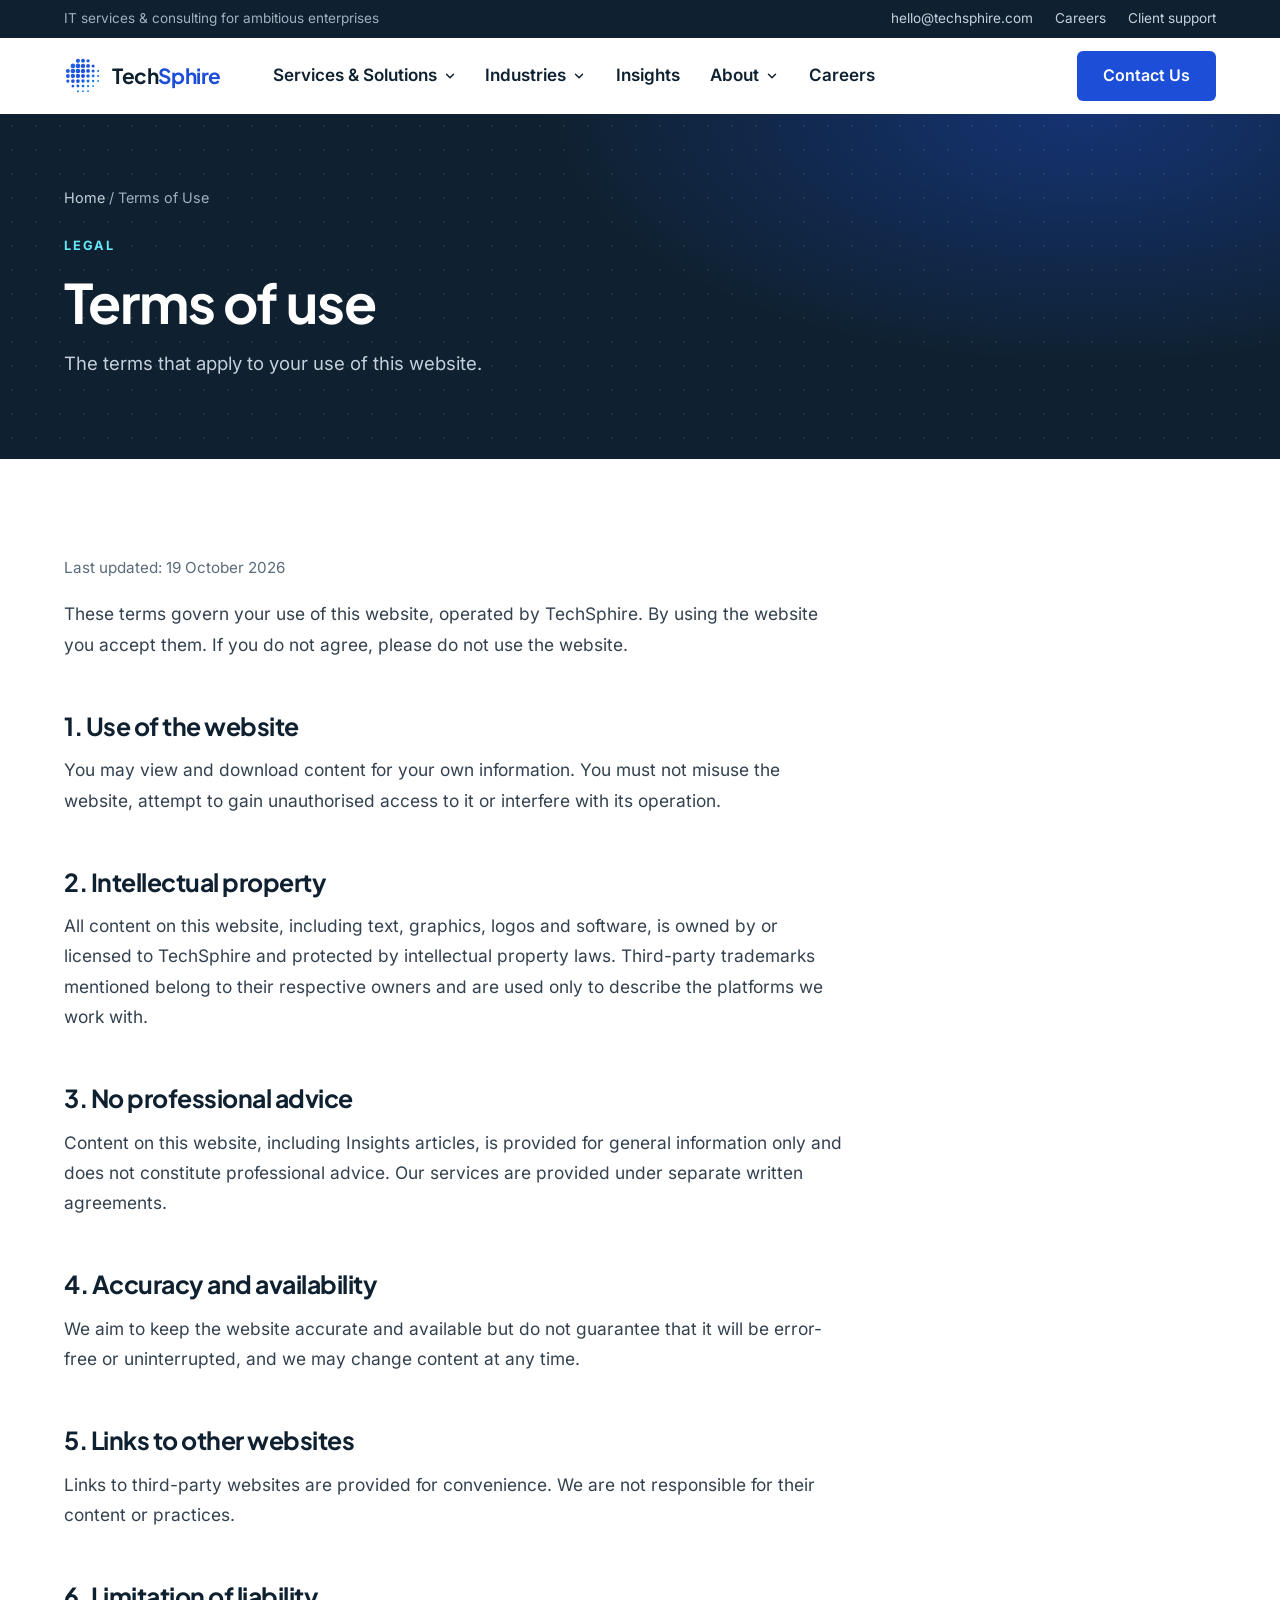
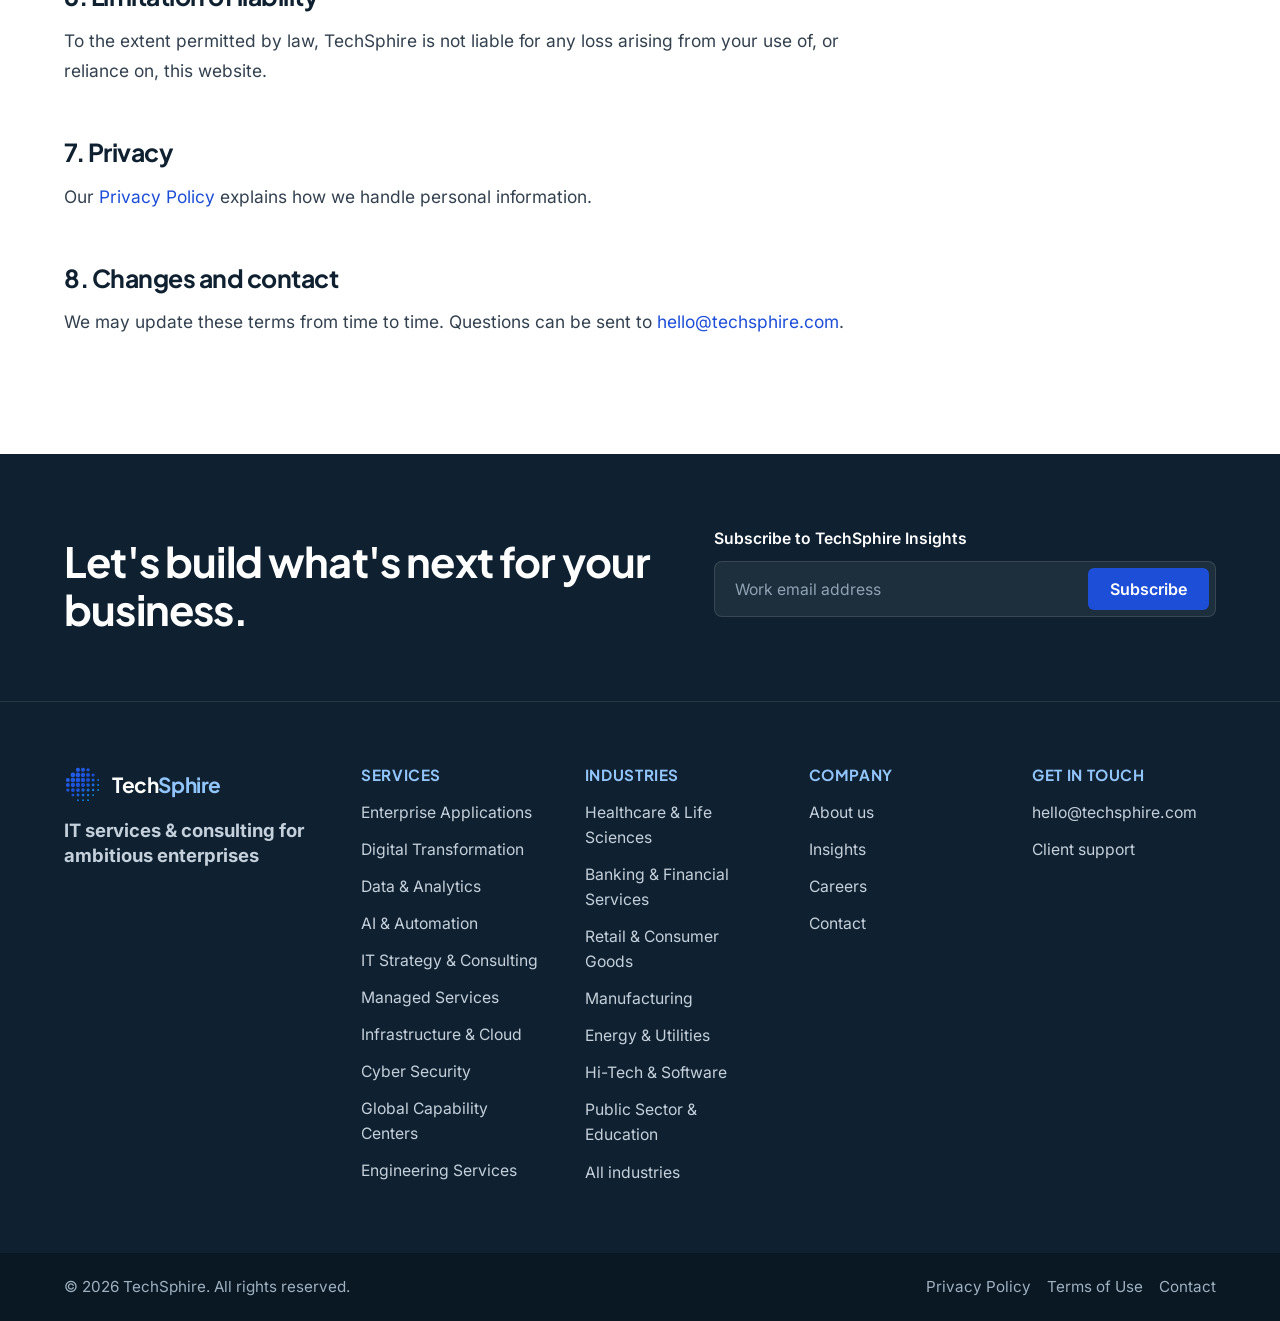
<file: terms.html>
<!doctype html>
<html lang="en" class="no-js">
<head>
  <meta charset="utf-8">
  <meta name="viewport" content="width=device-width, initial-scale=1">
  <title>Terms of Use — TechSphire</title>
  <meta name="description" content="Terms of use for the TechSphire website.">
  <link rel="canonical" href="https://www.techsphire.com/terms.html">
  <meta property="og:site_name" content="TechSphire">
  <meta property="og:title" content="Terms of Use — TechSphire">
  <meta property="og:description" content="Terms of use for the TechSphire website.">
  <meta property="og:type" content="website">
  <meta property="og:url" content="https://www.techsphire.com/terms.html">
  <meta property="og:image" content="https://www.techsphire.com/assets/img/og-image.png">
  <meta name="twitter:card" content="summary_large_image">
  <meta name="theme-color" content="#0f2130">
  <link rel="icon" href="assets/img/logo-small.svg" type="image/svg+xml">
  <link rel="apple-touch-icon" href="assets/img/apple-touch-icon.png">
  <link rel="preload" href="assets/fonts/inter-latin.woff2" as="font" type="font/woff2" crossorigin>
  <link rel="stylesheet" href="assets/css/styles.css">
</head>
<body>
  <a class="skip-link" href="#main">Skip to content</a>

  <div class="topbar">
    <div class="container">
      <span>IT services &amp; consulting for ambitious enterprises</span>
      <nav aria-label="Utility">
        <a href="mailto:hello@techsphire.com">hello@techsphire.com</a>
        
        <a href="careers.html">Careers</a>
        <a href="contact.html#support">Client support</a>
      </nav>
    </div>
  </div>

  <header class="site-header">
    <nav class="container nav" aria-label="Main">
      <a class="logo" href="index.html" aria-label="TechSphire home"><img src="assets/img/logo-small.svg" alt="" width="38" height="38"><span>Tech<b>Sphire</b></span></a>
      <button class="nav-toggle" aria-label="Toggle menu" aria-expanded="false" aria-controls="nav-links">
        <svg viewBox="0 0 24 24" fill="none" stroke="currentColor" stroke-width="2" stroke-linecap="round" aria-hidden="true"><path d="M4 6h16M4 12h16M4 18h16"/></svg>
      </button>
      <ul class="nav-links" id="nav-links">
        <li class="has-drop">
          <button class="nav-trigger" aria-expanded="false">Services &amp; Solutions <svg viewBox="0 0 24 24" fill="none" stroke="currentColor" stroke-width="2.5" stroke-linecap="round" stroke-linejoin="round" aria-hidden="true"><path d="m6 9 6 6 6-6"/></svg></button>
          <div class="mega">
            <div class="container mega-grid"><div><div class="mega-group"><h4><a href="services.html#erp"><svg viewBox="0 0 24 24" fill="none" stroke="currentColor" stroke-width="2" stroke-linecap="round" stroke-linejoin="round" aria-hidden="true"><path d="m12 2 10 5-10 5L2 7z"/><path d="m2 17 10 5 10-5M2 12l10 5 10-5"/></svg>Enterprise Applications</a></h4><ul><li><a href="services.html#sap">SAP</a></li><li><a href="services.html#oracle">Oracle</a></li><li><a href="services.html#microsoft">Microsoft Dynamics 365</a></li><li><a href="services.html#enterprise-integration">Enterprise Integration</a></li><li><a href="services.html#servicenow">ServiceNow</a></li><li><a href="services.html#salesforce">Salesforce</a></li></ul></div><div class="mega-group"><h4><a href="services.html#digital"><svg viewBox="0 0 24 24" fill="none" stroke="currentColor" stroke-width="2" stroke-linecap="round" stroke-linejoin="round" aria-hidden="true"><path d="m16 18 6-6-6-6M8 6l-6 6 6 6"/></svg>Digital Transformation</a></h4><ul><li><a href="services.html#application-services">Application Services</a></li><li><a href="services.html#digital-services">Digital Services</a></li><li><a href="services.html#devops">DevOps</a></li><li><a href="services.html#product-engineering">Product Engineering</a></li><li><a href="services.html#iot">Internet of Things (IoT)</a></li><li><a href="services.html#experience-design">Experience Design</a></li></ul></div></div><div><div class="mega-group"><h4><a href="services.html#data"><svg viewBox="0 0 24 24" fill="none" stroke="currentColor" stroke-width="2" stroke-linecap="round" stroke-linejoin="round" aria-hidden="true"><path d="M3 3v18h18"/><path d="M7 16v-4M12 16V8M17 16v-7"/></svg>Data &amp; Analytics</a></h4><ul><li><a href="services.html#data-engineering">Data Engineering</a></li><li><a href="services.html#data-management">Data Management</a></li><li><a href="services.html#epm">Enterprise Performance Management (EPM)</a></li><li><a href="services.html#bi">BI &amp; Visualization</a></li></ul></div><div class="mega-group"><h4><a href="services.html#ai"><svg viewBox="0 0 24 24" fill="none" stroke="currentColor" stroke-width="2" stroke-linecap="round" stroke-linejoin="round" aria-hidden="true"><path d="M12 3v3M12 18v3M3 12h3M18 12h3M5.6 5.6l2.1 2.1M16.3 16.3l2.1 2.1M5.6 18.4l2.1-2.1M16.3 7.7l2.1-2.1"/><circle cx="12" cy="12" r="3"/></svg>AI &amp; Automation</a></h4><ul><li><a href="services.html#agentic-ai">Agentic AI</a></li><li><a href="services.html#generative-ai">Generative AI</a></li><li><a href="services.html#data-science">Data Science &amp; ML</a></li><li><a href="services.html#quality-engineering">Intelligent Quality Engineering</a></li><li><a href="services.html#rpa">Robotic Process Automation</a></li></ul></div><div class="mega-group"><h4><a href="services.html#gcc"><svg viewBox="0 0 24 24" fill="none" stroke="currentColor" stroke-width="2" stroke-linecap="round" stroke-linejoin="round" aria-hidden="true"><circle cx="12" cy="12" r="10"/><path d="M2 12h20M12 2a15 15 0 0 1 0 20M12 2a15 15 0 0 0 0 20"/></svg>Global Capability Centers</a></h4><ul><li><a href="services.html#gcc-setup">GCC Strategy &amp; Setup</a></li><li><a href="services.html#build-operate-transfer">Build-Operate-Transfer</a></li><li><a href="services.html#gcc-operations">GCC Operations &amp; Scaling</a></li></ul></div></div><div><div class="mega-group"><h4><a href="services.html#consulting"><svg viewBox="0 0 24 24" fill="none" stroke="currentColor" stroke-width="2" stroke-linecap="round" stroke-linejoin="round" aria-hidden="true"><circle cx="12" cy="12" r="10"/><path d="m16.24 7.76-2.12 6.36-6.36 2.12 2.12-6.36z"/></svg>IT Strategy &amp; Consulting</a></h4><ul><li><a href="services.html#it-strategy">IT Strategy &amp; Roadmaps</a></li><li><a href="services.html#transformation-advisory">Digital Transformation Advisory</a></li><li><a href="services.html#enterprise-architecture">Enterprise Architecture</a></li><li><a href="services.html#virtual-cio">Virtual CIO / CTO</a></li><li><a href="services.html#program-management">Program Management</a></li></ul></div><div class="mega-group"><h4><a href="services.html#managed"><svg viewBox="0 0 24 24" fill="none" stroke="currentColor" stroke-width="2" stroke-linecap="round" stroke-linejoin="round" aria-hidden="true"><path d="M3 11h3a2 2 0 0 1 2 2v3a2 2 0 0 1-2 2H5a2 2 0 0 1-2-2v-5a9 9 0 0 1 18 0v5a2 2 0 0 1-2 2h-1a2 2 0 0 1-2-2v-3a2 2 0 0 1 2-2h3"/></svg>Managed Services</a></h4><ul><li><a href="services.html#managed-it">Managed IT Services</a></li><li><a href="services.html#application-management">Application Management</a></li><li><a href="services.html#business-process">Business Process Services</a></li><li><a href="services.html#staffing">IT Staffing</a></li></ul></div><div class="mega-group"><h4><a href="services.html#engineering"><svg viewBox="0 0 24 24" fill="none" stroke="currentColor" stroke-width="2" stroke-linecap="round" stroke-linejoin="round" aria-hidden="true"><circle cx="12" cy="12" r="3"/><path d="M12 1v3M12 20v3M4.2 4.2l2.1 2.1M17.7 17.7l2.1 2.1M1 12h3M20 12h3M4.2 19.8l2.1-2.1M17.7 6.3l2.1-2.1"/></svg>Engineering Services</a></h4><ul><li><a href="services.html#plm">Product Lifecycle Management (PLM)</a></li><li><a href="services.html#product-design">Product Design &amp; Development</a></li><li><a href="services.html#mes">Manufacturing Execution Systems (MES)</a></li><li><a href="services.html#transformational-services">Transformational Services</a></li></ul></div></div><div><div class="mega-group"><h4><a href="services.html#cloud"><svg viewBox="0 0 24 24" fill="none" stroke="currentColor" stroke-width="2" stroke-linecap="round" stroke-linejoin="round" aria-hidden="true"><path d="M17.5 19H9a7 7 0 1 1 6.71-9h1.79a4.5 4.5 0 1 1 0 9Z"/></svg>Infrastructure &amp; Cloud</a></h4><ul><li><a href="services.html#service-desk">Service Desk &amp; Smart Hands</a></li><li><a href="services.html#data-center">Data Center Services</a></li><li><a href="services.html#multi-cloud">Multi-Cloud Services</a></li><li><a href="services.html#sre">Site Reliability Engineering (SRE)</a></li><li><a href="services.html#m365">Microsoft 365 Services</a></li><li><a href="services.html#noc">Network Operations Center (NOC)</a></li></ul></div><div class="mega-group"><h4><a href="services.html#security"><svg viewBox="0 0 24 24" fill="none" stroke="currentColor" stroke-width="2" stroke-linecap="round" stroke-linejoin="round" aria-hidden="true"><path d="M12 22s8-4 8-10V5l-8-3-8 3v7c0 6 8 10 8 10Z"/><path d="m9 12 2 2 4-4"/></svg>Cyber Security</a></h4><ul><li><a href="services.html#soc">Security Operations Center (SOC)</a></li><li><a href="services.html#iam">Identity &amp; Access Management (IAM)</a></li><li><a href="services.html#vulnerability">Vulnerability &amp; Penetration Testing</a></li><li><a href="services.html#grc">Governance, Risk &amp; Compliance</a></li></ul></div></div><div class="mega-promo">
                <img src="assets/img/photos/px-ai.webp" alt="" loading="lazy" width="260" height="130">
                <div><strong>AI Readiness Assessment</strong><p>Identify the AI use cases with the strongest business case for your organisation.</p><a href="contact.html">Request an assessment →</a></div>
              </div></div>
            <div class="mega-foot"><div class="container"><span>Advisory, implementation and managed services across 10 practice areas</span><a href="contact.html">Not sure where to start? Talk to an expert →</a></div></div>
          </div>
        </li>
        <li class="has-drop small">
          <button class="nav-trigger" aria-expanded="false">Industries <svg viewBox="0 0 24 24" fill="none" stroke="currentColor" stroke-width="2.5" stroke-linecap="round" stroke-linejoin="round" aria-hidden="true"><path d="m6 9 6 6 6-6"/></svg></button>
          <div class="dropdown"><a href="industries.html#healthcare">Healthcare &amp; Life Sciences</a><a href="industries.html#financial-services">Banking &amp; Financial Services</a><a href="industries.html#retail">Retail &amp; Consumer Goods</a><a href="industries.html#manufacturing">Manufacturing</a><a href="industries.html#energy">Energy &amp; Utilities</a><a href="industries.html#hi-tech">Hi-Tech &amp; Software</a><a href="industries.html#public-sector">Public Sector &amp; Education</a><a href="industries.html#logistics">Logistics &amp; Transportation</a><a href="industries.html#professional-services">Professional Services</a><a href="industries.html" style="color:var(--brand)">All industries →</a></div>
        </li>
        <li><a href="insights.html">Insights</a></li>
        <li class="has-drop small">
          <button class="nav-trigger" aria-expanded="false">About <svg viewBox="0 0 24 24" fill="none" stroke="currentColor" stroke-width="2.5" stroke-linecap="round" stroke-linejoin="round" aria-hidden="true"><path d="m6 9 6 6 6-6"/></svg></button>
          <div class="dropdown"><a href="about.html">About TechSphire<small>Our story, mission and values</small></a><a href="about.html#approach">Our approach<small>Advise, build and run</small></a><a href="insights.html">Insights<small>Perspectives from our experts</small></a><a href="careers.html">Careers<small>Join our team</small></a></div>
        </li>
        <li><a href="careers.html">Careers</a></li>
        <li class="nav-cta"><a class="btn btn-primary" href="contact.html">Contact Us</a></li>
      </ul>
    </nav>
  </header>

  <main id="main">
    <section class="page-hero dark">
      <div class="container">
        <div class="crumbs"><a href="index.html">Home</a> / Terms of Use</div>
        <span class="eyebrow">Legal</span>
        <h1>Terms of use</h1>
        <p>The terms that apply to your use of this website.</p>
      </div>
    </section>

    <section class="section">
      <div class="container prose-wrap">
        <article class="prose">
          <p class="legal-meta">Last updated: 19 October 2026</p>

          <p>These terms govern your use of this website, operated by TechSphire. By using the website you accept them. If you do not agree, please do not use the website.</p>
          <h2>1. Use of the website</h2>
          <p>You may view and download content for your own information. You must not misuse the website, attempt to gain unauthorised access to it or interfere with its operation.</p>
          <h2>2. Intellectual property</h2>
          <p>All content on this website, including text, graphics, logos and software, is owned by or licensed to TechSphire and protected by intellectual property laws. Third-party trademarks mentioned belong to their respective owners and are used only to describe the platforms we work with.</p>
          <h2>3. No professional advice</h2>
          <p>Content on this website, including Insights articles, is provided for general information only and does not constitute professional advice. Our services are provided under separate written agreements.</p>
          <h2>4. Accuracy and availability</h2>
          <p>We aim to keep the website accurate and available but do not guarantee that it will be error-free or uninterrupted, and we may change content at any time.</p>
          <h2>5. Links to other websites</h2>
          <p>Links to third-party websites are provided for convenience. We are not responsible for their content or practices.</p>
          <h2>6. Limitation of liability</h2>
          <p>To the extent permitted by law, TechSphire is not liable for any loss arising from your use of, or reliance on, this website.</p>
          <h2>7. Privacy</h2>
          <p>Our <a href="privacy.html">Privacy Policy</a> explains how we handle personal information.</p>
          <h2>8. Changes and contact</h2>
          <p>We may update these terms from time to time. Questions can be sent to <a href="mailto:hello@techsphire.com">hello@techsphire.com</a>.</p>
        </article>
      </div>
    </section>
  </main>

  <footer class="site-footer">
    <div class="footer-top">
      <div class="container">
        <h2>Let's build what's next for your business.</h2>
        <!-- Add data-endpoint="https://formspree.io/f/your-id" to collect sign-ups directly. -->
        <form class="newsletter" id="newsletter" data-email="hello@techsphire.com" novalidate>
          <label for="nl-email">Subscribe to TechSphire Insights</label>
          <div class="nl-row">
            <input id="nl-email" name="email" type="email" placeholder="Work email address" autocomplete="email" required>
            <button class="btn btn-primary" type="submit">Subscribe</button>
          </div>
          <p class="nl-status" role="status" aria-live="polite"></p>
        </form>
      </div>
    </div>
    <div class="footer-main">
      <div class="container footer-grid wide">
        <div class="footer-brand">
          <a class="logo" href="index.html" aria-label="TechSphire home"><img src="assets/img/logo-small.svg" alt="" width="38" height="38"><span>Tech<b>Sphire</b></span></a>
          <p>IT services &amp; consulting for ambitious enterprises</p>
          
        </div>
        <div>
          <h4>Services</h4>
          <ul><li><a href="services.html#erp">Enterprise Applications</a></li><li><a href="services.html#digital">Digital Transformation</a></li><li><a href="services.html#data">Data &amp; Analytics</a></li><li><a href="services.html#ai">AI &amp; Automation</a></li><li><a href="services.html#consulting">IT Strategy &amp; Consulting</a></li><li><a href="services.html#managed">Managed Services</a></li><li><a href="services.html#cloud">Infrastructure &amp; Cloud</a></li><li><a href="services.html#security">Cyber Security</a></li><li><a href="services.html#gcc">Global Capability Centers</a></li><li><a href="services.html#engineering">Engineering Services</a></li></ul>
        </div>
        <div>
          <h4>Industries</h4>
          <ul><li><a href="industries.html#healthcare">Healthcare &amp; Life Sciences</a></li><li><a href="industries.html#financial-services">Banking &amp; Financial Services</a></li><li><a href="industries.html#retail">Retail &amp; Consumer Goods</a></li><li><a href="industries.html#manufacturing">Manufacturing</a></li><li><a href="industries.html#energy">Energy &amp; Utilities</a></li><li><a href="industries.html#hi-tech">Hi-Tech &amp; Software</a></li><li><a href="industries.html#public-sector">Public Sector &amp; Education</a></li><li><a href="industries.html">All industries</a></li></ul>
        </div>
        <div>
          <h4>Company</h4>
          <ul>
            <li><a href="about.html">About us</a></li>
            
            <li><a href="insights.html">Insights</a></li>
            <li><a href="careers.html">Careers</a></li>
            <li><a href="contact.html">Contact</a></li>
          </ul>
        </div>
        <div>
          <h4>Get in touch</h4>
          <ul>
            <li><a href="mailto:hello@techsphire.com">hello@techsphire.com</a></li>
            
            <li><a href="contact.html#support">Client support</a></li>
          </ul>
        </div>
      </div>
    </div>
    <div class="footer-bottom">
      <div class="container">
        <span>© <span data-year>2026</span> TechSphire. All rights reserved.</span>
        <nav aria-label="Legal"><a href="privacy.html">Privacy Policy</a><a href="terms.html">Terms of Use</a><a href="contact.html">Contact</a></nav>
      </div>
    </div>
  </footer>

  <div class="mobile-cta">
    <a class="btn btn-ghost" href="mailto:hello@techsphire.com">Email us</a>
    <a class="btn btn-primary" href="contact.html">Talk to an expert</a>
  </div>

  <script src="assets/js/main.js"></script>
</body>
</html>
</file>
<file: assets/css/styles.css>
/* ==========================================================================
   TechSphire — global styles
   Edit the tokens in :root to rebrand the whole site.
   ========================================================================== */

/* Self-hosted fonts (Inter and Plus Jakarta Sans, SIL Open Font License) */
@font-face { font-family: "Inter"; font-style: normal; font-weight: 400 700; font-display: swap; src: url(../fonts/inter-latin.woff2) format("woff2"); }
@font-face { font-family: "Plus Jakarta Sans"; font-style: normal; font-weight: 600 800; font-display: swap; src: url(../fonts/plus-jakarta-sans-latin.woff2) format("woff2"); }

:root {
  --brand: #1d4ed8;          /* primary accent: buttons, links, footer headings */
  --brand-hover: #1e40af;
  --brand-tint: #eaf1ff;     /* pale accent: secondary buttons, decorative shapes */
  --navy: #0f2130;           /* dark panels, footer bar */
  --navy-2: #1b3242;
  --ink: #0f2130;
  --ink-soft: #33414f;
  --muted: #5b6b7a;
  --line: #e5e9ee;
  --bg: #ffffff;
  --bg-alt: #f7f8fa;
  --radius: 16px;
  --max: 1200px;
  --font: "Inter", system-ui, -apple-system, "Segoe UI", Roboto, sans-serif;
  --mono: ui-monospace, SFMono-Regular, Menlo, Consolas, monospace;
}

*,
*::before,
*::after { box-sizing: border-box; }

html { scroll-behavior: smooth; }

body {
  margin: 0;
  font-family: var(--font);
  font-size: 17px;
  line-height: 1.6;
  color: var(--ink-soft);
  background: var(--bg);
  -webkit-font-smoothing: antialiased;
  overflow-x: hidden;
}

img, svg { max-width: 100%; display: block; }

a { color: var(--brand); text-decoration: none; }
a:hover { text-decoration: underline; }

h1, h2, h3, h4 {
  color: var(--ink);
  line-height: 1.15;
  margin: 0 0 0.5em;
  letter-spacing: -0.02em;
}
h1 { font-size: clamp(2.3rem, 5.2vw, 3.4rem); font-weight: 700; }
h2 { font-size: clamp(1.75rem, 3.4vw, 2.5rem); font-weight: 700; }
h3 { font-size: 1.14rem; font-weight: 700; }
p { margin: 0 0 1em; }

.container {
  position: relative;
  width: 100%;
  max-width: var(--max);
  margin: 0 auto;
  padding: 0 24px;
}

.skip-link {
  position: absolute;
  left: -999px;
  top: 8px;
  background: var(--ink);
  color: #fff;
  padding: 8px 14px;
  border-radius: 8px;
  z-index: 100;
}
.skip-link:focus { left: 8px; }

:focus-visible {
  outline: 3px solid var(--brand);
  outline-offset: 2px;
}

/* ---------- Buttons ---------- */
.btn {
  display: inline-flex;
  align-items: center;
  justify-content: center;
  gap: 8px;
  padding: 13px 24px;
  border-radius: 6px;
  font-weight: 600;
  font-size: 1rem;
  border: 0;
  cursor: pointer;
  transition: background 0.15s ease, transform 0.15s ease;
  font-family: inherit;
  white-space: nowrap;
}
.btn:hover { text-decoration: none; }
.btn:active { transform: translateY(1px); }
.btn-primary { background: var(--brand); color: #fff; }
.btn-primary:hover { background: var(--brand-hover); }
.btn-soft { background: var(--brand-tint); color: var(--brand); }
.btn-soft:hover { background: #dbe7ff; }
.btn-light { background: #fff; color: var(--ink); }
.btn-light:hover { background: #eef1f4; }
.btn-ghost { background: transparent; color: #fff; box-shadow: inset 0 0 0 2px rgba(255, 255, 255, 0.5); }
.btn-ghost:hover { box-shadow: inset 0 0 0 2px #fff; }
.btn-sm { padding: 10px 18px; font-size: 0.92rem; }

/* ---------- Header ---------- */
.site-header {
  position: sticky;
  top: 0;
  z-index: 50;
  background: rgba(255, 255, 255, 0.94);
  backdrop-filter: saturate(180%) blur(10px);
}
.site-header.scrolled { box-shadow: 0 1px 0 var(--line); }
.nav {
  display: flex;
  align-items: center;
  height: 68px;
  gap: 40px;
}
.logo {
  display: flex;
  align-items: center;
  gap: 10px;
  font-weight: 700;
  font-size: 1.3rem;
  color: var(--ink);
  letter-spacing: -0.02em;
}
.logo:hover { text-decoration: none; }
.logo img { width: 38px; height: 38px; }
.logo b { color: var(--brand); font-weight: inherit; }

.nav-links {
  display: flex;
  align-items: center;
  flex: 1;
  gap: 4px;
  list-style: none;
  margin: 0;
  padding: 0;
}
.nav-links a {
  color: var(--ink);
  font-weight: 600;
  padding: 8px 14px;
  border-radius: 6px;
}
.nav-links a:hover { text-decoration: none; color: var(--brand); }
.nav-links a[aria-current="page"] { color: var(--brand); }
.nav-links .nav-cta { margin-left: auto; display: flex; gap: 10px; }
.nav-links .nav-cta .btn-primary,
.nav-links .nav-cta .btn-primary:hover { color: #fff; }
.nav-links .nav-cta .btn-soft { color: var(--brand); }

.nav-toggle {
  display: none;
  margin-left: auto;
  background: none;
  border: 0;
  padding: 8px;
  cursor: pointer;
  color: var(--ink);
}
.nav-toggle svg { width: 28px; height: 28px; }


/* ---------- Decorative shapes (echo the logo's orbit, tilted bars) ---------- */
.shapes {
  position: absolute;
  top: 0;
  left: -120px;
  width: 520px;
  pointer-events: none;
  z-index: 0;
}
.shapes span {
  display: block;
  height: 190px;
  margin-bottom: 34px;
  border-radius: 40px;
  background: linear-gradient(100deg, rgba(29, 78, 216, 0.08), rgba(29, 78, 216, 0.025));
  transform: rotate(14deg) skewX(-6deg);
}
.shapes span:nth-child(2) { width: 82%; }
.shapes span:nth-child(3) { width: 56%; }
@media (max-width: 640px) { .shapes { width: 300px; left: -150px; } .shapes span { height: 120px; } }

/* ---------- Hero ---------- */
.hero {
  position: relative;
  padding: 72px 0 96px;
  text-align: center;
}
.hero .container { z-index: 1; }
.hero h1 { max-width: 20ch; margin: 0 auto 18px; }
.hero .lead {
  font-size: 1.2rem;
  color: var(--muted);
  max-width: 62ch;
  margin: 0 auto;
}
.hero-actions {
  display: flex;
  gap: 12px;
  flex-wrap: wrap;
  justify-content: center;
  margin-top: 30px;
}
.eyebrow {
  display: inline-block;
  font-size: 0.8rem;
  font-weight: 700;
  letter-spacing: 0.12em;
  text-transform: uppercase;
  color: var(--brand);
  margin-bottom: 14px;
}
.hero-note { margin: 18px 0 0; font-size: 0.92rem; font-weight: 600; color: var(--ink); }

/* Terminal / code panel */
.terminal {
  max-width: 720px;
  margin: 48px auto 0;
  padding: 26px 30px;
  background: var(--navy);
  border-radius: 20px;
  box-shadow: 0 30px 60px -30px rgba(15, 33, 48, 0.55);
  text-align: left;
  font-family: var(--mono);
  font-size: 15px;
  line-height: 1.75;
  color: #e2e8f0;
  overflow-x: auto;
}
.terminal pre { margin: 0; font: inherit; white-space: pre; }
.t-dim { color: #7f93a6; }
.t-cmd { color: #93c5fd; }
.t-str { color: #fde68a; }
.t-ok { color: #4ade80; }
.t-acc { color: #67e8f9; }
@media (max-width: 640px) { .terminal { font-size: 12px; padding: 20px; } }
@media (max-width: 420px) { .terminal { font-size: 10.5px; padding: 18px 16px; } }

/* ---------- Inner page hero ---------- */
.page-hero {
  position: relative;
  text-align: center;
  padding: 80px 0 72px;
}
.page-hero .container { z-index: 1; }
.page-hero h1 { max-width: 22ch; margin: 0 auto 16px; }
.page-hero p { max-width: 62ch; margin: 0 auto; font-size: 1.15rem; color: var(--muted); }

/* ---------- Sections ---------- */
.section { position: relative; padding: 96px 0; }
.section-alt { background: var(--bg-alt); }
.section-head { max-width: 720px; margin-bottom: 56px; }
.section-head.center { margin-left: auto; margin-right: auto; text-align: center; }
.section-head h2 { margin-bottom: 10px; }
.section-head p { color: var(--muted); font-size: 1.12rem; margin: 0; }
@media (max-width: 640px) { .section { padding: 68px 0; } }

.grid { display: grid; gap: 28px; }
.grid-3 { grid-template-columns: repeat(3, 1fr); }
.grid-2 { grid-template-columns: repeat(2, 1fr); }
.grid-4 { grid-template-columns: repeat(4, 1fr); }
@media (max-width: 980px) { .grid-3, .grid-4 { grid-template-columns: repeat(2, 1fr); } }
@media (max-width: 640px) { .grid-3, .grid-2, .grid-4 { grid-template-columns: 1fr; } }

/* Plain feature columns */
.features { display: grid; grid-template-columns: repeat(3, 1fr); gap: 52px 56px; }
@media (max-width: 980px) { .features { grid-template-columns: repeat(2, 1fr); } }
@media (max-width: 640px) { .features { grid-template-columns: 1fr; gap: 40px; } }
.feature .f-icon { width: 46px; height: 46px; color: var(--brand); margin-bottom: 18px; }
.feature .f-icon svg { width: 100%; height: 100%; stroke-width: 1.6; }
.feature h3 { margin-bottom: 6px; }
.feature p { color: var(--ink-soft); margin: 0 0 10px; }
.feature ul { margin: 0 0 10px; padding-left: 18px; color: var(--muted); }
.feature li { margin-bottom: 4px; }
.feature .link { font-weight: 600; }
.feature .tag {
  display: inline-block;
  font-size: 0.75rem;
  font-weight: 700;
  letter-spacing: 0.1em;
  text-transform: uppercase;
  color: var(--brand);
  background: var(--brand-tint);
  border-radius: 4px;
  padding: 3px 8px;
  margin-bottom: 12px;
}
.features.center .feature { text-align: center; }
.features.center .f-icon { margin-left: auto; margin-right: auto; }

/* Cards */
.card {
  background: #fff;
  border: 1px solid var(--line);
  border-radius: var(--radius);
  padding: 30px;
}
.card p { color: var(--muted); margin: 0; }
.card .link { display: inline-block; margin-top: 16px; font-weight: 600; }

.icon {
  width: 52px;
  height: 52px;
  border-radius: 12px;
  display: grid;
  place-items: center;
  margin-bottom: 20px;
  background: var(--brand-tint);
  color: var(--brand);
}
.icon svg { width: 26px; height: 26px; }

/* Big dark panel */
.dark-panel {
  position: relative;
  overflow: hidden;
  background: var(--navy);
  color: #c4d0db;
  border-radius: 24px;
  padding: 64px;
  display: grid;
  grid-template-columns: 1.15fr 0.85fr;
  gap: 56px;
  align-items: center;
  box-shadow: 0 30px 60px -30px rgba(15, 33, 48, 0.5);
}
.dark-panel h2 { color: #fff; font-size: clamp(1.8rem, 3.2vw, 2.5rem); }
.dark-panel p { font-size: 1.1rem; margin: 0; }
.wordmarks {
  display: grid;
  grid-template-columns: repeat(3, 1fr);
  gap: 44px 28px;
  align-items: center;
}
.wordmarks span {
  color: #fff;
  opacity: 0.88;
  font-weight: 700;
  font-size: 1.12rem;
  letter-spacing: -0.01em;
  white-space: nowrap;
}
@media (max-width: 980px) {
  .dark-panel { grid-template-columns: 1fr; padding: 48px 32px; }
  .dark-panel .statement { order: -1; }
}
@media (max-width: 520px) { .wordmarks { grid-template-columns: repeat(2, 1fr); gap: 24px; } .wordmarks span { font-size: 1rem; } }

/* How it works */
.how {
  display: grid;
  grid-template-columns: 400px 1fr;
  gap: 72px;
  align-items: start;
}
@media (max-width: 980px) { .how { grid-template-columns: 1fr; gap: 48px; } }
.mock-form {
  position: sticky;
  top: 100px;
  background: var(--navy);
  border-radius: 22px;
  padding: 36px 40px 40px;
  box-shadow: 0 30px 60px -30px rgba(15, 33, 48, 0.55);
  color: #fff;
}
.mock-form .mf-title { font-weight: 700; font-size: 1.1rem; margin-bottom: 8px; }
.mock-form .mf-label { display: block; font-size: 0.95rem; margin: 16px 0 8px; }
.mock-form .mf-field {
  background: var(--navy-2);
  border-radius: 4px;
  padding: 12px 14px;
  color: #8fa3b4;
  font-size: 0.95rem;
}
.mock-form .mf-field.tall { height: 72px; }
.mock-form .mf-btn {
  display: inline-block;
  margin-top: 22px;
  padding: 8px 22px;
  border: 2px solid #8fa3b4;
  border-radius: 4px;
  font-weight: 700;
  color: #c4d0db;
}
@media (max-width: 980px) { .mock-form { position: static; max-width: 440px; } }

.how-head h2 { margin-bottom: 6px; }
.how-head p { color: var(--muted); font-size: 1.1rem; }
.timeline { list-style: none; margin: 28px 0 44px; padding: 0; position: relative; }
.timeline::before {
  content: "";
  position: absolute;
  left: 19px;
  top: 24px;
  bottom: 24px;
  width: 2px;
  background: var(--line);
}
.timeline li {
  position: relative;
  display: grid;
  grid-template-columns: 40px 1fr;
  gap: 18px;
  padding: 14px 0;
}
.timeline .t-icon {
  width: 40px;
  height: 40px;
  border-radius: 50%;
  background: #fff;
  border: 2px solid var(--line);
  display: grid;
  place-items: center;
  color: var(--ink);
  z-index: 1;
}
.timeline .t-icon svg { width: 20px; height: 20px; }
.timeline h3 { font-size: 1.08rem; margin: 7px 0 4px; }
.timeline p { color: var(--muted); margin: 0; }

.icon-list {
  display: grid;
  grid-template-columns: repeat(3, 1fr);
  gap: 26px 24px;
  padding: 0;
  margin: 0;
  list-style: none;
}
@media (max-width: 640px) { .icon-list { grid-template-columns: 1fr 1fr; } }
.icon-list li { display: flex; align-items: center; gap: 12px; font-size: 1.04rem; color: var(--ink); font-weight: 500; }
.icon-list svg { width: 26px; height: 26px; flex: none; }

/* Process steps */
.steps { counter-reset: step; }
.step { position: relative; padding-top: 56px; }
.step::before {
  counter-increment: step;
  content: "0" counter(step);
  position: absolute;
  top: 0;
  left: 0;
  font-size: 2rem;
  font-weight: 800;
  color: var(--brand);
}
.step p { color: var(--muted); }

/* Split layout */
.split {
  display: grid;
  grid-template-columns: 1fr 1fr;
  gap: 64px;
  align-items: center;
}
@media (max-width: 860px) { .split { grid-template-columns: 1fr; gap: 36px; } }

.checklist { list-style: none; padding: 0; margin: 24px 0 0; }
.checklist li { position: relative; padding-left: 34px; margin-bottom: 14px; }
.checklist li::before {
  content: "";
  position: absolute;
  left: 0;
  top: 4px;
  width: 22px;
  height: 22px;
  border-radius: 50%;
  background: var(--brand)
    url("data:image/svg+xml,%3Csvg xmlns='http://www.w3.org/2000/svg' viewBox='0 0 24 24' fill='none' stroke='white' stroke-width='3' stroke-linecap='round' stroke-linejoin='round'%3E%3Cpath d='M20 6 9 17l-5-5'/%3E%3C/svg%3E")
    center / 13px no-repeat;
}

.panel {
  border-radius: 22px;
  padding: 40px;
  background: var(--navy);
  color: #c4d0db;
}
.panel h3 { color: #fff; }
.panel strong { color: #fff; }

/* Tech chips */
.chips { display: flex; flex-wrap: wrap; gap: 10px; justify-content: center; }
.chip {
  padding: 8px 16px;
  border: 1px solid var(--line);
  border-radius: 999px;
  background: #fff;
  font-size: 0.92rem;
  font-weight: 500;
  color: var(--ink-soft);
}

/* Service detail */
.service-detail {
  display: grid;
  grid-template-columns: 64px 1fr;
  gap: 28px;
  padding: 44px 0;
  border-bottom: 1px solid var(--line);
  scroll-margin-top: 90px;
}
.service-detail:last-child { border-bottom: 0; }
.service-detail .icon { margin: 0; width: 64px; height: 64px; }
.service-detail ul { margin: 14px 0 0; padding-left: 20px; color: var(--muted); columns: 2; column-gap: 32px; }
.service-detail li { margin-bottom: 4px; }
@media (max-width: 640px) {
  .service-detail { grid-template-columns: 1fr; }
  .service-detail ul { columns: 1; }
}

/* FAQ */
.faq { max-width: 800px; margin: 0 auto; }
.faq details { border-bottom: 1px solid var(--line); }
.faq summary {
  cursor: pointer;
  padding: 22px 0;
  font-weight: 600;
  font-size: 1.08rem;
  color: var(--ink);
  list-style: none;
  display: flex;
  justify-content: space-between;
  gap: 16px;
}
.faq summary::-webkit-details-marker { display: none; }
.faq summary::after { content: "+"; font-size: 1.5rem; line-height: 1; color: var(--brand); }
.faq details[open] summary::after { content: "−"; }
.faq details p { color: var(--muted); padding-bottom: 22px; margin: 0; }

/* CTA panel with faded app preview behind */
.cta {
  position: relative;
  overflow: hidden;
  background: var(--navy);
  color: #c4d0db;
  border-radius: 24px;
  padding: 96px 32px;
  text-align: center;
  box-shadow: 0 30px 60px -30px rgba(15, 33, 48, 0.5);
}
.cta > *:not(.cta-bg) { position: relative; z-index: 1; }
.cta h2 { color: #fff; margin-bottom: 8px; }
.cta p { max-width: 58ch; margin: 0 auto 28px; font-size: 1.12rem; }
.cta .hero-actions { margin-top: 0; }
.cta-bg {
  position: absolute;
  top: 36px;
  left: 7%;
  right: 7%;
  opacity: 0.13;
  pointer-events: none;
  background: #fff;
  border-radius: 10px;
  color: var(--ink);
  font-size: 0.95rem;
  text-align: left;
}
.cta-bg .bar { display: flex; gap: 6px; padding: 12px 14px; border-bottom: 1px solid var(--line); }
.cta-bg .bar i { width: 11px; height: 11px; border-radius: 50%; background: #94a3b8; }
.cta-bg table { width: 100%; border-collapse: collapse; }
.cta-bg td, .cta-bg th { padding: 11px 16px; border-bottom: 1px solid var(--line); white-space: nowrap; }
.cta-bg th { text-align: left; font-weight: 600; }
@media (max-width: 640px) { .cta { padding: 64px 22px; } .cta-bg { display: none; } }

/* ---------- Contact ---------- */
.contact-grid {
  display: grid;
  grid-template-columns: 1.3fr 0.7fr;
  gap: 48px;
}
@media (max-width: 860px) { .contact-grid { grid-template-columns: 1fr; } }

.form { display: grid; gap: 18px; }
.form-row { display: grid; grid-template-columns: 1fr 1fr; gap: 18px; }
@media (max-width: 640px) { .form-row { grid-template-columns: 1fr; } }
.form label { display: block; font-weight: 600; color: var(--ink); font-size: 0.94rem; margin-bottom: 6px; }
.form input,
.form select,
.form textarea {
  width: 100%;
  padding: 13px 15px;
  border: 1px solid #cfd6de;
  border-radius: 6px;
  font: inherit;
  font-size: 1rem;
  color: var(--ink);
  background: #fff;
  transition: border-color 0.15s ease, box-shadow 0.15s ease;
}
.form input:focus,
.form select:focus,
.form textarea:focus {
  outline: none;
  border-color: var(--brand);
  box-shadow: 0 0 0 4px rgba(29, 78, 216, 0.14);
}
.form textarea { min-height: 150px; resize: vertical; }
.form .hp { position: absolute; left: -9999px; }
.form-status { font-weight: 600; margin: 0; }
.form-status.ok { color: #047857; }
.form-status.err { color: #b91c1c; }

.contact-info { display: grid; gap: 16px; align-content: start; }
.contact-info .card { padding: 22px 24px; }
.contact-info h3 { font-size: 1.02rem; margin-bottom: 4px; }

/* ---------- Footer ---------- */
.site-footer {
  position: relative;
  overflow: hidden;
  background: #fff;
  font-size: 0.98rem;
}
.footer-main { position: relative; z-index: 1; padding: 88px 0 72px; }
.footer-grid {
  display: grid;
  grid-template-columns: 1.5fr repeat(3, 1fr);
  gap: 40px;
}
@media (max-width: 860px) { .footer-grid { grid-template-columns: 1fr 1fr; } }
@media (max-width: 520px) { .footer-grid { grid-template-columns: 1fr; } }
.footer-brand .logo { margin-bottom: 14px; }
.footer-brand p { font-weight: 700; font-size: 1.15rem; color: var(--ink); line-height: 1.35; max-width: 20ch; }
.social { display: flex; gap: 16px; margin-top: 18px; }
.social a { color: #7c8a97; }
.social a:hover { color: var(--ink); }
.social svg { width: 22px; height: 22px; }
.site-footer h4 {
  color: var(--brand);
  font-size: 0.95rem;
  font-weight: 700;
  letter-spacing: 0.04em;
  text-transform: uppercase;
  margin-bottom: 16px;
}
.site-footer ul { list-style: none; padding: 0; margin: 0; }
.site-footer li { margin-bottom: 12px; }
.site-footer ul a { color: var(--ink); }
.site-footer ul a:hover { color: var(--brand); text-decoration: none; }
.footer-bottom {
  position: relative;
  z-index: 1;
  background: var(--navy);
  color: #9fb0bf;
  padding: 22px 0;
  font-size: 0.95rem;
}
.footer-bottom .container { display: flex; justify-content: space-between; flex-wrap: wrap; gap: 12px; }
.footer-bottom nav { display: flex; gap: 16px; flex-wrap: wrap; }
.footer-bottom a { color: #9fb0bf; }
.footer-bottom a:hover { color: #fff; }

/* ---------- Reveal on scroll ---------- */
.reveal { opacity: 0; transform: translateY(16px); transition: opacity 0.6s ease, transform 0.6s ease; }
.reveal.visible { opacity: 1; transform: none; }
@media (prefers-reduced-motion: reduce) {
  .reveal { opacity: 1; transform: none; transition: none; }
  html { scroll-behavior: auto; }
}
.no-js .reveal { opacity: 1; transform: none; }

/* ---------- 404 ---------- */
.not-found { position: relative; min-height: 64vh; display: grid; place-items: center; text-align: center; overflow: hidden; }
.not-found .code { font-size: clamp(5rem, 16vw, 9rem); font-weight: 800; line-height: 1; color: var(--brand); }

/* ==========================================================================
   Enterprise layer: utility bar, mega menu, dark hero, catalog
   ========================================================================== */

/* Utility bar */
.topbar { background: var(--navy); color: #9fb0bf; font-size: 0.85rem; }
.topbar .container { display: flex; justify-content: space-between; align-items: center; height: 38px; gap: 16px; }
.topbar a { color: #c4d0db; }
.topbar a:hover { color: #fff; text-decoration: none; }
.topbar nav { display: flex; gap: 22px; }
@media (max-width: 1100px) { .topbar { display: none; } }

/* Header + mega menu */
.nav { height: 76px; }
.nav.container { position: static; }
.nav-links > li { display: flex; align-items: center; height: 76px; }
.nav-links > li.has-drop.small { position: relative; }
.nav-trigger {
  display: flex;
  align-items: center;
  gap: 6px;
  background: none;
  border: 0;
  padding: 8px 12px;
  font: inherit;
  font-weight: 600;
  color: var(--ink);
  cursor: pointer;
  border-radius: 6px;
}
.nav-trigger svg { width: 14px; height: 14px; transition: transform 0.2s ease; }
.nav-trigger:hover,
.has-drop.open > .nav-trigger { color: var(--brand); }
.has-drop.open > .nav-trigger svg { transform: rotate(180deg); }
.nav-links .nav-cta .btn { border-radius: 999px; padding: 12px 26px; }

.mega,
.dropdown { display: none; }
.has-drop.open > .mega,
.has-drop.open > .dropdown { display: block; }

.mega {
  position: absolute;
  left: 0;
  right: 0;
  top: 100%;
  background: #fff;
  border-top: 1px solid var(--line);
  box-shadow: 0 40px 60px -30px rgba(15, 33, 48, 0.3);
  max-height: calc(100vh - 80px);
  overflow-y: auto;
}
.mega-grid {
  display: grid;
  grid-template-columns: repeat(4, 1fr);
  gap: 36px 44px;
  padding: 36px 24px 32px;
}
.mega-group + .mega-group { margin-top: 26px; }
.mega h4 { font-size: 1.02rem; margin: 0 0 10px; letter-spacing: -0.01em; }
.mega h4 a { color: var(--ink); padding: 0; font-weight: 700; }
.mega h4 a:hover { color: var(--brand); }
.mega ul { list-style: none; margin: 0; padding: 0; }
.mega li { margin: 0 0 7px; }
.nav-links .mega li a { color: var(--muted); font-weight: 400; padding: 0; font-size: 0.97rem; }
.nav-links .mega li a:hover { color: var(--brand); }
.mega-foot { background: var(--bg-alt); border-top: 1px solid var(--line); }
.mega-foot .container { display: flex; justify-content: space-between; align-items: center; gap: 16px; padding: 16px 24px; font-size: 0.95rem; }
.nav-links .mega-foot a { padding: 0; color: var(--brand); }

.dropdown {
  position: absolute;
  top: calc(100% - 8px);
  left: 0;
  min-width: 290px;
  background: #fff;
  border: 1px solid var(--line);
  border-radius: 14px;
  box-shadow: 0 30px 50px -20px rgba(15, 33, 48, 0.3);
  padding: 10px;
}
.nav-links .dropdown a { display: block; padding: 10px 12px; border-radius: 8px; font-weight: 600; }
.nav-links .dropdown a:hover { background: var(--bg-alt); }
.dropdown small { display: block; color: var(--muted); font-weight: 400; font-size: 0.85rem; margin-top: 2px; }

@media (hover: hover) and (min-width: 1101px) {
  .has-drop:hover > .mega,
  .has-drop:hover > .dropdown { display: block; }
  .has-drop:hover > .nav-trigger { color: var(--brand); }
}

@media (max-width: 1100px) {
  .nav-toggle { display: block; }
  .nav-links {
    position: absolute;
    top: 76px;
    left: 0;
    right: 0;
    flex-direction: column;
    align-items: stretch;
    background: #fff;
    border-bottom: 1px solid var(--line);
    padding: 8px 24px 24px;
    box-shadow: 0 20px 30px -20px rgba(15, 33, 48, 0.25);
    max-height: calc(100vh - 76px);
    overflow-y: auto;
    display: none;
  }
  .nav-links.open { display: flex; }
  .nav-links > li { display: block; height: auto; border-bottom: 1px solid var(--line); }
  .nav-links > li.nav-cta { border: 0; }
  .nav-links > li > a,
  .nav-trigger { width: 100%; justify-content: space-between; padding: 14px 4px; }
  .mega,
  .dropdown { position: static; box-shadow: none; border: 0; max-height: none; min-width: 0; padding: 0 0 12px; }
  .mega-grid { grid-template-columns: 1fr; padding: 4px 4px 8px; gap: 18px; }
  .mega-foot { display: none; }
}

/* Dark hero */
.hero-dark {
  position: relative;
  overflow: hidden;
  background:
    radial-gradient(900px 600px at 80% 10%, rgba(29, 78, 216, 0.38), transparent 60%),
    radial-gradient(700px 500px at 0% 100%, rgba(14, 165, 233, 0.16), transparent 60%),
    var(--navy);
  color: #c4d0db;
  padding: 88px 0 0;
}
.hero-dark::before {
  content: "";
  position: absolute;
  inset: 0;
  background: radial-gradient(rgba(255, 255, 255, 0.07) 1px, transparent 1px) 0 0 / 24px 24px;
  -webkit-mask-image: linear-gradient(90deg, #000, transparent 70%);
  mask-image: linear-gradient(90deg, #000, transparent 70%);
  pointer-events: none;
}
.hero-grid { position: relative; display: grid; grid-template-columns: 1.05fr 0.95fr; gap: 40px; align-items: center; }
.hero-dark .eyebrow { color: #67e8f9; }
.hero-dark h1 { color: #fff; font-size: clamp(2.6rem, 5.4vw, 4.1rem); line-height: 1.06; max-width: 14ch; margin: 0 0 22px; letter-spacing: -0.03em; }
.grad-text { background: linear-gradient(90deg, #93c5fd, #67e8f9); -webkit-background-clip: text; background-clip: text; color: transparent; }
.hero-dark .lead { color: #c4d0db; font-size: 1.2rem; max-width: 54ch; margin: 0; }
.hero-dark .hero-actions { justify-content: flex-start; margin-top: 34px; }
.hero-dark .btn-primary { border-radius: 999px; padding: 15px 30px; }
.hero-dark .btn-ghost { border-radius: 999px; padding: 15px 30px; }
.globe-wrap { width: 100%; max-width: 560px; aspect-ratio: 1; justify-self: end; }
.globe-wrap canvas { width: 100%; height: 100%; display: block; }
.hero-stats {
  position: relative;
  display: grid;
  grid-template-columns: repeat(4, 1fr);
  margin-top: 56px;
  border-top: 1px solid rgba(255, 255, 255, 0.12);
}
.hero-stats div { padding: 28px 24px 34px 0; }
.hero-stats div + div { padding-left: 28px; border-left: 1px solid rgba(255, 255, 255, 0.12); }
.hero-stats strong { display: block; color: #fff; font-size: 2.1rem; font-weight: 700; letter-spacing: -0.02em; line-height: 1.2; }
.hero-stats span { font-size: 0.95rem; }
@media (max-width: 900px) {
  .hero-dark { padding-top: 48px; }
  .hero-grid { grid-template-columns: 1fr; }
  .globe-wrap { order: -1; max-width: 300px; justify-self: center; }
  .hero-stats { grid-template-columns: 1fr 1fr; }
  .hero-stats div:nth-child(3) { padding-left: 0; border-left: 0; }
  .hero-stats div:nth-child(n + 3) { border-top: 1px solid rgba(255, 255, 255, 0.12); }
}

/* Dark inner page hero */
.page-hero.dark {
  text-align: left;
  color: #c4d0db;
  padding: 72px 0 80px;
  background:
    radial-gradient(rgba(255, 255, 255, 0.07) 1px, transparent 1px) 0 0 / 24px 24px,
    radial-gradient(900px 420px at 85% 0%, rgba(29, 78, 216, 0.4), transparent 60%),
    var(--navy);
}
.page-hero.dark h1 { color: #fff; margin: 0 0 16px; max-width: 20ch; font-size: clamp(2.2rem, 4.6vw, 3.4rem); }
.page-hero.dark p { color: #c4d0db; margin: 0; max-width: 62ch; }
.page-hero.dark .eyebrow { color: #67e8f9; }
.crumbs { font-size: 0.9rem; color: #9fb0bf; margin-bottom: 22px; }
.crumbs a { color: #c4d0db; }

/* Practice cards (home) */
.practice-grid { display: grid; grid-template-columns: repeat(4, 1fr); gap: 20px; }
.practice {
  display: flex;
  flex-direction: column;
  background: #fff;
  border: 1px solid var(--line);
  border-radius: 18px;
  padding: 28px;
  transition: transform 0.2s ease, box-shadow 0.2s ease, border-color 0.2s ease;
}
.practice:hover { transform: translateY(-3px); box-shadow: 0 28px 50px -28px rgba(15, 33, 48, 0.4); border-color: transparent; }
.practice h3 { font-size: 1.16rem; margin-bottom: 8px; }
.practice h3 a { color: inherit; }
.practice p { color: var(--muted); font-size: 0.97rem; margin: 0 0 16px; }
.practice ul { list-style: none; padding: 0; margin: 0 0 20px; display: flex; flex-wrap: wrap; gap: 6px; }
.practice li a { display: inline-block; font-size: 0.82rem; padding: 4px 11px; border-radius: 999px; background: var(--bg-alt); color: var(--ink-soft); }
.practice li a:hover { background: var(--brand-tint); color: var(--brand); text-decoration: none; }
.practice .more { margin-top: auto; font-weight: 600; }
.practice.featured { grid-column: span 2; background: var(--navy); border-color: var(--navy); color: #c4d0db; background-image: radial-gradient(600px 300px at 100% 0%, rgba(29, 78, 216, 0.45), transparent 60%); }
.practice.featured h3 { color: #fff; font-size: 1.4rem; }
.practice.featured p { color: #c4d0db; }
.practice.featured li a { background: rgba(255, 255, 255, 0.08); color: #e2e8f0; }
.practice.featured li a:hover { background: rgba(255, 255, 255, 0.16); color: #fff; }
.practice.featured .icon { background: rgba(255, 255, 255, 0.1); color: #93c5fd; }
.practice.featured .more { color: #93c5fd; }
@media (max-width: 1100px) { .practice-grid { grid-template-columns: repeat(3, 1fr); } }
@media (max-width: 800px) { .practice-grid { grid-template-columns: repeat(2, 1fr); } }
@media (max-width: 560px) { .practice-grid { grid-template-columns: 1fr; } .practice.featured { grid-column: auto; } }

/* Industry cards */
.industry-grid { display: grid; grid-template-columns: repeat(3, 1fr); gap: 20px; }
@media (max-width: 980px) { .industry-grid { grid-template-columns: repeat(2, 1fr); } }
@media (max-width: 600px) { .industry-grid { grid-template-columns: 1fr; } }
.industry-card {
  display: block;
  background: #fff;
  border: 1px solid var(--line);
  border-radius: 18px;
  padding: 28px;
  color: inherit;
  scroll-margin-top: 100px;
  transition: transform 0.2s ease, box-shadow 0.2s ease;
}
a.industry-card:hover { text-decoration: none; transform: translateY(-3px); box-shadow: 0 28px 50px -28px rgba(15, 33, 48, 0.4); }
.ind-icon {
  width: 48px;
  height: 48px;
  border-radius: 12px;
  display: grid;
  place-items: center;
  margin-bottom: 18px;
  color: var(--c);
  background: color-mix(in srgb, var(--c) 12%, #fff);
}
.ind-icon svg { width: 24px; height: 24px; }
.industry-card h3 { margin-bottom: 6px; }
.industry-card p { color: var(--muted); margin: 0; font-size: 0.97rem; }
.industry-card ul { margin: 14px 0 0; padding-left: 18px; color: var(--ink-soft); font-size: 0.95rem; }
.industry-card li { margin-bottom: 4px; }
.industry-card .more { display: inline-block; margin-top: 14px; font-weight: 600; color: var(--brand); }
.industry-card:target { border-color: var(--brand); box-shadow: 0 0 0 4px var(--brand-tint); }

/* Spotlight split */
.spotlight { display: grid; grid-template-columns: 1fr 1fr; gap: 64px; align-items: center; }
.spotlight .terminal { margin: 0; }
@media (max-width: 900px) { .spotlight { grid-template-columns: 1fr; gap: 36px; } }

/* Service catalog */
.catalog { display: grid; grid-template-columns: 250px 1fr; gap: 64px; align-items: start; }
.catalog-nav { position: sticky; top: 100px; }
.catalog-nav p { font-size: 0.78rem; font-weight: 700; letter-spacing: 0.12em; text-transform: uppercase; color: var(--muted); margin-bottom: 10px; }
.catalog-nav a { display: block; padding: 8px 14px; border-left: 2px solid var(--line); color: var(--ink-soft); font-weight: 500; font-size: 0.97rem; }
.catalog-nav a:hover,
.catalog-nav a.active { border-color: var(--brand); color: var(--brand); text-decoration: none; }
.practice-section { padding-bottom: 72px; margin-bottom: 72px; border-bottom: 1px solid var(--line); scroll-margin-top: 100px; }
.practice-section:last-child { border-bottom: 0; margin-bottom: 0; padding-bottom: 0; }
.practice-head { display: grid; grid-template-columns: 64px 1fr; gap: 22px; margin-bottom: 30px; }
.practice-head .icon { width: 64px; height: 64px; margin: 0; }
.practice-head .num { font-size: 0.8rem; font-weight: 700; letter-spacing: 0.12em; color: var(--brand); }
.practice-head h2 { margin: 4px 0 10px; }
.practice-head p { color: var(--muted); font-size: 1.08rem; margin: 0; max-width: 62ch; }
.svc-grid { display: grid; grid-template-columns: repeat(2, 1fr); gap: 16px; }
.svc { border: 1px solid var(--line); border-radius: 14px; padding: 22px 24px; background: #fff; scroll-margin-top: 100px; transition: border-color 0.2s ease, box-shadow 0.2s ease; }
.svc:hover { border-color: #cfd6de; }
.svc:target { border-color: var(--brand); box-shadow: 0 0 0 4px var(--brand-tint); }
.svc h3 { font-size: 1.05rem; margin-bottom: 6px; }
.svc p { color: var(--muted); margin: 0; font-size: 0.97rem; }
@media (max-width: 980px) { .catalog { grid-template-columns: 1fr; } .catalog-nav { display: none; } }
@media (max-width: 640px) { .svc-grid { grid-template-columns: 1fr; } .practice-head { grid-template-columns: 1fr; } }

/* Footer: 5 columns */
.footer-grid.wide { grid-template-columns: 1.4fr repeat(4, 1fr); }
@media (max-width: 1000px) { .footer-grid.wide { grid-template-columns: 1fr 1fr 1fr; } }
@media (max-width: 640px) { .footer-grid.wide { grid-template-columns: 1fr 1fr; } }
@media (max-width: 1100px) {
  .nav-links .nav-cta { margin: 16px 0 0; }
  .nav-links .nav-cta .btn { width: 100%; }
}

/* Featured practice cards: dotted sphere decoration */
.practice.featured { position: relative; overflow: hidden; }
.practice.featured > * { position: relative; z-index: 1; }
.practice.featured::after {
  content: "";
  position: absolute;
  right: -40px;
  bottom: -70px;
  width: 340px;
  height: 340px;
  background: radial-gradient(circle, rgba(165, 180, 252, 0.7) 1.7px, transparent 2px) 0 0 / 15px 15px;
  -webkit-mask-image: radial-gradient(circle at 40% 35%, #000 0, rgba(0, 0, 0, 0.6) 40%, transparent 68%);
  mask-image: radial-gradient(circle at 40% 35%, #000 0, rgba(0, 0, 0, 0.6) 40%, transparent 68%);
  opacity: 0.55;
  pointer-events: none;
}
.practice li a { border-radius: 8px; }

/* ==========================================================================
   Premium layer: display type, gradient icons, animated menus, hero slider,
   service explorer, industry selector, scroll story, marquee, dark footer
   ========================================================================== */
:root { --font-display: "Plus Jakarta Sans", "Inter", system-ui, sans-serif; --grad: linear-gradient(135deg, #2563eb, #0ea5e9); }
h1, h2, h3, h4, .logo, .hero-stats strong, .stat strong, .step::before { font-family: var(--font-display); }
h1, h2 { font-weight: 800; letter-spacing: -0.035em; }
h2 { font-size: clamp(1.9rem, 3.6vw, 2.75rem); }

/* Gradient icon tiles */
.icon { background: var(--grad); color: #fff; box-shadow: 0 12px 24px -12px rgba(29, 78, 216, 0.7); }
.feature .f-icon {
  width: 56px; height: 56px; border-radius: 14px; display: grid; place-items: center;
  background: var(--grad); color: #fff; box-shadow: 0 12px 24px -12px rgba(29, 78, 216, 0.7);
}
.feature .f-icon svg { width: 26px; height: 26px; stroke-width: 2; }

/* Animated nav underline + menus */
@media (min-width: 1101px) {
  .nav-links > li > a:not(.btn),
  .nav-trigger { position: relative; }
  .nav-links > li > a:not(.btn)::after,
  .nav-trigger::after {
    content: ""; position: absolute; left: 12px; right: 12px; bottom: -2px; height: 2px;
    background: var(--brand); border-radius: 2px; transform: scaleX(0); transform-origin: left; transition: transform 0.25s ease;
  }
  .nav-links > li > a:not(.btn):hover::after,
  .nav-links > li > a[aria-current="page"]::after,
  .has-drop.open > .nav-trigger::after { transform: scaleX(1); }
  .mega, .dropdown {
    display: block; opacity: 0; visibility: hidden; transform: translateY(10px);
    transition: opacity 0.22s ease, transform 0.22s ease, visibility 0s linear 0.22s;
  }
  .has-drop.open > .mega, .has-drop.open > .dropdown {
    opacity: 1; visibility: visible; transform: none; transition-delay: 0s;
  }
}
@media (hover: hover) and (min-width: 1101px) {
  .has-drop:hover > .mega, .has-drop:hover > .dropdown { opacity: 1; visibility: visible; transform: none; transition-delay: 0s; }
  .has-drop:hover > .nav-trigger::after { transform: scaleX(1); }
}
.mega-grid { grid-template-columns: repeat(4, 1fr) 260px; }
.mega h4 a { display: flex; align-items: center; gap: 8px; }
.mega h4 svg { width: 18px; height: 18px; color: var(--brand); flex: none; }
.mega-promo {
  position: relative; overflow: hidden; align-self: start; border-radius: 16px; background: var(--navy); color: #c4d0db;
}
.mega-promo img { width: 100%; height: 130px; object-fit: cover; opacity: 0.9; }
.mega-promo div { padding: 18px 20px 22px; }
.mega-promo strong { display: block; color: #fff; font-family: var(--font-display); font-size: 1.05rem; margin-bottom: 6px; }
.mega-promo p { font-size: 0.9rem; margin: 0 0 12px; }
.nav-links .mega-promo a { color: #93c5fd; font-weight: 600; padding: 0; }
@media (max-width: 1100px) { .mega-promo { display: none; } .mega-grid { grid-template-columns: 1fr; } }

/* Hero slider */
.hero-slider {
  position: relative; overflow: hidden; color: #c4d0db;
  background:
    radial-gradient(900px 600px at 80% 10%, rgba(29, 78, 216, 0.4), transparent 60%),
    radial-gradient(700px 500px at 0% 100%, rgba(14, 165, 233, 0.16), transparent 60%),
    var(--navy);
}
.slides { display: grid; }
.slide { grid-area: 1 / 1; position: relative; opacity: 0; visibility: hidden; transition: opacity 0.9s ease, visibility 0s linear 0.9s; }
.slide.is-active { opacity: 1; visibility: visible; transition-delay: 0s; }
.slide-bg { position: absolute; inset: 0; background-position: center; background-size: cover; background-repeat: no-repeat; }
.slide-bg::after {
  content: ""; position: absolute; inset: 0;
  background: linear-gradient(90deg, rgba(15, 33, 48, 0.97) 0%, rgba(15, 33, 48, 0.9) 38%, rgba(15, 33, 48, 0.45) 75%, rgba(15, 33, 48, 0.25) 100%),
              linear-gradient(0deg, rgba(15, 33, 48, 0.9), transparent 35%);
}
.slide[data-plain] .slide-bg::after { background: none; }
.slide.is-active .slide-bg { animation: kenburns 9s ease-out both; }
@keyframes kenburns { from { transform: scale(1.08); } to { transform: scale(1); } }
.slide-inner { position: relative; z-index: 2; padding: 112px 24px 190px; pointer-events: none; }
.slide-copy { max-width: 640px; pointer-events: auto; }
.slide-copy h1 { color: #fff; font-size: clamp(2.6rem, 5.6vw, 4.3rem); line-height: 1.04; margin: 0 0 22px; }
.slide-copy .lead { font-size: 1.2rem; color: #c4d0db; max-width: 54ch; margin: 0; }
.slide-copy .eyebrow { color: #67e8f9; }
.slide-copy .hero-actions { justify-content: flex-start; margin-top: 34px; }
.slide-copy .btn { border-radius: 999px; padding: 15px 30px; }
.slide.is-active .slide-copy > * { animation: rise 0.8s cubic-bezier(0.2, 0.7, 0.2, 1) both; }
.slide.is-active .slide-copy > *:nth-child(2) { animation-delay: 0.08s; }
.slide.is-active .slide-copy > *:nth-child(3) { animation-delay: 0.16s; }
.slide.is-active .slide-copy > *:nth-child(4) { animation-delay: 0.24s; }
@keyframes rise { from { opacity: 0; transform: translateY(24px); } to { opacity: 1; transform: none; } }
.hero-slider .globe-wrap {
  position: absolute; z-index: 1; top: 60px; right: max(12px, calc((100vw - 1200px) / 2)); width: min(44vw, 560px);
  max-width: none; transition: opacity 0.8s ease, transform 0.8s ease; cursor: grab;
}
.hero-slider .globe-wrap:active { cursor: grabbing; }
.hero-slider:not(.show-globe) .globe-wrap { opacity: 0; transform: scale(0.92); pointer-events: none; }
.slider-tabs { position: absolute; left: 0; right: 0; bottom: 0; z-index: 3; }
.slider-tabs .container { display: grid; grid-template-columns: repeat(4, 1fr); }
.slider-tab {
  position: relative; text-align: left; background: none; border: 0; border-top: 1px solid rgba(255, 255, 255, 0.16);
  color: #8fa3b4; font: inherit; padding: 20px 20px 30px 0; cursor: pointer; transition: color 0.2s ease;
}
.slider-tab b { display: block; font-size: 0.78rem; letter-spacing: 0.12em; color: #67e8f9; margin-bottom: 4px; }
.slider-tab span { font-weight: 600; }
.slider-tab:hover, .slider-tab.is-active { color: #fff; }
.slider-tab i { position: absolute; left: 0; top: -1px; height: 2px; width: 0; background: linear-gradient(90deg, #93c5fd, #67e8f9); }
.slider-tab.is-active i { animation: progress 7s linear forwards; }
.hero-slider:hover .slider-tab.is-active i { animation-play-state: paused; }
@keyframes progress { to { width: 100%; } }
@media (prefers-reduced-motion: reduce) {
  .slide.is-active .slide-bg, .slide.is-active .slide-copy > * { animation: none; }
  .slider-tab.is-active i { animation: none; width: 100%; }
}
@media (max-width: 900px) {
  .slide-inner { padding: 72px 24px 150px; }
  .hero-slider .globe-wrap { top: 10px; right: -110px; width: 380px; opacity: 0.45; }
  .slider-tab span { display: none; }
  .slider-tab { padding: 16px 8px 22px 0; }
}

/* Stats band */
.stats-band { border-bottom: 1px solid var(--line); }
.stats-band .container { display: grid; grid-template-columns: repeat(4, 1fr); }
.stat { padding: 40px 28px; }
.stat + .stat { border-left: 1px solid var(--line); }
.stat strong { display: block; font-size: clamp(2.2rem, 4vw, 3rem); font-weight: 800; letter-spacing: -0.03em; line-height: 1.1;
  background: var(--grad); -webkit-background-clip: text; background-clip: text; color: transparent; }
.stat span { color: var(--muted); font-weight: 500; }
@media (max-width: 800px) {
  .stats-band .container { grid-template-columns: 1fr 1fr; }
  .stat { padding: 28px 16px; }
  .stat:nth-child(3) { border-left: 0; }
  .stat:nth-child(n + 3) { border-top: 1px solid var(--line); }
}

/* Service explorer */
.explorer { display: grid; grid-template-columns: 360px 1fr; gap: 40px; align-items: start; }
.ex-list { display: flex; flex-direction: column; gap: 4px; }
.ex-tab {
  display: flex; align-items: center; gap: 14px; width: 100%; padding: 13px 16px; border: 0; border-radius: 12px;
  background: none; font: inherit; font-weight: 600; font-size: 1.02rem; color: var(--ink); text-align: left; cursor: pointer;
  transition: background 0.2s ease, color 0.2s ease;
}
.ex-tab .ex-ic { width: 38px; height: 38px; border-radius: 10px; display: grid; place-items: center; background: var(--brand-tint); color: var(--brand); flex: none; transition: background 0.2s ease, color 0.2s ease; }
.ex-tab .ex-ic svg { width: 20px; height: 20px; }
.ex-tab::after { content: "→"; margin-left: auto; opacity: 0; transform: translateX(-6px); transition: opacity 0.2s ease, transform 0.2s ease; }
.ex-tab:hover { background: var(--bg-alt); }
.ex-tab.is-active { background: var(--navy); color: #fff; }
.ex-tab.is-active .ex-ic { background: var(--grad); color: #fff; }
.ex-tab.is-active::after { opacity: 1; transform: none; }
.ex-panel {
  display: none; border-radius: 24px; overflow: hidden; background: #fff; border: 1px solid var(--line);
  box-shadow: 0 40px 70px -40px rgba(15, 33, 48, 0.35);
}
.ex-panel.is-active { display: block; animation: fadeUp 0.45s ease both; }
@keyframes fadeUp { from { opacity: 0; transform: translateY(12px); } to { opacity: 1; transform: none; } }
.ex-media { position: relative; height: 290px; }
.ex-media img { width: 100%; height: 100%; object-fit: cover; }
.ex-media::after { content: ""; position: absolute; inset: 0; background: linear-gradient(0deg, rgba(15, 33, 48, 0.55), transparent 55%); }
.ex-media .num { position: absolute; z-index: 1; left: 32px; bottom: 22px; color: #fff; font-family: var(--font-display); font-weight: 800; font-size: 0.9rem; letter-spacing: 0.14em; }
.ex-body { padding: 30px 34px 34px; }
.ex-body h3 { font-size: 1.6rem; margin-bottom: 8px; }
.ex-body p { color: var(--muted); font-size: 1.05rem; }
.ex-body ul { list-style: none; padding: 0; margin: 18px 0 24px; display: grid; grid-template-columns: 1fr 1fr; gap: 10px 24px; }
.ex-body li a { color: var(--ink); font-weight: 500; display: flex; gap: 8px; align-items: baseline; }
.ex-body li a::before { content: ""; width: 6px; height: 6px; border-radius: 50%; background: var(--grad); flex: none; transform: translateY(-2px); }
.ex-body li a:hover { color: var(--brand); text-decoration: none; }
@media (max-width: 960px) {
  .explorer { grid-template-columns: 1fr; gap: 20px; }
  .ex-list { flex-direction: row; overflow-x: auto; padding-bottom: 6px; scrollbar-width: none; }
  .ex-tab { width: auto; white-space: nowrap; background: var(--bg-alt); }
  .ex-tab .ex-ic, .ex-tab::after { display: none; }
  .ex-media { height: 200px; }
  .ex-body { padding: 24px; }
  .ex-body ul { grid-template-columns: 1fr; }
}

/* Industry selector (home) */
.ind-tabs { display: flex; flex-wrap: wrap; justify-content: center; gap: 8px; margin-bottom: 32px; }
.ind-tab {
  display: inline-flex; align-items: center; gap: 8px; padding: 10px 16px; border-radius: 999px; border: 1px solid var(--line);
  background: #fff; font: inherit; font-weight: 600; font-size: 0.95rem; color: var(--ink-soft); cursor: pointer; transition: all 0.2s ease;
}
.ind-tab svg { width: 18px; height: 18px; color: var(--c); }
.ind-tab:hover { border-color: #cfd6de; }
.ind-tab.is-active { background: var(--navy); border-color: var(--navy); color: #fff; }
.ind-tab.is-active svg { color: #fff; }
.ind-panel { display: none; grid-template-columns: 1.15fr 0.85fr; border-radius: 24px; overflow: hidden; background: #fff; border: 1px solid var(--line); box-shadow: 0 40px 70px -40px rgba(15, 33, 48, 0.35); }
.ind-panel.is-active { display: grid; animation: fadeUp 0.45s ease both; }
.ind-panel img { width: 100%; height: 100%; min-height: 380px; object-fit: cover; }
.ind-panel .ind-body { padding: 44px 44px 40px; display: flex; flex-direction: column; justify-content: center; }
.ind-body h3 { font-size: 1.7rem; margin-bottom: 10px; }
.ind-body p { color: var(--muted); font-size: 1.05rem; }
.ind-body .checklist { margin: 14px 0 26px; }
.ind-body .btn { align-self: flex-start; border-radius: 999px; }
@media (max-width: 860px) {
  .ind-tabs { flex-wrap: nowrap; overflow-x: auto; justify-content: flex-start; padding-bottom: 6px; scrollbar-width: none; }
  .ind-tab { white-space: nowrap; }
  .ind-panel { grid-template-columns: 1fr; }
  .ind-panel img { min-height: 220px; height: 220px; }
  .ind-panel .ind-body { padding: 28px 24px; }
}

/* Industry photo cards (industries page) */
.industry-card.photo { padding: 0; overflow: hidden; }
.industry-card.photo img { width: 100%; height: 210px; object-fit: cover; transition: transform 0.6s ease; }
.industry-card.photo:hover img { transform: scale(1.04); }
.industry-card.photo .ic-body { position: relative; padding: 26px 28px 30px; }
.industry-card.photo .ind-icon { position: absolute; top: -26px; left: 28px; margin: 0; border: 4px solid #fff; background: #fff; box-shadow: 0 8px 20px -8px rgba(15, 33, 48, 0.3); }
.industry-card.photo h3 { margin-top: 18px; }

/* Scroll story (how we engage) */
.story-sec { background: var(--navy); color: #c4d0db; }
.story-sec h2, .story-sec h3 { color: #fff; }
.story-sec .section-head p { color: #9fb0bf; }
.story-sec .eyebrow { color: #67e8f9; }
.story { display: grid; grid-template-columns: 1fr 1fr; gap: 72px; }
.story-visual { position: sticky; top: 110px; align-self: start; height: 480px; border-radius: 24px; overflow: hidden; }
.sv-item { position: absolute; inset: 0; opacity: 0; transition: opacity 0.6s ease; }
.sv-item.is-active { opacity: 1; }
.sv-item img { width: 100%; height: 100%; object-fit: cover; }
.sv-item::after { content: ""; position: absolute; inset: 0; background: linear-gradient(0deg, rgba(15, 33, 48, 0.95), rgba(15, 33, 48, 0.1) 60%); }
.sv-cap { position: absolute; z-index: 1; left: 32px; right: 32px; bottom: 30px; }
.sv-cap b { display: block; font-family: var(--font-display); font-size: 4rem; line-height: 1; font-weight: 800; background: linear-gradient(90deg, #93c5fd, #67e8f9); -webkit-background-clip: text; background-clip: text; color: transparent; }
.sv-cap span { color: #fff; font-family: var(--font-display); font-weight: 700; font-size: 1.4rem; }
.story-steps { padding: 20px 0 40px; }
.story-step { min-height: 300px; padding: 28px 0 28px 28px; border-left: 2px solid rgba(255, 255, 255, 0.12); transition: border-color 0.3s ease, opacity 0.3s ease; opacity: 0.45; }
.story-step.is-active { border-color: #67e8f9; opacity: 1; }
.story-step .num { font-family: var(--font-display); font-weight: 800; color: #67e8f9; letter-spacing: 0.12em; font-size: 0.85rem; }
.story-step h3 { font-size: 1.6rem; margin: 6px 0 10px; }
.story-step p { font-size: 1.08rem; }
.story-step ul { margin: 12px 0 0; padding-left: 18px; color: #9fb0bf; }
.story-step li { margin-bottom: 6px; }
@media (max-width: 900px) {
  .story { grid-template-columns: 1fr; gap: 0; }
  .story-visual { display: none; }
  .story-step { min-height: 0; opacity: 1; }
}

/* Platform marquee */
.marquee-panel { background: var(--navy); color: #c4d0db; border-radius: 24px; padding: 56px 0; overflow: hidden; text-align: center; box-shadow: 0 30px 60px -30px rgba(15, 33, 48, 0.5); }
.marquee-panel h2 { color: #fff; max-width: 24ch; margin: 0 auto 10px; padding: 0 24px; }
.marquee-panel p { max-width: 60ch; margin: 0 auto 40px; padding: 0 24px; }
.marquee { overflow: hidden; -webkit-mask-image: linear-gradient(90deg, transparent, #000 12%, #000 88%, transparent); mask-image: linear-gradient(90deg, transparent, #000 12%, #000 88%, transparent); }
.marquee + .marquee { margin-top: 18px; }
.marquee-track { display: flex; gap: 18px; width: max-content; animation: marquee 45s linear infinite; }
.marquee.reverse .marquee-track { animation-direction: reverse; }
.marquee:hover .marquee-track { animation-play-state: paused; }
.marquee-track span {
  padding: 14px 28px; border-radius: 14px; background: rgba(255, 255, 255, 0.05); border: 1px solid rgba(255, 255, 255, 0.08);
  color: #fff; font-family: var(--font-display); font-weight: 700; font-size: 1.15rem; white-space: nowrap;
}
@keyframes marquee { to { transform: translateX(-50%); } }
@media (prefers-reduced-motion: reduce) { .marquee-track { animation: none; flex-wrap: wrap; width: auto; justify-content: center; } }

/* Staggered reveals */
.stagger > .reveal:nth-child(2) { transition-delay: 0.07s; }
.stagger > .reveal:nth-child(3) { transition-delay: 0.14s; }
.stagger > .reveal:nth-child(4) { transition-delay: 0.21s; }
.stagger > .reveal:nth-child(5) { transition-delay: 0.28s; }
.stagger > .reveal:nth-child(6) { transition-delay: 0.35s; }
.stagger > .reveal:nth-child(n + 7) { transition-delay: 0.42s; }
.reveal { transition-duration: 0.7s; transition-timing-function: cubic-bezier(0.2, 0.7, 0.2, 1); }

/* Hover glow on cards */
.card, .svc, .industry-card { transition: transform 0.25s ease, box-shadow 0.25s ease, border-color 0.25s ease; }
.card:hover, .svc:hover { border-color: transparent; box-shadow: 0 0 0 1px rgba(99, 102, 241, 0.35), 0 24px 48px -28px rgba(29, 78, 216, 0.45); }

/* Photo page heroes */
.page-hero.dark.photo { position: relative; overflow: hidden; padding: 104px 0 112px; background: var(--navy); }
.ph-bg { position: absolute; inset: 0; background-position: center; background-size: cover; background-repeat: no-repeat; }
.ph-bg::after { content: ""; position: absolute; inset: 0; background: linear-gradient(90deg, rgba(15, 33, 48, 0.97) 0%, rgba(15, 33, 48, 0.88) 45%, rgba(15, 33, 48, 0.55) 100%); }

/* About story image */
.story-img { border-radius: 24px; overflow: hidden; box-shadow: 0 40px 70px -40px rgba(15, 33, 48, 0.45); }
.story-img img { width: 100%; height: 100%; min-height: 420px; object-fit: cover; }
.mv-band { display: grid; grid-template-columns: 1fr 1fr; gap: 0; border-radius: 24px; overflow: hidden; background: var(--navy); color: #c4d0db; }
.mv-band > div { padding: 44px 48px; }
.mv-band > div + div { border-left: 1px solid rgba(255, 255, 255, 0.1); }
.mv-band h3 { color: #fff; font-size: 1.3rem; }
.mv-band p { margin: 0; font-size: 1.08rem; }
@media (max-width: 760px) { .mv-band { grid-template-columns: 1fr; } .mv-band > div + div { border-left: 0; border-top: 1px solid rgba(255, 255, 255, 0.1); } }

/* Dark footer */
.site-footer { background: var(--navy); color: #9fb0bf; }
.site-footer .shapes { display: none; }
.footer-top { border-bottom: 1px solid rgba(255, 255, 255, 0.1); }
.footer-top .container { display: grid; grid-template-columns: 1.2fr 1fr; gap: 48px; align-items: center; padding-top: 72px; padding-bottom: 56px; }
.footer-top h2 { color: #fff; font-size: clamp(1.8rem, 3.4vw, 2.6rem); margin: 0; }
.newsletter label { display: block; color: #fff; font-weight: 600; margin-bottom: 10px; }
.newsletter .nl-row { display: flex; gap: 8px; background: rgba(255, 255, 255, 0.06); border: 1px solid rgba(255, 255, 255, 0.12); border-radius: 999px; padding: 6px; }
.newsletter input { flex: 1; min-width: 0; background: none; border: 0; color: #fff; font: inherit; padding: 8px 14px; }
.newsletter input::placeholder { color: #8fa3b4; }
.newsletter input:focus { outline: none; }
.newsletter .btn { border-radius: 999px; padding: 11px 22px; }
.newsletter .nl-status { margin: 10px 0 0; font-size: 0.92rem; min-height: 1.2em; }
.newsletter small { display: block; margin-top: 8px; font-size: 0.85rem; color: #7f93a6; }
@media (max-width: 860px) { .footer-top .container { grid-template-columns: 1fr; } }
.footer-main { padding: 64px 0 56px; }
.footer-brand .logo { color: #fff; }
.footer-brand .logo b { color: #93c5fd; }
.footer-brand p { color: #c4d0db; }
.site-footer h4 { color: #93c5fd; }
.site-footer ul a { color: #c4d0db; }
.site-footer ul a:hover { color: #fff; }
.social a { color: #8fa3b4; width: 40px; height: 40px; border-radius: 50%; border: 1px solid rgba(255, 255, 255, 0.14); display: grid; place-items: center; transition: all 0.2s ease; }
.social a:hover { color: #fff; border-color: #fff; }
.social svg { width: 18px; height: 18px; }
.footer-bottom { background: #0a1823; }

/* Mobile sticky CTA */
.mobile-cta { display: none; }
@media (max-width: 700px) {
  .mobile-cta {
    position: fixed; left: 12px; right: 12px; bottom: 12px; z-index: 60; display: grid; grid-template-columns: 1fr 1.4fr; gap: 8px;
    padding: 8px; border-radius: 999px; background: rgba(15, 33, 48, 0.92); backdrop-filter: blur(10px); box-shadow: 0 20px 40px -20px rgba(0, 0, 0, 0.6);
  }
  .mobile-cta .btn { border-radius: 999px; padding: 12px; }
  .mobile-cta .btn-ghost { color: #fff; }
  body { padding-bottom: 84px; }
}
.slide-copy h2 { color: #fff; font-size: clamp(2.6rem, 5.6vw, 4.3rem); line-height: 1.04; margin: 0 0 22px; }

/* Mega menu: wider, denser layout with promo column */
@media (min-width: 1101px) {
  .mega-grid { max-width: 1400px; grid-template-columns: repeat(4, minmax(0, 1fr)) 236px; gap: 24px 36px; padding: 30px 32px 26px; }
  .mega-group + .mega-group { margin-top: 20px; }
  .mega h4 { font-size: 0.98rem; margin-bottom: 8px; }
  .mega li { margin-bottom: 5px; }
  .nav-links .mega li a { font-size: 0.92rem; line-height: 1.45; }
  .mega-foot .container { max-width: 1400px; padding-left: 32px; padding-right: 32px; }
}
@media (max-width: 700px) {
  .mobile-cta { transform: translateY(140%); transition: transform 0.3s ease; }
  .mobile-cta.show { transform: none; }
}

/* ==========================================================================
   Corporate refinement: restrained type, square buttons, flat icons, calmer motion
   ========================================================================== */
:root { --grad: linear-gradient(135deg, #1d4ed8, #0ea5e9); }
h1, h2 { font-weight: 700; letter-spacing: -0.025em; }
h3, h4 { letter-spacing: -0.01em; }
.slide-copy h1, .slide-copy h2 { font-size: clamp(2.4rem, 5vw, 3.75rem); line-height: 1.08; letter-spacing: -0.03em; }
.grad-text { background: none; -webkit-background-clip: initial; background-clip: initial; color: #7dd3fc; }
.btn, .slide-copy .btn, .nav-links .nav-cta .btn, .ind-body .btn, .hero-dark .btn-primary, .hero-dark .btn-ghost,
.newsletter .btn, .mobile-cta .btn { border-radius: 6px; }
.btn[style*="border-radius:999px"] { border-radius: 6px !important; }
.newsletter .nl-row { border-radius: 8px; }
.mobile-cta { border-radius: 12px; }
.icon, .feature .f-icon { background: var(--brand-tint); color: var(--brand); box-shadow: none; }
.ex-tab.is-active .ex-ic { background: var(--brand); }
.stat strong { background: none; -webkit-background-clip: initial; background-clip: initial; color: var(--ink); }
.ex-body li a::before { background: var(--brand); }
.card:hover, .svc:hover { box-shadow: 0 18px 40px -28px rgba(15, 33, 48, 0.35); border-color: #d5dbe3; }
.practice:hover, a.industry-card:hover { transform: none; box-shadow: 0 18px 40px -28px rgba(15, 33, 48, 0.35); }
.industry-card.photo:hover img { transform: none; }
@keyframes kenburns { from { transform: scale(1.04); } to { transform: scale(1); } }
.marquee-track { animation-duration: 80s; }
.shapes { display: none; }
.sv-cap b { background: none; -webkit-background-clip: initial; background-clip: initial; color: #7dd3fc; }
.eyebrow { letter-spacing: 0.14em; }

/* ==========================================================================
   Content components: insights, articles, legal pages, photo CTA, spotlight
   ========================================================================== */
.section-split { display: flex; justify-content: space-between; align-items: flex-end; gap: 24px; margin-bottom: 40px; }
.section-split h2 { margin: 0; }
@media (max-width: 640px) { .section-split { flex-direction: column; align-items: flex-start; } }

.insight-grid { display: grid; grid-template-columns: repeat(3, 1fr); gap: 24px; }
.insight-grid.two { grid-template-columns: repeat(2, 1fr); }
@media (max-width: 980px) { .insight-grid { grid-template-columns: repeat(2, 1fr); } }
@media (max-width: 640px) { .insight-grid, .insight-grid.two { grid-template-columns: 1fr; } }
.insight-card { display: flex; flex-direction: column; background: #fff; border: 1px solid var(--line); border-radius: 12px; overflow: hidden; color: inherit; transition: box-shadow 0.25s ease, border-color 0.25s ease; }
.insight-card:hover { text-decoration: none; border-color: #d5dbe3; box-shadow: 0 18px 40px -28px rgba(15, 33, 48, 0.35); }
.insight-card .ic-img { aspect-ratio: 16 / 9; overflow: hidden; background: var(--bg-alt); }
.insight-card .ic-img img { width: 100%; height: 100%; object-fit: cover; transition: transform 0.5s ease; }
.insight-card:hover .ic-img img { transform: scale(1.03); }
.insight-card .ic-text { display: flex; flex-direction: column; flex: 1; padding: 22px 24px 26px; }
.ic-meta { font-size: 0.8rem; font-weight: 600; letter-spacing: 0.06em; text-transform: uppercase; color: var(--brand); margin-bottom: 10px; }
.insight-card h3 { font-size: 1.18rem; line-height: 1.3; margin-bottom: 10px; }
.insight-card p { color: var(--muted); font-size: 0.97rem; margin: 0 0 16px; }
.insight-card .more { margin-top: auto; font-weight: 600; color: var(--brand); }

/* Article + legal typography */
.prose-wrap { max-width: 820px; }
.prose { font-size: 1.08rem; line-height: 1.75; color: var(--ink-soft); }
.prose h2 { font-size: 1.55rem; margin: 2.1em 0 0.6em; }
.prose h3 { font-size: 1.2rem; margin: 1.6em 0 0.5em; }
.prose p { margin: 0 0 1.2em; }
.prose ul { margin: 0 0 1.3em; padding-left: 1.25em; }
.prose li { margin-bottom: 0.5em; }
.prose strong { color: var(--ink); }
.prose .lede { font-size: 1.25rem; line-height: 1.6; color: var(--ink); margin-bottom: 1.6em; padding-bottom: 1.4em; border-bottom: 1px solid var(--line); }
.legal-meta { color: var(--muted); font-size: 0.95rem; }
.article-hero h1 { max-width: 26ch; }
.article-meta { color: #9fb0bf !important; font-size: 1rem !important; }
.article-layout { display: grid; grid-template-columns: minmax(0, 1fr) 320px; gap: 72px; align-items: start; }
.article-aside { position: sticky; top: 110px; display: grid; gap: 18px; }
.aside-card { background: var(--navy); color: #c4d0db; border-radius: 12px; padding: 28px; }
.aside-card h3 { color: #fff; font-size: 1.2rem; }
.aside-card p { font-size: 0.97rem; }
.aside-card .eyebrow { color: #7dd3fc; margin-bottom: 8px; }
.aside-card.plain { background: var(--bg-alt); color: var(--ink-soft); }
.aside-card.plain h3 { color: var(--ink); }
.link-strong { font-weight: 600; }
@media (max-width: 960px) { .article-layout { grid-template-columns: 1fr; gap: 40px; } .article-aside { position: static; } }

/* Photo CTA (replaces the faded ticket table) */
.cta.photo-cta { background: var(--navy); }
.cta-photo { position: absolute; inset: 0; background-size: cover; background-position: center; opacity: 0.22; }
.cta.photo-cta::after { content: ""; position: absolute; inset: 0; background: linear-gradient(90deg, rgba(15, 33, 48, 0.85), rgba(15, 33, 48, 0.55)); }
.cta.photo-cta > *:not(.cta-photo) { position: relative; z-index: 1; }

/* Assessment spotlight visual */
.spot-visual { position: relative; border-radius: 16px; overflow: hidden; min-height: 460px; }
.spot-visual > img { position: absolute; inset: 0; width: 100%; height: 100%; object-fit: cover; }
.spot-card { position: absolute; left: 24px; right: 24px; bottom: 24px; max-width: 360px; background: #fff; border-radius: 12px; padding: 22px 24px 8px; box-shadow: 0 24px 50px -24px rgba(15, 33, 48, 0.5); }
.spot-card strong { display: block; font-family: var(--font-display); font-size: 1.05rem; color: var(--ink); }
.spot-card .checklist { margin-top: 14px; font-size: 0.96rem; }
.spot-card .checklist li { margin-bottom: 10px; }
@media (max-width: 640px) { .spot-visual { min-height: 420px; } }

/* Leadership (shown when leaders are configured) */
.leader { text-align: left; }
.leader img { width: 100%; aspect-ratio: 5 / 6; object-fit: cover; border-radius: 12px; margin-bottom: 16px; background: var(--bg-alt); }
.leader h3 { margin-bottom: 2px; }
.leader p { color: var(--muted); margin: 0; }

/* Calm the card radius site-wide */
.card, .svc, .industry-card, .ex-panel, .ind-panel, .marquee-panel, .cta, .dark-panel, .story-visual, .story-img, .mv-band, .panel { border-radius: 16px; }
.cta.photo-cta > .cta-photo { position: absolute; inset: 0; z-index: 0; opacity: 0.4; }
.cta.photo-cta::after { z-index: 0; background: linear-gradient(90deg, rgba(15, 33, 48, 0.9), rgba(15, 33, 48, 0.6)); }
.aside-card .btn { white-space: normal; width: 100%; text-align: center; }
h1, h2, .slide-copy h1, .slide-copy h2 { letter-spacing: -0.02em; }
.prose-wrap { max-width: var(--max); }
.prose-wrap .prose { max-width: 780px; }
</file>
